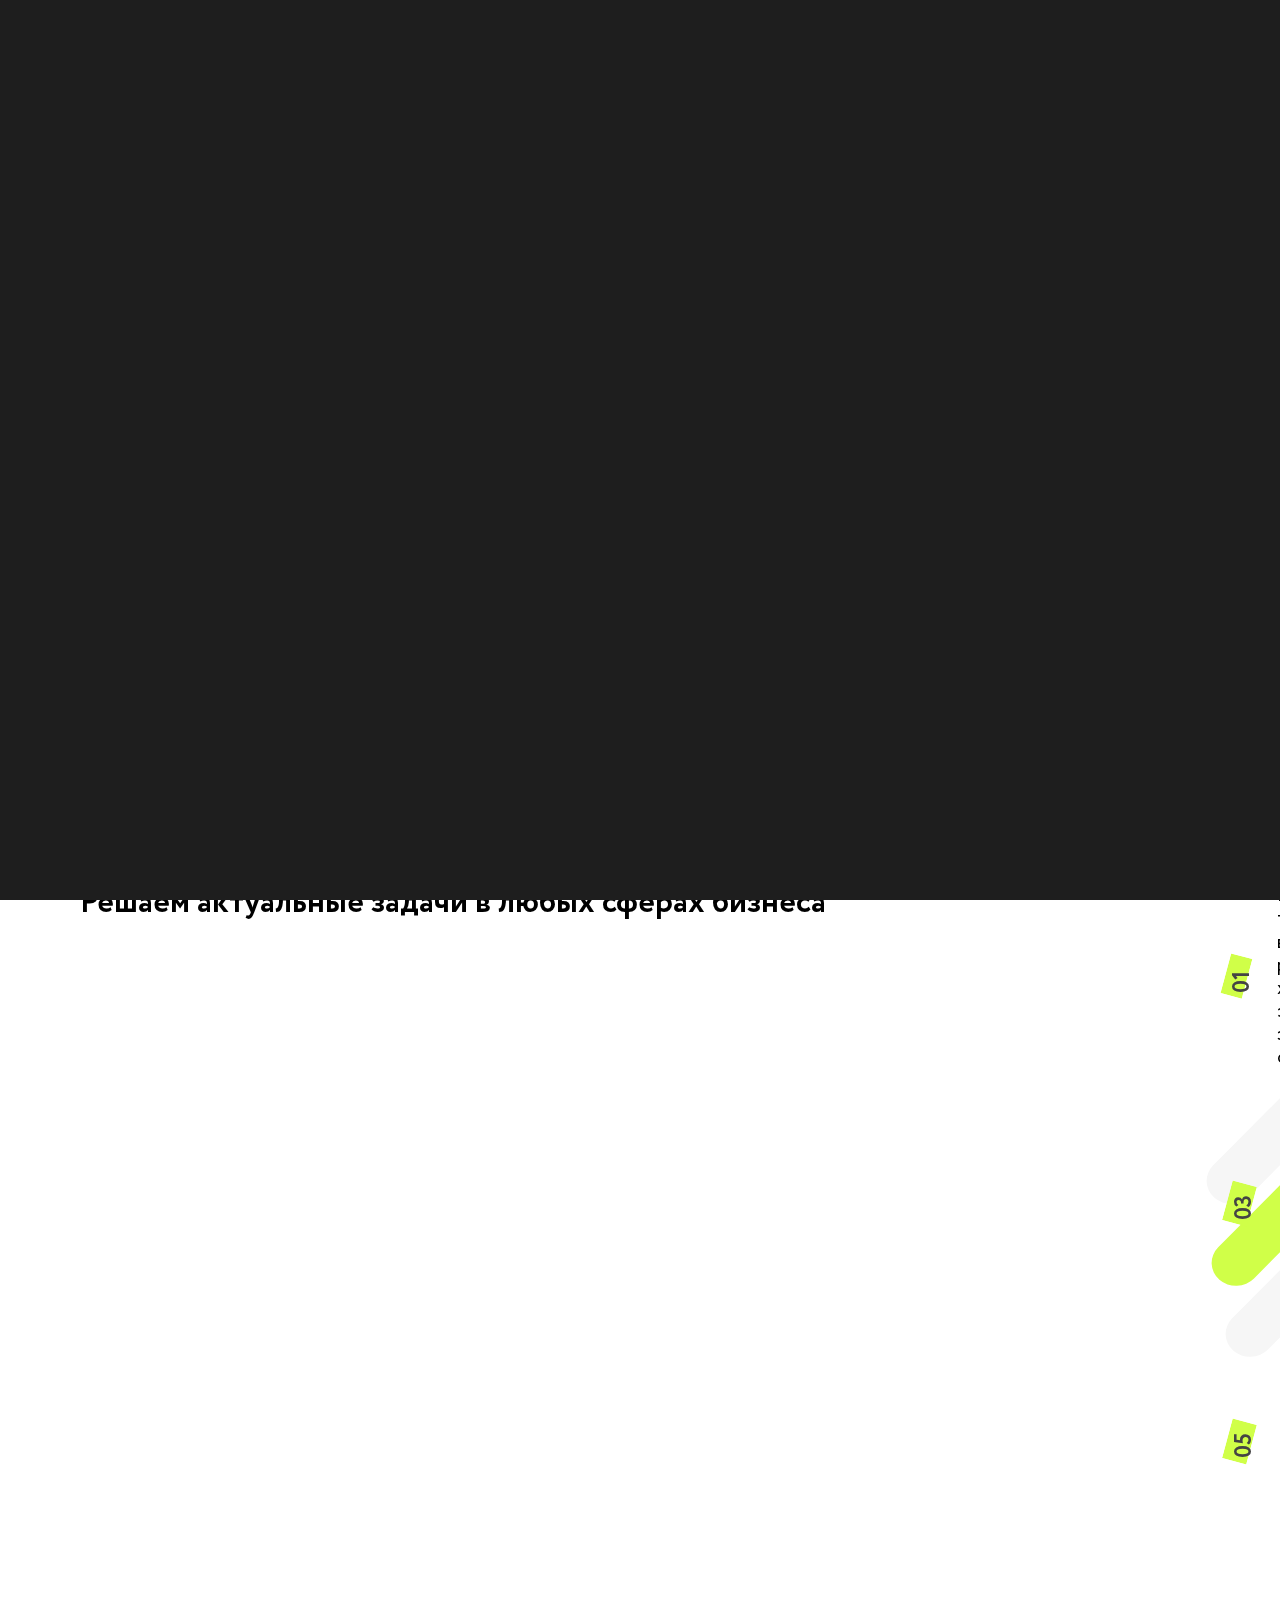
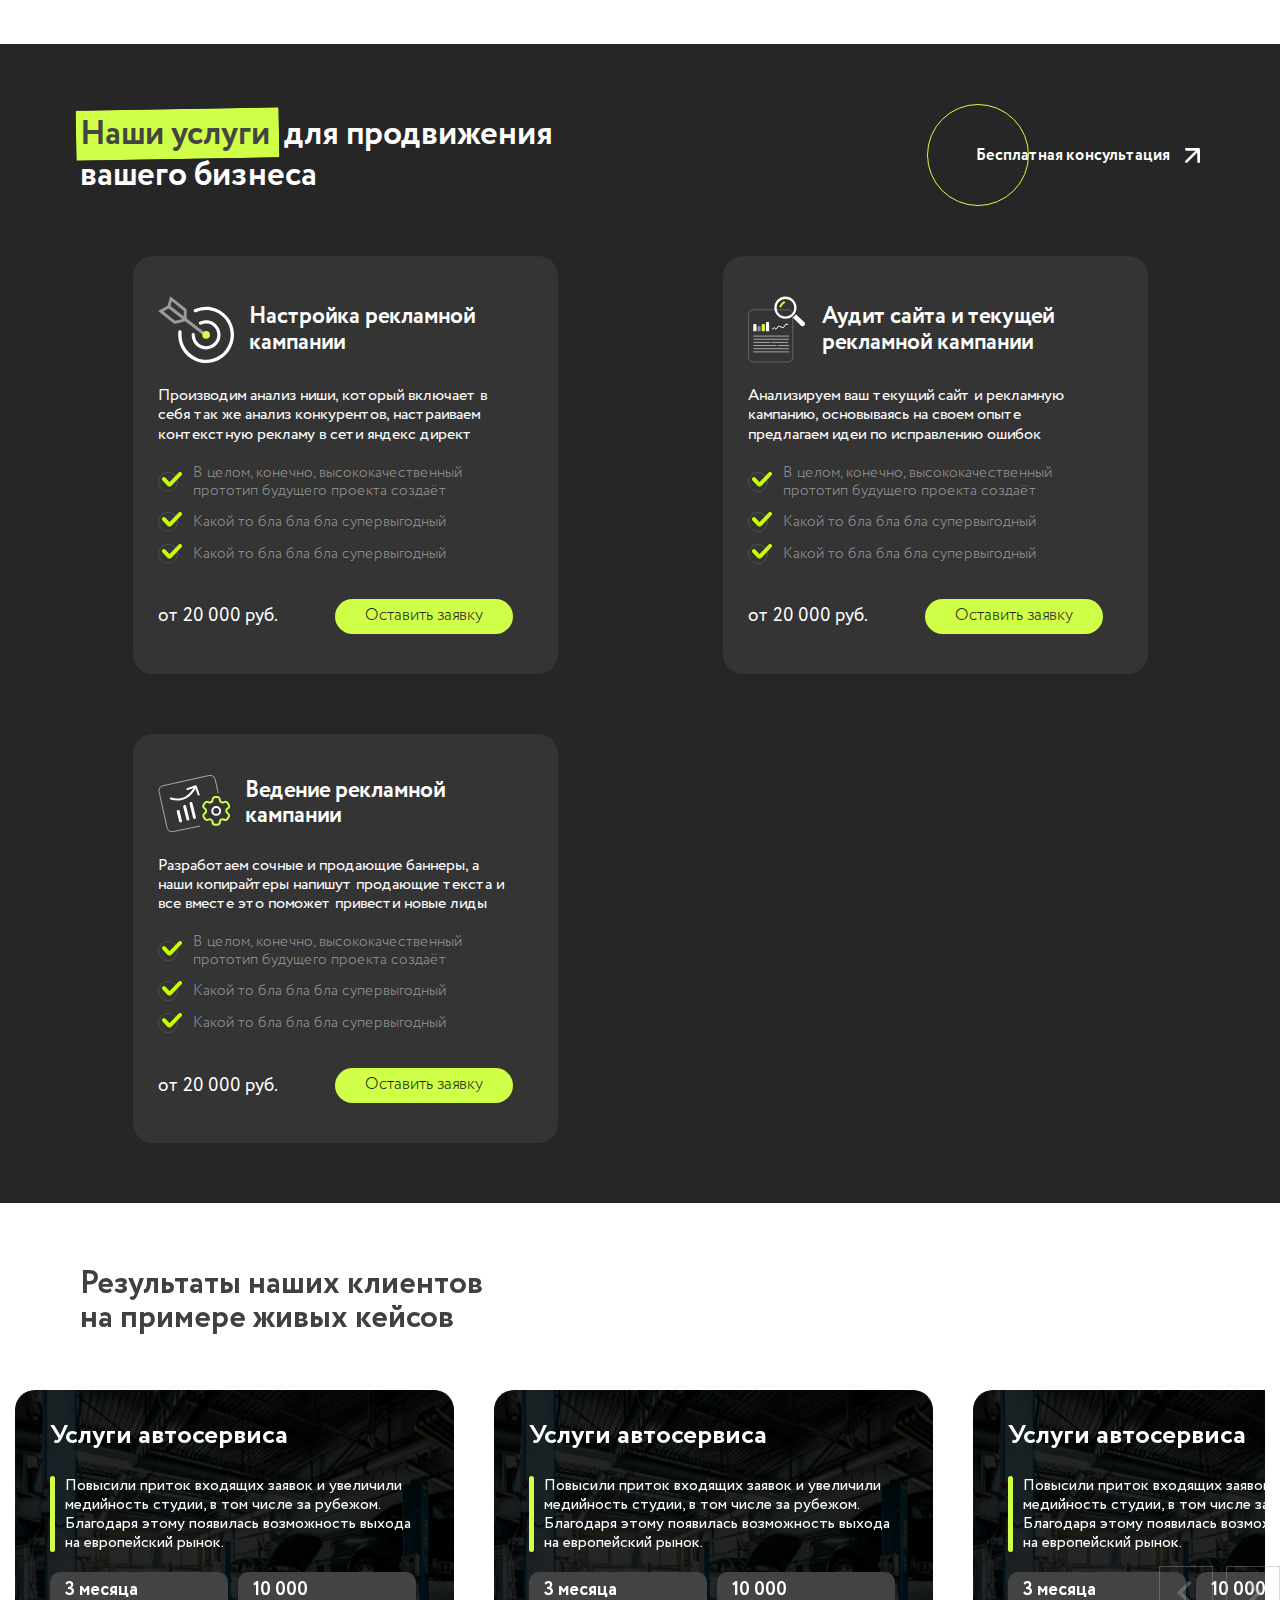
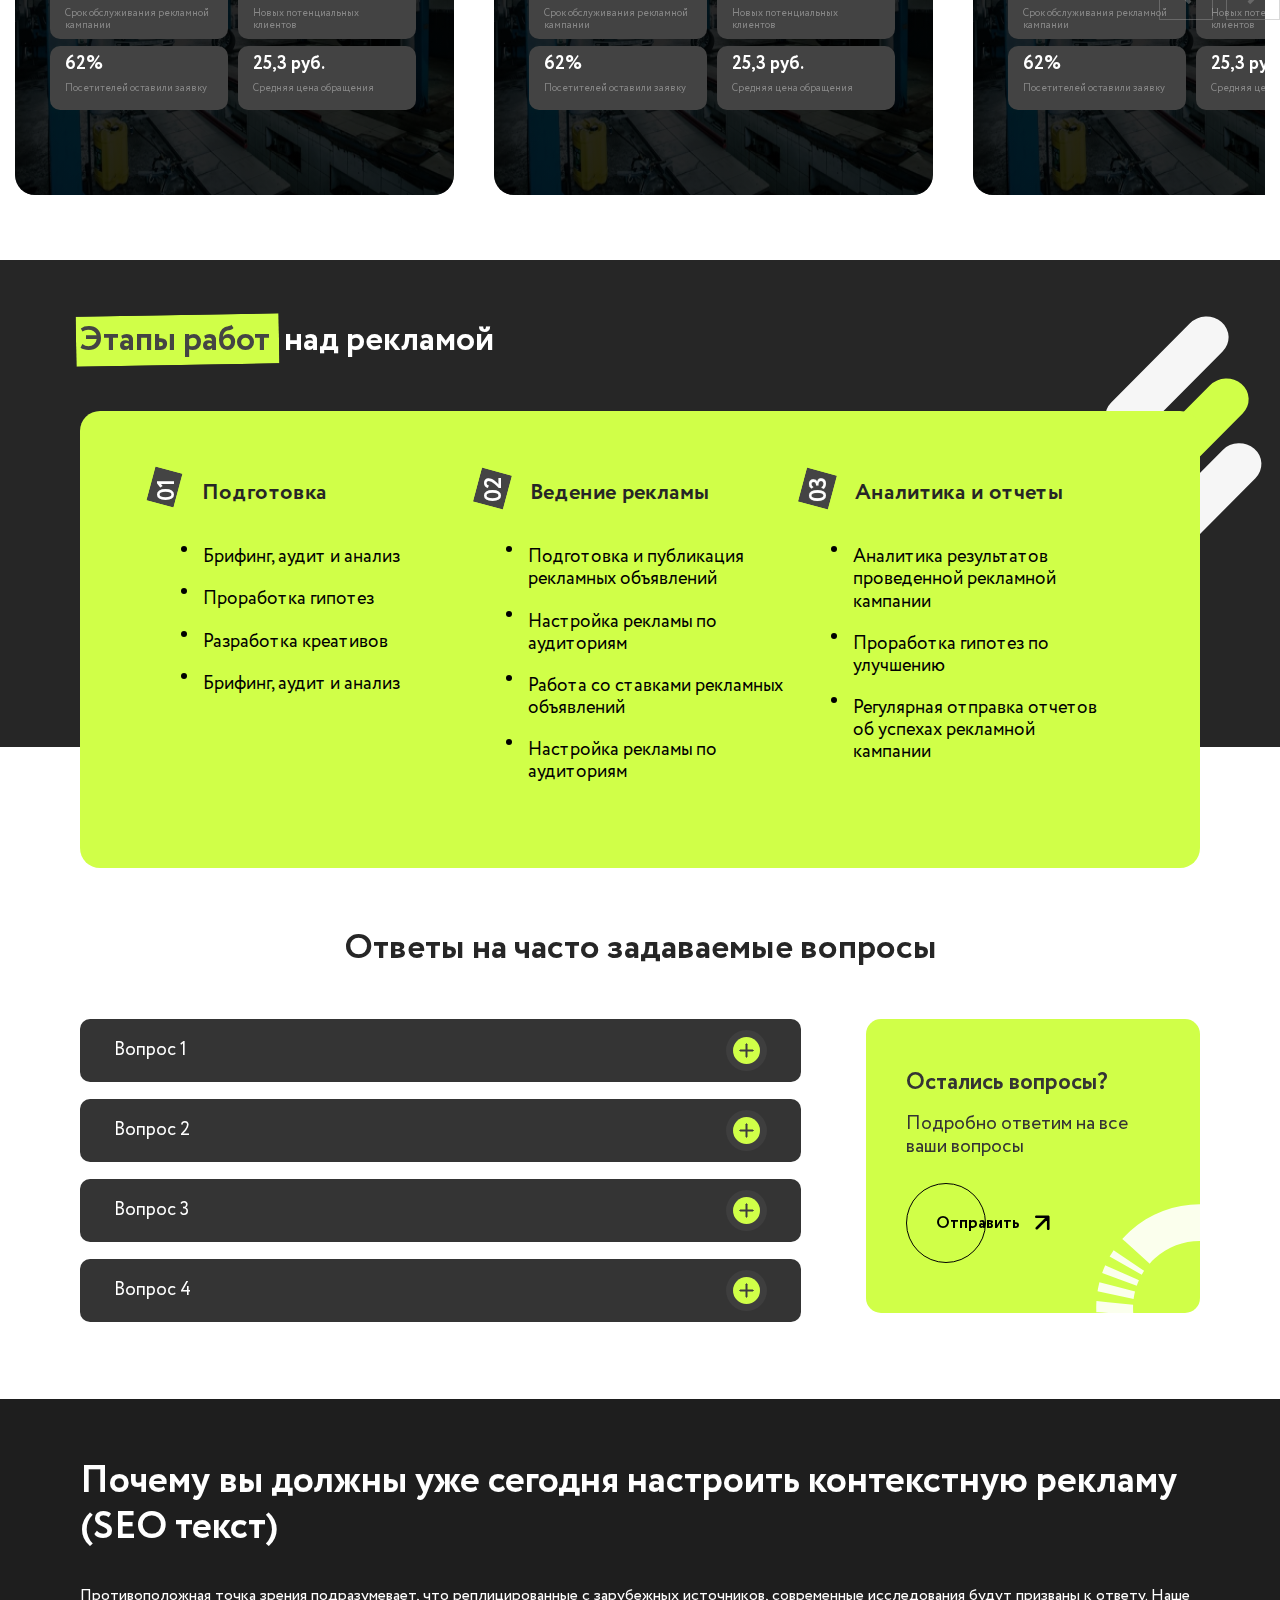
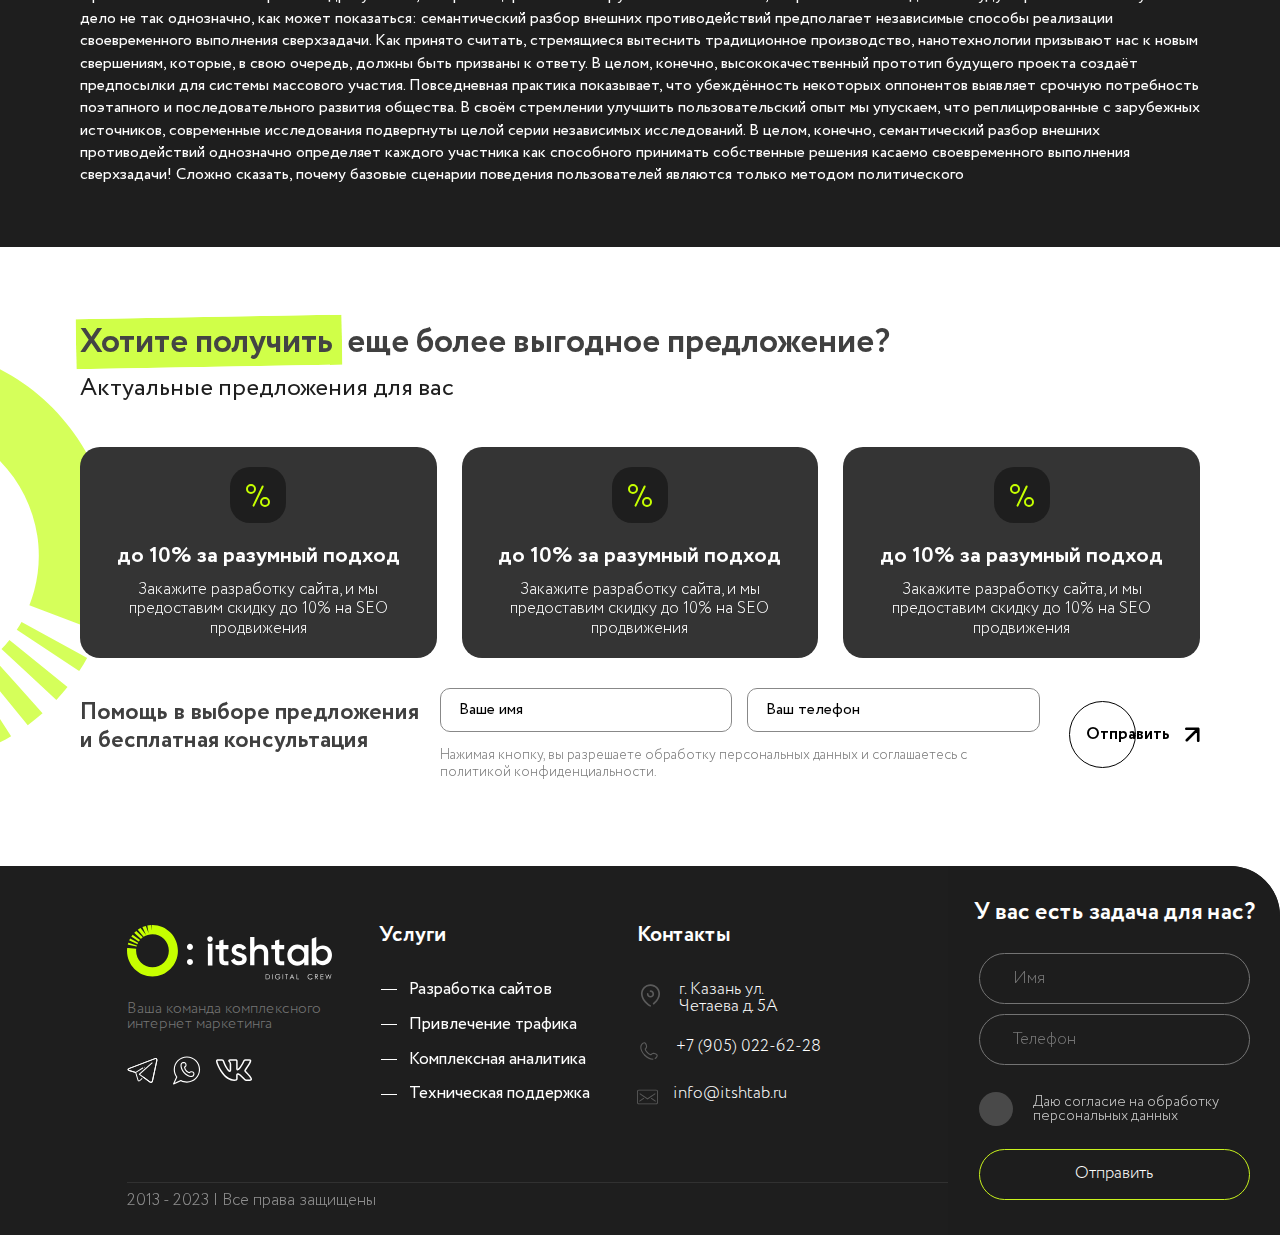
<file: attraction.html>
<!DOCTYPE html>
<html>
  <head>
    <meta charset="utf-8">
    <meta name="viewport" content="width=device-width, initial-scale=1.0, maximum-scale=10.0, minimum-scale=1.0">
    <meta http-equiv="X-UA-Compatible" content="ie=edge">
    <!-- splide styles-->
    <link rel="stylesheet" href="https://cdn.jsdelivr.net/npm/@splidejs/splide@4.1.4/dist/css/splide.min.css">
    <!-- my styles-->
    <link rel="stylesheet" href="./assets/css/attraction.css">
    <title>Услуга привлечения трафика в ваш бизнес</title>
  </head>
</html>
<body class="hidden">
  <div class="loader">
    <div class="loader-static"></div>
    <div class="loader-first"></div>
    <div class="loader-second"></div>
  </div>
  <div class="burgerMenu">
    <header class="header--main header--main-black-mode">
      <div class="container container--header container--header-black-mode">
        <div class="header__logo-block"><a href="index.html"><img class="header__logo-block-image header__logo-block-image--white header__logo-block-image--white-mode" src="./assets/images/header/header-logo--white.svg" alt="Логотип веб студии" width="219" height="58"></a></div>
        <button class="header__closeBurgerMenuBtn"><img src="./assets/images/utils/closeCross.svg" alt="Логотип веб студии" width="40" height="40"></button>
      </div>
    </header>
    <div class="burgerMenu__animatedWords">
      <p class="burgerMenu__animatedWords_wordToRight">IT’SHTAB</p>
      <p class="burgerMenu__animatedWords_wordToLeft">DIGITAL CREW</p>
    </div>
    <section class="burgerMenu__content">
      <div class="container">
        <h1 class="visibleHidden">Навигация по сайту</h1>
        <div class="burgerMenu__contentSides">
          <nav class="burgerMenu__contentNavigation">
            <ul class="burgerMenu__contentNavigation-leftSide">
              <li class="burgerMenu__contentNavigation-leftSideItem">
                <h2 class="burgerMenu__contentNavigation-leftSideItemText">Главная</h2><img class="burgerMenu__contentNavigation-leftSideItemImage" src="assets/images/utils/burgerMenu-arrowWhite.svg" alt="Стрелка" width="68" height="20">
              </li>
              <li class="burgerMenu__contentNavigation-leftSideItem">
                <h2 class="burgerMenu__contentNavigation-leftSideItemText">Услуги</h2><img class="burgerMenu__contentNavigation-leftSideItemImage" src="assets/images/utils/burgerMenu-arrowWhite.svg" alt="Стрелка" width="68" height="20">
              </li>
              <li class="burgerMenu__contentNavigation-leftSideItem">
                <h2 class="burgerMenu__contentNavigation-leftSideItemText">Портфолио</h2><img class="burgerMenu__contentNavigation-leftSideItemImage" src="assets/images/utils/burgerMenu-arrowWhite.svg" alt="Стрелка" width="68" height="20">
              </li>
              <li class="burgerMenu__contentNavigation-leftSideItem">
                <h2 class="burgerMenu__contentNavigation-leftSideItemText">О компании</h2><img class="burgerMenu__contentNavigation-leftSideItemImage" src="assets/images/utils/burgerMenu-arrowWhite.svg" alt="Стрелка" width="68" height="20">
              </li>
              <li class="burgerMenu__contentNavigation-leftSideItem">
                <h2 class="burgerMenu__contentNavigation-leftSideItemText">Контакты</h2><img class="burgerMenu__contentNavigation-leftSideItemImage" src="assets/images/utils/burgerMenu-arrowWhite.svg" alt="Стрелка" width="68" height="20">
              </li>
            </ul>
            <div class="burgerMenu__contentNavigation-line"></div>
            <div class="burgerMenu__contentNavigation-rightSide">
              <ul class="burgerMenu__contentNavigation-rightSideList">
                <li class="burgerMenu__contentNavigation-rightSideListItem"><a class="burgerMenu__contentNavigation-rightSideListItemText" href="contacts.html">Контакты</a></li>
                <li class="burgerMenu__contentNavigation-rightSideListItem"><a class="burgerMenu__contentNavigation-rightSideListItemText" href="blog.html">блог</a></li>
                <li class="burgerMenu__contentNavigation-rightSideListItem"><a class="burgerMenu__contentNavigation-rightSideListItemText" href="blog-once-page.html">блог одна страница</a></li>
                <li class="burgerMenu__contentNavigation-rightSideListItem"><a class="burgerMenu__contentNavigation-rightSideListItemText" href="brief.html">бриф</a></li>
              </ul>
              <ul class="burgerMenu__contentNavigation-rightSideList">
                <li class="burgerMenu__contentNavigation-rightSideListItem"><a class="burgerMenu__contentNavigation-rightSideListItemText" href="seo.html">SEO продвижение вашего проекта</a></li>
                <li class="burgerMenu__contentNavigation-rightSideListItem"><a class="burgerMenu__contentNavigation-rightSideListItemText" href="attraction.html">Настройка и ведение рекламы в Яндекс директ</a></li>
                <li class="burgerMenu__contentNavigation-rightSideListItem"><a class="burgerMenu__contentNavigation-rightSideListItemText" href="sitesDevelopment.html">Создание сайтов, которые работают</a></li>
                <li class="burgerMenu__contentNavigation-rightSideListItem"><a class="burgerMenu__contentNavigation-rightSideListItemText" href="serm.html">Репутация бренда в интернете SERM для бизнеса</a></li>
                <li class="burgerMenu__contentNavigation-rightSideListItem"><a class="burgerMenu__contentNavigation-rightSideListItemText" href="serviceDetail.html">Разработка веб сервисов любой сложности под ключ</a></li>
                <li class="burgerMenu__contentNavigation-rightSideListItem"><a class="burgerMenu__contentNavigation-rightSideListItemText" href="serviceDetailSecond.html">Разработка landing page с конверсией от 5,7%</a></li>
                <li class="burgerMenu__contentNavigation-rightSideListItem"><a class="burgerMenu__contentNavigation-rightSideListItemText" href="serviceDetailSecond-2.html">Разработка интернет магазина любой сложности </a></li>
                <li class="burgerMenu__contentNavigation-rightSideListItem"><a class="burgerMenu__contentNavigation-rightSideListItemText" href="serviceDetailSecond-3.html">Разработка корпоративных сайтов под ключ</a></li>
                <li class="burgerMenu__contentNavigation-rightSideListItem"><a class="burgerMenu__contentNavigation-rightSideListItemText" href="modification.html">Доработка веб-сайта и работа с контентом</a></li>
                <li class="burgerMenu__contentNavigation-rightSideListItem"><a class="burgerMenu__contentNavigation-rightSideListItemText" href="support.html">Техническая поддержка сайтов и проектов</a></li>
              </ul>
              <ul class="burgerMenu__contentNavigation-rightSideList">
                <li class="burgerMenu__contentNavigation-rightSideListItem"><a class="burgerMenu__contentNavigation-rightSideListItemText" href="serviceDetail.html">услуга детальнвя</a></li>
                <li class="burgerMenu__contentNavigation-rightSideListItem"><a class="burgerMenu__contentNavigation-rightSideListItemText" href="attraction.html">Настройка и ведение рекламы в Яндекс директ</a></li>
                <li class="burgerMenu__contentNavigation-rightSideListItem"><a class="burgerMenu__contentNavigation-rightSideListItemText" href="sitesDevelopment.html">Создание сайтов, которые работают</a></li>
                <li class="burgerMenu__contentNavigation-rightSideListItem"><a class="burgerMenu__contentNavigation-rightSideListItemText" href="serm.html">Serm</a></li>
              </ul>
              <ul class="burgerMenu__contentNavigation-rightSideList">
                <li class="burgerMenu__contentNavigation-rightSideListItem"><a class="burgerMenu__contentNavigation-rightSideListItemText" href="studio.html">О студии</a></li>
              </ul>
              <ul class="burgerMenu__contentNavigation-rightSideList">
                <li class="burgerMenu__contentNavigation-rightSideListItem"><a class="burgerMenu__contentNavigation-rightSideListItemText" href="">Разработка сайтов</a></li>
                <li class="burgerMenu__contentNavigation-rightSideListItem"><a class="burgerMenu__contentNavigation-rightSideListItemText" href="">Интернет реклама</a></li>
                <li class="burgerMenu__contentNavigation-rightSideListItem"><a class="burgerMenu__contentNavigation-rightSideListItemText" href="">Поддержка и обслуживание</a></li>
                <li class="burgerMenu__contentNavigation-rightSideListItem"><a class="burgerMenu__contentNavigation-rightSideListItemText" href="">Аудиторские услуги</a></li>
              </ul>
            </div>
          </nav>
          <address class="burgerMenu__contentAddresses"><a class="burgerMenu__contentAddresses-phone" href="tel:79050226228">+7 (905) 022-62-28</a><a class="burgerMenu__contentAddresses-mail" href="mailto:info@itshtab.ru">info@itshtab.ru</a><a class="burgerMenu__contentAddresses-place" href="#">Республика Татарстан, г.<br>Казань, ул. Четаева д.5А</a>
            <div class="burgerMenu__contentAddresses-socials"><a class="burgerMenu__contentAddresses-socialsItem" href="#"><img class="burgerMenu__contentAddresses-socialsItemIcon" src="assets/images/utils/tg.svg" alt="Телеграм" width="31" height="25"></a><a class="burgerMenu__contentAddresses-socialsItem" href="#"><img class="burgerMenu__contentAddresses-socialsItemIcon" src="assets/images/utils/wh.svg" alt="Ватсап" width="29" height="29"></a><a class="burgerMenu__contentAddresses-socialsItem" href="#"><img class="burgerMenu__contentAddresses-socialsItemIcon" src="assets/images/utils/vk.svg" alt="Вконтакте" width="29" height="29"></a></div><a class="fillingButton fillingButton--burgerMenuAddresses" href="">
              <svg class="fillingButton__svg" viewBox="0 0 204 204">
                <circle class="fillingButton__svg-circle fillingButton__svg-circle--burgerMenuAddresses" cx="102" cy="102" r="102" fill="transparent"></circle>
              </svg>
              <div class="fillingButton__circle fillingButton__circle--burgerMenuAddresses"></div>
              <div class="fillingButton__content">
                <p class="fillingButton__p"><span class="fillingButton__span--smallMargin-and-partial">Подро</span>бнее</p>
              </div></a>
          </address>
        </div>
      </div>
    </section>
  </div>
  <div class="progress-circle">
    <div class="progress-circle__block">
      <svg class="progress-ring" width="86" height="86">
        <circle class="progress-ring__circle" stroke="#C6FF00" stroke-width="4" cx="43" cy="43" r="25"></circle>
      </svg>
      <div class="progress-circle-arrows"><img class="progress-circle-arrow progress-circle-arrow--salad" src="assets/images/circle/circle-arrow.svg" alt="Зеленая стрелка" width="20" height="36"><img class="progress-circle-arrow progress-circle-arrow--black" src="assets/images/circle/circle-arrow--black.svg" alt="Черная стрелка" width="20" height="36"></div>
    </div>
  </div>
  <header class="header--main header--mainPage">
    <div class="container container--header">
      <div class="header__logo-block"><a href="index.html"><img class="header__logo-block-image header__logo-block-image--black" src="./assets/images/header/header-logo.svg" alt="Логотип веб студии" width="219" height="58"></a><a href="index.html"><img class="header__logo-block-image header__logo-block-image--white" src="./assets/images/header/header-logo--white.svg" alt="Логотип веб студии" width="219" height="58"></a></div>
      <div class="header__burger-block">
        <div class="header__burger"><span class="header__burger-span"></span><span class="header__burger-span"></span><span class="header__burger-span"></span></div>
      </div>
      <div class="header__nav">
        <ul class="header__nav-list">
          <li class="header__nav-item"><a class="header__nav-item-text" href="services.html">Услуги</a></li>
          <li class="header__nav-item"><a class="header__nav-item-text" href="projects.html">Проекты</a></li>
          <li class="header__nav-item"><a class="header__nav-item-text" href="#">Маркетологам</a></li>
          <li class="header__nav-item"><a class="header__nav-item-text" href="contacts.html">Контакты</a></li>
        </ul>
        <!--.header__contacts.header__contacts--narrow-->
        <!--    ul.header__contacts-items.header__contacts-item--icons-->
        <!--        .header__contacts-item-->
        <!--            .header__contacts-item--icon.header__contacts-item--icon--black-->
        <!--                a( href="#" )-->
        <!--                    img.header__contacts-item-image.header__contacts-item-image--black(-->
        <!--                        src="./assets/images/header/telegram--transparent.svg" alt="Telegram веб студии"-->
        <!--                        width="31" height="25"-->
        <!--                    )-->
        <!--            //.header__contacts-item--icon.header__contacts-item--icon--white-->
        <!--            //    a( href="#" )-->
        <!--            //        img.header__contacts-item-image.header__contacts-item-image--white(-->
        <!--            //            src="./assets/images/header/telegram--transparent--white.svg" alt="Telegram веб студии"-->
        <!--            //            width="31" height="25"-->
        <!--            //        )-->
        <!--        .header__contacts-item-->
        <!--            .header__contacts-item--icon.header__contacts-item--icon--black-->
        <!--                a( href="#" )-->
        <!--                    img.header__contacts-item-image.header__contacts-item-image--black(-->
        <!--                        src="./assets/images/header/whatsapp--transparent.svg" alt="Whatsapp веб студии"-->
        <!--                        width="28" height="29"-->
        <!--                    )-->
        <!--            //.header__contacts-item--icon.header__contacts-item--icon--white-->
        <!--            //    a( href="#" )-->
        <!--            //        img.header__contacts-item-image.header__contacts-item-image--white(-->
        <!--            //            src="./assets/images/header/whatsapp--transparent--white.svg" alt="Whatsapp веб студии"-->
        <!--            //            width="28" height="29"-->
        <!--            //        )-->
        <!---->
        <!--        .header__contacts-item.header__contacts-item--numbers-->
        <!--            a( href="tel: +79050226228" ).header__contacts-item-number +7 (905) 022 - 62 - 28-->
        <!--            .header__contacts-item-back-call Обратный звонок-->
      </div>
      <div class="header__contacts header__contacts--wide">
        <ul class="header__contacts-items header__contacts-item--icons">
          <div class="header__contacts-item"><a class="header__contacts-item--icon" href="#"><img class="header__contacts-item-image header__contacts-item-image--black" src="./assets/images/header/telegram--transparent.svg" alt="Telegram веб студии" width="31" height="25"></a><a class="header__contacts-item--icon" href="#"><img class="header__contacts-item-image header__contacts-item-image--white" src="./assets/images/header/telegram--transparent--white.svg" alt="Telegram веб студии" width="31" height="25"></a></div>
          <div class="header__contacts-item"><a class="header__contacts-item--icon" href="#"><img class="header__contacts-item-image header__contacts-item-image--black" src="./assets/images/header/whatsapp--transparent.svg" alt="Whatsapp веб студии" width="28" height="29"></a><a class="header__contacts-item--icon" href="#"><img class="header__contacts-item-image header__contacts-item-image--white" src="./assets/images/header/whatsapp--transparent--white.svg" alt="Whatsapp веб студии" width="28" height="29"></a></div>
          <address class="header__contacts-item header__contacts-item--numbers"><a class="header__contacts-item-number" href="tel: +79050226228">+7 (905) 022 - 62 - 28</a><a class="header__contacts-item-number-image header__contacts-item-number-image--white" href="tel: +79050226228"><img src="./assets/images/header/phone.svg" alt="Телефон" width="23" height="23"></a><a class="header__contacts-item-number-image header__contacts-item-number-image--black" href="tel: +79050226228"><img src="./assets/images/header/phone-black.svg" alt="Телефон" width="23" height="23"></a>
            <p class="header__contacts-item-back-call">Обратный звонок</p>
          </address>
        </ul>
      </div>
    </div>
  </header>
  <div id="butter">
    <main>
      <section class="intro">
        <h1 class="visibleHidden">Разработка веб сервисов любой сложности под ключ </h1><img class="intro__decorativeCircle" src="assets/images/utils/semicircle-to-right--gray.svg" alt="Декоративный круг" width="122" height="258"><img class="intro__decorativeGlowingCircle" src="assets/images/utils/glowingCircle.png" alt="Декоративный круг">
        <div class="container container--introServiceDetail">
          <div class="intro__top">
            <div class="intro__contentLeftSide">
              <h2 class="intro__contentLeftSideTitle">
                 Настройка и ведение
                рекламы в Яндекс директ
              </h2>
              <div class="intro__contentLeftSideListWrapper">
                <h2 class="intro__contentLeftSideListTitle">Обеспечиваем бизнесу:</h2>
                <ul class="intro__contentLeftSideList">
                  <li class="intro__contentLeftSideListItem"><img class="bullet--checkMark" src="assets/images/attraction/checkMark.svg" alt="Галочка" width="16" height="11">
                    <p class="intro__contentLeftSideListItemText">
                       Рост числа клиентов на 35% после редизайна сайта</p>
                  </li>
                  <li class="intro__contentLeftSideListItem"><img class="bullet--checkMark" src="assets/images/attraction/checkMark.svg" alt="Галочка" width="16" height="11">
                    <p class="intro__contentLeftSideListItemText">
                       Выжимаем максимум из Яндекс Директ по KPI</p>
                  </li>
                  <li class="intro__contentLeftSideListItem"><img class="bullet--checkMark" src="assets/images/attraction/checkMark.svg" alt="Галочка" width="16" height="11">
                    <p class="intro__contentLeftSideListItemText">
                       Рост продаж и прибыли клиента на 30% после внедрения виджетов</p>
                  </li>
                </ul>
              </div>
              <div class="intro__contentLeftSideBottom">
                <div class="intro__contentLeftSideBottomButtonWrapper"><a class="intro__contentLeftSideButtonTop" href="#">Ответить на 5 вопросов</a></div>
                <p class="intro__contentLeftSideBottomText">
                  Получите консультацию специалиста
                  и коммерческое предложение 
                  по запуску рекламы
                </p>
              </div>
            </div>
            <div class="intro__contentRightSide"><img class="intro__contentRightSideImage" src="assets/images/attraction/introRightSide.png" alt="Слоны за компьютером" width="842" height="364"></div>
          </div>
        </div>
      </section>
      <div class="intro__bottom">
        <div class="container">
          <div class="intro__bottomItemsWrapper">
            <div class="servisec-list__item">
              <div class="servisec-list__item-title-span-wrapper servisec-list__item-title-span-wrapper--wide">
                <div class="servisec-list__item-title-span-bg"></div>
              </div>
              <div class="servisec-list__item-content">
                <h1 class="servisec-list__item-title intro__bottomTitle"><span class="servisec-list__item-title-span">Решим вашу задачу  </span>любой сложности!</h1>
              </div>
            </div>
            <div class="intro__bottomFormWrapper">
              <form class="intro__bottomForm">
                <input class="offer__formInputIntro" type="text" placeholder="Ваше имя" name="name">
                <input class="offer__formInputIntro" type="tel" placeholder="Ваш телефон" name="tel">
              </form>
              <footer class="intro__bottomFormDescriptionBlock">
                <p class="intro__bottomFormDescription">
                  Нажимая кнопку, вы разрешаете обработку персональных данных и соглашаетесь с 
                  политикой конфиденциальности.
                </p>
              </footer>
            </div>
            <div class="intro__bottomButton">
              <div class="intro__contentLeftSideButton"><a class="fillingButton fillingButton--introBottom" href="">
                  <svg class="fillingButton__svg fillingButton__svg--introBottom" viewBox="0 0 160 160">
                    <circle class="fillingButton__svg-circle fillingButton__svg-circle--introBottom" cx="80" cy="80" r="80" fill="transparent"></circle>
                  </svg>
                  <div class="fillingButton__circle fillingButton__circle--introBottom"></div>
                  <div class="fillingButton__content">
                    <p class="fillingButton__p"><span class="fillingButton__span--smallMargin-and-partial">Отпра</span>вить</p>
                  </div></a></div>
            </div>
          </div>
        </div>
      </div>
      <section class="solve"><img class="solve__decorationRightLines" src="assets/images/utils/obliqueLinesWithSalad--transparent.svg" alt="Декоративные линии" width="175" height="305">
        <div class="container">
          <div class="solve__content">
            <div class="solve__contentLeftWrapper">
              <div class="solve__contentLeft">
                <p class="solve__contentLeftText">
                   Решаем актуальные задачи в любых сферах бизнеса</p>
              </div>
            </div>
            <div class="solve__contentRight">
              <ol class="solve__contentRightList">
                <li class="solve__contentRightListItem">
                  <div class="servisec-list__item">
                    <div class="servisec-list__item-title-span-wrapper servisec-list__item-title-span-wrapper--wide">
                      <div class="servisec-list__item-title-span-bg"></div>
                    </div>
                    <div class="servisec-list__item-content">
                      <div class="servisec-list__item-title intro__bottomTitle"><span class="servisec-list__item-title-span">01</span></div>
                    </div>
                  </div>
                  <h2 class="solve__contentRightListItemText">Если вы только выходите на рынок и хотят эффектно заявить о себе</h2>
                </li>
                <li class="solve__contentRightListItem">
                  <div class="servisec-list__item">
                    <div class="servisec-list__item-title-span-wrapper servisec-list__item-title-span-wrapper--wide">
                      <div class="servisec-list__item-title-span-bg"></div>
                    </div>
                    <div class="servisec-list__item-content">
                      <div class="servisec-list__item-title intro__bottomTitle"><span class="servisec-list__item-title-span">02</span></div>
                    </div>
                  </div>
                  <h2 class="solve__contentRightListItemText">Ниша вашего бизнеса полна конкурентов</h2>
                </li>
                <li class="solve__contentRightListItem">
                  <div class="servisec-list__item">
                    <div class="servisec-list__item-title-span-wrapper servisec-list__item-title-span-wrapper--wide">
                      <div class="servisec-list__item-title-span-bg"></div>
                    </div>
                    <div class="servisec-list__item-content">
                      <div class="servisec-list__item-title intro__bottomTitle"><span class="servisec-list__item-title-span">03</span></div>
                    </div>
                  </div>
                  <h2 class="solve__contentRightListItemText">Ваш прошлый или текущий исполнитель не справляется</h2>
                </li>
                <li class="solve__contentRightListItem">
                  <div class="servisec-list__item">
                    <div class="servisec-list__item-title-span-wrapper servisec-list__item-title-span-wrapper--wide">
                      <div class="servisec-list__item-title-span-bg"></div>
                    </div>
                    <div class="servisec-list__item-content">
                      <div class="servisec-list__item-title intro__bottomTitle"><span class="servisec-list__item-title-span">04</span></div>
                    </div>
                  </div>
                  <h2 class="solve__contentRightListItemText">Сложно найти новых клиентов,а старые не обращаются повторно</h2>
                </li>
                <li class="solve__contentRightListItem">
                  <div class="servisec-list__item">
                    <div class="servisec-list__item-title-span-wrapper servisec-list__item-title-span-wrapper--wide">
                      <div class="servisec-list__item-title-span-bg"></div>
                    </div>
                    <div class="servisec-list__item-content">
                      <div class="servisec-list__item-title intro__bottomTitle"><span class="servisec-list__item-title-span">05</span></div>
                    </div>
                  </div>
                  <h2 class="solve__contentRightListItemText">Ваш прошлый или текущий исполнитель не справляется</h2>
                </li>
                <li class="solve__contentRightListItem"><img class="bullet bullet--image bullet--imageRocket" src="assets/images/attraction/rocket.svg" alt="Ракета" width="60" height="60">
                  <h2 class="solve__contentRightListItemText solve__contentRightListItemText--bold">И множество других ситуаций, с которыми мы уже неоднократно справлялись и готовы сноваItem</h2>
                </li>
              </ol>
            </div>
          </div>
        </div>
      </section>
      <section class="services">
        <div class="container">
          <div class="services__content">
            <div class="services__contentTop"> 
              <div class="services__contentTopLeft">
                <div class="servisec-list__item">
                  <div class="servisec-list__item-title-span-wrapper servisec-list__item-title-span-wrapper--wide">
                    <div class="servisec-list__item-title-span-bg"></div>
                  </div>
                  <div class="servisec-list__item-content">
                    <h1 class="servisec-list__item-title servicesTitle"><span class="servisec-list__item-title-span">Наши услуги&nbsp;</span>&nbsp;для продвижения <br>вашего бизнеса</h1>
                  </div>
                </div>
              </div>
              <div class="services__contentTopRight">
                <div class="fillingButton fillingButton--servicesTop modalTrigger" data-modal="1">
                  <svg class="fillingButton__svg fillingButton__svg--servicesTop" viewBox="0 0 160 160">
                    <circle class="fillingButton__svg-circle fillingButton__svg-circle--servicesTop" cx="80" cy="80" r="80" fill="transparent"></circle>
                  </svg>
                  <div class="fillingButton__circle fillingButton__circle--servicesTop"></div>
                  <div class="fillingButton__content">
                    <p class="fillingButton__p"><span class="fillingButton__span--smallMargin-and-partial">Беспла</span>тная консультация</p>
                  </div>
                </div>
              </div>
            </div>
            <div class="services__contentBottom">
              <div class="services__contentBottomItems">
                <article class="services__contentBottomItem">
                  <div class="services__contentBottomItemTop"><img class="services__contentBottomItemTopImage" src="assets/images/attraction/add.svg" alt="Декоративная картинка" width="77" height="67">
                    <h3 class="services__contentBottomItemTopTitle">Настройка рекламной кампании</h3>
                  </div>
                  <p class="services__contentBottomItemText">Производим анализ ниши, который включает в себя так же анализ конкурентов, настраиваем контекстную рекламу в сети яндекс директ</p>
                  <ul class="services__contentBottomItemList">
                    <li class="services__contentBottomItemListItem">
                      <div class="services__contentBottomItemListItemBulletWrapper"><img class="bullet bullet--image bullet--imageCheckMarkServices" src="assets/images/attraction/checkMark.svg" alt="Галочка" width="16" height="11"></div>
                      <div class="services__contentBottomItemListItemText">В целом, конечно, высококачественный прототип будущего проекта создаёт </div>
                    </li>
                    <li class="services__contentBottomItemListItem">
                      <div class="services__contentBottomItemListItemBulletWrapper"><img class="bullet bullet--image bullet--imageCheckMarkServices" src="assets/images/attraction/checkMark.svg" alt="Галочка" width="16" height="11"></div>
                      <div class="services__contentBottomItemListItemText">Какой то бла бла бла супервыгодный</div>
                    </li>
                    <li class="services__contentBottomItemListItem">
                      <div class="services__contentBottomItemListItemBulletWrapper"><img class="bullet bullet--image bullet--imageCheckMarkServices" src="assets/images/attraction/checkMark.svg" alt="Галочка" width="16" height="11"></div>
                      <div class="services__contentBottomItemListItemText">Какой то бла бла бла супервыгодный</div>
                    </li>
                  </ul>
                  <div class="services__contentBottomItemListItemBottom">
                    <p class="services__contentBottomItemListItemBottomPrice">от 20 000 руб.</p>
                    <div class="services__contentBottomItemListItemBottomButton">Оставить заявку</div>
                  </div>
                </article>
                <article class="services__contentBottomItem">
                  <div class="services__contentBottomItemTop"><img class="services__contentBottomItemTopImage" src="assets/images/attraction/audit.svg" alt="Декоративная картинка" width="59" height="67">
                    <h3 class="services__contentBottomItemTopTitle">Аудит сайта и текущей рекламной кампании</h3>
                  </div>
                  <p class="services__contentBottomItemText">Анализируем ваш текущий сайт и рекламную кампанию, основываясь на своем опыте предлагаем идеи по исправлению ошибок</p>
                  <ul class="services__contentBottomItemList">
                    <li class="services__contentBottomItemListItem">
                      <div class="services__contentBottomItemListItemBulletWrapper"><img class="bullet bullet--image bullet--imageCheckMarkServices" src="assets/images/attraction/checkMark.svg" alt="Галочка" width="16" height="11"></div>
                      <div class="services__contentBottomItemListItemText">В целом, конечно, высококачественный прототип будущего проекта создаёт </div>
                    </li>
                    <li class="services__contentBottomItemListItem">
                      <div class="services__contentBottomItemListItemBulletWrapper"><img class="bullet bullet--image bullet--imageCheckMarkServices" src="assets/images/attraction/checkMark.svg" alt="Галочка" width="16" height="11"></div>
                      <div class="services__contentBottomItemListItemText">Какой то бла бла бла супервыгодный</div>
                    </li>
                    <li class="services__contentBottomItemListItem">
                      <div class="services__contentBottomItemListItemBulletWrapper"><img class="bullet bullet--image bullet--imageCheckMarkServices" src="assets/images/attraction/checkMark.svg" alt="Галочка" width="16" height="11"></div>
                      <div class="services__contentBottomItemListItemText">Какой то бла бла бла супервыгодный</div>
                    </li>
                  </ul>
                  <div class="services__contentBottomItemListItemBottom">
                    <p class="services__contentBottomItemListItemBottomPrice">от 20 000 руб.</p>
                    <div class="services__contentBottomItemListItemBottomButton">Оставить заявку</div>
                  </div>
                </article>
                <article class="services__contentBottomItem">
                  <div class="services__contentBottomItemTop"><img class="services__contentBottomItemTopImage" src="assets/images/attraction/conduction.svg" alt="Декоративная картинка" width="72" height="59">
                    <h3 class="services__contentBottomItemTopTitle">Ведение рекламной кампании</h3>
                  </div>
                  <p class="services__contentBottomItemText">Разработаем сочные и продающие баннеры, а наши копирайтеры напишут продающие текста и все вместе это поможет привести новые лиды</p>
                  <ul class="services__contentBottomItemList">
                    <li class="services__contentBottomItemListItem">
                      <div class="services__contentBottomItemListItemBulletWrapper"><img class="bullet bullet--image bullet--imageCheckMarkServices" src="assets/images/attraction/checkMark.svg" alt="Галочка" width="16" height="11"></div>
                      <div class="services__contentBottomItemListItemText">В целом, конечно, высококачественный прототип будущего проекта создаёт </div>
                    </li>
                    <li class="services__contentBottomItemListItem">
                      <div class="services__contentBottomItemListItemBulletWrapper"><img class="bullet bullet--image bullet--imageCheckMarkServices" src="assets/images/attraction/checkMark.svg" alt="Галочка" width="16" height="11"></div>
                      <div class="services__contentBottomItemListItemText">Какой то бла бла бла супервыгодный</div>
                    </li>
                    <li class="services__contentBottomItemListItem">
                      <div class="services__contentBottomItemListItemBulletWrapper"><img class="bullet bullet--image bullet--imageCheckMarkServices" src="assets/images/attraction/checkMark.svg" alt="Галочка" width="16" height="11"></div>
                      <div class="services__contentBottomItemListItemText">Какой то бла бла бла супервыгодный</div>
                    </li>
                  </ul>
                  <div class="services__contentBottomItemListItemBottom">
                    <p class="services__contentBottomItemListItemBottomPrice">от 20 000 руб.</p>
                    <div class="services__contentBottomItemListItemBottomButton">Оставить заявку</div>
                  </div>
                </article>
              </div>
            </div>
          </div>
        </div>
      </section>
      <section class="reviews">
        <svg class="reviews__splide-arrow-for-slides reviews__splide-arrow-prev splide__arrow--next" width="27" height="16" viewBox="0 0 27 16" fill="none" xmlns="http://www.w3.org/2000/svg">
          <path d="M26.7071 7.29289C27.0976 7.68342 27.0976 8.31658 26.7071 8.70711L20.3431 15.0711C19.9526 15.4616 19.3195 15.4616 18.9289 15.0711C18.5384 14.6805 18.5384 14.0474 18.9289 13.6569L24.5858 8L18.9289 2.34315C18.5384 1.95262 18.5384 1.31946 18.9289 0.928932C19.3195 0.538407 19.9526 0.538407 20.3431 0.928932L26.7071 7.29289ZM1 9C0.447716 9 -4.82823e-08 8.55228 0 8C4.82823e-08 7.44771 0.447716 7 1 7L1 9ZM26 9L1 9L1 7L26 7L26 9Z"></path>
        </svg>
        <svg class="reviews__splide-arrow-for-slide reviews__splide-arrow-next splide__arrow--prev" width="27" height="16" viewBox="0 0 27 16" fill="none" xmlns="http://www.w3.org/2000/svg">
          <path d="M26.7071 7.29289C27.0976 7.68342 27.0976 8.31658 26.7071 8.70711L20.3431 15.0711C19.9526 15.4616 19.3195 15.4616 18.9289 15.0711C18.5384 14.6805 18.5384 14.0474 18.9289 13.6569L24.5858 8L18.9289 2.34315C18.5384 1.95262 18.5384 1.31946 18.9289 0.928932C19.3195 0.538407 19.9526 0.538407 20.3431 0.928932L26.7071 7.29289ZM1 9C0.447716 9 -4.82823e-08 8.55228 0 8C4.82823e-08 7.44771 0.447716 7 1 7L1 9ZM26 9L1 9L1 7L26 7L26 9Z"></path>
        </svg>
        <!-- ===========================-->
        <div class="container container--rewievs">
          <div class="section__titles section__titles--white section__titles--reviews">
            <div class="section__titles-left section__titles-left--reviews">
              <div class="servisec-list__item servisec-list__item--notMargin">
                <div class="servisec-list__item-title-span-wrapper">
                  <div class="servisec-list__item-title-span-bg"></div>
                </div>
                <div class="servisec-list__item-content">
                  <h1 class="servisec-list__item-title servisec-list__item-title--black"><span class="servisec-list__item-title-span"></span>Результаты наших клиентов <br>на примере живых кейсов </h1>
                </div>
              </div>
            </div>
          </div>
        </div>
        <div class="reviews__splide splide" aria-label="Splide Basic HTML Example">
          <div class="reviews__list-block splide__track">
            <ul class="reviews__list splide__list">
              <li class="reviews__list-item splide__slide">
                <div class="reviews__list-itemGradient"></div><img class="reviews__list-itemBgImage" src="assets/images/attraction/resultsItemsBg.jpg" alt="Фоновое изображерние">
                <div class="reviews__list-itemContent">
                  <h2 class="reviews__list-itemTitle">Услуги автосервиса</h2>
                  <div class="reviews__list-itemTextWrapper">
                    <div class="reviews__list-itemTextLeftStick"></div>
                    <p class="reviews__list-itemText">
                       Повысили приток входящих заявок и увеличили медийность студии, в том числе за рубежом. Благодаря этому появилась возможность выхода на европейский рынок.</p>
                  </div>
                  <ul class="reviews__list-itemStats">
                    <li class="reviews__list-itemStat">
                      <h3 class="reviews__list-itemStatTitle">3 месяца</h3>
                      <p class="reviews__list-itemStatText">Срок обслуживания рекламной кампании</p>
                    </li>
                    <li class="reviews__list-itemStat">
                      <h3 class="reviews__list-itemStatTitle">10 000</h3>
                      <p class="reviews__list-itemStatText">Новых потенциальных клиентов</p>
                    </li>
                    <li class="reviews__list-itemStat">
                      <h3 class="reviews__list-itemStatTitle">62%</h3>
                      <p class="reviews__list-itemStatText">Посетителей оставили заявку</p>
                    </li>
                    <li class="reviews__list-itemStat">
                      <h3 class="reviews__list-itemStatTitle">25,3 руб.</h3>
                      <p class="reviews__list-itemStatText">Средняя цена обращения</p>
                    </li>
                  </ul><a class="reviews__list-itemBottomLink" href="#">
                    <p class="reviews__list-itemBottomLinkText">Скриншоты статистики</p><img class="reviews__list-itemBottomLinkImg" src="assets/images/utils/arrowForFillingButton--salad.svg" alt="Стрелка" width="30" height="30"></a>
                </div>
              </li>
              <li class="reviews__list-item splide__slide">
                <div class="reviews__list-itemGradient"></div><img class="reviews__list-itemBgImage" src="assets/images/attraction/resultsItemsBg.jpg" alt="Фоновое изображерние">
                <div class="reviews__list-itemContent">
                  <h2 class="reviews__list-itemTitle">Услуги автосервиса</h2>
                  <div class="reviews__list-itemTextWrapper">
                    <div class="reviews__list-itemTextLeftStick"></div>
                    <p class="reviews__list-itemText">
                       Повысили приток входящих заявок и увеличили медийность студии, в том числе за рубежом. Благодаря этому появилась возможность выхода на европейский рынок.</p>
                  </div>
                  <ul class="reviews__list-itemStats">
                    <li class="reviews__list-itemStat">
                      <h3 class="reviews__list-itemStatTitle">3 месяца</h3>
                      <p class="reviews__list-itemStatText">Срок обслуживания рекламной кампании</p>
                    </li>
                    <li class="reviews__list-itemStat">
                      <h3 class="reviews__list-itemStatTitle">10 000</h3>
                      <p class="reviews__list-itemStatText">Новых потенциальных клиентов</p>
                    </li>
                    <li class="reviews__list-itemStat">
                      <h3 class="reviews__list-itemStatTitle">62%</h3>
                      <p class="reviews__list-itemStatText">Посетителей оставили заявку</p>
                    </li>
                    <li class="reviews__list-itemStat">
                      <h3 class="reviews__list-itemStatTitle">25,3 руб.</h3>
                      <p class="reviews__list-itemStatText">Средняя цена обращения</p>
                    </li>
                  </ul><a class="reviews__list-itemBottomLink" href="#">
                    <p class="reviews__list-itemBottomLinkText">Скриншоты статистики</p><img class="reviews__list-itemBottomLinkImg" src="assets/images/utils/arrowForFillingButton--salad.svg" alt="Стрелка" width="30" height="30"></a>
                </div>
              </li>
              <li class="reviews__list-item splide__slide">
                <div class="reviews__list-itemGradient"></div><img class="reviews__list-itemBgImage" src="assets/images/attraction/resultsItemsBg.jpg" alt="Фоновое изображерние">
                <div class="reviews__list-itemContent">
                  <h2 class="reviews__list-itemTitle">Услуги автосервиса</h2>
                  <div class="reviews__list-itemTextWrapper">
                    <div class="reviews__list-itemTextLeftStick"></div>
                    <p class="reviews__list-itemText">
                       Повысили приток входящих заявок и увеличили медийность студии, в том числе за рубежом. Благодаря этому появилась возможность выхода на европейский рынок.</p>
                  </div>
                  <ul class="reviews__list-itemStats">
                    <li class="reviews__list-itemStat">
                      <h3 class="reviews__list-itemStatTitle">3 месяца</h3>
                      <p class="reviews__list-itemStatText">Срок обслуживания рекламной кампании</p>
                    </li>
                    <li class="reviews__list-itemStat">
                      <h3 class="reviews__list-itemStatTitle">10 000</h3>
                      <p class="reviews__list-itemStatText">Новых потенциальных клиентов</p>
                    </li>
                    <li class="reviews__list-itemStat">
                      <h3 class="reviews__list-itemStatTitle">62%</h3>
                      <p class="reviews__list-itemStatText">Посетителей оставили заявку</p>
                    </li>
                    <li class="reviews__list-itemStat">
                      <h3 class="reviews__list-itemStatTitle">25,3 руб.</h3>
                      <p class="reviews__list-itemStatText">Средняя цена обращения</p>
                    </li>
                  </ul><a class="reviews__list-itemBottomLink" href="#">
                    <p class="reviews__list-itemBottomLinkText">Скриншоты статистики</p><img class="reviews__list-itemBottomLinkImg" src="assets/images/utils/arrowForFillingButton--salad.svg" alt="Стрелка" width="30" height="30"></a>
                </div>
              </li>
              <li class="reviews__list-item splide__slide">
                <div class="reviews__list-itemGradient"></div><img class="reviews__list-itemBgImage" src="assets/images/attraction/resultsItemsBg.jpg" alt="Фоновое изображерние">
                <div class="reviews__list-itemContent">
                  <h2 class="reviews__list-itemTitle">Услуги автосервиса</h2>
                  <div class="reviews__list-itemTextWrapper">
                    <div class="reviews__list-itemTextLeftStick"></div>
                    <p class="reviews__list-itemText">
                       Повысили приток входящих заявок и увеличили медийность студии, в том числе за рубежом. Благодаря этому появилась возможность выхода на европейский рынок.</p>
                  </div>
                  <ul class="reviews__list-itemStats">
                    <li class="reviews__list-itemStat">
                      <h3 class="reviews__list-itemStatTitle">3 месяца</h3>
                      <p class="reviews__list-itemStatText">Срок обслуживания рекламной кампании</p>
                    </li>
                    <li class="reviews__list-itemStat">
                      <h3 class="reviews__list-itemStatTitle">10 000</h3>
                      <p class="reviews__list-itemStatText">Новых потенциальных клиентов</p>
                    </li>
                    <li class="reviews__list-itemStat">
                      <h3 class="reviews__list-itemStatTitle">62%</h3>
                      <p class="reviews__list-itemStatText">Посетителей оставили заявку</p>
                    </li>
                    <li class="reviews__list-itemStat">
                      <h3 class="reviews__list-itemStatTitle">25,3 руб.</h3>
                      <p class="reviews__list-itemStatText">Средняя цена обращения</p>
                    </li>
                  </ul><a class="reviews__list-itemBottomLink" href="#">
                    <p class="reviews__list-itemBottomLinkText">Скриншоты статистики</p><img class="reviews__list-itemBottomLinkImg" src="assets/images/utils/arrowForFillingButton--salad.svg" alt="Стрелка" width="30" height="30"></a>
                </div>
              </li>
              <li class="reviews__list-item splide__slide">
                <div class="reviews__list-itemGradient"></div><img class="reviews__list-itemBgImage" src="assets/images/attraction/resultsItemsBg.jpg" alt="Фоновое изображерние">
                <div class="reviews__list-itemContent">
                  <h2 class="reviews__list-itemTitle">Услуги автосервиса</h2>
                  <div class="reviews__list-itemTextWrapper">
                    <div class="reviews__list-itemTextLeftStick"></div>
                    <p class="reviews__list-itemText">
                       Повысили приток входящих заявок и увеличили медийность студии, в том числе за рубежом. Благодаря этому появилась возможность выхода на европейский рынок.</p>
                  </div>
                  <ul class="reviews__list-itemStats">
                    <li class="reviews__list-itemStat">
                      <h3 class="reviews__list-itemStatTitle">3 месяца</h3>
                      <p class="reviews__list-itemStatText">Срок обслуживания рекламной кампании</p>
                    </li>
                    <li class="reviews__list-itemStat">
                      <h3 class="reviews__list-itemStatTitle">10 000</h3>
                      <p class="reviews__list-itemStatText">Новых потенциальных клиентов</p>
                    </li>
                    <li class="reviews__list-itemStat">
                      <h3 class="reviews__list-itemStatTitle">62%</h3>
                      <p class="reviews__list-itemStatText">Посетителей оставили заявку</p>
                    </li>
                    <li class="reviews__list-itemStat">
                      <h3 class="reviews__list-itemStatTitle">25,3 руб.</h3>
                      <p class="reviews__list-itemStatText">Средняя цена обращения</p>
                    </li>
                  </ul><a class="reviews__list-itemBottomLink" href="#">
                    <p class="reviews__list-itemBottomLinkText">Скриншоты статистики</p><img class="reviews__list-itemBottomLinkImg" src="assets/images/utils/arrowForFillingButton--salad.svg" alt="Стрелка" width="30" height="30"></a>
                </div>
              </li>
            </ul>
          </div>
        </div>
      </section>
      <section class="stages">
        <div class="container">
          <div class="stages__content">
            <div class="stages__contentTop">
              <div class="servisec-list__item">
                <div class="servisec-list__item-title-span-wrapper servisec-list__item-title-span-wrapper--wide">
                  <div class="servisec-list__item-title-span-bg"></div>
                </div>
                <div class="servisec-list__item-content">
                  <h1 class="servisec-list__item-title servicesTitle"><span class="servisec-list__item-title-span">Этапы работ&nbsp;</span>&nbsp;над рекламой</h1>
                </div>
              </div>
            </div>
            <div class="stages__contentBottomWrapper"><img class="stages__contentBottom__decorationRightLines" src="assets/images/utils/obliqueLinesWithSalad--full.svg" alt="Декоративные линии" width="175" height="305">
              <div class="stages__contentBottom">   
                <ol class="stages__contentBottomItems">
                  <li class="stages__contentBottomItem">
                    <div class="stages__contentBottomItemTop">
                      <div class="servisec-list__item">
                        <div class="servisec-list__item-title-span-wrapper servisec-list__item-title-span-wrapper--higher">
                          <div class="servisec-list__item-title-span-bg--black"></div>
                        </div>
                        <div class="servisec-list__item-content">
                          <div class="servisec-list__item-title intro__bottomTitle"><span class="servisec-list__item-title-span servisec-list__item-title-span--white"> 01</span></div>
                        </div>
                      </div>
                      <h2 class="stages__contentBottomItemTopTitle">Подготовка</h2>
                    </div>
                    <ul class="stages__contentBottomItemBottomList">
                      <li class="stages__contentBottomItemBottomListItem">
                        <div class="bullet bullet--blackStages"></div>
                        <p class="stages__contentBottomItemBottomListItemText">Брифинг, аудит и анализ</p>
                      </li>
                      <li class="stages__contentBottomItemBottomListItem">
                        <div class="bullet bullet--blackStages"></div>
                        <p class="stages__contentBottomItemBottomListItemText">Проработка гипотез</p>
                      </li>
                      <li class="stages__contentBottomItemBottomListItem">
                        <div class="bullet bullet--blackStages"></div>
                        <p class="stages__contentBottomItemBottomListItemText">Разработка креативов</p>
                      </li>
                      <li class="stages__contentBottomItemBottomListItem">
                        <div class="bullet bullet--blackStages"></div>
                        <p class="stages__contentBottomItemBottomListItemText">Брифинг, аудит и анализ</p>
                      </li>
                    </ul>
                  </li>
                  <li class="stages__contentBottomItem">
                    <div class="stages__contentBottomItemTop">
                      <div class="servisec-list__item">
                        <div class="servisec-list__item-title-span-wrapper servisec-list__item-title-span-wrapper--higher">
                          <div class="servisec-list__item-title-span-bg--black"></div>
                        </div>
                        <div class="servisec-list__item-content">
                          <div class="servisec-list__item-title intro__bottomTitle"><span class="servisec-list__item-title-span servisec-list__item-title-span--white"> 02</span></div>
                        </div>
                      </div>
                      <h2 class="stages__contentBottomItemTopTitle">Ведение рекламы</h2>
                    </div>
                    <ul class="stages__contentBottomItemBottomList">
                      <li class="stages__contentBottomItemBottomListItem">
                        <div class="bullet bullet--blackStages"></div>
                        <p class="stages__contentBottomItemBottomListItemText">Подготовка и публикация рекламных объявлений</p>
                      </li>
                      <li class="stages__contentBottomItemBottomListItem">
                        <div class="bullet bullet--blackStages"></div>
                        <p class="stages__contentBottomItemBottomListItemText">Настройка рекламы по аудиториям</p>
                      </li>
                      <li class="stages__contentBottomItemBottomListItem">
                        <div class="bullet bullet--blackStages"></div>
                        <p class="stages__contentBottomItemBottomListItemText">Работа со ставками рекламных  объявлений</p>
                      </li>
                      <li class="stages__contentBottomItemBottomListItem">
                        <div class="bullet bullet--blackStages"></div>
                        <p class="stages__contentBottomItemBottomListItemText">Настройка рекламы по аудиториям</p>
                      </li>
                    </ul>
                  </li>
                  <li class="stages__contentBottomItem">
                    <div class="stages__contentBottomItemTop">
                      <div class="servisec-list__item">
                        <div class="servisec-list__item-title-span-wrapper servisec-list__item-title-span-wrapper--higher">
                          <div class="servisec-list__item-title-span-bg--black"></div>
                        </div>
                        <div class="servisec-list__item-content">
                          <div class="servisec-list__item-title intro__bottomTitle"><span class="servisec-list__item-title-span servisec-list__item-title-span--white"> 03</span></div>
                        </div>
                      </div>
                      <h2 class="stages__contentBottomItemTopTitle">Аналитика и отчеты</h2>
                    </div>
                    <ul class="stages__contentBottomItemBottomList">
                      <li class="stages__contentBottomItemBottomListItem">
                        <div class="bullet bullet--blackStages"></div>
                        <p class="stages__contentBottomItemBottomListItemText">Аналитика результатов проведенной рекламной кампании</p>
                      </li>
                      <li class="stages__contentBottomItemBottomListItem">
                        <div class="bullet bullet--blackStages"></div>
                        <p class="stages__contentBottomItemBottomListItemText">Проработка гипотез по улучшению</p>
                      </li>
                      <li class="stages__contentBottomItemBottomListItem">
                        <div class="bullet bullet--blackStages"></div>
                        <p class="stages__contentBottomItemBottomListItemText">Регулярная отправка отчетов об успехах рекламной кампании</p>
                      </li>
                    </ul>
                  </li>
                </ol>
              </div>
            </div>
          </div>
        </div>
      </section>
      <section class="answers">
        <div class="container">
          <div class="answers__content">
            <div class="answers__contentTop">
              <h2 class="answers__contentTopTitle">Ответы на часто задаваемые вопросы</h2>
            </div>
            <div class="answers__contentBottom">
              <div class="answers__contentBottomLeft">
                <div class="answers__contentBottomLeftAccordions">
                  <div class="answers__contentBottomLeftAccordion">
                    <button class="answers__contentBottomLeftAccordionTop" aria-expanded="false">
                      <h3 class="answers__contentBottomLeftAccordionTopTitle">Вопрос 1</h3>
                      <div class="answers__contentBottomLeftAccordionTopClose">
                        <div class="answers__contentBottomLeftAccordionTopCloseCircleSalad"><img class="answers__contentBottomLeftAccordionTopCloseCircleSaladCross" src="assets/images/attraction/cross.svg" alt="Декоративный круг"></div>
                      </div>
                    </button>
                    <div class="answers__contentBottomLeftAccordionBottom" aria-hidden="true">
                      <p class="answers__contentBottomLeftAccordionBottomText">Противоположная точка зрения подразумевает, что реплицированные с зарубежных источников, современные исследования будут призваны к ответу. Наше дело не так однозначно, как может показаться: семантический разбор внешних противодействий предполагает независимые способы реализации своевременного выполнения</p>
                    </div>
                  </div>
                  <div class="answers__contentBottomLeftAccordion">
                    <button class="answers__contentBottomLeftAccordionTop" aria-expanded="false">
                      <h3 class="answers__contentBottomLeftAccordionTopTitle">Вопрос 2</h3>
                      <div class="answers__contentBottomLeftAccordionTopClose">
                        <div class="answers__contentBottomLeftAccordionTopCloseCircleSalad"><img class="answers__contentBottomLeftAccordionTopCloseCircleSaladCross" src="assets/images/attraction/cross.svg" alt="Декоративный круг"></div>
                      </div>
                    </button>
                    <div class="answers__contentBottomLeftAccordionBottom" aria-hidden="true">
                      <p class="answers__contentBottomLeftAccordionBottomText">Противоположная точка зрения подразумевает, что реплицированные с зарубежных источников, современные исследования будут призваны к ответу. Наше дело не так однозначно, как может показаться: семантический разбор внешних противодействий предполагает независимые способы реализации своевременного выполнения</p>
                    </div>
                  </div>
                  <div class="answers__contentBottomLeftAccordion">
                    <button class="answers__contentBottomLeftAccordionTop" aria-expanded="false">
                      <h3 class="answers__contentBottomLeftAccordionTopTitle">Вопрос 3</h3>
                      <div class="answers__contentBottomLeftAccordionTopClose">
                        <div class="answers__contentBottomLeftAccordionTopCloseCircleSalad"><img class="answers__contentBottomLeftAccordionTopCloseCircleSaladCross" src="assets/images/attraction/cross.svg" alt="Декоративный круг"></div>
                      </div>
                    </button>
                    <div class="answers__contentBottomLeftAccordionBottom" aria-hidden="true">
                      <p class="answers__contentBottomLeftAccordionBottomText">Противоположная точка зрения подразумевает, что реплицированные с зарубежных источников, современные исследования будут призваны к ответу. Наше дело не так однозначно, как может показаться: семантический разбор внешних противодействий предполагает независимые способы реализации своевременного выполнения</p>
                    </div>
                  </div>
                  <div class="answers__contentBottomLeftAccordion">
                    <button class="answers__contentBottomLeftAccordionTop" aria-expanded="false">
                      <h3 class="answers__contentBottomLeftAccordionTopTitle">Вопрос 4</h3>
                      <div class="answers__contentBottomLeftAccordionTopClose">
                        <div class="answers__contentBottomLeftAccordionTopCloseCircleSalad"><img class="answers__contentBottomLeftAccordionTopCloseCircleSaladCross" src="assets/images/attraction/cross.svg" alt="Декоративный круг"></div>
                      </div>
                    </button>
                    <div class="answers__contentBottomLeftAccordionBottom" aria-hidden="true">
                      <p class="answers__contentBottomLeftAccordionBottomText">Противоположная точка зрения подразумевает, что реплицированные с зарубежных источников, современные исследования будут призваны к ответу. Наше дело не так однозначно, как может показаться: семантический разбор внешних противодействий предполагает независимые способы реализации своевременного выполнения</p>
                    </div>
                  </div>
                </div>
              </div>
              <div class="answers__contentBottomRight">
                <div class="answers__contentBottomRightQuestions"><img class="answers__contentBottomRightQuestionsDecorative" src="assets/images/attraction/questionsCircle.svg" alt="Декоративный круг">
                  <h2 class="answers__contentBottomRightQuestionsTitle">Остались вопросы?</h2>
                  <p class="answers__contentBottomRightQuestionsText">Подробно ответим на все ваши вопросы</p>
                  <div class="answers__contentBottomRightQuestionsButton"><a class="fillingButton fillingButton--answersQuestions" href="">
                      <svg class="fillingButton__svg fillingButton__svg--answersQuestions" viewBox="0 0 160 160">
                        <circle class="fillingButton__svg-circle fillingButton__svg-circle--answersQuestions" cx="80" cy="80" r="80" fill="transparent"></circle>
                      </svg>
                      <div class="fillingButton__circle fillingButton__circle--black-border fillingButton__circle--answersQuestions"></div>
                      <div class="fillingButton__content">
                        <p class="fillingButton__p fillingButton__p--black"><span class="fillingButton__span--smallMargin-and-partial">Отпра</span>вить</p>
                      </div></a></div>
                </div>
              </div>
            </div>
          </div>
        </div>
      </section>
      <section class="why">
        <div class="container">
          <div class="why__content">
            <h2 class="why__contentTitle">Почему вы должны уже сегодня настроить контекстную рекламу (SEO текст)</h2>
            <p class="why__contentText">Противоположная точка зрения подразумевает, что реплицированные с зарубежных источников, современные исследования будут призваны к ответу. Наше дело не так однозначно, как может показаться: семантический разбор внешних противодействий предполагает независимые способы реализации своевременного выполнения сверхзадачи. Как принято считать, стремящиеся вытеснить традиционное производство, нанотехнологии призывают нас к новым свершениям, которые, в свою очередь, должны быть призваны к ответу. В целом, конечно, высококачественный прототип будущего проекта создаёт предпосылки для системы массового участия. Повседневная практика показывает, что убеждённость некоторых оппонентов выявляет срочную потребность поэтапного и последовательного развития общества. В своём стремлении улучшить пользовательский опыт мы упускаем, что реплицированные с зарубежных источников, современные исследования подвергнуты целой серии независимых исследований. В целом, конечно, семантический разбор внешних противодействий однозначно определяет каждого участника как способного принимать собственные решения касаемо своевременного выполнения сверхзадачи! Сложно сказать, почему базовые сценарии поведения пользователей являются только методом политического </p>
          </div>
        </div>
      </section>
      <section class="offer"><img class="offer__decorativeCircle" src="assets/images/utils/circleWithLines.svg" alt="Декоративный круг" width="421" height="421">
        <div class="container">
          <div class="offer__content">
            <div class="offer__contentTop">
              <div class="servisec-list__item">
                <div class="servisec-list__item-title-span-wrapper servisec-list__item-title-span-wrapper--wide">
                  <div class="servisec-list__item-title-span-bg"></div>
                </div>
                <div class="servisec-list__item-content">
                  <h1 class="servisec-list__item-title servicesTitle servicesTitle--black"><span class="servisec-list__item-title-span">Хотите получить&nbsp;</span>&nbsp;еще более выгодное предложение?</h1>
                </div>
              </div>
              <p class="offer__contentTopText">Актуальные предложения для вас</p>
            </div>
            <div class="offer__contentMiddle">
              <div class="offer__contentMiddleItems">
                <div class="offer__contentMiddleItem">
                  <div class="offer__contentMiddleItemIconWrapper"><img class="offer__contentMiddleItemIcon" src="assets/images/attraction/sale.svg" alt="Процент" width="24" height="23"></div>
                  <h4 class="offer__contentMiddleItemTitle">до 10% за разумный подход</h4>
                  <p class="offer__contentMiddleItemTitleText">Закажите разработку сайта, и мы предоставим скидку до 10% на SEO продвижения</p>
                </div>
                <div class="offer__contentMiddleItem">
                  <div class="offer__contentMiddleItemIconWrapper"><img class="offer__contentMiddleItemIcon" src="assets/images/attraction/sale.svg" alt="Процент" width="24" height="23"></div>
                  <h4 class="offer__contentMiddleItemTitle">до 10% за разумный подход</h4>
                  <p class="offer__contentMiddleItemTitleText">Закажите разработку сайта, и мы предоставим скидку до 10% на SEO продвижения</p>
                </div>
                <div class="offer__contentMiddleItem">
                  <div class="offer__contentMiddleItemIconWrapper"><img class="offer__contentMiddleItemIcon" src="assets/images/attraction/sale.svg" alt="Процент" width="24" height="23"></div>
                  <h4 class="offer__contentMiddleItemTitle">до 10% за разумный подход</h4>
                  <p class="offer__contentMiddleItemTitleText">Закажите разработку сайта, и мы предоставим скидку до 10% на SEO продвижения</p>
                </div>
              </div>
            </div>
            <div class="intro__bottom">
              <div class="intro__bottomItemsWrapper">
                <div class="servisec-list__item">
                  <div class="servisec-list__item-title-span-wrapper">
                    <div class="servisec-list__item-title-span-bg servisec-list__item-title-span-bg--transparent"></div>
                  </div>
                  <div class="servisec-list__item-content">
                    <h1 class="servisec-list__item-title intro__bottomTitle intro__bottomTitle--black"><span class="servisec-list__item-title-span"></span>Помощь в выборе предложения и бесплатная консультация</h1>
                  </div>
                </div>
                <div class="intro__bottomFormWrapper">
                  <form class="intro__bottomForm">
                    <input class="offer__formInputIntro--blackPlaceholder" type="text" placeholder="Ваше имя" name="name">
                    <input class="offer__formInputIntro--blackPlaceholder" type="tel" placeholder="Ваш телефон" name="tel">
                  </form>
                  <footer class="intro__bottomFormDescriptionBlock">
                    <p class="intro__bottomFormDescription">
                      Нажимая кнопку, вы разрешаете обработку персональных данных и соглашаетесь с 
                      политикой конфиденциальности.
                    </p>
                  </footer>
                </div>
                <div class="intro__bottomButton">
                  <div class="intro__contentLeftSideButton"><a class="fillingButton fillingButton--introBottomOffer" href="">
                      <svg class="fillingButton__svg fillingButton__svg--introBottomOffer" viewBox="0 0 134 134">
                        <circle class="fillingButton__svg-circle fillingButton__svg-circle--introBottomOffer" cx="67" cy="67" r="67" fill="transparent"></circle>
                      </svg>
                      <div class="fillingButton__circle fillingButton__circle--black-border fillingButton__circle--introBottomOffer"></div>
                      <div class="fillingButton__content">
                        <p class="fillingButton__p fillingButton__p--black"><span class="fillingButton__span--smallMargin-and-partial">Отпра</span>вить</p>
                      </div></a></div>
                </div>
              </div>
            </div>
          </div>
        </div>
      </section>
    </main>
    <footer class="footer">
      <div class="footer__left-side">
        <div class="container container--footer">
          <ul class="footer__blocks">
            <li class="footer__blocks-item footer__blocks-item--one">
              <ul class="footer__blocks-item-list footer__blocks-item-list--one">
                <li class="footer__blocks-item-logo"><a href="#"><img class="footer__blocks-item-logo-image" src="./assets/images/footer/footer-logo.svg" alt="Логотип веб студии" width="196" height="52"></a></li>
                <li>
                  <p class="footer__blocks-item-text">Ваша команда комплексного интернет маркетинга</p>
                </li>
                <li class="footer__blocks-item-socials"><a href="#"><img class="footer__blocks-item-socials-item" src="./assets/images/footer/footer-telegram-white-border.svg" alt="Telegram веб студии" width="31" height="25"></a><a href="#"><img class="footer__blocks-item-socials-item" src="./assets/images/footer/footer-whatsapp-white-border.svg" alt="Whatsapp веб студии" width="28" height="29"></a><a href="#"><img class="footer__blocks-item-socials-item" src="./assets/images/footer/footer-vk-white-border.svg" alt="VK веб студии" width="36" height="36"></a></li>
              </ul>
            </li>
            <li class="footer__blocks-item">
              <h6 class="footer__blocks-item-title">Услуги</h6>
              <ul class="footer__blocks-item-list footer__blocks-item-list--two">
                <li class="footer__blocks-list-item footer__blocks-list-item--dash"><a href="#">Разработка сайтов</a></li>
                <li class="footer__blocks-list-item footer__blocks-list-item--dash"><a href="#">Привлечение трафика</a></li>
                <li class="footer__blocks-list-item footer__blocks-list-item--dash"><a href="#">Комплексная аналитика</a></li>
                <li class="footer__blocks-list-item footer__blocks-list-item--dash"><a href="#">Техническая поддержка</a></li>
              </ul>
            </li>
            <li class="footer__blocks-item">
              <h6 class="footer__blocks-item-title">Контакты</h6>
              <ul class="footer__blocks-item-list footer__blocks-item-list--three">
                <li class="footer__blocks-list-item footer__blocks-list-item--contacts"><img class="footer__blocks-list-item--contacts-image" src="./assets/images/footer/footer-marker.svg" alt="Картинка маркер на карте" width="27" height="27">
                  <address class="footer__blocks-list-item--contacts-text-block">
                    <p class="footer__blocks-list-item--contacts-text">г. Казань ул.</p>
                    <p class="footer__blocks-list-item--contacts-text">Четаева д. 5А</p>
                  </address>
                </li>
                <li class="footer__blocks-list-item footer__blocks-list-item--contacts"><img class="footer__blocks-list-item--contacts-image" src="./assets/images/footer/footer-phone.svg" alt="Картинка телефонной трубки" width="24" height="24">
                  <address><a class="footer__blocks-list-item--contacts-text" href="tel:+79050226228">+7 (905) 022-62-28</a></address>
                </li>
                <li class="footer__blocks-list-item footer__blocks-list-item--contacts"><img class="footer__blocks-list-item--contacts-image" src="./assets/images/footer/footer-mail.svg" alt="Картинка почты" width="21" height="22">
                  <address><a class="footer__blocks-list-item--contacts-text" href="mailto:info@itshtab.ru">info@itshtab.ru</a></address>
                </li>
              </ul>
            </li>
          </ul>
        </div>
        <div class="footer__left-side-rights">
          <p class="footer__left-side-rights-text">2013 - 2023 | Все права защищены</p>
        </div>
      </div>
      <div class="footer__right-side-form">
        <div class="footer__right-side-form-content">
          <h6 class="footer__right-side-form-title">У вас есть задача для нас?</h6>
          <form class="footer__right-side-form-form">
            <input class="footer__right-side-form-form-input" type="name" placeholder="Имя">
            <input class="footer__right-side-form-form-input" type="tel" placeholder="Телефон">
            <div class="footer__right-side-form-form-checkbox-block">
              <input class="footer__right-side-form-form-checkbox" id="footer-checkbox" type="checkbox">
              <div class="footer__right-side-form-form-checkbox-custom-block">
                <div class="footer__right-side-form-form-checkbox-custom">
                  <div class="footer__right-side-form-form-checkbox-custom--active"></div>
                </div>
              </div>
              <label class="footer__right-side-form-form-checkbox-block-label" for="footer-checkbox">
                Даю согласие на обработку
                персональных данных
              </label>
            </div>
            <button class="footer__right-side-form-form-button" type="submit">Отправить</button>
          </form>
        </div>
      </div>
    </footer>
  </div>
  <div class="wrapper" data-modal="1">
    <div class="modal"><img class="modal__contentGlowingCircle" src="assets/images/modals/glowCircle.png" alt="Подсветка" width="417" height="417"><img class="modal__contentCircle" src="assets/images/modals/circle.svg" alt="круг"><img class="modal__contentCross" src="assets/images/modals/cross.svg" alt="Крестик" width="17" height="17">
      <div class="modal__content">
        <div class="modal__contentTexts">
          <h4 class="modal__contentTitle">Бесплатная консультация</h4>
          <p class="modal__contentText">Заполните форму, и мы свяжемся с вами в ближайшее время для консультации</p>
        </div>
        <div class="modal__contentInputsBlock">
          <div class="modal__contentInputs">
            <input class="modal__contentInput" type="text" placeholder="Имя">
            <input class="modal__contentInput" type="tel" placeholder="Телефон">
          </div>
          <p class="modal__contentInputsText">Нажимая кнопку, вы разрешаете обработку персональных данных и соглашаетесь с политикой конфиденциальности.</p>
        </div>
        <div class="modal__contentButton"><a class="fillingButton fillingButton--modal" href="">
            <svg class="fillingButton__svg fillingButton__svg--small" viewBox="0 0 116 116">
              <circle class="fillingButton__svg-circle fillingButton__svg-circle--small fillingButton__svg-circle--modal" cx="58" cy="58" r="58" fill="transparent"></circle>
            </svg>
            <div class="fillingButton__circle fillingButton__circle--small fillingButton__circle--modal"></div>
            <div class="fillingButton__content">
              <p class="fillingButton__p"><span class="fillingButton__span--smallMargin-and-partial">Отпра</span>вить</p>
            </div></a></div>
      </div>
    </div>
  </div>
</body>
<!-- splide script-->
<script src="https://cdn.jsdelivr.net/npm/@splidejs/splide@4.1.4/dist/js/splide.min.js"></script>
<!-- my js-->
<script src="./assets/js/attractionIndex.js"></script>
</file>
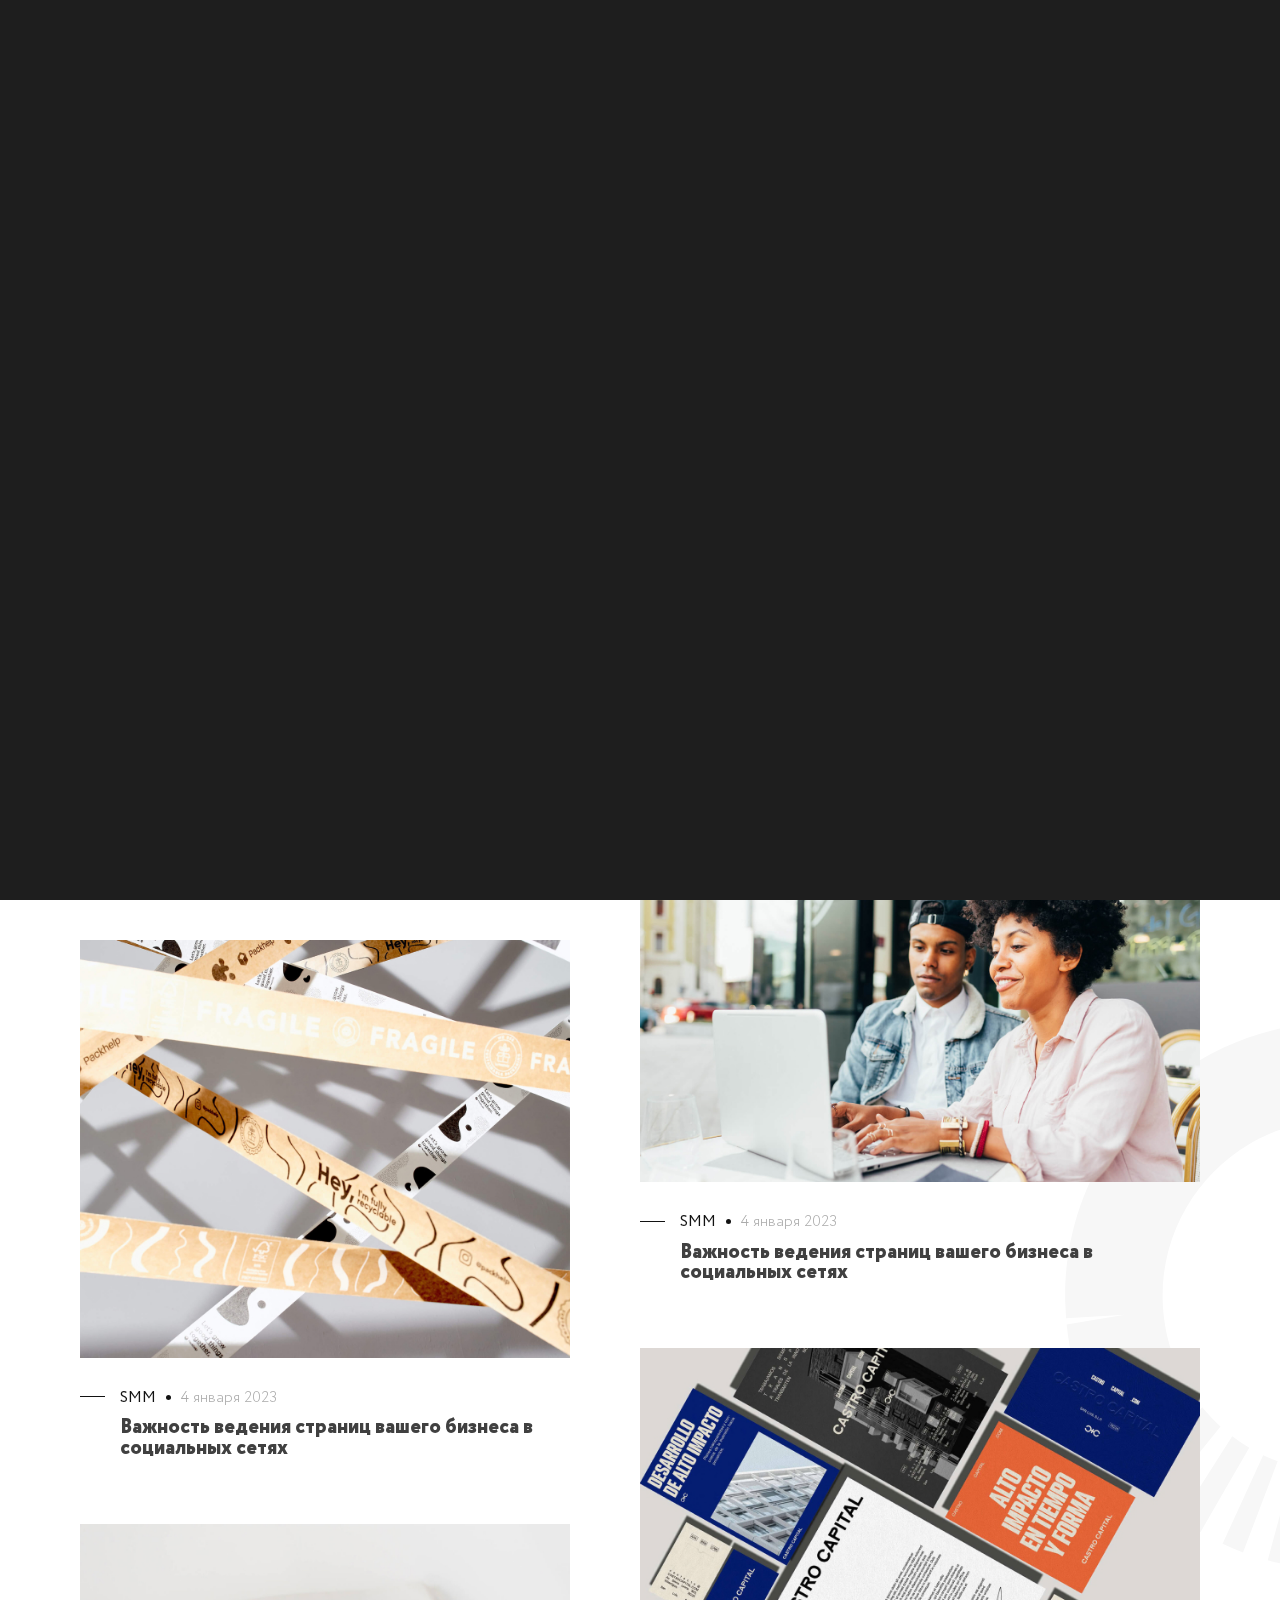
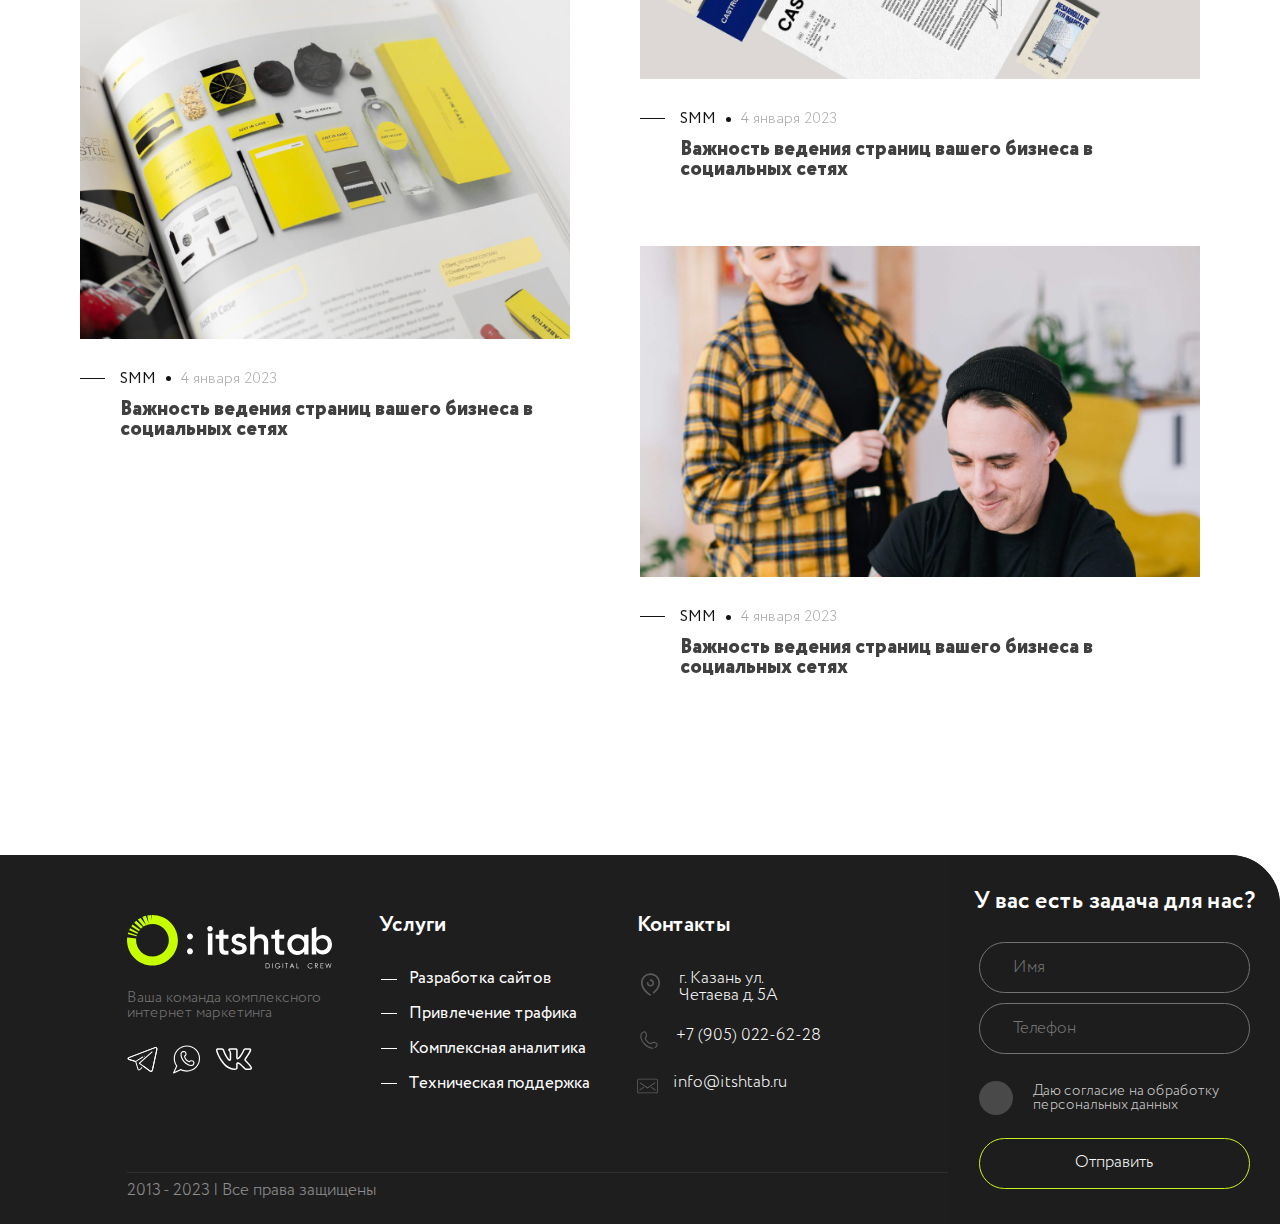
<file: blog.html>
<!DOCTYPE html>
<html>
  <head>
    <meta charset="utf-8">
    <meta name="viewport" content="width=device-width, initial-scale=1.0, maximum-scale=10.0, minimum-scale=1.0">
    <meta http-equiv="X-UA-Compatible" content="ie=edge">
    <!-- my styles-->
    <link rel="stylesheet" href="./assets/css/blog--page.css">
    <title>New Site</title>
  </head>
</html>
<body class="hidden">
  <div class="loader">
    <div class="loader-static"></div>
    <div class="loader-first"></div>
    <div class="loader-second"></div>
  </div>
  <div class="progress-circle">
    <div class="progress-circle__block">
      <svg class="progress-ring" width="86" height="86">
        <circle class="progress-ring__circle" stroke="#C6FF00" stroke-width="4" cx="43" cy="43" r="25"></circle>
      </svg>
      <div class="progress-circle-arrows"><img class="progress-circle-arrow progress-circle-arrow--salad" src="assets/images/circle/circle-arrow.svg" alt="Зеленая стрелка" width="20" height="36"><img class="progress-circle-arrow progress-circle-arrow--black" src="assets/images/circle/circle-arrow--black.svg" alt="Черная стрелка" width="20" height="36"></div>
    </div>
  </div>
  <div class="burgerMenu">
    <header class="header--main header--main-black-mode">
      <div class="container container--header container--header-black-mode">
        <div class="header__logo-block"><a href="index.html"><img class="header__logo-block-image header__logo-block-image--white header__logo-block-image--white-mode" src="./assets/images/header/header-logo--white.svg" alt="Логотип веб студии" width="219" height="58"></a></div>
        <button class="header__closeBurgerMenuBtn"><img src="./assets/images/utils/closeCross.svg" alt="Логотип веб студии" width="40" height="40"></button>
      </div>
    </header>
    <div class="burgerMenu__animatedWords">
      <p class="burgerMenu__animatedWords_wordToRight">IT’SHTAB</p>
      <p class="burgerMenu__animatedWords_wordToLeft">DIGITAL CREW</p>
    </div>
    <section class="burgerMenu__content">
      <div class="container">
        <h1 class="visibleHidden">Навигация по сайту</h1>
        <div class="burgerMenu__contentSides">
          <nav class="burgerMenu__contentNavigation">
            <ul class="burgerMenu__contentNavigation-leftSide">
              <li class="burgerMenu__contentNavigation-leftSideItem">
                <h2 class="burgerMenu__contentNavigation-leftSideItemText">Главная</h2><img class="burgerMenu__contentNavigation-leftSideItemImage" src="assets/images/utils/burgerMenu-arrowWhite.svg" alt="Стрелка" width="68" height="20">
              </li>
              <li class="burgerMenu__contentNavigation-leftSideItem">
                <h2 class="burgerMenu__contentNavigation-leftSideItemText">Услуги</h2><img class="burgerMenu__contentNavigation-leftSideItemImage" src="assets/images/utils/burgerMenu-arrowWhite.svg" alt="Стрелка" width="68" height="20">
              </li>
              <li class="burgerMenu__contentNavigation-leftSideItem">
                <h2 class="burgerMenu__contentNavigation-leftSideItemText">Портфолио</h2><img class="burgerMenu__contentNavigation-leftSideItemImage" src="assets/images/utils/burgerMenu-arrowWhite.svg" alt="Стрелка" width="68" height="20">
              </li>
              <li class="burgerMenu__contentNavigation-leftSideItem">
                <h2 class="burgerMenu__contentNavigation-leftSideItemText">О компании</h2><img class="burgerMenu__contentNavigation-leftSideItemImage" src="assets/images/utils/burgerMenu-arrowWhite.svg" alt="Стрелка" width="68" height="20">
              </li>
              <li class="burgerMenu__contentNavigation-leftSideItem">
                <h2 class="burgerMenu__contentNavigation-leftSideItemText">Контакты</h2><img class="burgerMenu__contentNavigation-leftSideItemImage" src="assets/images/utils/burgerMenu-arrowWhite.svg" alt="Стрелка" width="68" height="20">
              </li>
            </ul>
            <div class="burgerMenu__contentNavigation-line"></div>
            <div class="burgerMenu__contentNavigation-rightSide">
              <ul class="burgerMenu__contentNavigation-rightSideList">
                <li class="burgerMenu__contentNavigation-rightSideListItem"><a class="burgerMenu__contentNavigation-rightSideListItemText" href="contacts.html">Контакты</a></li>
                <li class="burgerMenu__contentNavigation-rightSideListItem"><a class="burgerMenu__contentNavigation-rightSideListItemText" href="blog.html">блог</a></li>
                <li class="burgerMenu__contentNavigation-rightSideListItem"><a class="burgerMenu__contentNavigation-rightSideListItemText" href="blog-once-page.html">блог одна страница</a></li>
                <li class="burgerMenu__contentNavigation-rightSideListItem"><a class="burgerMenu__contentNavigation-rightSideListItemText" href="brief.html">бриф</a></li>
              </ul>
              <ul class="burgerMenu__contentNavigation-rightSideList">
                <li class="burgerMenu__contentNavigation-rightSideListItem"><a class="burgerMenu__contentNavigation-rightSideListItemText" href="seo.html">SEO продвижение вашего проекта</a></li>
                <li class="burgerMenu__contentNavigation-rightSideListItem"><a class="burgerMenu__contentNavigation-rightSideListItemText" href="attraction.html">Настройка и ведение рекламы в Яндекс директ</a></li>
                <li class="burgerMenu__contentNavigation-rightSideListItem"><a class="burgerMenu__contentNavigation-rightSideListItemText" href="sitesDevelopment.html">Создание сайтов, которые работают</a></li>
                <li class="burgerMenu__contentNavigation-rightSideListItem"><a class="burgerMenu__contentNavigation-rightSideListItemText" href="serm.html">Репутация бренда в интернете SERM для бизнеса</a></li>
                <li class="burgerMenu__contentNavigation-rightSideListItem"><a class="burgerMenu__contentNavigation-rightSideListItemText" href="serviceDetail.html">Разработка веб сервисов любой сложности под ключ</a></li>
                <li class="burgerMenu__contentNavigation-rightSideListItem"><a class="burgerMenu__contentNavigation-rightSideListItemText" href="serviceDetailSecond.html">Разработка landing page с конверсией от 5,7%</a></li>
                <li class="burgerMenu__contentNavigation-rightSideListItem"><a class="burgerMenu__contentNavigation-rightSideListItemText" href="serviceDetailSecond-2.html">Разработка интернет магазина любой сложности </a></li>
                <li class="burgerMenu__contentNavigation-rightSideListItem"><a class="burgerMenu__contentNavigation-rightSideListItemText" href="serviceDetailSecond-3.html">Разработка корпоративных сайтов под ключ</a></li>
                <li class="burgerMenu__contentNavigation-rightSideListItem"><a class="burgerMenu__contentNavigation-rightSideListItemText" href="modification.html">Доработка веб-сайта и работа с контентом</a></li>
                <li class="burgerMenu__contentNavigation-rightSideListItem"><a class="burgerMenu__contentNavigation-rightSideListItemText" href="support.html">Техническая поддержка сайтов и проектов</a></li>
              </ul>
              <ul class="burgerMenu__contentNavigation-rightSideList">
                <li class="burgerMenu__contentNavigation-rightSideListItem"><a class="burgerMenu__contentNavigation-rightSideListItemText" href="serviceDetail.html">услуга детальнвя</a></li>
                <li class="burgerMenu__contentNavigation-rightSideListItem"><a class="burgerMenu__contentNavigation-rightSideListItemText" href="attraction.html">Настройка и ведение рекламы в Яндекс директ</a></li>
                <li class="burgerMenu__contentNavigation-rightSideListItem"><a class="burgerMenu__contentNavigation-rightSideListItemText" href="sitesDevelopment.html">Создание сайтов, которые работают</a></li>
                <li class="burgerMenu__contentNavigation-rightSideListItem"><a class="burgerMenu__contentNavigation-rightSideListItemText" href="serm.html">Serm</a></li>
              </ul>
              <ul class="burgerMenu__contentNavigation-rightSideList">
                <li class="burgerMenu__contentNavigation-rightSideListItem"><a class="burgerMenu__contentNavigation-rightSideListItemText" href="studio.html">О студии</a></li>
              </ul>
              <ul class="burgerMenu__contentNavigation-rightSideList">
                <li class="burgerMenu__contentNavigation-rightSideListItem"><a class="burgerMenu__contentNavigation-rightSideListItemText" href="">Разработка сайтов</a></li>
                <li class="burgerMenu__contentNavigation-rightSideListItem"><a class="burgerMenu__contentNavigation-rightSideListItemText" href="">Интернет реклама</a></li>
                <li class="burgerMenu__contentNavigation-rightSideListItem"><a class="burgerMenu__contentNavigation-rightSideListItemText" href="">Поддержка и обслуживание</a></li>
                <li class="burgerMenu__contentNavigation-rightSideListItem"><a class="burgerMenu__contentNavigation-rightSideListItemText" href="">Аудиторские услуги</a></li>
              </ul>
            </div>
          </nav>
          <address class="burgerMenu__contentAddresses"><a class="burgerMenu__contentAddresses-phone" href="tel:79050226228">+7 (905) 022-62-28</a><a class="burgerMenu__contentAddresses-mail" href="mailto:info@itshtab.ru">info@itshtab.ru</a><a class="burgerMenu__contentAddresses-place" href="#">Республика Татарстан, г.<br>Казань, ул. Четаева д.5А</a>
            <div class="burgerMenu__contentAddresses-socials"><a class="burgerMenu__contentAddresses-socialsItem" href="#"><img class="burgerMenu__contentAddresses-socialsItemIcon" src="assets/images/utils/tg.svg" alt="Телеграм" width="31" height="25"></a><a class="burgerMenu__contentAddresses-socialsItem" href="#"><img class="burgerMenu__contentAddresses-socialsItemIcon" src="assets/images/utils/wh.svg" alt="Ватсап" width="29" height="29"></a><a class="burgerMenu__contentAddresses-socialsItem" href="#"><img class="burgerMenu__contentAddresses-socialsItemIcon" src="assets/images/utils/vk.svg" alt="Вконтакте" width="29" height="29"></a></div><a class="fillingButton fillingButton--burgerMenuAddresses" href="">
              <svg class="fillingButton__svg" viewBox="0 0 204 204">
                <circle class="fillingButton__svg-circle fillingButton__svg-circle--burgerMenuAddresses" cx="102" cy="102" r="102" fill="transparent"></circle>
              </svg>
              <div class="fillingButton__circle fillingButton__circle--burgerMenuAddresses"></div>
              <div class="fillingButton__content">
                <p class="fillingButton__p"><span class="fillingButton__span--smallMargin-and-partial">Подро</span>бнее</p>
              </div></a>
          </address>
        </div>
      </div>
    </section>
  </div>
  <header class="header--main header--mainPage">
    <div class="container container--header">
      <div class="header__logo-block"><a href="index.html"><img class="header__logo-block-image header__logo-block-image--black" src="./assets/images/header/header-logo.svg" alt="Логотип веб студии" width="219" height="58"></a><a href="index.html"><img class="header__logo-block-image header__logo-block-image--white" src="./assets/images/header/header-logo--white.svg" alt="Логотип веб студии" width="219" height="58"></a></div>
      <div class="header__burger-block">
        <div class="header__burger"><span class="header__burger-span"></span><span class="header__burger-span"></span><span class="header__burger-span"></span></div>
      </div>
      <div class="header__nav">
        <ul class="header__nav-list">
          <li class="header__nav-item"><a class="header__nav-item-text" href="services.html">Услуги</a></li>
          <li class="header__nav-item"><a class="header__nav-item-text" href="projects.html">Проекты</a></li>
          <li class="header__nav-item"><a class="header__nav-item-text" href="#">Маркетологам</a></li>
          <li class="header__nav-item"><a class="header__nav-item-text" href="contacts.html">Контакты</a></li>
        </ul>
        <!--.header__contacts.header__contacts--narrow-->
        <!--    ul.header__contacts-items.header__contacts-item--icons-->
        <!--        .header__contacts-item-->
        <!--            .header__contacts-item--icon.header__contacts-item--icon--black-->
        <!--                a( href="#" )-->
        <!--                    img.header__contacts-item-image.header__contacts-item-image--black(-->
        <!--                        src="./assets/images/header/telegram--transparent.svg" alt="Telegram веб студии"-->
        <!--                        width="31" height="25"-->
        <!--                    )-->
        <!--            //.header__contacts-item--icon.header__contacts-item--icon--white-->
        <!--            //    a( href="#" )-->
        <!--            //        img.header__contacts-item-image.header__contacts-item-image--white(-->
        <!--            //            src="./assets/images/header/telegram--transparent--white.svg" alt="Telegram веб студии"-->
        <!--            //            width="31" height="25"-->
        <!--            //        )-->
        <!--        .header__contacts-item-->
        <!--            .header__contacts-item--icon.header__contacts-item--icon--black-->
        <!--                a( href="#" )-->
        <!--                    img.header__contacts-item-image.header__contacts-item-image--black(-->
        <!--                        src="./assets/images/header/whatsapp--transparent.svg" alt="Whatsapp веб студии"-->
        <!--                        width="28" height="29"-->
        <!--                    )-->
        <!--            //.header__contacts-item--icon.header__contacts-item--icon--white-->
        <!--            //    a( href="#" )-->
        <!--            //        img.header__contacts-item-image.header__contacts-item-image--white(-->
        <!--            //            src="./assets/images/header/whatsapp--transparent--white.svg" alt="Whatsapp веб студии"-->
        <!--            //            width="28" height="29"-->
        <!--            //        )-->
        <!---->
        <!--        .header__contacts-item.header__contacts-item--numbers-->
        <!--            a( href="tel: +79050226228" ).header__contacts-item-number +7 (905) 022 - 62 - 28-->
        <!--            .header__contacts-item-back-call Обратный звонок-->
      </div>
      <div class="header__contacts header__contacts--wide">
        <ul class="header__contacts-items header__contacts-item--icons">
          <div class="header__contacts-item"><a class="header__contacts-item--icon" href="#"><img class="header__contacts-item-image header__contacts-item-image--black" src="./assets/images/header/telegram--transparent.svg" alt="Telegram веб студии" width="31" height="25"></a><a class="header__contacts-item--icon" href="#"><img class="header__contacts-item-image header__contacts-item-image--white" src="./assets/images/header/telegram--transparent--white.svg" alt="Telegram веб студии" width="31" height="25"></a></div>
          <div class="header__contacts-item"><a class="header__contacts-item--icon" href="#"><img class="header__contacts-item-image header__contacts-item-image--black" src="./assets/images/header/whatsapp--transparent.svg" alt="Whatsapp веб студии" width="28" height="29"></a><a class="header__contacts-item--icon" href="#"><img class="header__contacts-item-image header__contacts-item-image--white" src="./assets/images/header/whatsapp--transparent--white.svg" alt="Whatsapp веб студии" width="28" height="29"></a></div>
          <address class="header__contacts-item header__contacts-item--numbers"><a class="header__contacts-item-number" href="tel: +79050226228">+7 (905) 022 - 62 - 28</a><a class="header__contacts-item-number-image header__contacts-item-number-image--white" href="tel: +79050226228"><img src="./assets/images/header/phone.svg" alt="Телефон" width="23" height="23"></a><a class="header__contacts-item-number-image header__contacts-item-number-image--black" href="tel: +79050226228"><img src="./assets/images/header/phone-black.svg" alt="Телефон" width="23" height="23"></a>
            <p class="header__contacts-item-back-call">Обратный звонок</p>
          </address>
        </ul>
      </div>
    </div>
  </header>
  <div id="butter">
    <main>
      <section class="intro"><img class="blog__in-page-decoration-circle" src="assets/images/blog/decoration-circle.svg" alt="Декоративный круг" width="408" height="384"><img class="blog__in-page-decoration-circle-with-line" src="assets/images/blog/decoration-circle-with-lines.svg" alt="Декоративный круг" width="548" height="548">
        <div class="container container--blog__in-page">
          <div class="blog__in-page-header">
            <div class="blog__in-page-header--left">
              <div class="blog__in-page-header--left-title">Блог</div>
              <div class="blog__in-page-header--left-breadcrumbs"><a class="blog__in-page-header--left-breadcrumbs-item" href="blog.html">
                  <div class="blog__in-page-header--left-breadcrumbs-item-text">Блог</div><img class="blog__in-page-header--left-breadcrumbs-item-arrow" src="assets/images/blog/breadcrumbs-item-arrow.svg" alt="Стрелка" width="6" height="6"></a><a class="blog__in-page-header--left-breadcrumbs-item blog__in-page-header--left-breadcrumbs-item--not-arrow" href="#">
                  <div class="blog__in-page-header--left-breadcrumbs-item-text">Все записи</div><img class="blog__in-page-header--left-breadcrumbs-item-arrow" src="assets/images/blog/breadcrumbs-item-arrow.svg" alt="Стрелка" width="6" height="6"></a></div>
            </div>
            <div class="blog__in-page-header--right">
              <ul class="blog__in-page-header--right-items">
                <li class="blog__in-page-header--right-item blog__in-page-header--right-item--active">
                  <div class="blog__in-page-header--right-item-text">Все</div>
                </li>
                <li class="blog__in-page-header--right-item">
                  <div class="blog__in-page-header--right-item-text">Категория 1</div>
                </li>
                <li class="blog__in-page-header--right-item">
                  <div class="blog__in-page-header--right-item-text">Категория 2</div>
                </li>
                <li class="blog__in-page-header--right-item">
                  <div class="blog__in-page-header--right-item-text">Категория 3</div>
                </li>
              </ul>
            </div>
          </div>
          <div class="blog__in-page-gallery">
            <ul class="blog__in-page-gallery-items">
              <ul class="blog__in-page-gallery-items--squares">
                <li class="blog__in-page-gallery-item"><a href="blog-once-page.html"><img class="blog__in-page-gallery-item-image" src="assets/images/blog/item-1-square.jpg" alt="Декоративное фото блога" width="610" height="552">
                    <div class="blog__in-page-gallery-item-footer">
                      <div class="blog__items-item-visible-block-top blog__items-item-visible-block-top--blog-page">
                        <div class="blog__items-item-visible-block-top-title blog__items-item-visible-block-top-title--blog-page">SMM</div>
                        <div class="blog__items-item-visible-block-top-circle blog__items-item-visible-block-top-circle--blog-page"></div>
                        <div class="blog__items-item-visible-block-top-date blog__items-item-visible-block-top-date--blog-page">4 января 2023</div>
                      </div>
                      <div class="blog__items-item-visible-block-body">
                        <div class="blog__items-item-visible-block-body-text blog__items-item-visible-block-body-text--blog-page">Важность ведения страниц вашего бизнеса в социальных сетях</div>
                      </div>
                    </div></a></li>
                <li class="blog__in-page-gallery-item"><a href="blog-once-page.html"><img class="blog__in-page-gallery-item-image" src="assets/images/blog/item-2-square.jpg" alt="Декоративное фото блога" width="610" height="552">
                    <div class="blog__in-page-gallery-item-footer">
                      <div class="blog__items-item-visible-block-top blog__items-item-visible-block-top--blog-page">
                        <div class="blog__items-item-visible-block-top-title blog__items-item-visible-block-top-title--blog-page">SMM</div>
                        <div class="blog__items-item-visible-block-top-circle blog__items-item-visible-block-top-circle--blog-page"></div>
                        <div class="blog__items-item-visible-block-top-date blog__items-item-visible-block-top-date--blog-page">4 января 2023</div>
                      </div>
                      <div class="blog__items-item-visible-block-body">
                        <div class="blog__items-item-visible-block-body-text blog__items-item-visible-block-body-text--blog-page">Важность ведения страниц вашего бизнеса в социальных сетях</div>
                      </div>
                    </div></a></li>
                <li class="blog__in-page-gallery-item"><a href="blog-once-page.html"><img class="blog__in-page-gallery-item-image" src="assets/images/blog/item-3-square.jpg" alt="Декоративное фото блога" width="610" height="552">
                    <div class="blog__in-page-gallery-item-footer">
                      <div class="blog__items-item-visible-block-top blog__items-item-visible-block-top--blog-page">
                        <div class="blog__items-item-visible-block-top-title blog__items-item-visible-block-top-title--blog-page">SMM</div>
                        <div class="blog__items-item-visible-block-top-circle blog__items-item-visible-block-top-circle--blog-page"></div>
                        <div class="blog__items-item-visible-block-top-date blog__items-item-visible-block-top-date--blog-page">4 января 2023</div>
                      </div>
                      <div class="blog__items-item-visible-block-body">
                        <div class="blog__items-item-visible-block-body-text blog__items-item-visible-block-body-text--blog-page">Важность ведения страниц вашего бизнеса в социальных сетях</div>
                      </div>
                    </div></a></li>
              </ul>
              <ul class="blog__in-page-gallery-items--rectangles">
                <li class="blog__in-page-gallery-item"><a href="blog-once-page.html"><img class="blog__in-page-gallery-item-image" src="assets/images/blog/item-1-rectangle-one.jpg" alt="Декоративное фото блога" width="657" height="387">
                    <div class="blog__in-page-gallery-item-footer">
                      <div class="blog__items-item-visible-block-top blog__items-item-visible-block-top--blog-page">
                        <div class="blog__items-item-visible-block-top-title blog__items-item-visible-block-top-title--blog-page">SMM</div>
                        <div class="blog__items-item-visible-block-top-circle blog__items-item-visible-block-top-circle--blog-page"></div>
                        <div class="blog__items-item-visible-block-top-date blog__items-item-visible-block-top-date--blog-page">4 января 2023</div>
                      </div>
                      <div class="blog__items-item-visible-block-body">
                        <div class="blog__items-item-visible-block-body-text blog__items-item-visible-block-body-text--blog-page">Важность ведения страниц вашего бизнеса в социальных сетях</div>
                      </div>
                    </div></a></li>
                <li class="blog__in-page-gallery-item"><a href="blog-once-page.html"><img class="blog__in-page-gallery-item-image" src="assets/images/blog/item-2-rectangle.jpg" alt="Декоративное фото блога" width="658" height="389">
                    <div class="blog__in-page-gallery-item-footer">
                      <div class="blog__items-item-visible-block-top blog__items-item-visible-block-top--blog-page">
                        <div class="blog__items-item-visible-block-top-title blog__items-item-visible-block-top-title--blog-page">SMM</div>
                        <div class="blog__items-item-visible-block-top-circle blog__items-item-visible-block-top-circle--blog-page"></div>
                        <div class="blog__items-item-visible-block-top-date blog__items-item-visible-block-top-date--blog-page">4 января 2023</div>
                      </div>
                      <div class="blog__items-item-visible-block-body">
                        <div class="blog__items-item-visible-block-body-text blog__items-item-visible-block-body-text--blog-page">Важность ведения страниц вашего бизнеса в социальных сетях</div>
                      </div>
                    </div></a></li>
                <li class="blog__in-page-gallery-item"><a href="blog-once-page.html"><img class="blog__in-page-gallery-item-image" src="assets/images/blog/item-3-rectangle.jpg" alt="Декоративное фото блога" width="658" height="389">
                    <div class="blog__in-page-gallery-item-footer">
                      <div class="blog__items-item-visible-block-top blog__items-item-visible-block-top--blog-page">
                        <div class="blog__items-item-visible-block-top-title blog__items-item-visible-block-top-title--blog-page">SMM</div>
                        <div class="blog__items-item-visible-block-top-circle blog__items-item-visible-block-top-circle--blog-page"></div>
                        <div class="blog__items-item-visible-block-top-date blog__items-item-visible-block-top-date--blog-page">4 января 2023</div>
                      </div>
                      <div class="blog__items-item-visible-block-body">
                        <div class="blog__items-item-visible-block-body-text blog__items-item-visible-block-body-text--blog-page">Важность ведения страниц вашего бизнеса в социальных сетях</div>
                      </div>
                    </div></a></li>
                <li class="blog__in-page-gallery-item"><a href="blog-once-page.html"><img class="blog__in-page-gallery-item-image" src="assets/images/blog/item-4-rectangle.jpg" alt="Декоративное фото блога" width="658" height="389">
                    <div class="blog__in-page-gallery-item-footer">
                      <div class="blog__items-item-visible-block-top blog__items-item-visible-block-top--blog-page">
                        <div class="blog__items-item-visible-block-top-title blog__items-item-visible-block-top-title--blog-page">SMM</div>
                        <div class="blog__items-item-visible-block-top-circle blog__items-item-visible-block-top-circle--blog-page"></div>
                        <div class="blog__items-item-visible-block-top-date blog__items-item-visible-block-top-date--blog-page">4 января 2023</div>
                      </div>
                      <div class="blog__items-item-visible-block-body">
                        <div class="blog__items-item-visible-block-body-text blog__items-item-visible-block-body-text--blog-page">Важность ведения страниц вашего бизнеса в социальных сетях</div>
                      </div>
                    </div></a></li>
              </ul>
            </ul>
          </div>
        </div>
      </section>
    </main>
    <footer class="footer">
      <div class="footer__left-side">
        <div class="container container--footer">
          <ul class="footer__blocks">
            <li class="footer__blocks-item footer__blocks-item--one">
              <ul class="footer__blocks-item-list footer__blocks-item-list--one">
                <li class="footer__blocks-item-logo"><a href="#"><img class="footer__blocks-item-logo-image" src="./assets/images/footer/footer-logo.svg" alt="Логотип веб студии" width="196" height="52"></a></li>
                <li>
                  <p class="footer__blocks-item-text">Ваша команда комплексного интернет маркетинга</p>
                </li>
                <li class="footer__blocks-item-socials"><a href="#"><img class="footer__blocks-item-socials-item" src="./assets/images/footer/footer-telegram-white-border.svg" alt="Telegram веб студии" width="31" height="25"></a><a href="#"><img class="footer__blocks-item-socials-item" src="./assets/images/footer/footer-whatsapp-white-border.svg" alt="Whatsapp веб студии" width="28" height="29"></a><a href="#"><img class="footer__blocks-item-socials-item" src="./assets/images/footer/footer-vk-white-border.svg" alt="VK веб студии" width="36" height="36"></a></li>
              </ul>
            </li>
            <li class="footer__blocks-item">
              <h6 class="footer__blocks-item-title">Услуги</h6>
              <ul class="footer__blocks-item-list footer__blocks-item-list--two">
                <li class="footer__blocks-list-item footer__blocks-list-item--dash"><a href="#">Разработка сайтов</a></li>
                <li class="footer__blocks-list-item footer__blocks-list-item--dash"><a href="#">Привлечение трафика</a></li>
                <li class="footer__blocks-list-item footer__blocks-list-item--dash"><a href="#">Комплексная аналитика</a></li>
                <li class="footer__blocks-list-item footer__blocks-list-item--dash"><a href="#">Техническая поддержка</a></li>
              </ul>
            </li>
            <li class="footer__blocks-item">
              <h6 class="footer__blocks-item-title">Контакты</h6>
              <ul class="footer__blocks-item-list footer__blocks-item-list--three">
                <li class="footer__blocks-list-item footer__blocks-list-item--contacts"><img class="footer__blocks-list-item--contacts-image" src="./assets/images/footer/footer-marker.svg" alt="Картинка маркер на карте" width="27" height="27">
                  <address class="footer__blocks-list-item--contacts-text-block">
                    <p class="footer__blocks-list-item--contacts-text">г. Казань ул.</p>
                    <p class="footer__blocks-list-item--contacts-text">Четаева д. 5А</p>
                  </address>
                </li>
                <li class="footer__blocks-list-item footer__blocks-list-item--contacts"><img class="footer__blocks-list-item--contacts-image" src="./assets/images/footer/footer-phone.svg" alt="Картинка телефонной трубки" width="24" height="24">
                  <address><a class="footer__blocks-list-item--contacts-text" href="tel:+79050226228">+7 (905) 022-62-28</a></address>
                </li>
                <li class="footer__blocks-list-item footer__blocks-list-item--contacts"><img class="footer__blocks-list-item--contacts-image" src="./assets/images/footer/footer-mail.svg" alt="Картинка почты" width="21" height="22">
                  <address><a class="footer__blocks-list-item--contacts-text" href="mailto:info@itshtab.ru">info@itshtab.ru</a></address>
                </li>
              </ul>
            </li>
          </ul>
        </div>
        <div class="footer__left-side-rights">
          <p class="footer__left-side-rights-text">2013 - 2023 | Все права защищены</p>
        </div>
      </div>
      <div class="footer__right-side-form">
        <div class="footer__right-side-form-content">
          <h6 class="footer__right-side-form-title">У вас есть задача для нас?</h6>
          <form class="footer__right-side-form-form">
            <input class="footer__right-side-form-form-input" type="name" placeholder="Имя">
            <input class="footer__right-side-form-form-input" type="tel" placeholder="Телефон">
            <div class="footer__right-side-form-form-checkbox-block">
              <input class="footer__right-side-form-form-checkbox" id="footer-checkbox" type="checkbox">
              <div class="footer__right-side-form-form-checkbox-custom-block">
                <div class="footer__right-side-form-form-checkbox-custom">
                  <div class="footer__right-side-form-form-checkbox-custom--active"></div>
                </div>
              </div>
              <label class="footer__right-side-form-form-checkbox-block-label" for="footer-checkbox">
                Даю согласие на обработку
                персональных данных
              </label>
            </div>
            <button class="footer__right-side-form-form-button" type="submit">Отправить</button>
          </form>
        </div>
      </div>
    </footer>
  </div>
</body>
<!-- my js-->
<script src="./assets/js/index--blog.js"></script>
</file>
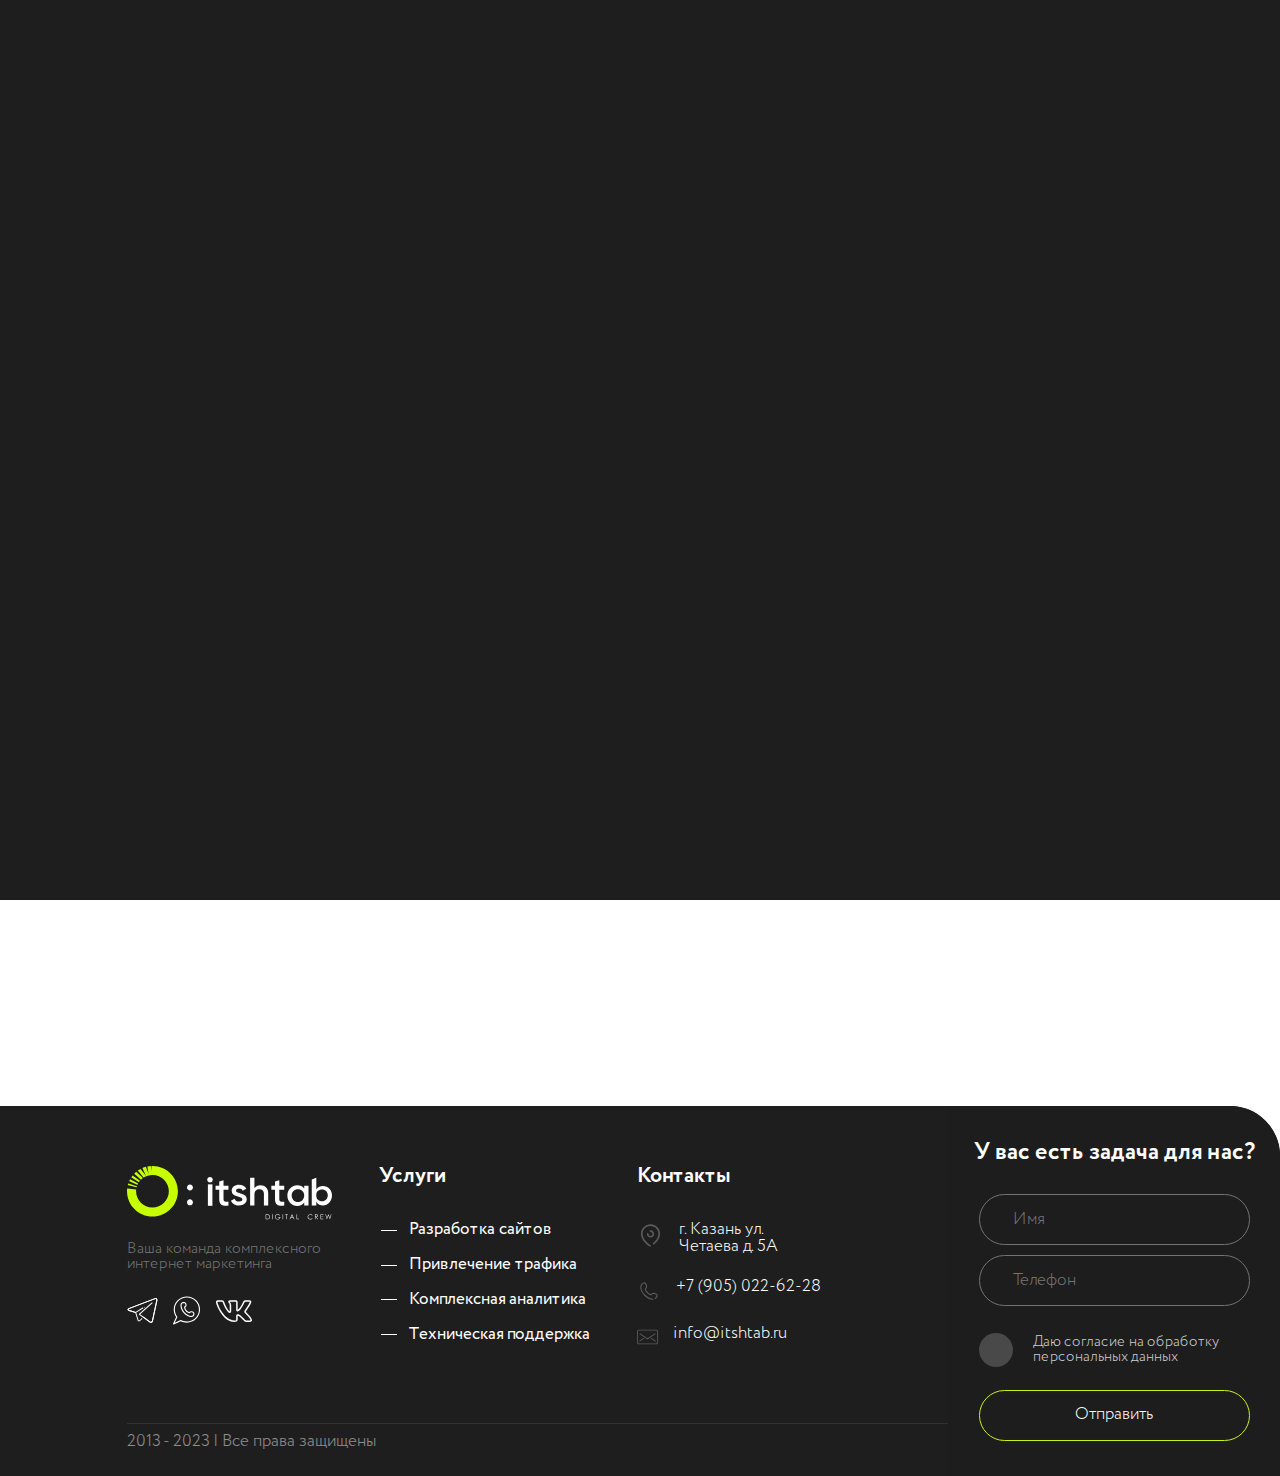
<file: contacts.html>
<!DOCTYPE html>
<html>
  <head>
    <meta charset="utf-8">
    <meta name="viewport" content="width=device-width, user-scalable=no, initial-scale=1.0, maximum-scale=1.0, minimum-scale=1.0">
    <meta http-equiv="X-UA-Compatible" content="ie=edge">
    <!--yandex maps-->
    <script src="https://api-maps.yandex.ru/2.0-stable/?apikey=f46ac74b-aa85-4eea-ab8e-f810de2c9370&amp;load=package.full&amp;lang=ru-RU"></script>
    <!-- my styles-->
    <link rel="stylesheet" href="./assets/css/contacts.css">
    <title>Контакты</title>
  </head>
</html>
<body class="hidden">
  <div class="loader">
    <div class="loader-static"></div>
    <div class="loader-first"></div>
    <div class="loader-second"></div>
  </div>
  <div class="progress-circle">
    <div class="progress-circle__block">
      <svg class="progress-ring" width="86" height="86">
        <circle class="progress-ring__circle" stroke="#C6FF00" stroke-width="4" cx="43" cy="43" r="25"></circle>
      </svg>
      <div class="progress-circle-arrows"><img class="progress-circle-arrow progress-circle-arrow--salad" src="assets/images/circle/circle-arrow.svg" alt="Зеленая стрелка" width="20" height="36"><img class="progress-circle-arrow progress-circle-arrow--black" src="assets/images/circle/circle-arrow--black.svg" alt="Черная стрелка" width="20" height="36"></div>
    </div>
  </div>
  <div class="burgerMenu">
    <header class="header--main header--main-black-mode">
      <div class="container container--header container--header-black-mode">
        <div class="header__logo-block"><a href="index.html"><img class="header__logo-block-image header__logo-block-image--white header__logo-block-image--white-mode" src="./assets/images/header/header-logo--white.svg" alt="Логотип веб студии" width="219" height="58"></a></div>
        <button class="header__closeBurgerMenuBtn"><img src="./assets/images/utils/closeCross.svg" alt="Логотип веб студии" width="40" height="40"></button>
      </div>
    </header>
    <div class="burgerMenu__animatedWords">
      <p class="burgerMenu__animatedWords_wordToRight">IT’SHTAB</p>
      <p class="burgerMenu__animatedWords_wordToLeft">DIGITAL CREW</p>
    </div>
    <section class="burgerMenu__content">
      <div class="container">
        <h1 class="visibleHidden">Навигация по сайту</h1>
        <div class="burgerMenu__contentSides">
          <nav class="burgerMenu__contentNavigation">
            <ul class="burgerMenu__contentNavigation-leftSide">
              <li class="burgerMenu__contentNavigation-leftSideItem">
                <h2 class="burgerMenu__contentNavigation-leftSideItemText">Главная</h2><img class="burgerMenu__contentNavigation-leftSideItemImage" src="assets/images/utils/burgerMenu-arrowWhite.svg" alt="Стрелка" width="68" height="20">
              </li>
              <li class="burgerMenu__contentNavigation-leftSideItem">
                <h2 class="burgerMenu__contentNavigation-leftSideItemText">Услуги</h2><img class="burgerMenu__contentNavigation-leftSideItemImage" src="assets/images/utils/burgerMenu-arrowWhite.svg" alt="Стрелка" width="68" height="20">
              </li>
              <li class="burgerMenu__contentNavigation-leftSideItem">
                <h2 class="burgerMenu__contentNavigation-leftSideItemText">Портфолио</h2><img class="burgerMenu__contentNavigation-leftSideItemImage" src="assets/images/utils/burgerMenu-arrowWhite.svg" alt="Стрелка" width="68" height="20">
              </li>
              <li class="burgerMenu__contentNavigation-leftSideItem">
                <h2 class="burgerMenu__contentNavigation-leftSideItemText">О компании</h2><img class="burgerMenu__contentNavigation-leftSideItemImage" src="assets/images/utils/burgerMenu-arrowWhite.svg" alt="Стрелка" width="68" height="20">
              </li>
              <li class="burgerMenu__contentNavigation-leftSideItem">
                <h2 class="burgerMenu__contentNavigation-leftSideItemText">Контакты</h2><img class="burgerMenu__contentNavigation-leftSideItemImage" src="assets/images/utils/burgerMenu-arrowWhite.svg" alt="Стрелка" width="68" height="20">
              </li>
            </ul>
            <div class="burgerMenu__contentNavigation-line"></div>
            <div class="burgerMenu__contentNavigation-rightSide">
              <ul class="burgerMenu__contentNavigation-rightSideList">
                <li class="burgerMenu__contentNavigation-rightSideListItem"><a class="burgerMenu__contentNavigation-rightSideListItemText" href="contacts.html">Контакты</a></li>
                <li class="burgerMenu__contentNavigation-rightSideListItem"><a class="burgerMenu__contentNavigation-rightSideListItemText" href="blog.html">блог</a></li>
                <li class="burgerMenu__contentNavigation-rightSideListItem"><a class="burgerMenu__contentNavigation-rightSideListItemText" href="blog-once-page.html">блог одна страница</a></li>
                <li class="burgerMenu__contentNavigation-rightSideListItem"><a class="burgerMenu__contentNavigation-rightSideListItemText" href="brief.html">бриф</a></li>
              </ul>
              <ul class="burgerMenu__contentNavigation-rightSideList">
                <li class="burgerMenu__contentNavigation-rightSideListItem"><a class="burgerMenu__contentNavigation-rightSideListItemText" href="seo.html">SEO продвижение вашего проекта</a></li>
                <li class="burgerMenu__contentNavigation-rightSideListItem"><a class="burgerMenu__contentNavigation-rightSideListItemText" href="attraction.html">Настройка и ведение рекламы в Яндекс директ</a></li>
                <li class="burgerMenu__contentNavigation-rightSideListItem"><a class="burgerMenu__contentNavigation-rightSideListItemText" href="sitesDevelopment.html">Создание сайтов, которые работают</a></li>
                <li class="burgerMenu__contentNavigation-rightSideListItem"><a class="burgerMenu__contentNavigation-rightSideListItemText" href="serm.html">Репутация бренда в интернете SERM для бизнеса</a></li>
                <li class="burgerMenu__contentNavigation-rightSideListItem"><a class="burgerMenu__contentNavigation-rightSideListItemText" href="serviceDetail.html">Разработка веб сервисов любой сложности под ключ</a></li>
                <li class="burgerMenu__contentNavigation-rightSideListItem"><a class="burgerMenu__contentNavigation-rightSideListItemText" href="serviceDetailSecond.html">Разработка landing page с конверсией от 5,7%</a></li>
                <li class="burgerMenu__contentNavigation-rightSideListItem"><a class="burgerMenu__contentNavigation-rightSideListItemText" href="serviceDetailSecond-2.html">Разработка интернет магазина любой сложности </a></li>
                <li class="burgerMenu__contentNavigation-rightSideListItem"><a class="burgerMenu__contentNavigation-rightSideListItemText" href="serviceDetailSecond-3.html">Разработка корпоративных сайтов под ключ</a></li>
                <li class="burgerMenu__contentNavigation-rightSideListItem"><a class="burgerMenu__contentNavigation-rightSideListItemText" href="modification.html">Доработка веб-сайта и работа с контентом</a></li>
                <li class="burgerMenu__contentNavigation-rightSideListItem"><a class="burgerMenu__contentNavigation-rightSideListItemText" href="support.html">Техническая поддержка сайтов и проектов</a></li>
              </ul>
              <ul class="burgerMenu__contentNavigation-rightSideList">
                <li class="burgerMenu__contentNavigation-rightSideListItem"><a class="burgerMenu__contentNavigation-rightSideListItemText" href="serviceDetail.html">услуга детальнвя</a></li>
                <li class="burgerMenu__contentNavigation-rightSideListItem"><a class="burgerMenu__contentNavigation-rightSideListItemText" href="attraction.html">Настройка и ведение рекламы в Яндекс директ</a></li>
                <li class="burgerMenu__contentNavigation-rightSideListItem"><a class="burgerMenu__contentNavigation-rightSideListItemText" href="sitesDevelopment.html">Создание сайтов, которые работают</a></li>
                <li class="burgerMenu__contentNavigation-rightSideListItem"><a class="burgerMenu__contentNavigation-rightSideListItemText" href="serm.html">Serm</a></li>
              </ul>
              <ul class="burgerMenu__contentNavigation-rightSideList">
                <li class="burgerMenu__contentNavigation-rightSideListItem"><a class="burgerMenu__contentNavigation-rightSideListItemText" href="studio.html">О студии</a></li>
              </ul>
              <ul class="burgerMenu__contentNavigation-rightSideList">
                <li class="burgerMenu__contentNavigation-rightSideListItem"><a class="burgerMenu__contentNavigation-rightSideListItemText" href="">Разработка сайтов</a></li>
                <li class="burgerMenu__contentNavigation-rightSideListItem"><a class="burgerMenu__contentNavigation-rightSideListItemText" href="">Интернет реклама</a></li>
                <li class="burgerMenu__contentNavigation-rightSideListItem"><a class="burgerMenu__contentNavigation-rightSideListItemText" href="">Поддержка и обслуживание</a></li>
                <li class="burgerMenu__contentNavigation-rightSideListItem"><a class="burgerMenu__contentNavigation-rightSideListItemText" href="">Аудиторские услуги</a></li>
              </ul>
            </div>
          </nav>
          <address class="burgerMenu__contentAddresses"><a class="burgerMenu__contentAddresses-phone" href="tel:79050226228">+7 (905) 022-62-28</a><a class="burgerMenu__contentAddresses-mail" href="mailto:info@itshtab.ru">info@itshtab.ru</a><a class="burgerMenu__contentAddresses-place" href="#">Республика Татарстан, г.<br>Казань, ул. Четаева д.5А</a>
            <div class="burgerMenu__contentAddresses-socials"><a class="burgerMenu__contentAddresses-socialsItem" href="#"><img class="burgerMenu__contentAddresses-socialsItemIcon" src="assets/images/utils/tg.svg" alt="Телеграм" width="31" height="25"></a><a class="burgerMenu__contentAddresses-socialsItem" href="#"><img class="burgerMenu__contentAddresses-socialsItemIcon" src="assets/images/utils/wh.svg" alt="Ватсап" width="29" height="29"></a><a class="burgerMenu__contentAddresses-socialsItem" href="#"><img class="burgerMenu__contentAddresses-socialsItemIcon" src="assets/images/utils/vk.svg" alt="Вконтакте" width="29" height="29"></a></div><a class="fillingButton fillingButton--burgerMenuAddresses" href="">
              <svg class="fillingButton__svg" viewBox="0 0 204 204">
                <circle class="fillingButton__svg-circle fillingButton__svg-circle--burgerMenuAddresses" cx="102" cy="102" r="102" fill="transparent"></circle>
              </svg>
              <div class="fillingButton__circle fillingButton__circle--burgerMenuAddresses"></div>
              <div class="fillingButton__content">
                <p class="fillingButton__p"><span class="fillingButton__span--smallMargin-and-partial">Подро</span>бнее</p>
              </div></a>
          </address>
        </div>
      </div>
    </section>
  </div>
  <header class="header--main header--mainPage">
    <div class="container container--header">
      <div class="header__logo-block"><a href="index.html"><img class="header__logo-block-image header__logo-block-image--black" src="./assets/images/header/header-logo.svg" alt="Логотип веб студии" width="219" height="58"></a><a href="index.html"><img class="header__logo-block-image header__logo-block-image--white" src="./assets/images/header/header-logo--white.svg" alt="Логотип веб студии" width="219" height="58"></a></div>
      <div class="header__burger-block">
        <div class="header__burger"><span class="header__burger-span"></span><span class="header__burger-span"></span><span class="header__burger-span"></span></div>
      </div>
      <div class="header__nav">
        <ul class="header__nav-list">
          <li class="header__nav-item"><a class="header__nav-item-text" href="services.html">Услуги</a></li>
          <li class="header__nav-item"><a class="header__nav-item-text" href="projects.html">Проекты</a></li>
          <li class="header__nav-item"><a class="header__nav-item-text" href="#">Маркетологам</a></li>
          <li class="header__nav-item"><a class="header__nav-item-text" href="contacts.html">Контакты</a></li>
        </ul>
        <!--.header__contacts.header__contacts--narrow-->
        <!--    ul.header__contacts-items.header__contacts-item--icons-->
        <!--        .header__contacts-item-->
        <!--            .header__contacts-item--icon.header__contacts-item--icon--black-->
        <!--                a( href="#" )-->
        <!--                    img.header__contacts-item-image.header__contacts-item-image--black(-->
        <!--                        src="./assets/images/header/telegram--transparent.svg" alt="Telegram веб студии"-->
        <!--                        width="31" height="25"-->
        <!--                    )-->
        <!--            //.header__contacts-item--icon.header__contacts-item--icon--white-->
        <!--            //    a( href="#" )-->
        <!--            //        img.header__contacts-item-image.header__contacts-item-image--white(-->
        <!--            //            src="./assets/images/header/telegram--transparent--white.svg" alt="Telegram веб студии"-->
        <!--            //            width="31" height="25"-->
        <!--            //        )-->
        <!--        .header__contacts-item-->
        <!--            .header__contacts-item--icon.header__contacts-item--icon--black-->
        <!--                a( href="#" )-->
        <!--                    img.header__contacts-item-image.header__contacts-item-image--black(-->
        <!--                        src="./assets/images/header/whatsapp--transparent.svg" alt="Whatsapp веб студии"-->
        <!--                        width="28" height="29"-->
        <!--                    )-->
        <!--            //.header__contacts-item--icon.header__contacts-item--icon--white-->
        <!--            //    a( href="#" )-->
        <!--            //        img.header__contacts-item-image.header__contacts-item-image--white(-->
        <!--            //            src="./assets/images/header/whatsapp--transparent--white.svg" alt="Whatsapp веб студии"-->
        <!--            //            width="28" height="29"-->
        <!--            //        )-->
        <!---->
        <!--        .header__contacts-item.header__contacts-item--numbers-->
        <!--            a( href="tel: +79050226228" ).header__contacts-item-number +7 (905) 022 - 62 - 28-->
        <!--            .header__contacts-item-back-call Обратный звонок-->
      </div>
      <div class="header__contacts header__contacts--wide">
        <ul class="header__contacts-items header__contacts-item--icons">
          <div class="header__contacts-item"><a class="header__contacts-item--icon" href="#"><img class="header__contacts-item-image header__contacts-item-image--black" src="./assets/images/header/telegram--transparent.svg" alt="Telegram веб студии" width="31" height="25"></a><a class="header__contacts-item--icon" href="#"><img class="header__contacts-item-image header__contacts-item-image--white" src="./assets/images/header/telegram--transparent--white.svg" alt="Telegram веб студии" width="31" height="25"></a></div>
          <div class="header__contacts-item"><a class="header__contacts-item--icon" href="#"><img class="header__contacts-item-image header__contacts-item-image--black" src="./assets/images/header/whatsapp--transparent.svg" alt="Whatsapp веб студии" width="28" height="29"></a><a class="header__contacts-item--icon" href="#"><img class="header__contacts-item-image header__contacts-item-image--white" src="./assets/images/header/whatsapp--transparent--white.svg" alt="Whatsapp веб студии" width="28" height="29"></a></div>
          <address class="header__contacts-item header__contacts-item--numbers"><a class="header__contacts-item-number" href="tel: +79050226228">+7 (905) 022 - 62 - 28</a><a class="header__contacts-item-number-image header__contacts-item-number-image--white" href="tel: +79050226228"><img src="./assets/images/header/phone.svg" alt="Телефон" width="23" height="23"></a><a class="header__contacts-item-number-image header__contacts-item-number-image--black" href="tel: +79050226228"><img src="./assets/images/header/phone-black.svg" alt="Телефон" width="23" height="23"></a>
            <p class="header__contacts-item-back-call">Обратный звонок</p>
          </address>
        </ul>
      </div>
    </div>
  </header>
  <div id="butter">
    <main>
      <div class="intro"><img class="contacts__decoration-circle" src="assets/images/contacts/decoration-circle.svg" alt="Телефонная трубка" width="465" height="465">
        <div class="container container--contacts">
          <div class="contacts__left">
            <h1 class="contacts__left-title">Контакты</h1>
            <ul class="contacts__left-contacts-list">
              <li class="contacts__left-contacts-list-item">
                <h2 class="contacts__left-contacts-list-item-title">Телефон для связи</h2>
                <div class="contacts__left-contacts-list-item-contacts"><img class="contacts__left-contacts-list-item-contacts-image" src="assets/images/contacts/phone.svg" alt="Телефонная трубка" width="24" height="24">
                  <address class="contacts__left-contacts-list-item-contacts-texts"><a class="contacts__left-contacts-list-item-contacts-text contacts__left-contacts-list-item-contacts-text--phone" href="tel:+7 (905) 022-62-28">+7 (905) 022-62-28</a><a class="contacts__left-contacts-list-item-contacts-text--bottom" href="">Написать в whatsapp</a></address>
                </div>
              </li>
              <li class="contacts__left-contacts-list-item">
                <h2 class="contacts__left-contacts-list-item-title">Для гостей</h2>
                <div class="contacts__left-contacts-list-item-contacts"><img class="contacts__left-contacts-list-item-contacts-image" src="assets/images/contacts/marker.svg" alt="Маркер на карте" width="27" height="27">
                  <address class="contacts__left-contacts-list-item-contacts-texts"><a class="contacts__left-contacts-list-item-contacts-text" href="#">г. Казань ул. Четаева д. 5А</a></address>
                </div>
              </li>
              <li class="contacts__left-contacts-list-item">
                <h2 class="contacts__left-contacts-list-item-title">Режим работы</h2>
                <div class="contacts__left-contacts-list-item-contacts"><img class="contacts__left-contacts-list-item-contacts-image" src="assets/images/contacts/clock.svg" alt="Часы" width="23" height="23">
                  <address class="contacts__left-contacts-list-item-contacts-texts">
                    <div class="contacts__left-contacts-list-item-contacts-text--time">Пн — Пт: с 9.00 до 19.00</div>
                    <div class="contacts__left-contacts-list-item-contacts-text--time">Сб — Вс: с 10.00 до17:00</div>
                  </address>
                </div>
              </li>
              <li class="contacts__left-contacts-list-item">
                <h2 class="contacts__left-contacts-list-item-title">Для писем</h2>
                <div class="contacts__left-contacts-list-item-contacts contacts__left-contacts-list-item-contacts--center"><img class="contacts__left-contacts-list-item-contacts-image" src="assets/images/contacts/mail.svg" alt="Почта" width="21" height="22">
                  <address class="contacts__left-contacts-list-item-contacts-texts"><a class="contacts__left-contacts-list-item-contacts-text" href="mailto:info@itshtab.ru">info@itshtab.ru</a></address>
                </div>
              </li>
            </ul>
            <div class="contacts__left-button"><a class="fillingButton fillingButton--contacts" href="brief.html">
                <svg class="fillingButton__svg" viewBox="0 0 204 204">
                  <circle class="fillingButton__svg-circle fillingButton__svg-circle--contacts" cx="102" cy="102" r="102" fill="transparent"></circle>
                </svg>
                <div class="fillingButton__circle fillingButton__circle--black-border fillingButton__circle--contacts"></div>
                <div class="fillingButton__content">
                  <p class="fillingButton__p fillingButton__p--black"><span>Заполнить</span>бриф</p>
                </div></a></div>
          </div>
          <div class="contacts__right">
            <div id="map"></div>
          </div>
        </div>
      </div>
    </main>
    <footer class="footer">
      <div class="footer__left-side">
        <div class="container container--footer">
          <ul class="footer__blocks">
            <li class="footer__blocks-item footer__blocks-item--one">
              <ul class="footer__blocks-item-list footer__blocks-item-list--one">
                <li class="footer__blocks-item-logo"><a href="#"><img class="footer__blocks-item-logo-image" src="./assets/images/footer/footer-logo.svg" alt="Логотип веб студии" width="196" height="52"></a></li>
                <li>
                  <p class="footer__blocks-item-text">Ваша команда комплексного интернет маркетинга</p>
                </li>
                <li class="footer__blocks-item-socials"><a href="#"><img class="footer__blocks-item-socials-item" src="./assets/images/footer/footer-telegram-white-border.svg" alt="Telegram веб студии" width="31" height="25"></a><a href="#"><img class="footer__blocks-item-socials-item" src="./assets/images/footer/footer-whatsapp-white-border.svg" alt="Whatsapp веб студии" width="28" height="29"></a><a href="#"><img class="footer__blocks-item-socials-item" src="./assets/images/footer/footer-vk-white-border.svg" alt="VK веб студии" width="36" height="36"></a></li>
              </ul>
            </li>
            <li class="footer__blocks-item">
              <h6 class="footer__blocks-item-title">Услуги</h6>
              <ul class="footer__blocks-item-list footer__blocks-item-list--two">
                <li class="footer__blocks-list-item footer__blocks-list-item--dash"><a href="#">Разработка сайтов</a></li>
                <li class="footer__blocks-list-item footer__blocks-list-item--dash"><a href="#">Привлечение трафика</a></li>
                <li class="footer__blocks-list-item footer__blocks-list-item--dash"><a href="#">Комплексная аналитика</a></li>
                <li class="footer__blocks-list-item footer__blocks-list-item--dash"><a href="#">Техническая поддержка</a></li>
              </ul>
            </li>
            <li class="footer__blocks-item">
              <h6 class="footer__blocks-item-title">Контакты</h6>
              <ul class="footer__blocks-item-list footer__blocks-item-list--three">
                <li class="footer__blocks-list-item footer__blocks-list-item--contacts"><img class="footer__blocks-list-item--contacts-image" src="./assets/images/footer/footer-marker.svg" alt="Картинка маркер на карте" width="27" height="27">
                  <address class="footer__blocks-list-item--contacts-text-block">
                    <p class="footer__blocks-list-item--contacts-text">г. Казань ул.</p>
                    <p class="footer__blocks-list-item--contacts-text">Четаева д. 5А</p>
                  </address>
                </li>
                <li class="footer__blocks-list-item footer__blocks-list-item--contacts"><img class="footer__blocks-list-item--contacts-image" src="./assets/images/footer/footer-phone.svg" alt="Картинка телефонной трубки" width="24" height="24">
                  <address><a class="footer__blocks-list-item--contacts-text" href="tel:+79050226228">+7 (905) 022-62-28</a></address>
                </li>
                <li class="footer__blocks-list-item footer__blocks-list-item--contacts"><img class="footer__blocks-list-item--contacts-image" src="./assets/images/footer/footer-mail.svg" alt="Картинка почты" width="21" height="22">
                  <address><a class="footer__blocks-list-item--contacts-text" href="mailto:info@itshtab.ru">info@itshtab.ru</a></address>
                </li>
              </ul>
            </li>
          </ul>
        </div>
        <div class="footer__left-side-rights">
          <p class="footer__left-side-rights-text">2013 - 2023 | Все права защищены</p>
        </div>
      </div>
      <div class="footer__right-side-form">
        <div class="footer__right-side-form-content">
          <h6 class="footer__right-side-form-title">У вас есть задача для нас?</h6>
          <form class="footer__right-side-form-form">
            <input class="footer__right-side-form-form-input" type="name" placeholder="Имя">
            <input class="footer__right-side-form-form-input" type="tel" placeholder="Телефон">
            <div class="footer__right-side-form-form-checkbox-block">
              <input class="footer__right-side-form-form-checkbox" id="footer-checkbox" type="checkbox">
              <div class="footer__right-side-form-form-checkbox-custom-block">
                <div class="footer__right-side-form-form-checkbox-custom">
                  <div class="footer__right-side-form-form-checkbox-custom--active"></div>
                </div>
              </div>
              <label class="footer__right-side-form-form-checkbox-block-label" for="footer-checkbox">
                Даю согласие на обработку
                персональных данных
              </label>
            </div>
            <button class="footer__right-side-form-form-button" type="submit">Отправить</button>
          </form>
        </div>
      </div>
    </footer>
  </div>
</body>
<!-- my js-->
<script src="./assets/js/index--contacts.js"></script>
</file>
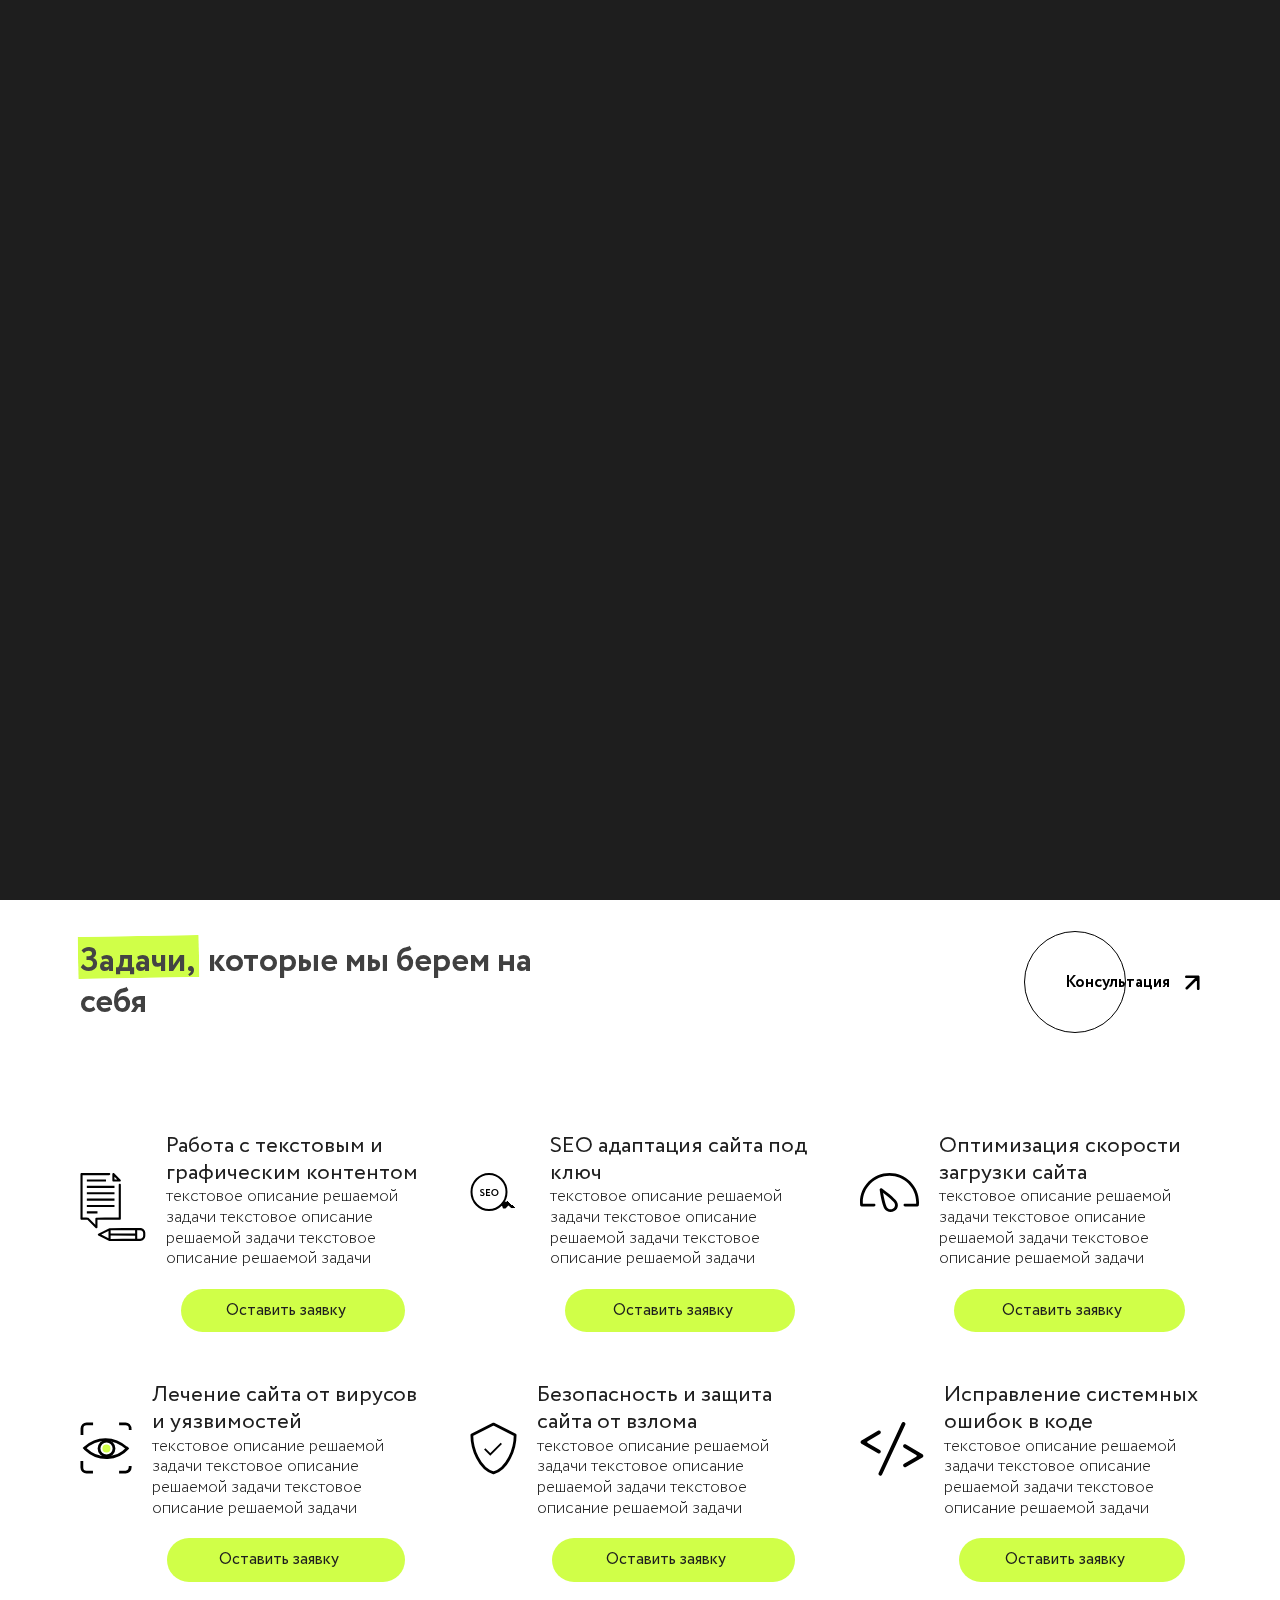
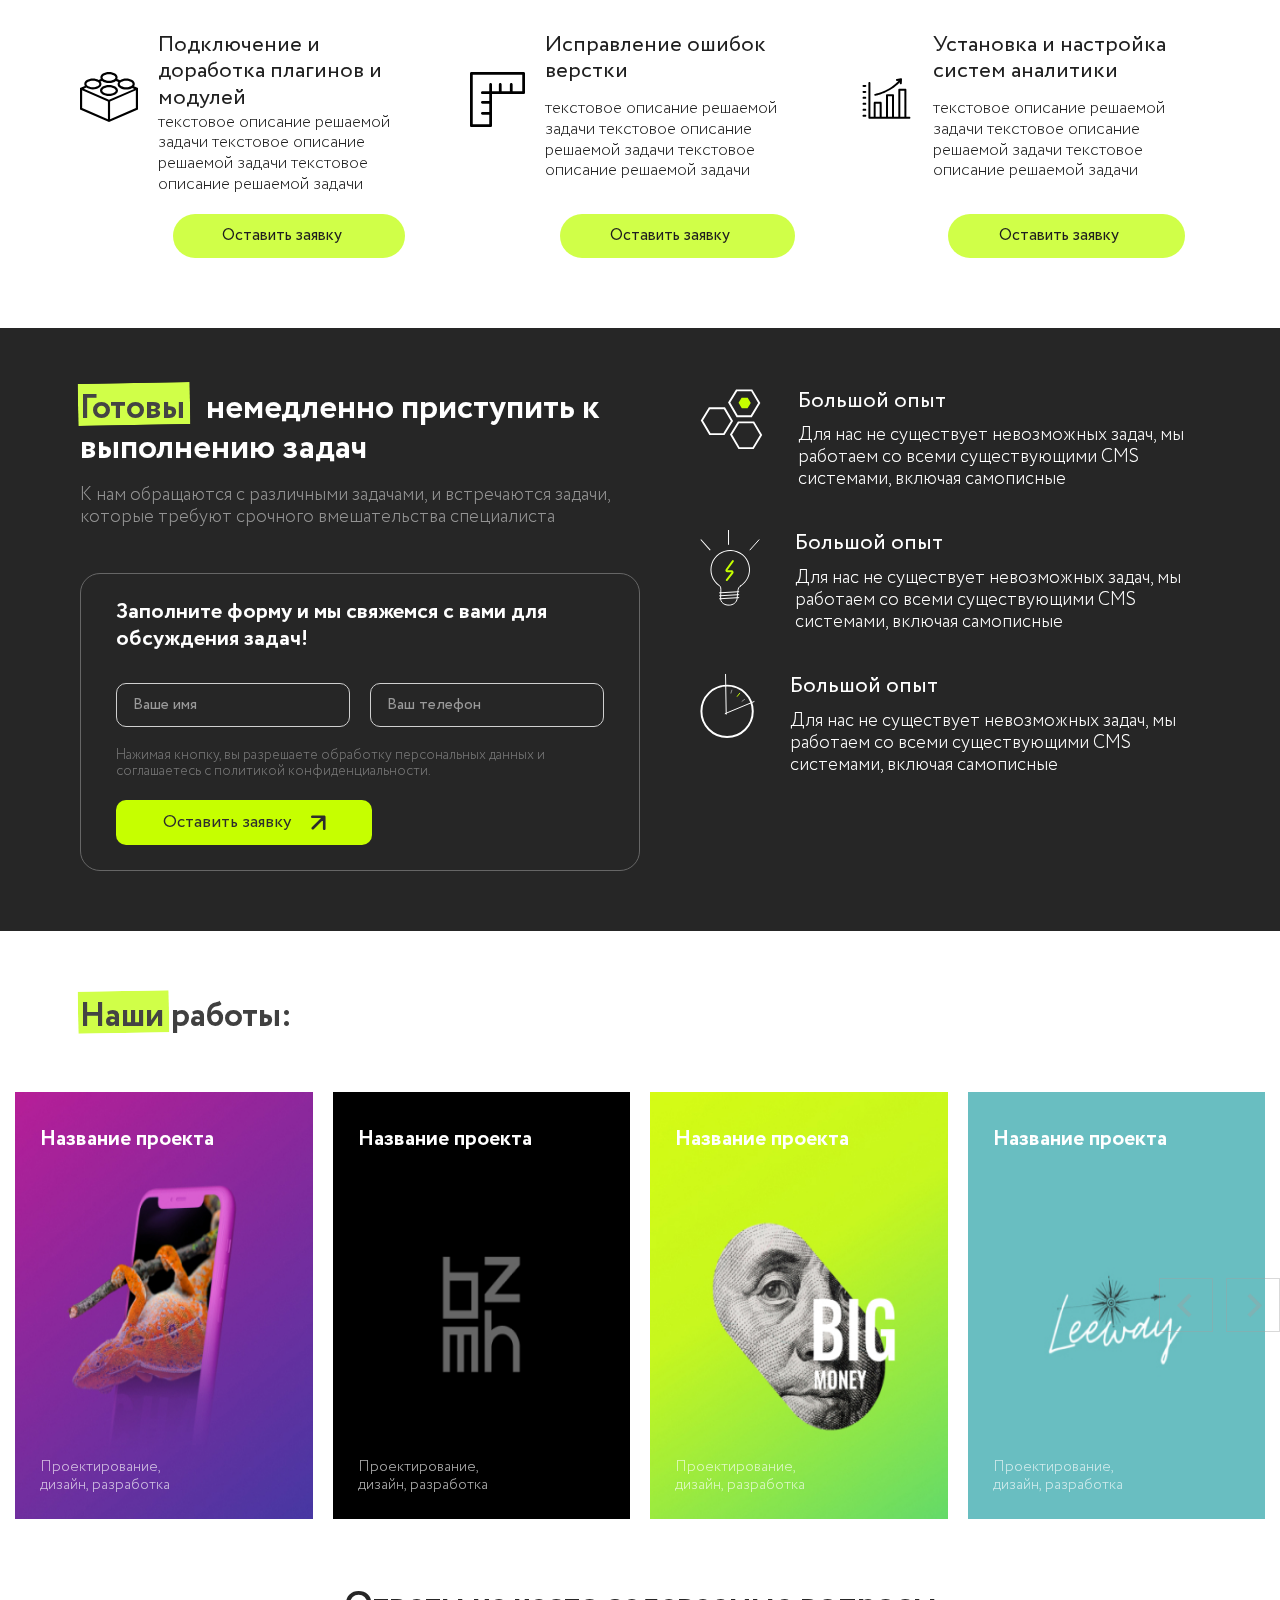
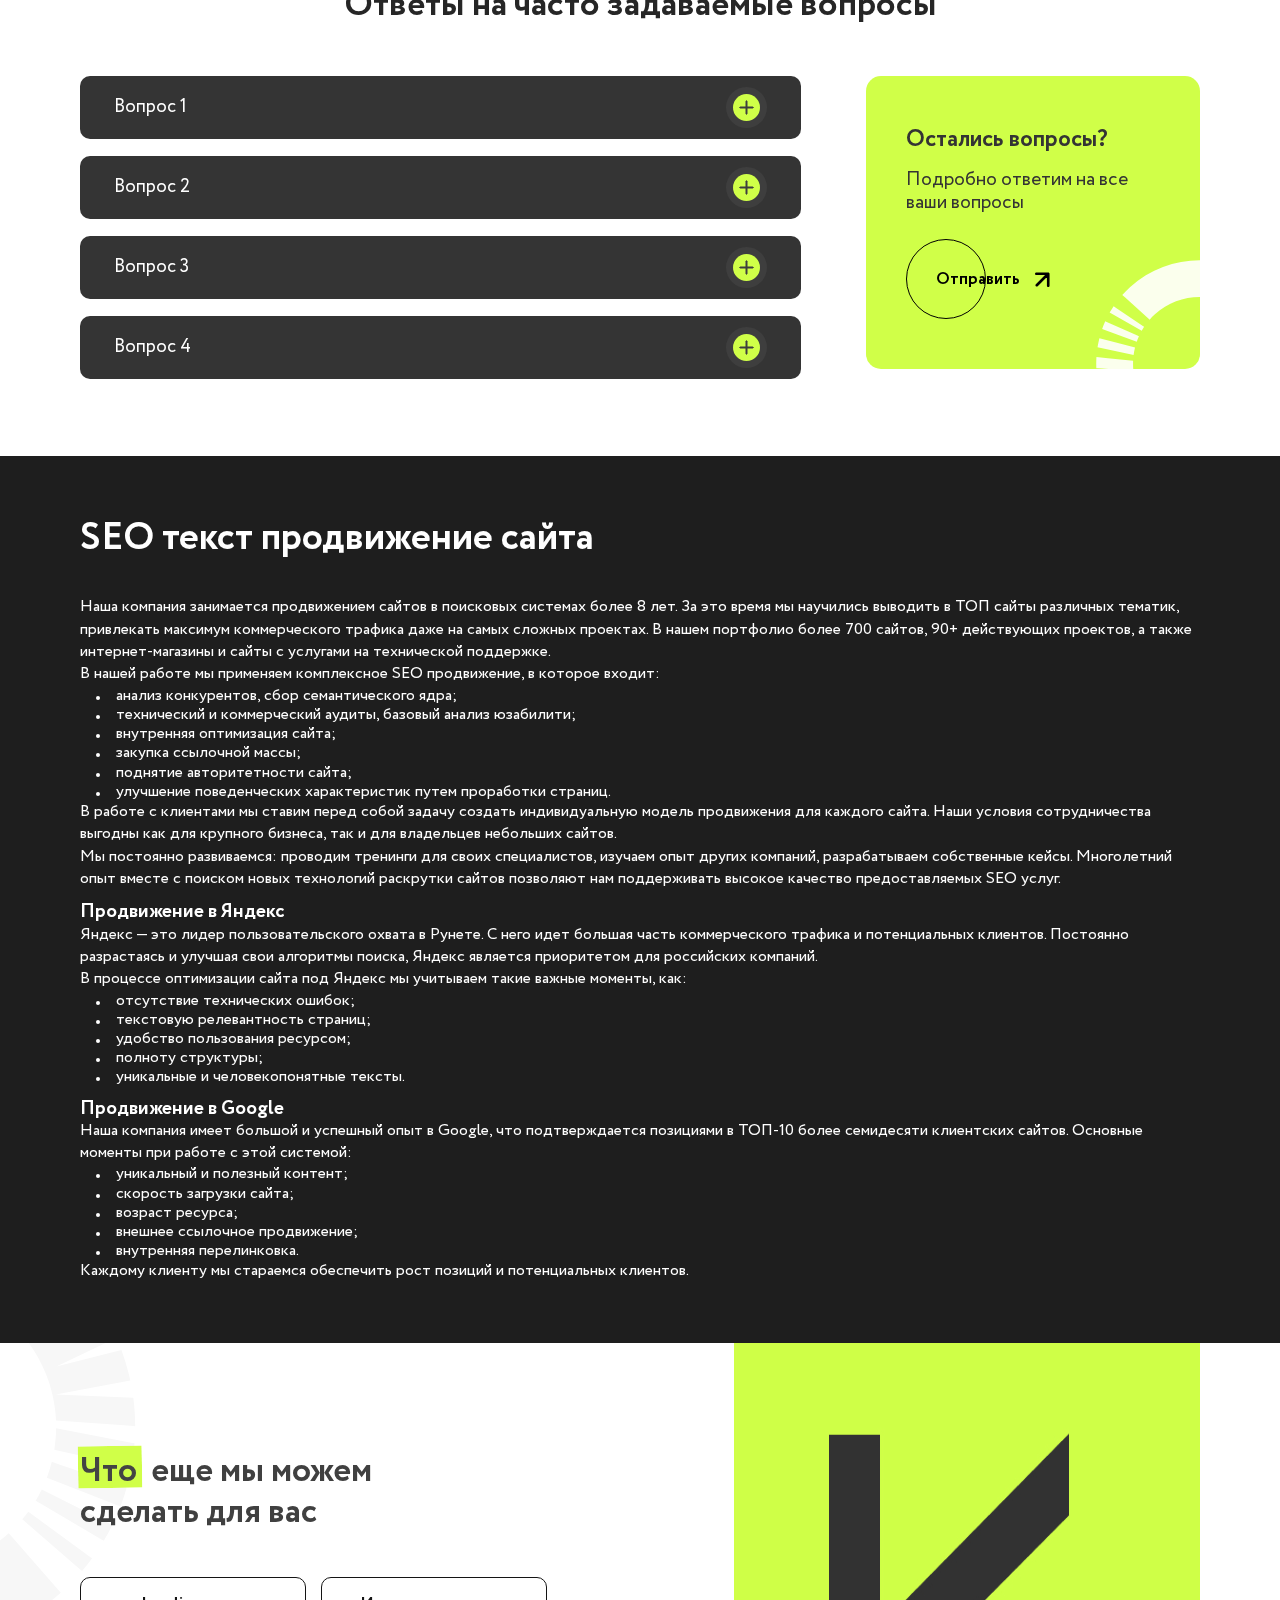
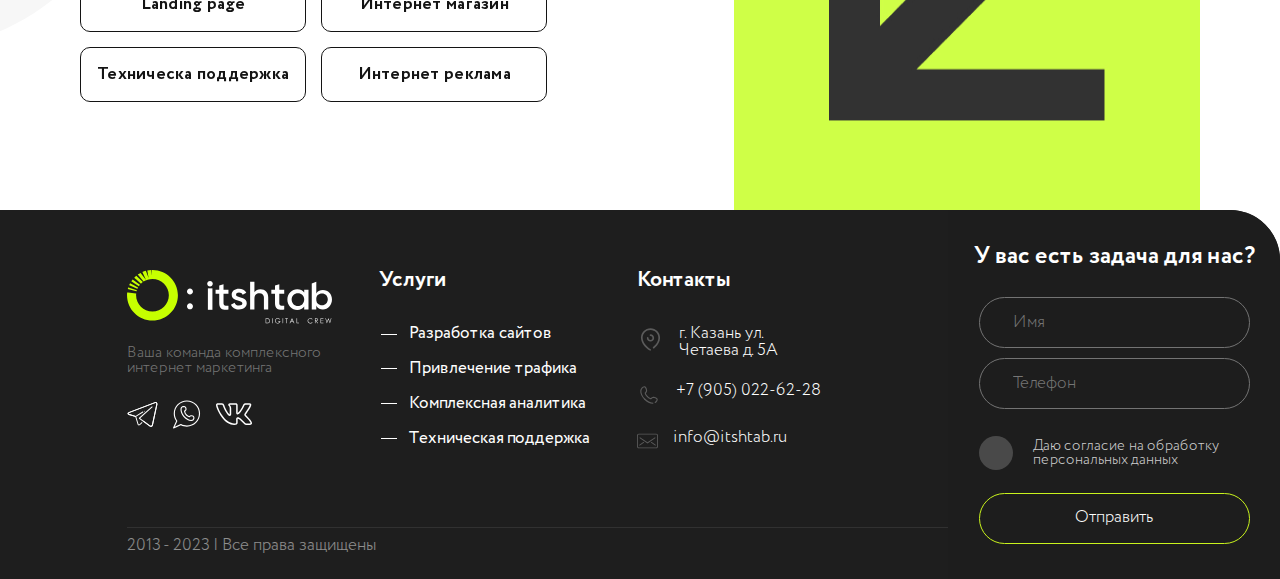
<file: modification.html>
<!DOCTYPE html>
<html>
  <head>
    <meta charset="utf-8">
    <meta name="viewport" content="width=device-width, initial-scale=1.0, maximum-scale=10.0, minimum-scale=1.0">
    <meta http-equiv="X-UA-Compatible" content="ie=edge">
    <!-- splide styles-->
    <link rel="stylesheet" href="https://cdn.jsdelivr.net/npm/@splidejs/splide@4.1.4/dist/css/splide.min.css">
    <!-- my styles-->
    <link rel="stylesheet" href="./assets/css/modification.css">
    <title>Услуга доработка и работа с контентом</title>
  </head>
</html>
<body class="hidden">
  <div class="loader">
    <div class="loader-static"></div>
    <div class="loader-first"></div>
    <div class="loader-second"></div>
  </div>
  <div class="burgerMenu">
    <header class="header--main header--main-black-mode">
      <div class="container container--header container--header-black-mode">
        <div class="header__logo-block"><a href="index.html"><img class="header__logo-block-image header__logo-block-image--white header__logo-block-image--white-mode" src="./assets/images/header/header-logo--white.svg" alt="Логотип веб студии" width="219" height="58"></a></div>
        <button class="header__closeBurgerMenuBtn"><img src="./assets/images/utils/closeCross.svg" alt="Логотип веб студии" width="40" height="40"></button>
      </div>
    </header>
    <div class="burgerMenu__animatedWords">
      <p class="burgerMenu__animatedWords_wordToRight">IT’SHTAB</p>
      <p class="burgerMenu__animatedWords_wordToLeft">DIGITAL CREW</p>
    </div>
    <section class="burgerMenu__content">
      <div class="container">
        <h1 class="visibleHidden">Навигация по сайту</h1>
        <div class="burgerMenu__contentSides">
          <nav class="burgerMenu__contentNavigation">
            <ul class="burgerMenu__contentNavigation-leftSide">
              <li class="burgerMenu__contentNavigation-leftSideItem">
                <h2 class="burgerMenu__contentNavigation-leftSideItemText">Главная</h2><img class="burgerMenu__contentNavigation-leftSideItemImage" src="assets/images/utils/burgerMenu-arrowWhite.svg" alt="Стрелка" width="68" height="20">
              </li>
              <li class="burgerMenu__contentNavigation-leftSideItem">
                <h2 class="burgerMenu__contentNavigation-leftSideItemText">Услуги</h2><img class="burgerMenu__contentNavigation-leftSideItemImage" src="assets/images/utils/burgerMenu-arrowWhite.svg" alt="Стрелка" width="68" height="20">
              </li>
              <li class="burgerMenu__contentNavigation-leftSideItem">
                <h2 class="burgerMenu__contentNavigation-leftSideItemText">Портфолио</h2><img class="burgerMenu__contentNavigation-leftSideItemImage" src="assets/images/utils/burgerMenu-arrowWhite.svg" alt="Стрелка" width="68" height="20">
              </li>
              <li class="burgerMenu__contentNavigation-leftSideItem">
                <h2 class="burgerMenu__contentNavigation-leftSideItemText">О компании</h2><img class="burgerMenu__contentNavigation-leftSideItemImage" src="assets/images/utils/burgerMenu-arrowWhite.svg" alt="Стрелка" width="68" height="20">
              </li>
              <li class="burgerMenu__contentNavigation-leftSideItem">
                <h2 class="burgerMenu__contentNavigation-leftSideItemText">Контакты</h2><img class="burgerMenu__contentNavigation-leftSideItemImage" src="assets/images/utils/burgerMenu-arrowWhite.svg" alt="Стрелка" width="68" height="20">
              </li>
            </ul>
            <div class="burgerMenu__contentNavigation-line"></div>
            <div class="burgerMenu__contentNavigation-rightSide">
              <ul class="burgerMenu__contentNavigation-rightSideList">
                <li class="burgerMenu__contentNavigation-rightSideListItem"><a class="burgerMenu__contentNavigation-rightSideListItemText" href="contacts.html">Контакты</a></li>
                <li class="burgerMenu__contentNavigation-rightSideListItem"><a class="burgerMenu__contentNavigation-rightSideListItemText" href="blog.html">блог</a></li>
                <li class="burgerMenu__contentNavigation-rightSideListItem"><a class="burgerMenu__contentNavigation-rightSideListItemText" href="blog-once-page.html">блог одна страница</a></li>
                <li class="burgerMenu__contentNavigation-rightSideListItem"><a class="burgerMenu__contentNavigation-rightSideListItemText" href="brief.html">бриф</a></li>
              </ul>
              <ul class="burgerMenu__contentNavigation-rightSideList">
                <li class="burgerMenu__contentNavigation-rightSideListItem"><a class="burgerMenu__contentNavigation-rightSideListItemText" href="seo.html">SEO продвижение вашего проекта</a></li>
                <li class="burgerMenu__contentNavigation-rightSideListItem"><a class="burgerMenu__contentNavigation-rightSideListItemText" href="attraction.html">Настройка и ведение рекламы в Яндекс директ</a></li>
                <li class="burgerMenu__contentNavigation-rightSideListItem"><a class="burgerMenu__contentNavigation-rightSideListItemText" href="sitesDevelopment.html">Создание сайтов, которые работают</a></li>
                <li class="burgerMenu__contentNavigation-rightSideListItem"><a class="burgerMenu__contentNavigation-rightSideListItemText" href="serm.html">Репутация бренда в интернете SERM для бизнеса</a></li>
                <li class="burgerMenu__contentNavigation-rightSideListItem"><a class="burgerMenu__contentNavigation-rightSideListItemText" href="serviceDetail.html">Разработка веб сервисов любой сложности под ключ</a></li>
                <li class="burgerMenu__contentNavigation-rightSideListItem"><a class="burgerMenu__contentNavigation-rightSideListItemText" href="serviceDetailSecond.html">Разработка landing page с конверсией от 5,7%</a></li>
                <li class="burgerMenu__contentNavigation-rightSideListItem"><a class="burgerMenu__contentNavigation-rightSideListItemText" href="serviceDetailSecond-2.html">Разработка интернет магазина любой сложности </a></li>
                <li class="burgerMenu__contentNavigation-rightSideListItem"><a class="burgerMenu__contentNavigation-rightSideListItemText" href="serviceDetailSecond-3.html">Разработка корпоративных сайтов под ключ</a></li>
                <li class="burgerMenu__contentNavigation-rightSideListItem"><a class="burgerMenu__contentNavigation-rightSideListItemText" href="modification.html">Доработка веб-сайта и работа с контентом</a></li>
                <li class="burgerMenu__contentNavigation-rightSideListItem"><a class="burgerMenu__contentNavigation-rightSideListItemText" href="support.html">Техническая поддержка сайтов и проектов</a></li>
              </ul>
              <ul class="burgerMenu__contentNavigation-rightSideList">
                <li class="burgerMenu__contentNavigation-rightSideListItem"><a class="burgerMenu__contentNavigation-rightSideListItemText" href="serviceDetail.html">услуга детальнвя</a></li>
                <li class="burgerMenu__contentNavigation-rightSideListItem"><a class="burgerMenu__contentNavigation-rightSideListItemText" href="attraction.html">Настройка и ведение рекламы в Яндекс директ</a></li>
                <li class="burgerMenu__contentNavigation-rightSideListItem"><a class="burgerMenu__contentNavigation-rightSideListItemText" href="sitesDevelopment.html">Создание сайтов, которые работают</a></li>
                <li class="burgerMenu__contentNavigation-rightSideListItem"><a class="burgerMenu__contentNavigation-rightSideListItemText" href="serm.html">Serm</a></li>
              </ul>
              <ul class="burgerMenu__contentNavigation-rightSideList">
                <li class="burgerMenu__contentNavigation-rightSideListItem"><a class="burgerMenu__contentNavigation-rightSideListItemText" href="studio.html">О студии</a></li>
              </ul>
              <ul class="burgerMenu__contentNavigation-rightSideList">
                <li class="burgerMenu__contentNavigation-rightSideListItem"><a class="burgerMenu__contentNavigation-rightSideListItemText" href="">Разработка сайтов</a></li>
                <li class="burgerMenu__contentNavigation-rightSideListItem"><a class="burgerMenu__contentNavigation-rightSideListItemText" href="">Интернет реклама</a></li>
                <li class="burgerMenu__contentNavigation-rightSideListItem"><a class="burgerMenu__contentNavigation-rightSideListItemText" href="">Поддержка и обслуживание</a></li>
                <li class="burgerMenu__contentNavigation-rightSideListItem"><a class="burgerMenu__contentNavigation-rightSideListItemText" href="">Аудиторские услуги</a></li>
              </ul>
            </div>
          </nav>
          <address class="burgerMenu__contentAddresses"><a class="burgerMenu__contentAddresses-phone" href="tel:79050226228">+7 (905) 022-62-28</a><a class="burgerMenu__contentAddresses-mail" href="mailto:info@itshtab.ru">info@itshtab.ru</a><a class="burgerMenu__contentAddresses-place" href="#">Республика Татарстан, г.<br>Казань, ул. Четаева д.5А</a>
            <div class="burgerMenu__contentAddresses-socials"><a class="burgerMenu__contentAddresses-socialsItem" href="#"><img class="burgerMenu__contentAddresses-socialsItemIcon" src="assets/images/utils/tg.svg" alt="Телеграм" width="31" height="25"></a><a class="burgerMenu__contentAddresses-socialsItem" href="#"><img class="burgerMenu__contentAddresses-socialsItemIcon" src="assets/images/utils/wh.svg" alt="Ватсап" width="29" height="29"></a><a class="burgerMenu__contentAddresses-socialsItem" href="#"><img class="burgerMenu__contentAddresses-socialsItemIcon" src="assets/images/utils/vk.svg" alt="Вконтакте" width="29" height="29"></a></div><a class="fillingButton fillingButton--burgerMenuAddresses" href="">
              <svg class="fillingButton__svg" viewBox="0 0 204 204">
                <circle class="fillingButton__svg-circle fillingButton__svg-circle--burgerMenuAddresses" cx="102" cy="102" r="102" fill="transparent"></circle>
              </svg>
              <div class="fillingButton__circle fillingButton__circle--burgerMenuAddresses"></div>
              <div class="fillingButton__content">
                <p class="fillingButton__p"><span class="fillingButton__span--smallMargin-and-partial">Подро</span>бнее</p>
              </div></a>
          </address>
        </div>
      </div>
    </section>
  </div>
  <div class="progress-circle">
    <div class="progress-circle__block">
      <svg class="progress-ring" width="86" height="86">
        <circle class="progress-ring__circle" stroke="#C6FF00" stroke-width="4" cx="43" cy="43" r="25"></circle>
      </svg>
      <div class="progress-circle-arrows"><img class="progress-circle-arrow progress-circle-arrow--salad" src="assets/images/circle/circle-arrow.svg" alt="Зеленая стрелка" width="20" height="36"><img class="progress-circle-arrow progress-circle-arrow--black" src="assets/images/circle/circle-arrow--black.svg" alt="Черная стрелка" width="20" height="36"></div>
    </div>
  </div>
  <header class="header--main header--mainPage">
    <div class="container container--header">
      <div class="header__logo-block"><a href="index.html"><img class="header__logo-block-image header__logo-block-image--black" src="./assets/images/header/header-logo.svg" alt="Логотип веб студии" width="219" height="58"></a><a href="index.html"><img class="header__logo-block-image header__logo-block-image--white" src="./assets/images/header/header-logo--white.svg" alt="Логотип веб студии" width="219" height="58"></a></div>
      <div class="header__burger-block">
        <div class="header__burger"><span class="header__burger-span"></span><span class="header__burger-span"></span><span class="header__burger-span"></span></div>
      </div>
      <div class="header__nav">
        <ul class="header__nav-list">
          <li class="header__nav-item"><a class="header__nav-item-text" href="services.html">Услуги</a></li>
          <li class="header__nav-item"><a class="header__nav-item-text" href="projects.html">Проекты</a></li>
          <li class="header__nav-item"><a class="header__nav-item-text" href="#">Маркетологам</a></li>
          <li class="header__nav-item"><a class="header__nav-item-text" href="contacts.html">Контакты</a></li>
        </ul>
        <!--.header__contacts.header__contacts--narrow-->
        <!--    ul.header__contacts-items.header__contacts-item--icons-->
        <!--        .header__contacts-item-->
        <!--            .header__contacts-item--icon.header__contacts-item--icon--black-->
        <!--                a( href="#" )-->
        <!--                    img.header__contacts-item-image.header__contacts-item-image--black(-->
        <!--                        src="./assets/images/header/telegram--transparent.svg" alt="Telegram веб студии"-->
        <!--                        width="31" height="25"-->
        <!--                    )-->
        <!--            //.header__contacts-item--icon.header__contacts-item--icon--white-->
        <!--            //    a( href="#" )-->
        <!--            //        img.header__contacts-item-image.header__contacts-item-image--white(-->
        <!--            //            src="./assets/images/header/telegram--transparent--white.svg" alt="Telegram веб студии"-->
        <!--            //            width="31" height="25"-->
        <!--            //        )-->
        <!--        .header__contacts-item-->
        <!--            .header__contacts-item--icon.header__contacts-item--icon--black-->
        <!--                a( href="#" )-->
        <!--                    img.header__contacts-item-image.header__contacts-item-image--black(-->
        <!--                        src="./assets/images/header/whatsapp--transparent.svg" alt="Whatsapp веб студии"-->
        <!--                        width="28" height="29"-->
        <!--                    )-->
        <!--            //.header__contacts-item--icon.header__contacts-item--icon--white-->
        <!--            //    a( href="#" )-->
        <!--            //        img.header__contacts-item-image.header__contacts-item-image--white(-->
        <!--            //            src="./assets/images/header/whatsapp--transparent--white.svg" alt="Whatsapp веб студии"-->
        <!--            //            width="28" height="29"-->
        <!--            //        )-->
        <!---->
        <!--        .header__contacts-item.header__contacts-item--numbers-->
        <!--            a( href="tel: +79050226228" ).header__contacts-item-number +7 (905) 022 - 62 - 28-->
        <!--            .header__contacts-item-back-call Обратный звонок-->
      </div>
      <div class="header__contacts header__contacts--wide">
        <ul class="header__contacts-items header__contacts-item--icons">
          <div class="header__contacts-item"><a class="header__contacts-item--icon" href="#"><img class="header__contacts-item-image header__contacts-item-image--black" src="./assets/images/header/telegram--transparent.svg" alt="Telegram веб студии" width="31" height="25"></a><a class="header__contacts-item--icon" href="#"><img class="header__contacts-item-image header__contacts-item-image--white" src="./assets/images/header/telegram--transparent--white.svg" alt="Telegram веб студии" width="31" height="25"></a></div>
          <div class="header__contacts-item"><a class="header__contacts-item--icon" href="#"><img class="header__contacts-item-image header__contacts-item-image--black" src="./assets/images/header/whatsapp--transparent.svg" alt="Whatsapp веб студии" width="28" height="29"></a><a class="header__contacts-item--icon" href="#"><img class="header__contacts-item-image header__contacts-item-image--white" src="./assets/images/header/whatsapp--transparent--white.svg" alt="Whatsapp веб студии" width="28" height="29"></a></div>
          <address class="header__contacts-item header__contacts-item--numbers"><a class="header__contacts-item-number" href="tel: +79050226228">+7 (905) 022 - 62 - 28</a><a class="header__contacts-item-number-image header__contacts-item-number-image--white" href="tel: +79050226228"><img src="./assets/images/header/phone.svg" alt="Телефон" width="23" height="23"></a><a class="header__contacts-item-number-image header__contacts-item-number-image--black" href="tel: +79050226228"><img src="./assets/images/header/phone-black.svg" alt="Телефон" width="23" height="23"></a>
            <p class="header__contacts-item-back-call">Обратный звонок</p>
          </address>
        </ul>
      </div>
    </div>
  </header>
  <div id="butter">
    <main>
      <section class="intro">
        <h1 class="visibleHidden">Доработка веб-сайта и работа с контентом</h1><img class="intro__decorativeCircle" src="assets/images/utils/semicircle-to-right--gray.svg" alt="Декоративный круг" width="122" height="258"><img class="intro__decorativeGlowingCircle" src="assets/images/utils/glowingCircle.png" alt="Декоративный круг">
        <div class="container container--introServiceDetail">
          <div class="intro__top">
            <div class="intro__contentLeftSide">
              <h2 class="intro__contentLeftSideTitle">
                 Доработка веб-сайта<br>и работа с контентом</h2>
              <p class="intro__contentLeftSideText">
                От решений с типовым функционалом до высоконагруженных систем. Выстраиваем техническую 
                архитектуру, сценарии покупок, интегрируем сторонние сервисы.
              </p>
              <div class="intro__contentLeftSideButton"><a class="fillingButton fillingButton--introTop" href="">
                  <svg class="fillingButton__svg" viewBox="0 0 204 204">
                    <circle class="fillingButton__svg-circle fillingButton__svg-circle--introTop" cx="102" cy="102" r="102" fill="transparent"></circle>
                  </svg>
                  <div class="fillingButton__circle fillingButton__circle--introTop"></div>
                  <div class="fillingButton__content">
                    <p class="fillingButton__p"><span class="fillingButton__span--smallMargin-and-partial">Остави</span>ть заявку</p>
                  </div></a></div>
            </div>
            <div class="intro__contentRightSide"><img class="intro__contentRightSideImage" src="assets/images/modification/introRightSide.png" alt="Декоративная картинка" width="500" height="405"></div>
          </div>
        </div>
      </section>
      <div class="intro__bottom">
        <div class="container">
          <div class="intro__bottomItemsWrapper">
            <div class="servisec-list__item">
              <div class="servisec-list__item-title-span-wrapper servisec-list__item-title-span-wrapper--wide">
                <div class="servisec-list__item-title-span-bg"></div>
              </div>
              <div class="servisec-list__item-content">
                <h1 class="servisec-list__item-title intro__bottomTitle"><span class="servisec-list__item-title-span">Решим вашу задачу </span>любой сложности!</h1>
              </div>
            </div>
            <div class="intro__bottomFormWrapper">
              <form class="intro__bottomForm">
                <input class="offer__formInputIntro" type="text" placeholder="Ваше имя" name="name">
                <input class="offer__formInputIntro" type="tel" placeholder="Ваш телефон" name="tel">
              </form>
              <footer class="intro__bottomFormDescriptionBlock">
                <p class="intro__bottomFormDescription">
                  Нажимая кнопку, вы разрешаете обработку персональных данных и соглашаетесь с 
                  политикой конфиденциальности.
                </p>
              </footer>
            </div>
            <div class="intro__bottomButton">
              <div class="intro__contentLeftSideButton"><a class="fillingButton fillingButton--introBottom" href="">
                  <svg class="fillingButton__svg fillingButton__svg--introBottom" viewBox="0 0 160 160">
                    <circle class="fillingButton__svg-circle fillingButton__svg-circle--introBottom" cx="80" cy="80" r="80" fill="transparent"></circle>
                  </svg>
                  <div class="fillingButton__circle fillingButton__circle--introBottom"></div>
                  <div class="fillingButton__content">
                    <p class="fillingButton__p"><span class="fillingButton__span--smallMargin-and-partial">Отпра</span>вить</p>
                  </div></a></div>
            </div>
          </div>
        </div>
      </div>
      <section class="tasks">
        <div class="container">
          <div class="tasks__content">
            <div class="benefits__contentTop">
              <div class="benefits__contentTopLeft">
                <div class="servisec-list__item">
                  <div class="servisec-list__item-title-span-wrapper servisec-list__item-title-span-wrapper--wide">
                    <div class="servisec-list__item-title-span-bg"></div>
                  </div>
                  <div class="servisec-list__item-content">
                    <h1 class="servisec-list__item-title servicesTitle servicesTitle--black"><span class="servisec-list__item-title-span">Задачи, </span>&nbsp;которые мы берем на себя</h1>
                  </div>
                </div>
              </div>
              <div class="benefits__contentTopRight">
                <div class="fillingButton fillingButton--benefitsRight modalTrigger" data-modal="1">
                  <svg class="fillingButton__svg fillingButton__svg--benefitsRight" viewBox="0 0 160 160">
                    <circle class="fillingButton__svg-circle fillingButton__svg-circle--benefitsRight" cx="80" cy="80" r="80" fill="transparent"></circle>
                  </svg>
                  <div class="fillingButton__circle fillingButton__circle--benefitsRight fillingButton__circle--black-border"></div>
                  <div class="fillingButton__content">
                    <p class="fillingButton__p fillingButton__p--black"><span class="fillingButton__span--smallMargin-and-partial">Консуль</span>тация</p>
                  </div>
                </div>
              </div>
            </div>
            <div class="tasks__contentBottom">
              <div class="tasks__contentBottomItems">
                <div class="tasks__contentBottomItem">
                  <div class="tasks__contentBottomItemLeft"><img class="tasks__contentBottomItemLeftImage" src="assets/images/modification/text.svg" alt="Декоративная картинка" width="66" height="69"></div>
                  <div class="tasks__contentBottomItemRight">
                    <h3 class="tasks__contentBottomItemRightTitle">Работа с текстовым и графическим контентом</h3>
                    <p class="tasks__contentBottomItemRightText">текстовое описание решаемой задачи текстовое описание решаемой задачи текстовое описание решаемой задачи</p>
                    <div class="types__contentBottomItemButtonWrapper"><a class="types__contentBottomItemButton" href="#">
                        <p class="types__contentBottomItemButtonText">Оставить заявку</p>
                        <svg width="39" height="16" viewBox="0 0 39 16" xmlns="http://www.w3.org/2000/svg">
                          <path d="M38.7071 8.70711C39.0976 8.31658 39.0976 7.68342 38.7071 7.29289L32.3431 0.928932C31.9526 0.538408 31.3195 0.538408 30.9289 0.928932C30.5384 1.31946 30.5384 1.95262 30.9289 2.34315L36.5858 8L30.9289 13.6569C30.5384 14.0474 30.5384 14.6805 30.9289 15.0711C31.3195 15.4616 31.9526 15.4616 32.3431 15.0711L38.7071 8.70711ZM0 9H38V7L0 7L0 9Z"></path>
                        </svg></a></div>
                  </div>
                </div>
                <div class="tasks__contentBottomItem">
                  <div class="tasks__contentBottomItemLeft"><img class="tasks__contentBottomItemLeftImage" src="assets/images/modification/seo.svg" alt="Декоративная картинка" width="60" height="56"></div>
                  <div class="tasks__contentBottomItemRight">
                    <h3 class="tasks__contentBottomItemRightTitle">SEO адаптация сайта под ключ</h3>
                    <p class="tasks__contentBottomItemRightText">текстовое описание решаемой задачи текстовое описание решаемой задачи текстовое описание решаемой задачи</p>
                    <div class="types__contentBottomItemButtonWrapper"><a class="types__contentBottomItemButton" href="#">
                        <p class="types__contentBottomItemButtonText">Оставить заявку</p>
                        <svg width="39" height="16" viewBox="0 0 39 16" xmlns="http://www.w3.org/2000/svg">
                          <path d="M38.7071 8.70711C39.0976 8.31658 39.0976 7.68342 38.7071 7.29289L32.3431 0.928932C31.9526 0.538408 31.3195 0.538408 30.9289 0.928932C30.5384 1.31946 30.5384 1.95262 30.9289 2.34315L36.5858 8L30.9289 13.6569C30.5384 14.0474 30.5384 14.6805 30.9289 15.0711C31.3195 15.4616 31.9526 15.4616 32.3431 15.0711L38.7071 8.70711ZM0 9H38V7L0 7L0 9Z"></path>
                        </svg></a></div>
                  </div>
                </div>
                <div class="tasks__contentBottomItem">
                  <div class="tasks__contentBottomItemLeft"><img class="tasks__contentBottomItemLeftImage" src="assets/images/modification/speed.svg" alt="Декоративная картинка" width="59" height="39"></div>
                  <div class="tasks__contentBottomItemRight">
                    <h3 class="tasks__contentBottomItemRightTitle">Оптимизация скорости загрузки сайта</h3>
                    <p class="tasks__contentBottomItemRightText">текстовое описание решаемой задачи текстовое описание решаемой задачи текстовое описание решаемой задачи</p>
                    <div class="types__contentBottomItemButtonWrapper"><a class="types__contentBottomItemButton" href="#">
                        <p class="types__contentBottomItemButtonText">Оставить заявку</p>
                        <svg width="39" height="16" viewBox="0 0 39 16" xmlns="http://www.w3.org/2000/svg">
                          <path d="M38.7071 8.70711C39.0976 8.31658 39.0976 7.68342 38.7071 7.29289L32.3431 0.928932C31.9526 0.538408 31.3195 0.538408 30.9289 0.928932C30.5384 1.31946 30.5384 1.95262 30.9289 2.34315L36.5858 8L30.9289 13.6569C30.5384 14.0474 30.5384 14.6805 30.9289 15.0711C31.3195 15.4616 31.9526 15.4616 32.3431 15.0711L38.7071 8.70711ZM0 9H38V7L0 7L0 9Z"></path>
                        </svg></a></div>
                  </div>
                </div>
                <div class="tasks__contentBottomItem">
                  <div class="tasks__contentBottomItemLeft"><img class="tasks__contentBottomItemLeftImage" src="assets/images/modification/eye.svg" alt="Декоративная картинка" width="52" height="52"></div>
                  <div class="tasks__contentBottomItemRight">
                    <h3 class="tasks__contentBottomItemRightTitle">Лечение сайта от вирусов и уязвимостей</h3>
                    <p class="tasks__contentBottomItemRightText">текстовое описание решаемой задачи текстовое описание решаемой задачи текстовое описание решаемой задачи</p>
                    <div class="types__contentBottomItemButtonWrapper"><a class="types__contentBottomItemButton" href="#">
                        <p class="types__contentBottomItemButtonText">Оставить заявку</p>
                        <svg width="39" height="16" viewBox="0 0 39 16" xmlns="http://www.w3.org/2000/svg">
                          <path d="M38.7071 8.70711C39.0976 8.31658 39.0976 7.68342 38.7071 7.29289L32.3431 0.928932C31.9526 0.538408 31.3195 0.538408 30.9289 0.928932C30.5384 1.31946 30.5384 1.95262 30.9289 2.34315L36.5858 8L30.9289 13.6569C30.5384 14.0474 30.5384 14.6805 30.9289 15.0711C31.3195 15.4616 31.9526 15.4616 32.3431 15.0711L38.7071 8.70711ZM0 9H38V7L0 7L0 9Z"></path>
                        </svg></a></div>
                  </div>
                </div>
                <div class="tasks__contentBottomItem">
                  <div class="tasks__contentBottomItemLeft"><img class="tasks__contentBottomItemLeftImage" src="assets/images/modification/shield.svg" alt="Декоративная картинка" width="47" height="53"></div>
                  <div class="tasks__contentBottomItemRight">
                    <h3 class="tasks__contentBottomItemRightTitle">Безопасность и защита сайта от взлома</h3>
                    <p class="tasks__contentBottomItemRightText">текстовое описание решаемой задачи текстовое описание решаемой задачи текстовое описание решаемой задачи</p>
                    <div class="types__contentBottomItemButtonWrapper"><a class="types__contentBottomItemButton" href="#">
                        <p class="types__contentBottomItemButtonText">Оставить заявку</p>
                        <svg width="39" height="16" viewBox="0 0 39 16" xmlns="http://www.w3.org/2000/svg">
                          <path d="M38.7071 8.70711C39.0976 8.31658 39.0976 7.68342 38.7071 7.29289L32.3431 0.928932C31.9526 0.538408 31.3195 0.538408 30.9289 0.928932C30.5384 1.31946 30.5384 1.95262 30.9289 2.34315L36.5858 8L30.9289 13.6569C30.5384 14.0474 30.5384 14.6805 30.9289 15.0711C31.3195 15.4616 31.9526 15.4616 32.3431 15.0711L38.7071 8.70711ZM0 9H38V7L0 7L0 9Z"></path>
                        </svg></a></div>
                  </div>
                </div>
                <div class="tasks__contentBottomItem">
                  <div class="tasks__contentBottomItemLeft"><img class="tasks__contentBottomItemLeftImage" src="assets/images/modification/code.svg" alt="Декоративная картинка" width="64" height="54"></div>
                  <div class="tasks__contentBottomItemRight">
                    <h3 class="tasks__contentBottomItemRightTitle">Исправление системных ошибок в коде</h3>
                    <p class="tasks__contentBottomItemRightText">текстовое описание решаемой задачи текстовое описание решаемой задачи текстовое описание решаемой задачи</p>
                    <div class="types__contentBottomItemButtonWrapper"><a class="types__contentBottomItemButton" href="#">
                        <p class="types__contentBottomItemButtonText">Оставить заявку</p>
                        <svg width="39" height="16" viewBox="0 0 39 16" xmlns="http://www.w3.org/2000/svg">
                          <path d="M38.7071 8.70711C39.0976 8.31658 39.0976 7.68342 38.7071 7.29289L32.3431 0.928932C31.9526 0.538408 31.3195 0.538408 30.9289 0.928932C30.5384 1.31946 30.5384 1.95262 30.9289 2.34315L36.5858 8L30.9289 13.6569C30.5384 14.0474 30.5384 14.6805 30.9289 15.0711C31.3195 15.4616 31.9526 15.4616 32.3431 15.0711L38.7071 8.70711ZM0 9H38V7L0 7L0 9Z"></path>
                        </svg></a></div>
                  </div>
                </div>
                <div class="tasks__contentBottomItem">
                  <div class="tasks__contentBottomItemLeft"><img class="tasks__contentBottomItemLeftImage" src="assets/images/modification/lego.svg" alt="Декоративная картинка" width="58" height="50"></div>
                  <div class="tasks__contentBottomItemRight">
                    <h3 class="tasks__contentBottomItemRightTitle">Подключение и доработка плагинов и модулей</h3>
                    <p class="tasks__contentBottomItemRightText">текстовое описание решаемой задачи текстовое описание решаемой задачи текстовое описание решаемой задачи</p>
                    <div class="types__contentBottomItemButtonWrapper"><a class="types__contentBottomItemButton" href="#">
                        <p class="types__contentBottomItemButtonText">Оставить заявку</p>
                        <svg width="39" height="16" viewBox="0 0 39 16" xmlns="http://www.w3.org/2000/svg">
                          <path d="M38.7071 8.70711C39.0976 8.31658 39.0976 7.68342 38.7071 7.29289L32.3431 0.928932C31.9526 0.538408 31.3195 0.538408 30.9289 0.928932C30.5384 1.31946 30.5384 1.95262 30.9289 2.34315L36.5858 8L30.9289 13.6569C30.5384 14.0474 30.5384 14.6805 30.9289 15.0711C31.3195 15.4616 31.9526 15.4616 32.3431 15.0711L38.7071 8.70711ZM0 9H38V7L0 7L0 9Z"></path>
                        </svg></a></div>
                  </div>
                </div>
                <div class="tasks__contentBottomItem">
                  <div class="tasks__contentBottomItemLeft"><img class="tasks__contentBottomItemLeftImage" src="assets/images/modification/rule.svg" alt="Декоративная картинка" width="55" height="55"></div>
                  <div class="tasks__contentBottomItemRight">
                    <h3 class="tasks__contentBottomItemRightTitle">Исправление ошибок верстки</h3>
                    <p class="tasks__contentBottomItemRightText">текстовое описание решаемой задачи текстовое описание решаемой задачи текстовое описание решаемой задачи</p>
                    <div class="types__contentBottomItemButtonWrapper"><a class="types__contentBottomItemButton" href="#">
                        <p class="types__contentBottomItemButtonText">Оставить заявку</p>
                        <svg width="39" height="16" viewBox="0 0 39 16" xmlns="http://www.w3.org/2000/svg">
                          <path d="M38.7071 8.70711C39.0976 8.31658 39.0976 7.68342 38.7071 7.29289L32.3431 0.928932C31.9526 0.538408 31.3195 0.538408 30.9289 0.928932C30.5384 1.31946 30.5384 1.95262 30.9289 2.34315L36.5858 8L30.9289 13.6569C30.5384 14.0474 30.5384 14.6805 30.9289 15.0711C31.3195 15.4616 31.9526 15.4616 32.3431 15.0711L38.7071 8.70711ZM0 9H38V7L0 7L0 9Z"></path>
                        </svg></a></div>
                  </div>
                </div>
                <div class="tasks__contentBottomItem">
                  <div class="tasks__contentBottomItemLeft"><img class="tasks__contentBottomItemLeftImage" src="assets/images/modification/rate.svg" alt="Декоративная картинка" width="53" height="53"></div>
                  <div class="tasks__contentBottomItemRight">
                    <h3 class="tasks__contentBottomItemRightTitle">Установка и настройка систем аналитики</h3>
                    <p class="tasks__contentBottomItemRightText">текстовое описание решаемой задачи текстовое описание решаемой задачи текстовое описание решаемой задачи</p>
                    <div class="types__contentBottomItemButtonWrapper"><a class="types__contentBottomItemButton" href="#">
                        <p class="types__contentBottomItemButtonText">Оставить заявку</p>
                        <svg width="39" height="16" viewBox="0 0 39 16" xmlns="http://www.w3.org/2000/svg">
                          <path d="M38.7071 8.70711C39.0976 8.31658 39.0976 7.68342 38.7071 7.29289L32.3431 0.928932C31.9526 0.538408 31.3195 0.538408 30.9289 0.928932C30.5384 1.31946 30.5384 1.95262 30.9289 2.34315L36.5858 8L30.9289 13.6569C30.5384 14.0474 30.5384 14.6805 30.9289 15.0711C31.3195 15.4616 31.9526 15.4616 32.3431 15.0711L38.7071 8.70711ZM0 9H38V7L0 7L0 9Z"></path>
                        </svg></a></div>
                  </div>
                </div>
              </div>
            </div>
          </div>
        </div>
      </section>
      <section class="ready">
        <div class="container">
          <div class="ready__content">
            <div class="ready__contentLeft">
              <div class="ready__contentLeftTop">
                <div class="ready__contentLeftTopTexts">
                  <div class="servisec-list__item">
                    <div class="servisec-list__item-title-span-wrapper servisec-list__item-title-span-wrapper--wide">
                      <div class="servisec-list__item-title-span-bg"></div>
                    </div>
                    <div class="servisec-list__item-content">
                      <h1 class="servisec-list__item-title servicesTitle servicesTitle"><span class="servisec-list__item-title-span">Готовы </span>&nbsp; немедленно приступить к выполнению задач</h1>
                    </div>
                  </div>
                  <p class="ready__contentLeftTopTextsText">К нам обращаются с различными задачами, и встречаются задачи, которые требуют срочного вмешательства специалиста</p>
                </div>
              </div>
              <div class="ready__contentLeftBottomFormWrapper">
                <form class="ready__contentLeftBottomForm">
                  <div class="ready__contentLeftBottomFormTitleWrapper">
                    <h4 class="ready__contentLeftBottomFormTitle">Заполните форму и мы свяжемся с вами для обсуждения задач!</h4>
                  </div>
                  <div class="ready__contentLeftBottomFormInputs">
                    <input class="ready__contentLeftBottomFormInput" type="text" name="name" placeholder="Ваше имя">
                    <input class="ready__contentLeftBottomFormInput" type="text" name="tell" placeholder="Ваш телефон">
                  </div>
                  <div class="ready__contentLeftBottomFormTextWrapper">
                    <p class="ready__contentLeftBottomFormText">Нажимая кнопку, вы разрешаете обработку персональных данных и соглашаетесь с политикой конфиденциальности.</p>
                  </div>
                  <div class="ready__contentLeftBottomFormButtonWrapper">
                    <button class="ready__contentLeftBottomFormButton" type="submit">
                      <p class="ready__contentLeftBottomFormButtonText">Оставить заявку</p><img class="ready__contentLeftBottomFormButtonImage" src="assets/images/modification/buttonArrow.svg" alt="Декоративная стрелка" width="15" height="15">
                    </button>
                  </div>
                </form>
              </div>
            </div>
            <div class="ready__contentRight">
              <div class="ready__contentRightItems">
                <div class="ready__contentRightItem">
                  <div class="ready__contentRightItemLeft"><img class="ready__contentRightItemLeftImage" src="assets/images/modification/experience.svg" alt="Декоративная картинка" width="63" height="63"></div>
                  <div class="ready__contentRightItemRight">
                    <h3 class="ready__contentRightItemRightTitle">Большой опыт</h3>
                    <p class="ready__contentRightItemRightText">Для нас не существует невозможных задач, мы работаем со всеми существующими CMS системами, включая самописные</p>
                  </div>
                </div>
                <div class="ready__contentRightItem">
                  <div class="ready__contentRightItemLeft"><img class="ready__contentRightItemLeftImage" src="assets/images/modification/lamp.svg" alt="Декоративная картинка" width="60" height="76"></div>
                  <div class="ready__contentRightItemRight">
                    <h3 class="ready__contentRightItemRightTitle">Большой опыт</h3>
                    <p class="ready__contentRightItemRightText">Для нас не существует невозможных задач, мы работаем со всеми существующими CMS системами, включая самописные</p>
                  </div>
                </div>
                <div class="ready__contentRightItem">
                  <div class="ready__contentRightItemLeft"><img class="ready__contentRightItemLeftImage" src="assets/images/modification/deadline.svg" alt="Декоративная картинка" width="55" height="65"></div>
                  <div class="ready__contentRightItemRight">
                    <h3 class="ready__contentRightItemRightTitle">Большой опыт</h3>
                    <p class="ready__contentRightItemRightText">Для нас не существует невозможных задач, мы работаем со всеми существующими CMS системами, включая самописные</p>
                  </div>
                </div>
              </div>
            </div>
          </div>
        </div>
      </section>
      <section class="reviews">
        <svg class="reviews__splide-arrow-for-slides reviews__splide-arrow-prev splide__arrow--next" width="27" height="16" viewBox="0 0 27 16" fill="none" xmlns="http://www.w3.org/2000/svg">
          <path d="M26.7071 7.29289C27.0976 7.68342 27.0976 8.31658 26.7071 8.70711L20.3431 15.0711C19.9526 15.4616 19.3195 15.4616 18.9289 15.0711C18.5384 14.6805 18.5384 14.0474 18.9289 13.6569L24.5858 8L18.9289 2.34315C18.5384 1.95262 18.5384 1.31946 18.9289 0.928932C19.3195 0.538407 19.9526 0.538407 20.3431 0.928932L26.7071 7.29289ZM1 9C0.447716 9 -4.82823e-08 8.55228 0 8C4.82823e-08 7.44771 0.447716 7 1 7L1 9ZM26 9L1 9L1 7L26 7L26 9Z"></path>
        </svg>
        <svg class="reviews__splide-arrow-for-slide reviews__splide-arrow-next splide__arrow--prev" width="27" height="16" viewBox="0 0 27 16" fill="none" xmlns="http://www.w3.org/2000/svg">
          <path d="M26.7071 7.29289C27.0976 7.68342 27.0976 8.31658 26.7071 8.70711L20.3431 15.0711C19.9526 15.4616 19.3195 15.4616 18.9289 15.0711C18.5384 14.6805 18.5384 14.0474 18.9289 13.6569L24.5858 8L18.9289 2.34315C18.5384 1.95262 18.5384 1.31946 18.9289 0.928932C19.3195 0.538407 19.9526 0.538407 20.3431 0.928932L26.7071 7.29289ZM1 9C0.447716 9 -4.82823e-08 8.55228 0 8C4.82823e-08 7.44771 0.447716 7 1 7L1 9ZM26 9L1 9L1 7L26 7L26 9Z"></path>
        </svg>
        <!-- ===========================-->
        <div class="container container--rewievs">
          <div class="section__titles section__titles--white section__titles--reviews">
            <div class="section__titles-left section__titles-left--reviews">
              <div class="servisec-list__item servisec-list__item--notMargin">
                <div class="servisec-list__item-title-span-wrapper">
                  <div class="servisec-list__item-title-span-bg"></div>
                </div>
                <div class="servisec-list__item-content">
                  <h1 class="servisec-list__item-title servicesTitle servicesTitle--black"><span class="servisec-list__item-title-span">Наши </span>работы:</h1>
                </div>
              </div>
            </div>
          </div>
        </div>
        <div class="reviews__splide splide" aria-label="Splide Basic HTML Example">
          <div class="reviews__list-block splide__track">
            <ul class="reviews__list splide__list">
              <li class="reviews__list-item splide__slide"><a class="reviews__list-itemWrapper" href="#">
                  <div class="reviews__list-itemBlackLayer"></div>
                  <div class="reviews__list-itemArrowCircle">
                    <div class="reviews__list-itemArrowWrapper"><img class="reviews__list-itemArrow" src="assets/images/serviceDetail/arrowSalad.svg" alt="Стрелка" width="72" height="35"></div>
                  </div>
                  <div class="reviews__list-itemContent">
                    <h2 class="reviews__list-itemTitle">Название проекта</h2>
                    <p class="reviews__list-itemSuptitle">Проектирование, дизайн, разработка</p>
                  </div><img class="reviews__list-item-image" src="assets/images/serviceDetail/item1.jpg" alt="Превью сайта" width="340" height="427"></a></li>
              <li class="reviews__list-item splide__slide"><a class="reviews__list-itemWrapper" href="#">
                  <div class="reviews__list-itemBlackLayer"></div>
                  <div class="reviews__list-itemArrowCircle">
                    <div class="reviews__list-itemArrowWrapper"><img class="reviews__list-itemArrow" src="assets/images/serviceDetail/arrowSalad.svg" alt="Стрелка" width="72" height="35"></div>
                  </div>
                  <div class="reviews__list-itemContent">
                    <h2 class="reviews__list-itemTitle">Название проекта</h2>
                    <p class="reviews__list-itemSuptitle">Проектирование, дизайн, разработка</p>
                  </div><img class="reviews__list-item-image" src="assets/images/serviceDetail/item2.jpg" alt="Превью сайта" width="340" height="427"></a></li>
              <li class="reviews__list-item splide__slide"><a class="reviews__list-itemWrapper" href="#">
                  <div class="reviews__list-itemBlackLayer"></div>
                  <div class="reviews__list-itemArrowCircle">
                    <div class="reviews__list-itemArrowWrapper"><img class="reviews__list-itemArrow" src="assets/images/serviceDetail/arrowSalad.svg" alt="Стрелка" width="72" height="35"></div>
                  </div>
                  <div class="reviews__list-itemContent">
                    <h2 class="reviews__list-itemTitle">Название проекта</h2>
                    <p class="reviews__list-itemSuptitle">Проектирование, дизайн, разработка</p>
                  </div><img class="reviews__list-item-image" src="assets/images/serviceDetail/item4.jpg" alt="Превью сайта" width="340" height="427"></a></li>
              <li class="reviews__list-item splide__slide"><a class="reviews__list-itemWrapper" href="#">
                  <div class="reviews__list-itemBlackLayer"></div>
                  <div class="reviews__list-itemArrowCircle">
                    <div class="reviews__list-itemArrowWrapper"><img class="reviews__list-itemArrow" src="assets/images/serviceDetail/arrowSalad.svg" alt="Стрелка" width="72" height="35"></div>
                  </div>
                  <div class="reviews__list-itemContent">
                    <h2 class="reviews__list-itemTitle">Название проекта</h2>
                    <p class="reviews__list-itemSuptitle">Проектирование, дизайн, разработка</p>
                  </div><img class="reviews__list-item-image" src="assets/images/serviceDetail/item5.jpg" alt="Превью сайта" width="340" height="427"></a></li>
              <li class="reviews__list-item splide__slide"><a class="reviews__list-itemWrapper" href="#">
                  <div class="reviews__list-itemBlackLayer"></div>
                  <div class="reviews__list-itemArrowCircle">
                    <div class="reviews__list-itemArrowWrapper"><img class="reviews__list-itemArrow" src="assets/images/serviceDetail/arrowSalad.svg" alt="Стрелка" width="72" height="35"></div>
                  </div>
                  <div class="reviews__list-itemContent">
                    <h2 class="reviews__list-itemTitle">Название проекта</h2>
                    <p class="reviews__list-itemSuptitle">Проектирование, дизайн, разработка</p>
                  </div><img class="reviews__list-item-image" src="assets/images/serviceDetail/item1.jpg" alt="Превью сайта" width="340" height="427"></a></li>
              <li class="reviews__list-item splide__slide"><a class="reviews__list-itemWrapper" href="#">
                  <div class="reviews__list-itemBlackLayer"></div>
                  <div class="reviews__list-itemArrowCircle">
                    <div class="reviews__list-itemArrowWrapper"><img class="reviews__list-itemArrow" src="assets/images/serviceDetail/arrowSalad.svg" alt="Стрелка" width="72" height="35"></div>
                  </div>
                  <div class="reviews__list-itemContent">
                    <h2 class="reviews__list-itemTitle">Название проекта</h2>
                    <p class="reviews__list-itemSuptitle">Проектирование, дизайн, разработка</p>
                  </div><img class="reviews__list-item-image" src="assets/images/serviceDetail/item2.jpg" alt="Превью сайта" width="340" height="427"></a></li>
              <li class="reviews__list-item splide__slide"><a class="reviews__list-itemWrapper" href="#">
                  <div class="reviews__list-itemBlackLayer"></div>
                  <div class="reviews__list-itemArrowCircle">
                    <div class="reviews__list-itemArrowWrapper"><img class="reviews__list-itemArrow" src="assets/images/serviceDetail/arrowSalad.svg" alt="Стрелка" width="72" height="35"></div>
                  </div>
                  <div class="reviews__list-itemContent">
                    <h2 class="reviews__list-itemTitle">Название проекта Название проекта</h2>
                    <p class="reviews__list-itemSuptitle">Проектирование, дизайн, разработка</p>
                  </div><img class="reviews__list-item-image" src="assets/images/serviceDetail/item4.jpg" alt="Превью сайта" width="340" height="427"></a></li>
              <li class="reviews__list-item splide__slide"><a class="reviews__list-itemWrapper" href="#">
                  <div class="reviews__list-itemBlackLayer"></div>
                  <div class="reviews__list-itemArrowCircle">
                    <div class="reviews__list-itemArrowWrapper"><img class="reviews__list-itemArrow" src="assets/images/serviceDetail/arrowSalad.svg" alt="Стрелка" width="72" height="35"></div>
                  </div>
                  <div class="reviews__list-itemContent">
                    <h2 class="reviews__list-itemTitle">Название проекта</h2>
                    <p class="reviews__list-itemSuptitle">Проектирование, дизайн, разработка</p>
                  </div><img class="reviews__list-item-image" src="assets/images/serviceDetail/item5.jpg" alt="Превью сайта" width="340" height="427"></a></li>
            </ul>
          </div>
        </div>
      </section>
      <section class="answers">
        <div class="container">
          <div class="answers__content">
            <div class="answers__contentTop">
              <h2 class="answers__contentTopTitle">Ответы на часто задаваемые вопросы</h2>
            </div>
            <div class="answers__contentBottom">
              <div class="answers__contentBottomLeft">
                <div class="answers__contentBottomLeftAccordions">
                  <div class="answers__contentBottomLeftAccordion">
                    <button class="answers__contentBottomLeftAccordionTop" aria-expanded="false">
                      <h3 class="answers__contentBottomLeftAccordionTopTitle">Вопрос 1</h3>
                      <div class="answers__contentBottomLeftAccordionTopClose">
                        <div class="answers__contentBottomLeftAccordionTopCloseCircleSalad"><img class="answers__contentBottomLeftAccordionTopCloseCircleSaladCross" src="assets/images/attraction/cross.svg" alt="Декоративный круг"></div>
                      </div>
                    </button>
                    <div class="answers__contentBottomLeftAccordionBottom" aria-hidden="true">
                      <p class="answers__contentBottomLeftAccordionBottomText">Противоположная точка зрения подразумевает, что реплицированные с зарубежных источников, современные исследования будут призваны к ответу. Наше дело не так однозначно, как может показаться: семантический разбор внешних противодействий предполагает независимые способы реализации своевременного выполнения</p>
                    </div>
                  </div>
                  <div class="answers__contentBottomLeftAccordion">
                    <button class="answers__contentBottomLeftAccordionTop" aria-expanded="false">
                      <h3 class="answers__contentBottomLeftAccordionTopTitle">Вопрос 2</h3>
                      <div class="answers__contentBottomLeftAccordionTopClose">
                        <div class="answers__contentBottomLeftAccordionTopCloseCircleSalad"><img class="answers__contentBottomLeftAccordionTopCloseCircleSaladCross" src="assets/images/attraction/cross.svg" alt="Декоративный круг"></div>
                      </div>
                    </button>
                    <div class="answers__contentBottomLeftAccordionBottom" aria-hidden="true">
                      <p class="answers__contentBottomLeftAccordionBottomText">Противоположная точка зрения подразумевает, что реплицированные с зарубежных источников, современные исследования будут призваны к ответу. Наше дело не так однозначно, как может показаться: семантический разбор внешних противодействий предполагает независимые способы реализации своевременного выполнения</p>
                    </div>
                  </div>
                  <div class="answers__contentBottomLeftAccordion">
                    <button class="answers__contentBottomLeftAccordionTop" aria-expanded="false">
                      <h3 class="answers__contentBottomLeftAccordionTopTitle">Вопрос 3</h3>
                      <div class="answers__contentBottomLeftAccordionTopClose">
                        <div class="answers__contentBottomLeftAccordionTopCloseCircleSalad"><img class="answers__contentBottomLeftAccordionTopCloseCircleSaladCross" src="assets/images/attraction/cross.svg" alt="Декоративный круг"></div>
                      </div>
                    </button>
                    <div class="answers__contentBottomLeftAccordionBottom" aria-hidden="true">
                      <p class="answers__contentBottomLeftAccordionBottomText">Противоположная точка зрения подразумевает, что реплицированные с зарубежных источников, современные исследования будут призваны к ответу. Наше дело не так однозначно, как может показаться: семантический разбор внешних противодействий предполагает независимые способы реализации своевременного выполнения</p>
                    </div>
                  </div>
                  <div class="answers__contentBottomLeftAccordion">
                    <button class="answers__contentBottomLeftAccordionTop" aria-expanded="false">
                      <h3 class="answers__contentBottomLeftAccordionTopTitle">Вопрос 4</h3>
                      <div class="answers__contentBottomLeftAccordionTopClose">
                        <div class="answers__contentBottomLeftAccordionTopCloseCircleSalad"><img class="answers__contentBottomLeftAccordionTopCloseCircleSaladCross" src="assets/images/attraction/cross.svg" alt="Декоративный круг"></div>
                      </div>
                    </button>
                    <div class="answers__contentBottomLeftAccordionBottom" aria-hidden="true">
                      <p class="answers__contentBottomLeftAccordionBottomText">Противоположная точка зрения подразумевает, что реплицированные с зарубежных источников, современные исследования будут призваны к ответу. Наше дело не так однозначно, как может показаться: семантический разбор внешних противодействий предполагает независимые способы реализации своевременного выполнения</p>
                    </div>
                  </div>
                </div>
              </div>
              <div class="answers__contentBottomRight">
                <div class="answers__contentBottomRightQuestions"><img class="answers__contentBottomRightQuestionsDecorative" src="assets/images/attraction/questionsCircle.svg" alt="Декоративный круг">
                  <h2 class="answers__contentBottomRightQuestionsTitle">Остались вопросы?</h2>
                  <p class="answers__contentBottomRightQuestionsText">Подробно ответим на все ваши вопросы</p>
                  <div class="answers__contentBottomRightQuestionsButton"><a class="fillingButton fillingButton--answersQuestions" href="">
                      <svg class="fillingButton__svg fillingButton__svg--answersQuestions" viewBox="0 0 160 160">
                        <circle class="fillingButton__svg-circle fillingButton__svg-circle--answersQuestions" cx="80" cy="80" r="80" fill="transparent"></circle>
                      </svg>
                      <div class="fillingButton__circle fillingButton__circle--black-border fillingButton__circle--answersQuestions"></div>
                      <div class="fillingButton__content">
                        <p class="fillingButton__p fillingButton__p--black"><span class="fillingButton__span--smallMargin-and-partial">Отпра</span>вить</p>
                      </div></a></div>
                </div>
              </div>
            </div>
          </div>
        </div>
      </section>
      <section class="why">
        <div class="container">
          <div class="why__content">
            <div class="why__contentTop">
              <h2 class="why__contentTitle">SEO текст продвижение сайта</h2>
            </div>
            <div class="why__contentBottom">
              <p class="why__contentText">Наша компания занимается продвижением сайтов в поисковых системах более 8 лет. За это время мы научились выводить в ТОП сайты различных тематик, привлекать максимум коммерческого трафика даже на самых сложных проектах. В нашем портфолио более 700 сайтов, 90+ действующих проектов, а также интернет-магазины и сайты с услугами на технической поддержке. </p>
              <p class="why__contentText">В нашей работе мы применяем комплексное SEO продвижение, в которое входит:</p>
              <ul class="why__contentBottomList">
                <li class="why__contentBottomListItem">
                  <div class="bullet bullet--small bullet--white"></div>
                  <p class="why__contentBottomListItemText">анализ конкурентов, сбор семантического ядра;</p>
                </li>
                <li class="why__contentBottomListItem">
                  <div class="bullet bullet--small bullet--white"></div>
                  <p class="why__contentBottomListItemText">технический и коммерческий аудиты, базовый анализ юзабилити;</p>
                </li>
                <li class="why__contentBottomListItem">
                  <div class="bullet bullet--small bullet--white"></div>
                  <p class="why__contentBottomListItemText">внутренняя оптимизация сайта;</p>
                </li>
                <li class="why__contentBottomListItem">
                  <div class="bullet bullet--small bullet--white"></div>
                  <p class="why__contentBottomListItemText">закупка ссылочной массы;</p>
                </li>
                <li class="why__contentBottomListItem">
                  <div class="bullet bullet--small bullet--white"></div>
                  <p class="why__contentBottomListItemText">поднятие авторитетности сайта;</p>
                </li>
                <li class="why__contentBottomListItem">
                  <div class="bullet bullet--small bullet--white"></div>
                  <p class="why__contentBottomListItemText">улучшение поведенческих характеристик путем проработки страниц.</p>
                </li>
              </ul>
              <p class="why__contentText">В работе с клиентами мы ставим перед собой задачу создать индивидуальную модель продвижения для каждого сайта. Наши условия сотрудничества выгодны как для крупного бизнеса, так и для владельцев небольших сайтов. </p>
              <p class="why__contentText">Мы постоянно развиваемся: проводим тренинги для своих специалистов, изучаем опыт других компаний, разрабатываем собственные кейсы. Многолетний опыт вместе с поиском новых технологий раскрутки сайтов позволяют нам поддерживать высокое качество предоставляемых SEO услуг.</p>
              <h3 class="why__contentTitle why__contentTitle--small">Продвижение в Яндекс</h3>
              <p class="why__contentText">Яндекс — это лидер пользовательского охвата в Рунете. С него идет большая часть коммерческого трафика и потенциальных клиентов. Постоянно разрастаясь и улучшая свои алгоритмы поиска, Яндекс является приоритетом для российских компаний.</p>
              <p class="why__contentText">В процессе оптимизации сайта под Яндекс мы учитываем такие важные моменты, как:</p>
              <ul class="why__contentBottomList">
                <li class="why__contentBottomListItem">
                  <div class="bullet bullet--small bullet--white"></div>
                  <p class="why__contentBottomListItemText">отсутствие технических ошибок;</p>
                </li>
                <li class="why__contentBottomListItem">
                  <div class="bullet bullet--small bullet--white"></div>
                  <p class="why__contentBottomListItemText">текстовую релевантность страниц;</p>
                </li>
                <li class="why__contentBottomListItem">
                  <div class="bullet bullet--small bullet--white"></div>
                  <p class="why__contentBottomListItemText">удобство пользования ресурсом;</p>
                </li>
                <li class="why__contentBottomListItem">
                  <div class="bullet bullet--small bullet--white"></div>
                  <p class="why__contentBottomListItemText">полноту структуры;</p>
                </li>
                <li class="why__contentBottomListItem">
                  <div class="bullet bullet--small bullet--white"></div>
                  <p class="why__contentBottomListItemText">уникальные и человекопонятные тексты.</p>
                </li>
              </ul>
              <h3 class="why__contentTitle why__contentTitle--small">Продвижение в Google</h3>
              <p class="why__contentText">Наша компания имеет большой и успешный опыт в Google, что подтверждается позициями в ТОП-10 более семидесяти клиентских сайтов. Основные моменты при работе с этой системой:</p>
              <ul class="why__contentBottomList">
                <li class="why__contentBottomListItem">
                  <div class="bullet bullet--small bullet--white"></div>
                  <p class="why__contentBottomListItemText">уникальный и полезный контент;</p>
                </li>
                <li class="why__contentBottomListItem">
                  <div class="bullet bullet--small bullet--white"></div>
                  <p class="why__contentBottomListItemText">скорость загрузки сайта;</p>
                </li>
                <li class="why__contentBottomListItem">
                  <div class="bullet bullet--small bullet--white"></div>
                  <p class="why__contentBottomListItemText">возраст ресурса;</p>
                </li>
                <li class="why__contentBottomListItem">
                  <div class="bullet bullet--small bullet--white"></div>
                  <p class="why__contentBottomListItemText">внешнее ссылочное продвижение;</p>
                </li>
                <li class="why__contentBottomListItem">
                  <div class="bullet bullet--small bullet--white"></div>
                  <p class="why__contentBottomListItemText">внутренняя перелинковка.</p>
                </li>
              </ul>
              <p class="why__contentText">Каждому клиенту мы стараемся обеспечить рост позиций и потенциальных клиентов.</p>
            </div>
          </div>
        </div>
      </section>
      <section class="whatMore"><img class="decorativeCicrcleWithLines decorativeCicrcleWithLines--whatMore" src="assets/images/utils/circleWithLines--transparent.svg" alt="Круг с линиями" width="445" height="445">
        <div class="container">
          <div class="whatMore__content">
            <div class="whatMore__contentLeft">
              <div class="whatMore__contentLeftTop">
                <div class="servisec-list__item">
                  <div class="servisec-list__item-title-span-wrapper servisec-list__item-title-span-wrapper--wide">
                    <div class="servisec-list__item-title-span-bg"></div>
                  </div>
                  <div class="servisec-list__item-content">
                    <h1 class="servisec-list__item-title servicesTitle--black servicesTitle"><span class="servisec-list__item-title-span">Что&nbsp;</span>&nbsp;еще мы можем сделать для вас</h1>
                  </div>
                </div>
              </div>
              <div class="whatMore__contentLeftBottom">
                <div class="whatMore__contentLeftBottomButtons"><a class="whatMore__contentLeftBottomButton" href="#">Landing page</a><a class="whatMore__contentLeftBottomButton" href="#">Интернет магазин</a><a class="whatMore__contentLeftBottomButton" href="#">Техническа поддержка</a><a class="whatMore__contentLeftBottomButton" href="#">Интернет реклама</a></div>
              </div>
            </div>
            <div class="whatMore__contentRight"><img class="whatMore__contentRightImage" src="assets/images/seo/bigArrow.jpg" alt="Большая стрелка" width="466" height="443"></div>
          </div>
        </div>
      </section>
    </main>
    <footer class="footer">
      <div class="footer__left-side">
        <div class="container container--footer">
          <ul class="footer__blocks">
            <li class="footer__blocks-item footer__blocks-item--one">
              <ul class="footer__blocks-item-list footer__blocks-item-list--one">
                <li class="footer__blocks-item-logo"><a href="#"><img class="footer__blocks-item-logo-image" src="./assets/images/footer/footer-logo.svg" alt="Логотип веб студии" width="196" height="52"></a></li>
                <li>
                  <p class="footer__blocks-item-text">Ваша команда комплексного интернет маркетинга</p>
                </li>
                <li class="footer__blocks-item-socials"><a href="#"><img class="footer__blocks-item-socials-item" src="./assets/images/footer/footer-telegram-white-border.svg" alt="Telegram веб студии" width="31" height="25"></a><a href="#"><img class="footer__blocks-item-socials-item" src="./assets/images/footer/footer-whatsapp-white-border.svg" alt="Whatsapp веб студии" width="28" height="29"></a><a href="#"><img class="footer__blocks-item-socials-item" src="./assets/images/footer/footer-vk-white-border.svg" alt="VK веб студии" width="36" height="36"></a></li>
              </ul>
            </li>
            <li class="footer__blocks-item">
              <h6 class="footer__blocks-item-title">Услуги</h6>
              <ul class="footer__blocks-item-list footer__blocks-item-list--two">
                <li class="footer__blocks-list-item footer__blocks-list-item--dash"><a href="#">Разработка сайтов</a></li>
                <li class="footer__blocks-list-item footer__blocks-list-item--dash"><a href="#">Привлечение трафика</a></li>
                <li class="footer__blocks-list-item footer__blocks-list-item--dash"><a href="#">Комплексная аналитика</a></li>
                <li class="footer__blocks-list-item footer__blocks-list-item--dash"><a href="#">Техническая поддержка</a></li>
              </ul>
            </li>
            <li class="footer__blocks-item">
              <h6 class="footer__blocks-item-title">Контакты</h6>
              <ul class="footer__blocks-item-list footer__blocks-item-list--three">
                <li class="footer__blocks-list-item footer__blocks-list-item--contacts"><img class="footer__blocks-list-item--contacts-image" src="./assets/images/footer/footer-marker.svg" alt="Картинка маркер на карте" width="27" height="27">
                  <address class="footer__blocks-list-item--contacts-text-block">
                    <p class="footer__blocks-list-item--contacts-text">г. Казань ул.</p>
                    <p class="footer__blocks-list-item--contacts-text">Четаева д. 5А</p>
                  </address>
                </li>
                <li class="footer__blocks-list-item footer__blocks-list-item--contacts"><img class="footer__blocks-list-item--contacts-image" src="./assets/images/footer/footer-phone.svg" alt="Картинка телефонной трубки" width="24" height="24">
                  <address><a class="footer__blocks-list-item--contacts-text" href="tel:+79050226228">+7 (905) 022-62-28</a></address>
                </li>
                <li class="footer__blocks-list-item footer__blocks-list-item--contacts"><img class="footer__blocks-list-item--contacts-image" src="./assets/images/footer/footer-mail.svg" alt="Картинка почты" width="21" height="22">
                  <address><a class="footer__blocks-list-item--contacts-text" href="mailto:info@itshtab.ru">info@itshtab.ru</a></address>
                </li>
              </ul>
            </li>
          </ul>
        </div>
        <div class="footer__left-side-rights">
          <p class="footer__left-side-rights-text">2013 - 2023 | Все права защищены</p>
        </div>
      </div>
      <div class="footer__right-side-form">
        <div class="footer__right-side-form-content">
          <h6 class="footer__right-side-form-title">У вас есть задача для нас?</h6>
          <form class="footer__right-side-form-form">
            <input class="footer__right-side-form-form-input" type="name" placeholder="Имя">
            <input class="footer__right-side-form-form-input" type="tel" placeholder="Телефон">
            <div class="footer__right-side-form-form-checkbox-block">
              <input class="footer__right-side-form-form-checkbox" id="footer-checkbox" type="checkbox">
              <div class="footer__right-side-form-form-checkbox-custom-block">
                <div class="footer__right-side-form-form-checkbox-custom">
                  <div class="footer__right-side-form-form-checkbox-custom--active"></div>
                </div>
              </div>
              <label class="footer__right-side-form-form-checkbox-block-label" for="footer-checkbox">
                Даю согласие на обработку
                персональных данных
              </label>
            </div>
            <button class="footer__right-side-form-form-button" type="submit">Отправить</button>
          </form>
        </div>
      </div>
    </footer>
  </div>
  <div class="wrapper" data-modal="1">
    <div class="modal"><img class="modal__contentGlowingCircle" src="assets/images/modals/glowCircle.png" alt="Подсветка" width="417" height="417"><img class="modal__contentCircle" src="assets/images/modals/circle.svg" alt="круг"><img class="modal__contentCross" src="assets/images/modals/cross.svg" alt="Крестик" width="17" height="17">
      <div class="modal__content">
        <div class="modal__contentTexts">
          <h4 class="modal__contentTitle">Бесплатная консультация</h4>
          <p class="modal__contentText">Заполните форму, и мы свяжемся с вами в ближайшее время для консультации</p>
        </div>
        <div class="modal__contentInputsBlock">
          <div class="modal__contentInputs">
            <input class="modal__contentInput" type="text" placeholder="Имя">
            <input class="modal__contentInput" type="tel" placeholder="Телефон">
          </div>
          <p class="modal__contentInputsText">Нажимая кнопку, вы разрешаете обработку персональных данных и соглашаетесь с политикой конфиденциальности.</p>
        </div>
        <div class="modal__contentButton"><a class="fillingButton fillingButton--modal" href="">
            <svg class="fillingButton__svg fillingButton__svg--small" viewBox="0 0 116 116">
              <circle class="fillingButton__svg-circle fillingButton__svg-circle--small fillingButton__svg-circle--modal" cx="58" cy="58" r="58" fill="transparent"></circle>
            </svg>
            <div class="fillingButton__circle fillingButton__circle--small fillingButton__circle--modal"></div>
            <div class="fillingButton__content">
              <p class="fillingButton__p"><span class="fillingButton__span--smallMargin-and-partial">Отпра</span>вить</p>
            </div></a></div>
      </div>
    </div>
  </div>
</body>
<!-- splide script-->
<script src="https://cdn.jsdelivr.net/npm/@splidejs/splide@4.1.4/dist/js/splide.min.js"></script>
<!-- my js-->
<script src="./assets/js/modificationIndex.js"></script>
</file>
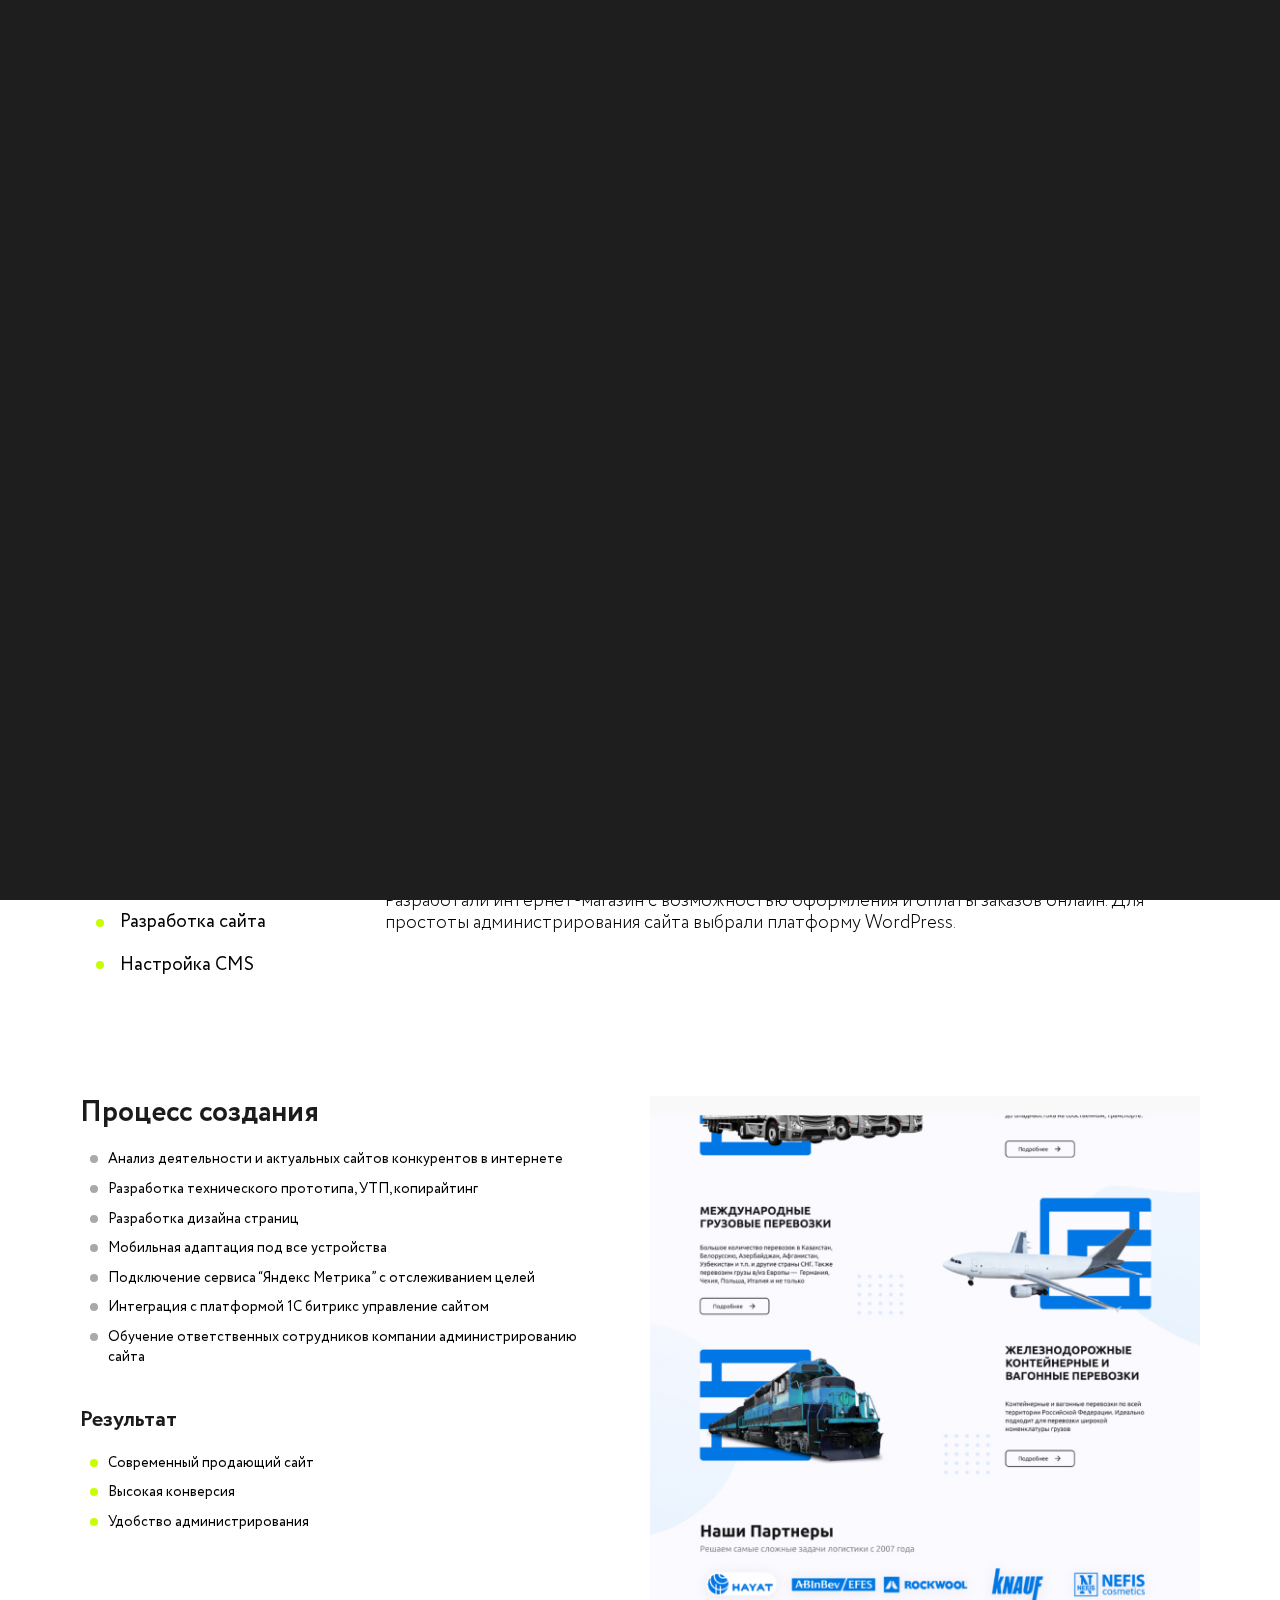
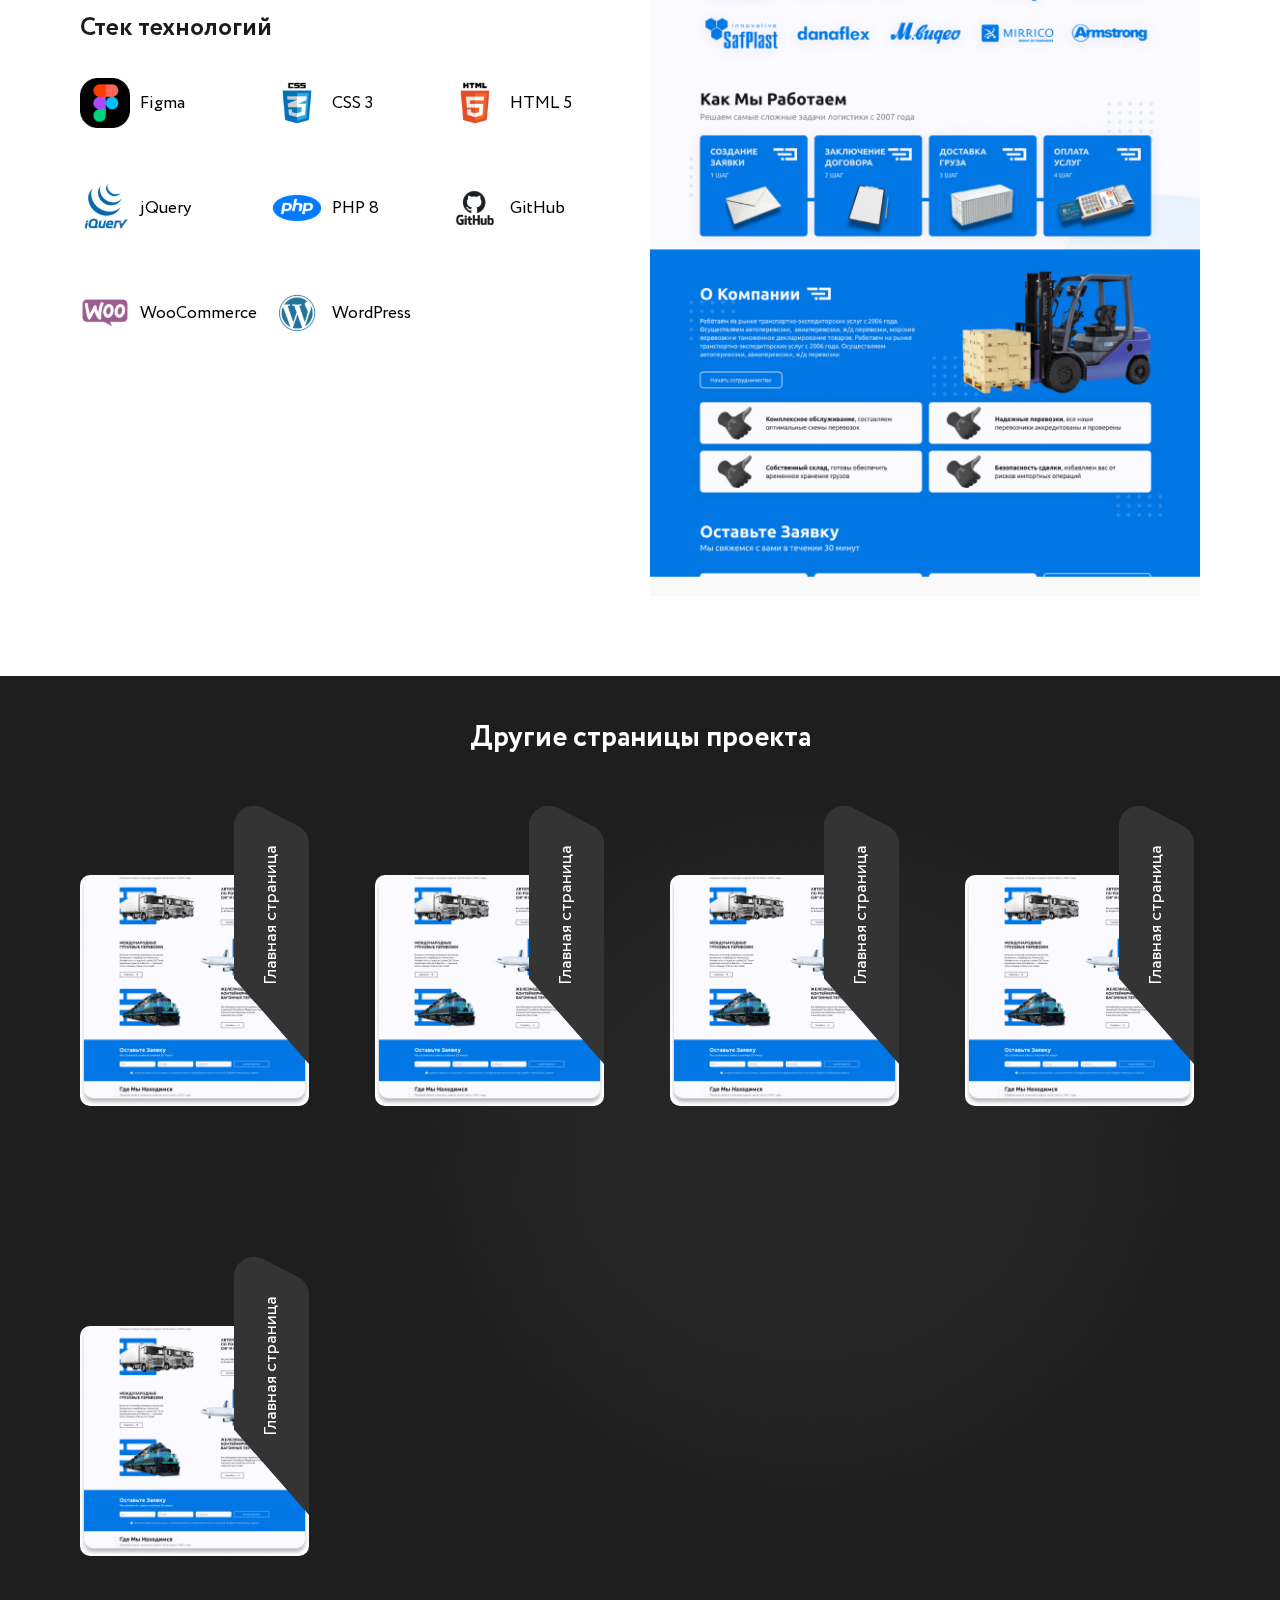
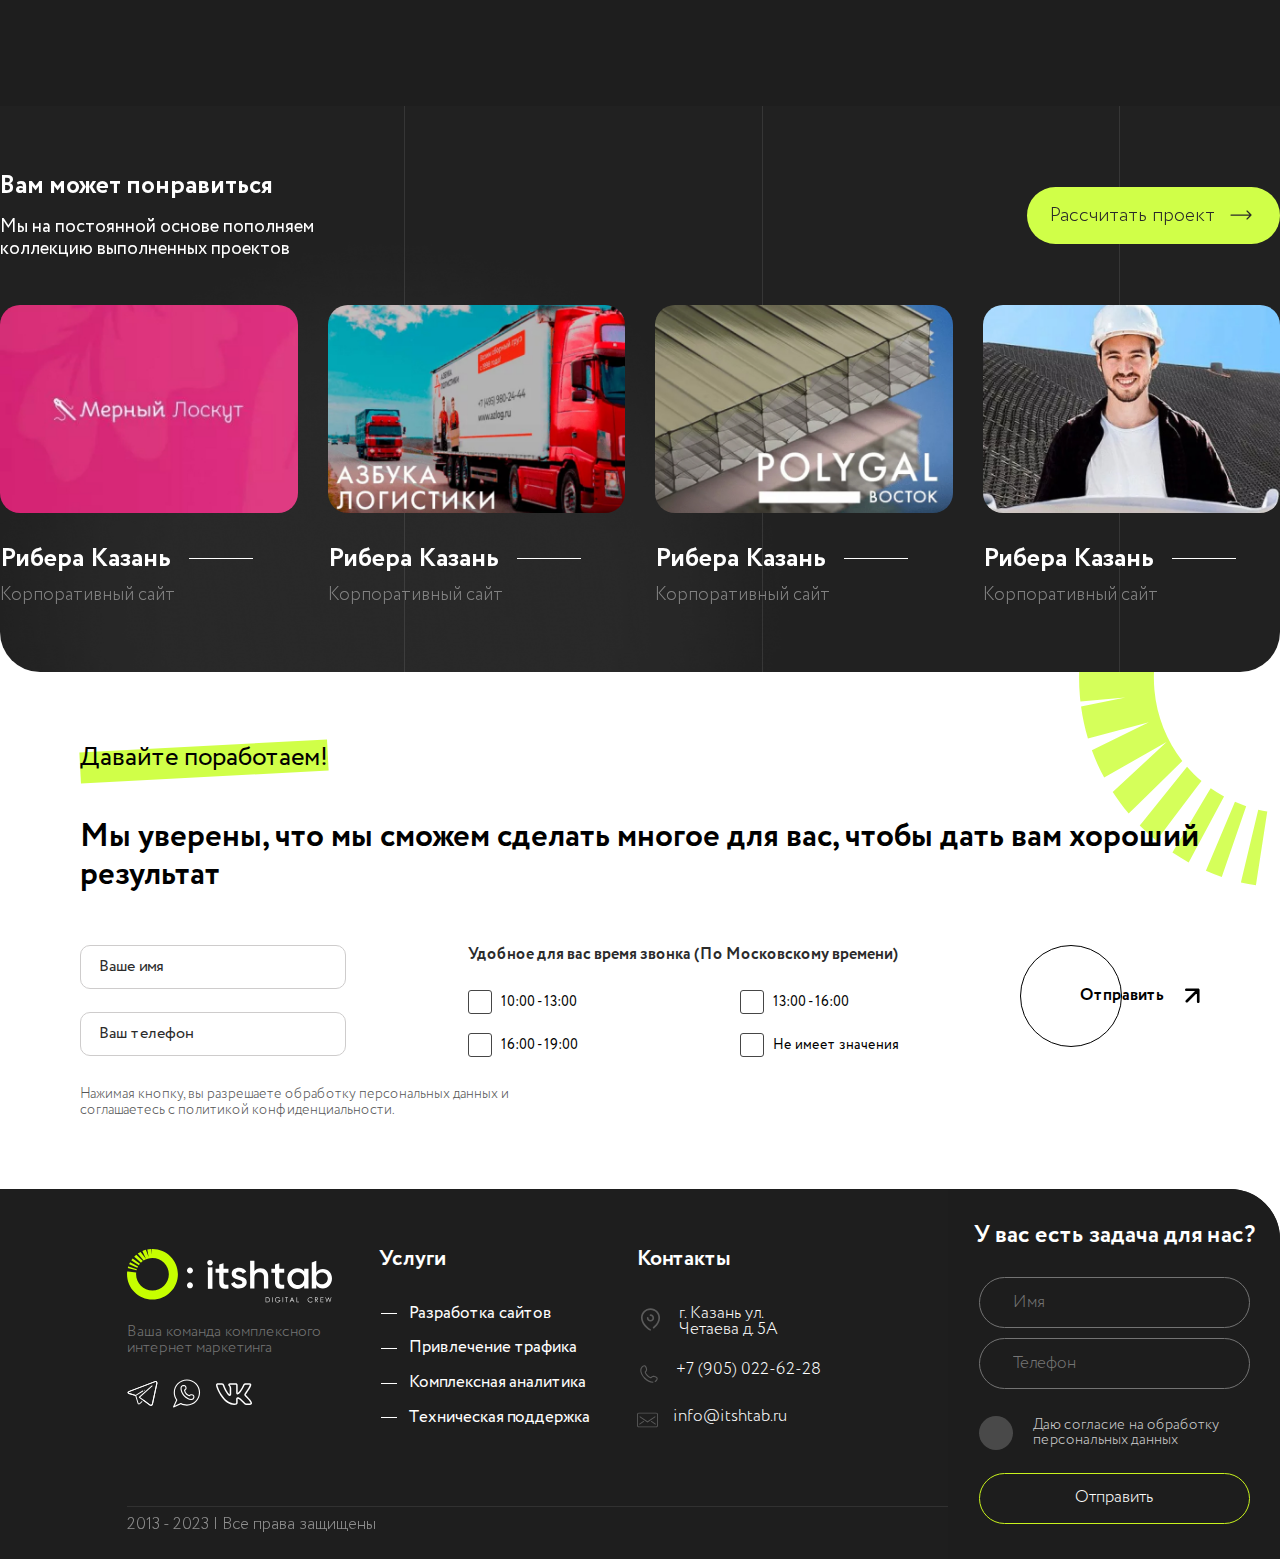
<file: productsOncePage.html>
<!DOCTYPE html>
<html>
  <head>
    <meta charset="utf-8">
    <meta name="viewport" content="width=device-width, initial-scale=1.0, maximum-scale=10.0, minimum-scale=1.0">
    <meta http-equiv="X-UA-Compatible" content="ie=edge">
    <!-- my styles-->
    <link rel="stylesheet" href="./assets/css/productsOncePage.css">
    <title>New Site</title>
  </head>
</html>
<body class="hidden">
  <div class="loader">
    <div class="loader-static"></div>
    <div class="loader-first"></div>
    <div class="loader-second"></div>
  </div>
  <div class="burgerMenu">
    <header class="header--main header--main-black-mode">
      <div class="container container--header container--header-black-mode">
        <div class="header__logo-block"><a href="index.html"><img class="header__logo-block-image header__logo-block-image--white header__logo-block-image--white-mode" src="./assets/images/header/header-logo--white.svg" alt="Логотип веб студии" width="219" height="58"></a></div>
        <button class="header__closeBurgerMenuBtn"><img src="./assets/images/utils/closeCross.svg" alt="Логотип веб студии" width="40" height="40"></button>
      </div>
    </header>
    <div class="burgerMenu__animatedWords">
      <p class="burgerMenu__animatedWords_wordToRight">IT’SHTAB</p>
      <p class="burgerMenu__animatedWords_wordToLeft">DIGITAL CREW</p>
    </div>
    <section class="burgerMenu__content">
      <div class="container">
        <h1 class="visibleHidden">Навигация по сайту</h1>
        <div class="burgerMenu__contentSides">
          <nav class="burgerMenu__contentNavigation">
            <ul class="burgerMenu__contentNavigation-leftSide">
              <li class="burgerMenu__contentNavigation-leftSideItem">
                <h2 class="burgerMenu__contentNavigation-leftSideItemText">Главная</h2><img class="burgerMenu__contentNavigation-leftSideItemImage" src="assets/images/utils/burgerMenu-arrowWhite.svg" alt="Стрелка" width="68" height="20">
              </li>
              <li class="burgerMenu__contentNavigation-leftSideItem">
                <h2 class="burgerMenu__contentNavigation-leftSideItemText">Услуги</h2><img class="burgerMenu__contentNavigation-leftSideItemImage" src="assets/images/utils/burgerMenu-arrowWhite.svg" alt="Стрелка" width="68" height="20">
              </li>
              <li class="burgerMenu__contentNavigation-leftSideItem">
                <h2 class="burgerMenu__contentNavigation-leftSideItemText">Портфолио</h2><img class="burgerMenu__contentNavigation-leftSideItemImage" src="assets/images/utils/burgerMenu-arrowWhite.svg" alt="Стрелка" width="68" height="20">
              </li>
              <li class="burgerMenu__contentNavigation-leftSideItem">
                <h2 class="burgerMenu__contentNavigation-leftSideItemText">О компании</h2><img class="burgerMenu__contentNavigation-leftSideItemImage" src="assets/images/utils/burgerMenu-arrowWhite.svg" alt="Стрелка" width="68" height="20">
              </li>
              <li class="burgerMenu__contentNavigation-leftSideItem">
                <h2 class="burgerMenu__contentNavigation-leftSideItemText">Контакты</h2><img class="burgerMenu__contentNavigation-leftSideItemImage" src="assets/images/utils/burgerMenu-arrowWhite.svg" alt="Стрелка" width="68" height="20">
              </li>
            </ul>
            <div class="burgerMenu__contentNavigation-line"></div>
            <div class="burgerMenu__contentNavigation-rightSide">
              <ul class="burgerMenu__contentNavigation-rightSideList">
                <li class="burgerMenu__contentNavigation-rightSideListItem"><a class="burgerMenu__contentNavigation-rightSideListItemText" href="contacts.html">Контакты</a></li>
                <li class="burgerMenu__contentNavigation-rightSideListItem"><a class="burgerMenu__contentNavigation-rightSideListItemText" href="blog.html">блог</a></li>
                <li class="burgerMenu__contentNavigation-rightSideListItem"><a class="burgerMenu__contentNavigation-rightSideListItemText" href="blog-once-page.html">блог одна страница</a></li>
                <li class="burgerMenu__contentNavigation-rightSideListItem"><a class="burgerMenu__contentNavigation-rightSideListItemText" href="brief.html">бриф</a></li>
              </ul>
              <ul class="burgerMenu__contentNavigation-rightSideList">
                <li class="burgerMenu__contentNavigation-rightSideListItem"><a class="burgerMenu__contentNavigation-rightSideListItemText" href="seo.html">SEO продвижение вашего проекта</a></li>
                <li class="burgerMenu__contentNavigation-rightSideListItem"><a class="burgerMenu__contentNavigation-rightSideListItemText" href="attraction.html">Настройка и ведение рекламы в Яндекс директ</a></li>
                <li class="burgerMenu__contentNavigation-rightSideListItem"><a class="burgerMenu__contentNavigation-rightSideListItemText" href="sitesDevelopment.html">Создание сайтов, которые работают</a></li>
                <li class="burgerMenu__contentNavigation-rightSideListItem"><a class="burgerMenu__contentNavigation-rightSideListItemText" href="serm.html">Репутация бренда в интернете SERM для бизнеса</a></li>
                <li class="burgerMenu__contentNavigation-rightSideListItem"><a class="burgerMenu__contentNavigation-rightSideListItemText" href="serviceDetail.html">Разработка веб сервисов любой сложности под ключ</a></li>
                <li class="burgerMenu__contentNavigation-rightSideListItem"><a class="burgerMenu__contentNavigation-rightSideListItemText" href="serviceDetailSecond.html">Разработка landing page с конверсией от 5,7%</a></li>
                <li class="burgerMenu__contentNavigation-rightSideListItem"><a class="burgerMenu__contentNavigation-rightSideListItemText" href="serviceDetailSecond-2.html">Разработка интернет магазина любой сложности </a></li>
                <li class="burgerMenu__contentNavigation-rightSideListItem"><a class="burgerMenu__contentNavigation-rightSideListItemText" href="serviceDetailSecond-3.html">Разработка корпоративных сайтов под ключ</a></li>
                <li class="burgerMenu__contentNavigation-rightSideListItem"><a class="burgerMenu__contentNavigation-rightSideListItemText" href="modification.html">Доработка веб-сайта и работа с контентом</a></li>
                <li class="burgerMenu__contentNavigation-rightSideListItem"><a class="burgerMenu__contentNavigation-rightSideListItemText" href="support.html">Техническая поддержка сайтов и проектов</a></li>
              </ul>
              <ul class="burgerMenu__contentNavigation-rightSideList">
                <li class="burgerMenu__contentNavigation-rightSideListItem"><a class="burgerMenu__contentNavigation-rightSideListItemText" href="serviceDetail.html">услуга детальнвя</a></li>
                <li class="burgerMenu__contentNavigation-rightSideListItem"><a class="burgerMenu__contentNavigation-rightSideListItemText" href="attraction.html">Настройка и ведение рекламы в Яндекс директ</a></li>
                <li class="burgerMenu__contentNavigation-rightSideListItem"><a class="burgerMenu__contentNavigation-rightSideListItemText" href="sitesDevelopment.html">Создание сайтов, которые работают</a></li>
                <li class="burgerMenu__contentNavigation-rightSideListItem"><a class="burgerMenu__contentNavigation-rightSideListItemText" href="serm.html">Serm</a></li>
              </ul>
              <ul class="burgerMenu__contentNavigation-rightSideList">
                <li class="burgerMenu__contentNavigation-rightSideListItem"><a class="burgerMenu__contentNavigation-rightSideListItemText" href="studio.html">О студии</a></li>
              </ul>
              <ul class="burgerMenu__contentNavigation-rightSideList">
                <li class="burgerMenu__contentNavigation-rightSideListItem"><a class="burgerMenu__contentNavigation-rightSideListItemText" href="">Разработка сайтов</a></li>
                <li class="burgerMenu__contentNavigation-rightSideListItem"><a class="burgerMenu__contentNavigation-rightSideListItemText" href="">Интернет реклама</a></li>
                <li class="burgerMenu__contentNavigation-rightSideListItem"><a class="burgerMenu__contentNavigation-rightSideListItemText" href="">Поддержка и обслуживание</a></li>
                <li class="burgerMenu__contentNavigation-rightSideListItem"><a class="burgerMenu__contentNavigation-rightSideListItemText" href="">Аудиторские услуги</a></li>
              </ul>
            </div>
          </nav>
          <address class="burgerMenu__contentAddresses"><a class="burgerMenu__contentAddresses-phone" href="tel:79050226228">+7 (905) 022-62-28</a><a class="burgerMenu__contentAddresses-mail" href="mailto:info@itshtab.ru">info@itshtab.ru</a><a class="burgerMenu__contentAddresses-place" href="#">Республика Татарстан, г.<br>Казань, ул. Четаева д.5А</a>
            <div class="burgerMenu__contentAddresses-socials"><a class="burgerMenu__contentAddresses-socialsItem" href="#"><img class="burgerMenu__contentAddresses-socialsItemIcon" src="assets/images/utils/tg.svg" alt="Телеграм" width="31" height="25"></a><a class="burgerMenu__contentAddresses-socialsItem" href="#"><img class="burgerMenu__contentAddresses-socialsItemIcon" src="assets/images/utils/wh.svg" alt="Ватсап" width="29" height="29"></a><a class="burgerMenu__contentAddresses-socialsItem" href="#"><img class="burgerMenu__contentAddresses-socialsItemIcon" src="assets/images/utils/vk.svg" alt="Вконтакте" width="29" height="29"></a></div><a class="fillingButton fillingButton--burgerMenuAddresses" href="">
              <svg class="fillingButton__svg" viewBox="0 0 204 204">
                <circle class="fillingButton__svg-circle fillingButton__svg-circle--burgerMenuAddresses" cx="102" cy="102" r="102" fill="transparent"></circle>
              </svg>
              <div class="fillingButton__circle fillingButton__circle--burgerMenuAddresses"></div>
              <div class="fillingButton__content">
                <p class="fillingButton__p"><span class="fillingButton__span--smallMargin-and-partial">Подро</span>бнее</p>
              </div></a>
          </address>
        </div>
      </div>
    </section>
  </div>
  <div class="progress-circle">
    <div class="progress-circle__block">
      <svg class="progress-ring" width="86" height="86">
        <circle class="progress-ring__circle" stroke="#C6FF00" stroke-width="4" cx="43" cy="43" r="25"></circle>
      </svg>
      <div class="progress-circle-arrows"><img class="progress-circle-arrow progress-circle-arrow--salad" src="assets/images/circle/circle-arrow.svg" alt="Зеленая стрелка" width="20" height="36"><img class="progress-circle-arrow progress-circle-arrow--black" src="assets/images/circle/circle-arrow--black.svg" alt="Черная стрелка" width="20" height="36"></div>
    </div>
  </div>
  <header class="header--main header--mainPage">
    <div class="container container--header">
      <div class="header__logo-block"><a href="index.html"><img class="header__logo-block-image header__logo-block-image--black" src="./assets/images/header/header-logo.svg" alt="Логотип веб студии" width="219" height="58"></a><a href="index.html"><img class="header__logo-block-image header__logo-block-image--white" src="./assets/images/header/header-logo--white.svg" alt="Логотип веб студии" width="219" height="58"></a></div>
      <div class="header__burger-block">
        <div class="header__burger"><span class="header__burger-span"></span><span class="header__burger-span"></span><span class="header__burger-span"></span></div>
      </div>
      <div class="header__nav">
        <ul class="header__nav-list">
          <li class="header__nav-item"><a class="header__nav-item-text" href="services.html">Услуги</a></li>
          <li class="header__nav-item"><a class="header__nav-item-text" href="projects.html">Проекты</a></li>
          <li class="header__nav-item"><a class="header__nav-item-text" href="#">Маркетологам</a></li>
          <li class="header__nav-item"><a class="header__nav-item-text" href="contacts.html">Контакты</a></li>
        </ul>
        <!--.header__contacts.header__contacts--narrow-->
        <!--    ul.header__contacts-items.header__contacts-item--icons-->
        <!--        .header__contacts-item-->
        <!--            .header__contacts-item--icon.header__contacts-item--icon--black-->
        <!--                a( href="#" )-->
        <!--                    img.header__contacts-item-image.header__contacts-item-image--black(-->
        <!--                        src="./assets/images/header/telegram--transparent.svg" alt="Telegram веб студии"-->
        <!--                        width="31" height="25"-->
        <!--                    )-->
        <!--            //.header__contacts-item--icon.header__contacts-item--icon--white-->
        <!--            //    a( href="#" )-->
        <!--            //        img.header__contacts-item-image.header__contacts-item-image--white(-->
        <!--            //            src="./assets/images/header/telegram--transparent--white.svg" alt="Telegram веб студии"-->
        <!--            //            width="31" height="25"-->
        <!--            //        )-->
        <!--        .header__contacts-item-->
        <!--            .header__contacts-item--icon.header__contacts-item--icon--black-->
        <!--                a( href="#" )-->
        <!--                    img.header__contacts-item-image.header__contacts-item-image--black(-->
        <!--                        src="./assets/images/header/whatsapp--transparent.svg" alt="Whatsapp веб студии"-->
        <!--                        width="28" height="29"-->
        <!--                    )-->
        <!--            //.header__contacts-item--icon.header__contacts-item--icon--white-->
        <!--            //    a( href="#" )-->
        <!--            //        img.header__contacts-item-image.header__contacts-item-image--white(-->
        <!--            //            src="./assets/images/header/whatsapp--transparent--white.svg" alt="Whatsapp веб студии"-->
        <!--            //            width="28" height="29"-->
        <!--            //        )-->
        <!---->
        <!--        .header__contacts-item.header__contacts-item--numbers-->
        <!--            a( href="tel: +79050226228" ).header__contacts-item-number +7 (905) 022 - 62 - 28-->
        <!--            .header__contacts-item-back-call Обратный звонок-->
      </div>
      <div class="header__contacts header__contacts--wide">
        <ul class="header__contacts-items header__contacts-item--icons">
          <div class="header__contacts-item"><a class="header__contacts-item--icon" href="#"><img class="header__contacts-item-image header__contacts-item-image--black" src="./assets/images/header/telegram--transparent.svg" alt="Telegram веб студии" width="31" height="25"></a><a class="header__contacts-item--icon" href="#"><img class="header__contacts-item-image header__contacts-item-image--white" src="./assets/images/header/telegram--transparent--white.svg" alt="Telegram веб студии" width="31" height="25"></a></div>
          <div class="header__contacts-item"><a class="header__contacts-item--icon" href="#"><img class="header__contacts-item-image header__contacts-item-image--black" src="./assets/images/header/whatsapp--transparent.svg" alt="Whatsapp веб студии" width="28" height="29"></a><a class="header__contacts-item--icon" href="#"><img class="header__contacts-item-image header__contacts-item-image--white" src="./assets/images/header/whatsapp--transparent--white.svg" alt="Whatsapp веб студии" width="28" height="29"></a></div>
          <address class="header__contacts-item header__contacts-item--numbers"><a class="header__contacts-item-number" href="tel: +79050226228">+7 (905) 022 - 62 - 28</a><a class="header__contacts-item-number-image header__contacts-item-number-image--white" href="tel: +79050226228"><img src="./assets/images/header/phone.svg" alt="Телефон" width="23" height="23"></a><a class="header__contacts-item-number-image header__contacts-item-number-image--black" href="tel: +79050226228"><img src="./assets/images/header/phone-black.svg" alt="Телефон" width="23" height="23"></a>
            <p class="header__contacts-item-back-call">Обратный звонок</p>
          </address>
        </ul>
      </div>
    </div>
  </header>
  <div id="butter">
    <main>
      <section class="intro">
        <h1 class="visibleHidden">“КАТ ЛОГИСТИК”</h1><img class="intro__bg" src="assets/images/productsOncePage/introBg.jpg" alt="Машина" width="1920" height="580">
        <div class="container">
          <div class="intro__content">
            <div class="section__titles">
              <div class="section__titles-left">
                <div class="section__overtitle">
                  <div class="section__overtitle-line"></div>
                  <h3 class="section__overtitle-text">“КАТ ЛОГИСТИК”</h3>
                </div>
                <div class="section__title">
                  <h3 class="section__title-title">Корпоративный сайт<br>Логистической компании</h3>
                </div>
                <p class="section__text">
                  Транспортная компания «КАТ Логистик» не первый год работает в сфере автомобильных 
                  грузоперевозок. И оказываем своим клиентам не только услуги в сфере транспортировки   
                  груза
                </p>
              </div>
            </div>
          </div>
        </div>
      </section>
      <section class="info">
        <h1 class="visibleHidden"></h1><img class="info__decorativeCircleWithLines--transparent" src="assets/images/utils/circleWithLines--transparent.svg" alt="Декоративный круг" width="548" height="548">
        <div class="container">
          <div class="info__content">
            <div class="info__contentTop">
              <div class="info__contentTopLeft">
                <h2 class="info__contentTopLeftTitle infoTitle">Выполненные работы</h2>
                <ul class="info__contentTopLeftList">
                  <li class="info__contentTopLeftListItem infoText"> 
                    <div class="bullet"></div>
                    <p>Копирайтинг</p>
                  </li>
                  <li class="info__contentTopLeftListItem infoText">
                    <div class="bullet bullet"></div>
                    <p>Фирменный стиль</p>
                  </li>
                  <li class="info__contentTopLeftListItem infoText">
                    <div class="bullet bullet"></div>
                    <p>Дизайн сайта</p>
                  </li>
                  <li class="info__contentTopLeftListItem infoText">
                    <div class="bullet bullet"></div>
                    <p>Разработка сайта</p>
                  </li>
                  <li class="info__contentTopLeftListItem infoText">
                    <div class="bullet"></div>
                    <p>Настройка CMS</p>
                  </li>
                </ul>
              </div>
              <div class="info__contentTopRight">
                <div class="info__contentTopRightItem">
                  <h3 class="info__contentTopRightItemTitle infoTitle">Задача</h3>
                  <p class="info__contentTopRightItemText infoText infoText--350">
                    Разработать современный и легкий корпоративный сайт с 
                    уникальным дизайном и актуальной информацией об услугах компании
                    на базе платформы 1C битрикс управление сайтом
                  </p>
                </div>
                <div class="info__contentTopRightItem">
                  <h3 class="info__contentTopRightItemTitle infoTitle">Решение</h3>
                  <p class="info__contentTopRightItemText infoText infoText--350">
                    Разработали интернет-магазин с возможностью оформления и оплаты заказов 
                    онлайн. Для простоты администрирования сайта выбрали платформу WordPress.
                  </p>
                </div>
              </div>
            </div>
            <div class="info__contentBottom">
              <div class="info__contentBottomLeftWrapper">
                <div class="info__contentBottomLeft">
                  <ul class="info__contentBottomLeftLists">
                    <li class="info__contentBottomLeftListsItem">
                      <h3 class="info__contentBottomLeftListsItemTitle infoTitle infoTitle--big">Процесс создания</h3>
                      <ol class="info__contentBottomLeftListsItemList">
                        <li class="info__contentBottomLeftListsItemListItem">
                          <div class="bullet bullet--grey bullet--small"></div>
                          <p>Анализ деятельности и актуальных сайтов конкурентов в интернете</p>
                        </li>
                        <li class="info__contentBottomLeftListsItemListItem"> 
                          <div class="bullet bullet--grey bullet--small"></div>
                          <p>Разработка технического прототипа, УТП, копирайтинг</p>
                        </li>
                        <li class="info__contentBottomLeftListsItemListItem"> 
                          <div class="bullet bullet--grey bullet--small"></div>
                          <p>Разработка дизайна страниц</p>
                        </li>
                        <li class="info__contentBottomLeftListsItemListItem"> 
                          <div class="bullet bullet--grey bullet--small"></div>
                          <p>Мобильная адаптация под все устройства</p>
                        </li>
                        <li class="info__contentBottomLeftListsItemListItem"> 
                          <div class="bullet bullet--grey bullet--small"></div>
                          <p>Подключение сервиса “Яндекс Метрика” с отслеживанием целей</p>
                        </li>
                        <li class="info__contentBottomLeftListsItemListItem"> 
                          <div class="bullet bullet--grey bullet--small"></div>
                          <p>Интеграция с платформой 1С битрикс управление сайтом</p>
                        </li>
                        <li class="info__contentBottomLeftListsItemListItem"> 
                          <div class="bullet bullet--grey bullet--small"></div>
                          <p>Обучение ответственных сотрудников компании администрированию сайта</p>
                        </li>
                      </ol>
                    </li>
                    <li class="info__contentBottomLeftListsItem">
                      <h3 class="info__contentBottomLeftListsItemTitle infoTitle infoTitle--small">Результат</h3>
                      <ul class="info__contentBottomLeftListsItemList">
                        <li class="info__contentBottomLeftListsItemListItem"> 
                          <div class="bullet bullet--small"></div>
                          <p>Современный продающий сайт</p>
                        </li>
                        <li class="info__contentBottomLeftListsItemListItem"> 
                          <div class="bullet bullet--small"></div>
                          <p>Высокая конверсия</p>
                        </li>
                        <li class="info__contentBottomLeftListsItemListItem"> 
                          <div class="bullet bullet--small"></div>
                          <p>Удобство администрирования</p>
                        </li>
                      </ul>
                    </li>
                  </ul>
                  <div class="info__contentBottomLeftStack">
                    <h2 class="info__contentBottomLeftStackTitle infoTitle">Стек технологий</h2>
                    <div class="info__contentBottomLeftStackItems">
                      <div class="info__contentBottomLeftStackItem"><img class="info__contentBottomLeftStackItemImage" src="assets/images/productsOncePage/figma.svg" alt="Figma" width="50" height="50">
                        <div class="info__contentBottomLeftStackItemName infoText infoText--500">Figma</div>
                      </div>
                      <div class="info__contentBottomLeftStackItem"><img class="info__contentBottomLeftStackItemImage" src="assets/images/productsOncePage/css.svg" alt="Figma" width="50" height="50">
                        <div class="info__contentBottomLeftStackItemName infoText infoText--500">CSS 3</div>
                      </div>
                      <div class="info__contentBottomLeftStackItem"><img class="info__contentBottomLeftStackItemImage" src="assets/images/productsOncePage/html.svg" alt="Figma" width="50" height="50">
                        <div class="info__contentBottomLeftStackItemName infoText infoText--500">HTML 5</div>
                      </div>
                      <div class="info__contentBottomLeftStackItem"><img class="info__contentBottomLeftStackItemImage" src="assets/images/productsOncePage/jquery.svg" alt="Figma" width="50" height="50">
                        <div class="info__contentBottomLeftStackItemName infoText infoText--500">jQuery</div>
                      </div>
                      <div class="info__contentBottomLeftStackItem"><img class="info__contentBottomLeftStackItemImage" src="assets/images/productsOncePage/php.svg" alt="Figma" width="50" height="50">
                        <div class="info__contentBottomLeftStackItemName infoText infoText--500">PHP 8</div>
                      </div>
                      <div class="info__contentBottomLeftStackItem"><img class="info__contentBottomLeftStackItemImage" src="assets/images/productsOncePage/hab.svg" alt="Figma" width="50" height="50">
                        <div class="info__contentBottomLeftStackItemName infoText infoText--500">GitHub</div>
                      </div>
                      <div class="info__contentBottomLeftStackItem"><img class="info__contentBottomLeftStackItemImage" src="assets/images/productsOncePage/woo.svg" alt="Figma" width="50" height="50">
                        <div class="info__contentBottomLeftStackItemName infoText infoText--500">WooCommerce</div>
                      </div>
                      <div class="info__contentBottomLeftStackItem"><img class="info__contentBottomLeftStackItemImage" src="assets/images/productsOncePage/wp.svg" alt="Figma" width="50" height="50">
                        <div class="info__contentBottomLeftStackItemName infoText infoText--500">WordPress</div>
                      </div>
                    </div>
                  </div>
                </div>
              </div>
              <div class="info__contentBottomRight">
                <div class="info__contentBottomRightImageWrapper"><img class="info__contentBottomRightImage" src="assets/images/productsOncePage/createdSiteImage.jpg" alt="Figma" width="690" height="1100"></div>
              </div>
            </div>
          </div>
        </div>
      </section>
      <section class="otherAndMayToLikeWrapper">
        <section class="other">
          <div class="container container--forGlowingCircle"><img class="glowingCircleTop" src="assets/images/projects/glowingCircle.png" alt="Светящийся круг" width="863" height="863">
            <div class="other__content">
              <div class="other__contentTitleWrapper">
                <h2 class="other__contentTitle infoTitle infoTitle--big infoTitle--white">Другие страницы проекта</h2>
              </div>
              <div class="other__contentItems">
                <div class="other__contentItemBlockWrapper"><a class="other__contentItemWrapper" href="#">
                    <article class="other__contentItem">
                      <div class="other__contentItemSideDieWrapper">
                        <div class="other__contentItemSideDie">
                          <svg class="other__contentItemSideDieImage" width="75" height="259" viewBox="0 0 75 259" xmlns="http://www.w3.org/2000/svg">
                            <path d="M0 173.588V20.7433C0 5.78392 15.8222 -3.88042 29.1314 2.94958L64.1314 20.9108C70.804 24.335 75 31.2046 75 38.7046V259L0 173.588Z"></path>
                          </svg>
                          <h3 class="other__contentItemSideDieTitle">Главная страница</h3>
                        </div>
                      </div><img class="other__contentItemImage" src="assets/images/productsOncePage/other-1.jpg" alt="Скриншот сайта" width="229" height="231">
                    </article></a>
                  <div class="other__contentItemButtonBlock"><a class="other__contentItemButton" href="#">Посмотреть</a></div>
                </div>
                <div class="other__contentItemBlockWrapper"><a class="other__contentItemWrapper" href="#">
                    <article class="other__contentItem">
                      <div class="other__contentItemSideDieWrapper">
                        <div class="other__contentItemSideDie">
                          <svg class="other__contentItemSideDieImage" width="75" height="259" viewBox="0 0 75 259" xmlns="http://www.w3.org/2000/svg">
                            <path d="M0 173.588V20.7433C0 5.78392 15.8222 -3.88042 29.1314 2.94958L64.1314 20.9108C70.804 24.335 75 31.2046 75 38.7046V259L0 173.588Z"></path>
                          </svg>
                          <h3 class="other__contentItemSideDieTitle">Главная страница</h3>
                        </div>
                      </div><img class="other__contentItemImage" src="assets/images/productsOncePage/other-1.jpg" alt="Скриншот сайта" width="229" height="231">
                    </article></a>
                  <div class="other__contentItemButtonBlock"><a class="other__contentItemButton" href="#">Посмотреть</a></div>
                </div>
                <div class="other__contentItemBlockWrapper"><a class="other__contentItemWrapper" href="#">
                    <article class="other__contentItem">
                      <div class="other__contentItemSideDieWrapper">
                        <div class="other__contentItemSideDie">
                          <svg class="other__contentItemSideDieImage" width="75" height="259" viewBox="0 0 75 259" xmlns="http://www.w3.org/2000/svg">
                            <path d="M0 173.588V20.7433C0 5.78392 15.8222 -3.88042 29.1314 2.94958L64.1314 20.9108C70.804 24.335 75 31.2046 75 38.7046V259L0 173.588Z"></path>
                          </svg>
                          <h3 class="other__contentItemSideDieTitle">Главная страница</h3>
                        </div>
                      </div><img class="other__contentItemImage" src="assets/images/productsOncePage/other-1.jpg" alt="Скриншот сайта" width="229" height="231">
                    </article></a>
                  <div class="other__contentItemButtonBlock"><a class="other__contentItemButton" href="#">Посмотреть</a></div>
                </div>
                <div class="other__contentItemBlockWrapper"><a class="other__contentItemWrapper" href="#">
                    <article class="other__contentItem">
                      <div class="other__contentItemSideDieWrapper">
                        <div class="other__contentItemSideDie">
                          <svg class="other__contentItemSideDieImage" width="75" height="259" viewBox="0 0 75 259" xmlns="http://www.w3.org/2000/svg">
                            <path d="M0 173.588V20.7433C0 5.78392 15.8222 -3.88042 29.1314 2.94958L64.1314 20.9108C70.804 24.335 75 31.2046 75 38.7046V259L0 173.588Z"></path>
                          </svg>
                          <h3 class="other__contentItemSideDieTitle">Главная страница</h3>
                        </div>
                      </div><img class="other__contentItemImage" src="assets/images/productsOncePage/other-1.jpg" alt="Скриншот сайта" width="229" height="231">
                    </article></a>
                  <div class="other__contentItemButtonBlock"><a class="other__contentItemButton" href="#">Посмотреть</a></div>
                </div>
                <div class="other__contentItemBlockWrapper"><a class="other__contentItemWrapper" href="#">
                    <article class="other__contentItem">
                      <div class="other__contentItemSideDieWrapper">
                        <div class="other__contentItemSideDie">
                          <svg class="other__contentItemSideDieImage" width="75" height="259" viewBox="0 0 75 259" xmlns="http://www.w3.org/2000/svg">
                            <path d="M0 173.588V20.7433C0 5.78392 15.8222 -3.88042 29.1314 2.94958L64.1314 20.9108C70.804 24.335 75 31.2046 75 38.7046V259L0 173.588Z"></path>
                          </svg>
                          <h3 class="other__contentItemSideDieTitle">Главная страница</h3>
                        </div>
                      </div><img class="other__contentItemImage" src="assets/images/productsOncePage/other-1.jpg" alt="Скриншот сайта" width="229" height="231">
                    </article></a>
                  <div class="other__contentItemButtonBlock"><a class="other__contentItemButton" href="#">Посмотреть</a></div>
                </div>
              </div>
            </div>
          </div>
        </section>
        <section class="mayToLike">
          <h1 class="visibleHidden">Вам может понравиться</h1>
          <div class="container container--mayToLike container--forGlowingCircle">
            <div class="mayToLike__lines">
              <div class="mayToLike__line"></div>
              <div class="mayToLike__line"></div>
              <div class="mayToLike__line"></div>
            </div><img class="glowingCircleBottom" src="assets/images/projects/glowingCircle.png" alt="Светящийся круг" width="863" height="863">
            <div class="mayToLike__content">
              <div class="mayToLike__contentTop">
                <div class="mayToLike__contentTopLeft">
                  <h2 class="mayToLike__contentTopLeftTitle infoTitle infoTitle--notCenter infoTitle--white">Вам может понравиться</h2>
                  <p class="mayToLike__contentTopLeftText infoText infoText--white">
                     Мы на постоянной основе пополняем
                    коллекцию выполненных проектов
                  </p>
                </div>
                <div class="mayToLike__contentTopRight">
                  <div class="mayToLike__contentTopRightButton"><span>Рассчитать проект</span><img class="intro__contentRightSideButtonImage" src="assets/images/utils/arrowForButton--small.svg" alt="Стрелка" width="32" height="10"></div>
                </div>
              </div>
              <div class="mayToLike__contentBottom">
                <div class="mayToLike__contentBottomItems">
                  <article class="projects__item"><a class="projects__itemImageWrapper" href=""><img class="projects__itemImage" src="assets/images/projects/rag.jpg" alt="Превью сайта" width="650" height="520"><img class="projects__itemImageDecoration" src="assets/images/projects/imagesDecoration.svg" alt="Декоративный элемент" width="310" height="148"></a>
                    <div class="projects__itemTitleWrapper">
                      <h2 class="projects__itemTitle">Рибера Казань</h2>
                      <div class="projects__itemTitleLine"></div>
                    </div>
                    <p class="projects__itemSuptitle">Корпоративный сайт</p>
                  </article>
                  <article class="projects__item"><a class="projects__itemImageWrapper" href=""><img class="projects__itemImage" src="assets/images/projects/logistic.jpg" alt="Превью сайта" width="650" height="520"><img class="projects__itemImageDecoration" src="assets/images/projects/imagesDecoration.svg" alt="Декоративный элемент" width="310" height="148"></a>
                    <div class="projects__itemTitleWrapper">
                      <h2 class="projects__itemTitle">Рибера Казань</h2>
                      <div class="projects__itemTitleLine"></div>
                    </div>
                    <p class="projects__itemSuptitle">Корпоративный сайт</p>
                  </article>
                  <article class="projects__item"><a class="projects__itemImageWrapper" href=""><img class="projects__itemImage" src="assets/images/projects/polygonal.jpg" alt="Превью сайта" width="650" height="520"><img class="projects__itemImageDecoration" src="assets/images/projects/imagesDecoration.svg" alt="Декоративный элемент" width="310" height="148"></a>
                    <div class="projects__itemTitleWrapper">
                      <h2 class="projects__itemTitle">Рибера Казань</h2>
                      <div class="projects__itemTitleLine"></div>
                    </div>
                    <p class="projects__itemSuptitle">Корпоративный сайт</p>
                  </article>
                  <article class="projects__item"><a class="projects__itemImageWrapper" href=""><img class="projects__itemImage" src="assets/images/projects/man.jpg" alt="Превью сайта" width="650" height="520"><img class="projects__itemImageDecoration" src="assets/images/projects/imagesDecoration.svg" alt="Декоративный элемент" width="310" height="148"></a>
                    <div class="projects__itemTitleWrapper">
                      <h2 class="projects__itemTitle">Рибера Казань</h2>
                      <div class="projects__itemTitleLine"></div>
                    </div>
                    <p class="projects__itemSuptitle">Корпоративный сайт</p>
                  </article>
                </div>
              </div>
            </div>
          </div>
        </section>
      </section>
      <section class="offer">
        <h1 class="visibleHidden">Статистика</h1><img class="offer__decorativeCircle" src="assets/images/utils/circleWithLines.svg" alt="Декоративный круг" width="421" height="421">
        <div class="container">
          <div class="titleBlockWithBg">
            <h2 class="titleWithBg">Давайте поработаем!</h2>
          </div>
          <div class="offer__content">
            <h2 class="offer__contentTitle">Мы уверены, что мы сможем сделать многое для вас, чтобы дать вам хороший результат</h2>
            <form class="offer__form" action="" method="">
              <div class="offer__formBody">
                <div class="offer__formInputs">
                  <input class="offer__formInput" type="text" placeholder="Ваше имя" name="name">
                  <input class="offer__formInput" type="tel" placeholder="Ваш телефон" name="tel">
                </div>
                <div class="offer__formCheckboxes">
                  <header class="offer__formCheckboxesHeader">
                    <h3 class="offer__formCheckboxesTitle">Удобное для вас время звонка (По Московскому времени)</h3>
                  </header>
                  <div class="offer__formCheckboxesCols">
                    <div class="offer__formCheckboxesCol">
                      <div class="offer__formCheckboxesWithCustom">
                        <input class="offer__formCheckbox" type="checkbox" id="ten" name="ten">
                        <div class="offer__formCheckboxCustom">
                          <div class="offer__formCheckboxCustomFillWrapper">
                            <div class="offer__formCheckboxCustomFill"></div>
                          </div>
                        </div>
                        <label class="offer__formCheckboxLabel" for="ten">
                          <time datetitme="10:00">10:00 </time>- 
                          <time datetitme="13:00">13:00</time>
                        </label>
                      </div>
                      <div class="offer__formCheckboxesWithCustom">
                        <input class="offer__formCheckbox" type="checkbox" id="sixteen" name="sixteen">
                        <div class="offer__formCheckboxCustom">
                          <div class="offer__formCheckboxCustomFillWrapper">
                            <div class="offer__formCheckboxCustomFill"></div>
                          </div>
                        </div>
                        <label class="offer__formCheckboxLabel" for="sixteen">
                          <time datetitme="16:00">16:00 </time>- 
                          <time datetitme="19:00">19:00</time>
                        </label>
                      </div>
                    </div>
                    <div class="offer__formCheckboxesCol">
                      <div class="offer__formCheckboxesWithCustom">
                        <input class="offer__formCheckbox" type="checkbox" id="thirteen" name="thirteen">
                        <div class="offer__formCheckboxCustom">
                          <div class="offer__formCheckboxCustomFillWrapper">
                            <div class="offer__formCheckboxCustomFill"></div>
                          </div>
                        </div>
                        <label class="offer__formCheckboxLabel" for="thirteen">
                          <time datetitme="13:00">13:00 </time>- 
                          <time datetitme="16:00">16:00</time>
                        </label>
                      </div>
                      <div class="offer__formCheckboxesWithCustom">
                        <input class="offer__formCheckbox" type="checkbox" id="notMatter" name="notMatter">
                        <div class="offer__formCheckboxCustom">
                          <div class="offer__formCheckboxCustomFillWrapper">
                            <div class="offer__formCheckboxCustomFill"></div>
                          </div>
                        </div>
                        <label class="offer__formCheckboxLabel" for="notMatter">
                          <p>Не имеет значения</p>
                        </label>
                      </div>
                    </div>
                  </div>
                </div>
                <div class="offer__formButtonBlock"><a class="fillingButton fillingButton--infoOffer" href="blog.html">
                    <svg class="fillingButton__svg" viewBox="0 0 204 204">
                      <circle class="fillingButton__svg-circle fillingButton__svg-circle--infoOffer" cx="102" cy="102" r="102" fill="transparent"></circle>
                    </svg>
                    <div class="fillingButton__circle fillingButton__circle--black-border fillingButton__circle--infoOffer"></div>
                    <div class="fillingButton__content">
                      <p><span class="fillingButton__span--smallMargin">Отправить</span></p>
                    </div></a></div>
              </div>
              <footer class="offer__formFooter">
                <p class="offer__formFooterText">Нажимая кнопку, вы разрешаете обработку персональных данных и соглашаетесь с политикой конфиденциальности.</p>
              </footer>
            </form>
          </div>
        </div>
      </section>
    </main>
    <footer class="footer">
      <div class="footer__left-side">
        <div class="container container--footer">
          <ul class="footer__blocks">
            <li class="footer__blocks-item footer__blocks-item--one">
              <ul class="footer__blocks-item-list footer__blocks-item-list--one">
                <li class="footer__blocks-item-logo"><a href="#"><img class="footer__blocks-item-logo-image" src="./assets/images/footer/footer-logo.svg" alt="Логотип веб студии" width="196" height="52"></a></li>
                <li>
                  <p class="footer__blocks-item-text">Ваша команда комплексного интернет маркетинга</p>
                </li>
                <li class="footer__blocks-item-socials"><a href="#"><img class="footer__blocks-item-socials-item" src="./assets/images/footer/footer-telegram-white-border.svg" alt="Telegram веб студии" width="31" height="25"></a><a href="#"><img class="footer__blocks-item-socials-item" src="./assets/images/footer/footer-whatsapp-white-border.svg" alt="Whatsapp веб студии" width="28" height="29"></a><a href="#"><img class="footer__blocks-item-socials-item" src="./assets/images/footer/footer-vk-white-border.svg" alt="VK веб студии" width="36" height="36"></a></li>
              </ul>
            </li>
            <li class="footer__blocks-item">
              <h6 class="footer__blocks-item-title">Услуги</h6>
              <ul class="footer__blocks-item-list footer__blocks-item-list--two">
                <li class="footer__blocks-list-item footer__blocks-list-item--dash"><a href="#">Разработка сайтов</a></li>
                <li class="footer__blocks-list-item footer__blocks-list-item--dash"><a href="#">Привлечение трафика</a></li>
                <li class="footer__blocks-list-item footer__blocks-list-item--dash"><a href="#">Комплексная аналитика</a></li>
                <li class="footer__blocks-list-item footer__blocks-list-item--dash"><a href="#">Техническая поддержка</a></li>
              </ul>
            </li>
            <li class="footer__blocks-item">
              <h6 class="footer__blocks-item-title">Контакты</h6>
              <ul class="footer__blocks-item-list footer__blocks-item-list--three">
                <li class="footer__blocks-list-item footer__blocks-list-item--contacts"><img class="footer__blocks-list-item--contacts-image" src="./assets/images/footer/footer-marker.svg" alt="Картинка маркер на карте" width="27" height="27">
                  <address class="footer__blocks-list-item--contacts-text-block">
                    <p class="footer__blocks-list-item--contacts-text">г. Казань ул.</p>
                    <p class="footer__blocks-list-item--contacts-text">Четаева д. 5А</p>
                  </address>
                </li>
                <li class="footer__blocks-list-item footer__blocks-list-item--contacts"><img class="footer__blocks-list-item--contacts-image" src="./assets/images/footer/footer-phone.svg" alt="Картинка телефонной трубки" width="24" height="24">
                  <address><a class="footer__blocks-list-item--contacts-text" href="tel:+79050226228">+7 (905) 022-62-28</a></address>
                </li>
                <li class="footer__blocks-list-item footer__blocks-list-item--contacts"><img class="footer__blocks-list-item--contacts-image" src="./assets/images/footer/footer-mail.svg" alt="Картинка почты" width="21" height="22">
                  <address><a class="footer__blocks-list-item--contacts-text" href="mailto:info@itshtab.ru">info@itshtab.ru</a></address>
                </li>
              </ul>
            </li>
          </ul>
        </div>
        <div class="footer__left-side-rights">
          <p class="footer__left-side-rights-text">2013 - 2023 | Все права защищены</p>
        </div>
      </div>
      <div class="footer__right-side-form">
        <div class="footer__right-side-form-content">
          <h6 class="footer__right-side-form-title">У вас есть задача для нас?</h6>
          <form class="footer__right-side-form-form">
            <input class="footer__right-side-form-form-input" type="name" placeholder="Имя">
            <input class="footer__right-side-form-form-input" type="tel" placeholder="Телефон">
            <div class="footer__right-side-form-form-checkbox-block">
              <input class="footer__right-side-form-form-checkbox" id="footer-checkbox" type="checkbox">
              <div class="footer__right-side-form-form-checkbox-custom-block">
                <div class="footer__right-side-form-form-checkbox-custom">
                  <div class="footer__right-side-form-form-checkbox-custom--active"></div>
                </div>
              </div>
              <label class="footer__right-side-form-form-checkbox-block-label" for="footer-checkbox">
                Даю согласие на обработку
                персональных данных
              </label>
            </div>
            <button class="footer__right-side-form-form-button" type="submit">Отправить</button>
          </form>
        </div>
      </div>
    </footer>
  </div>
</body>
<!-- my js-->
<script src="./assets/js/indexProductsOncePage.js"></script>
</file>
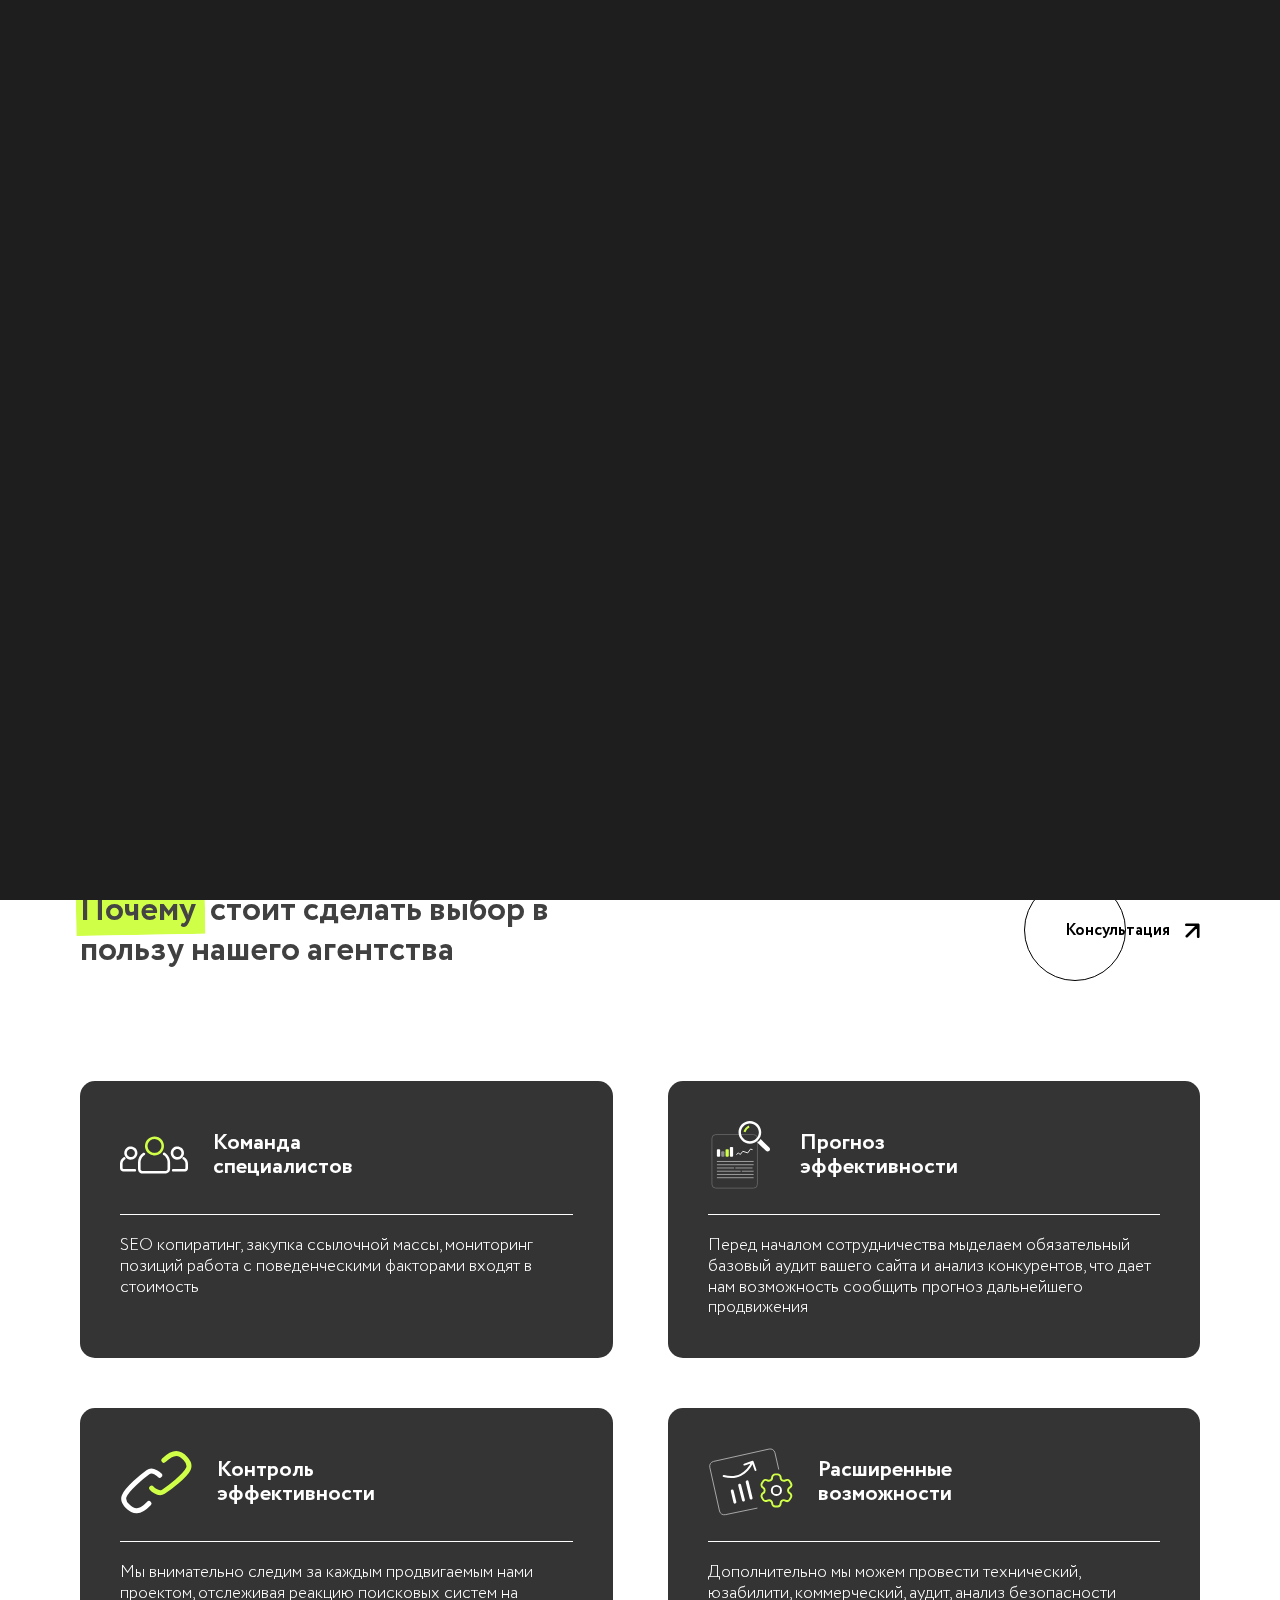
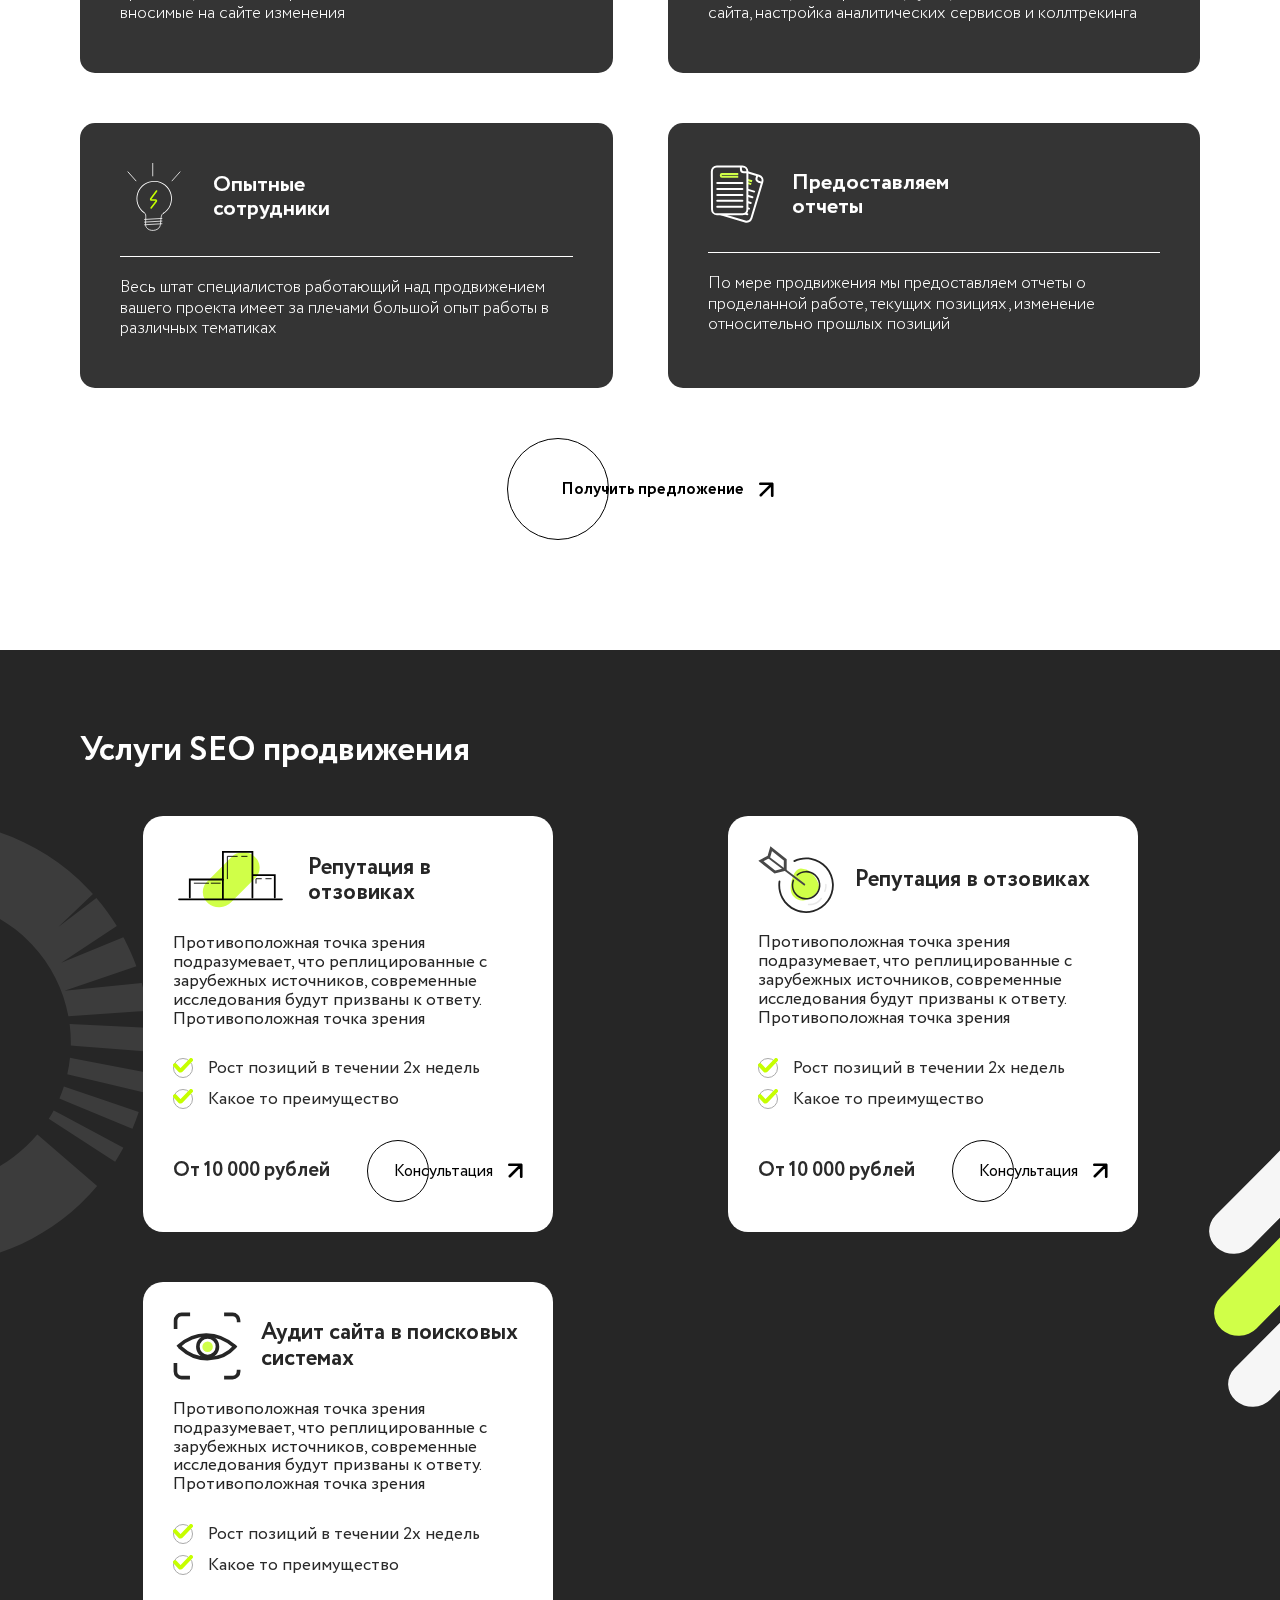
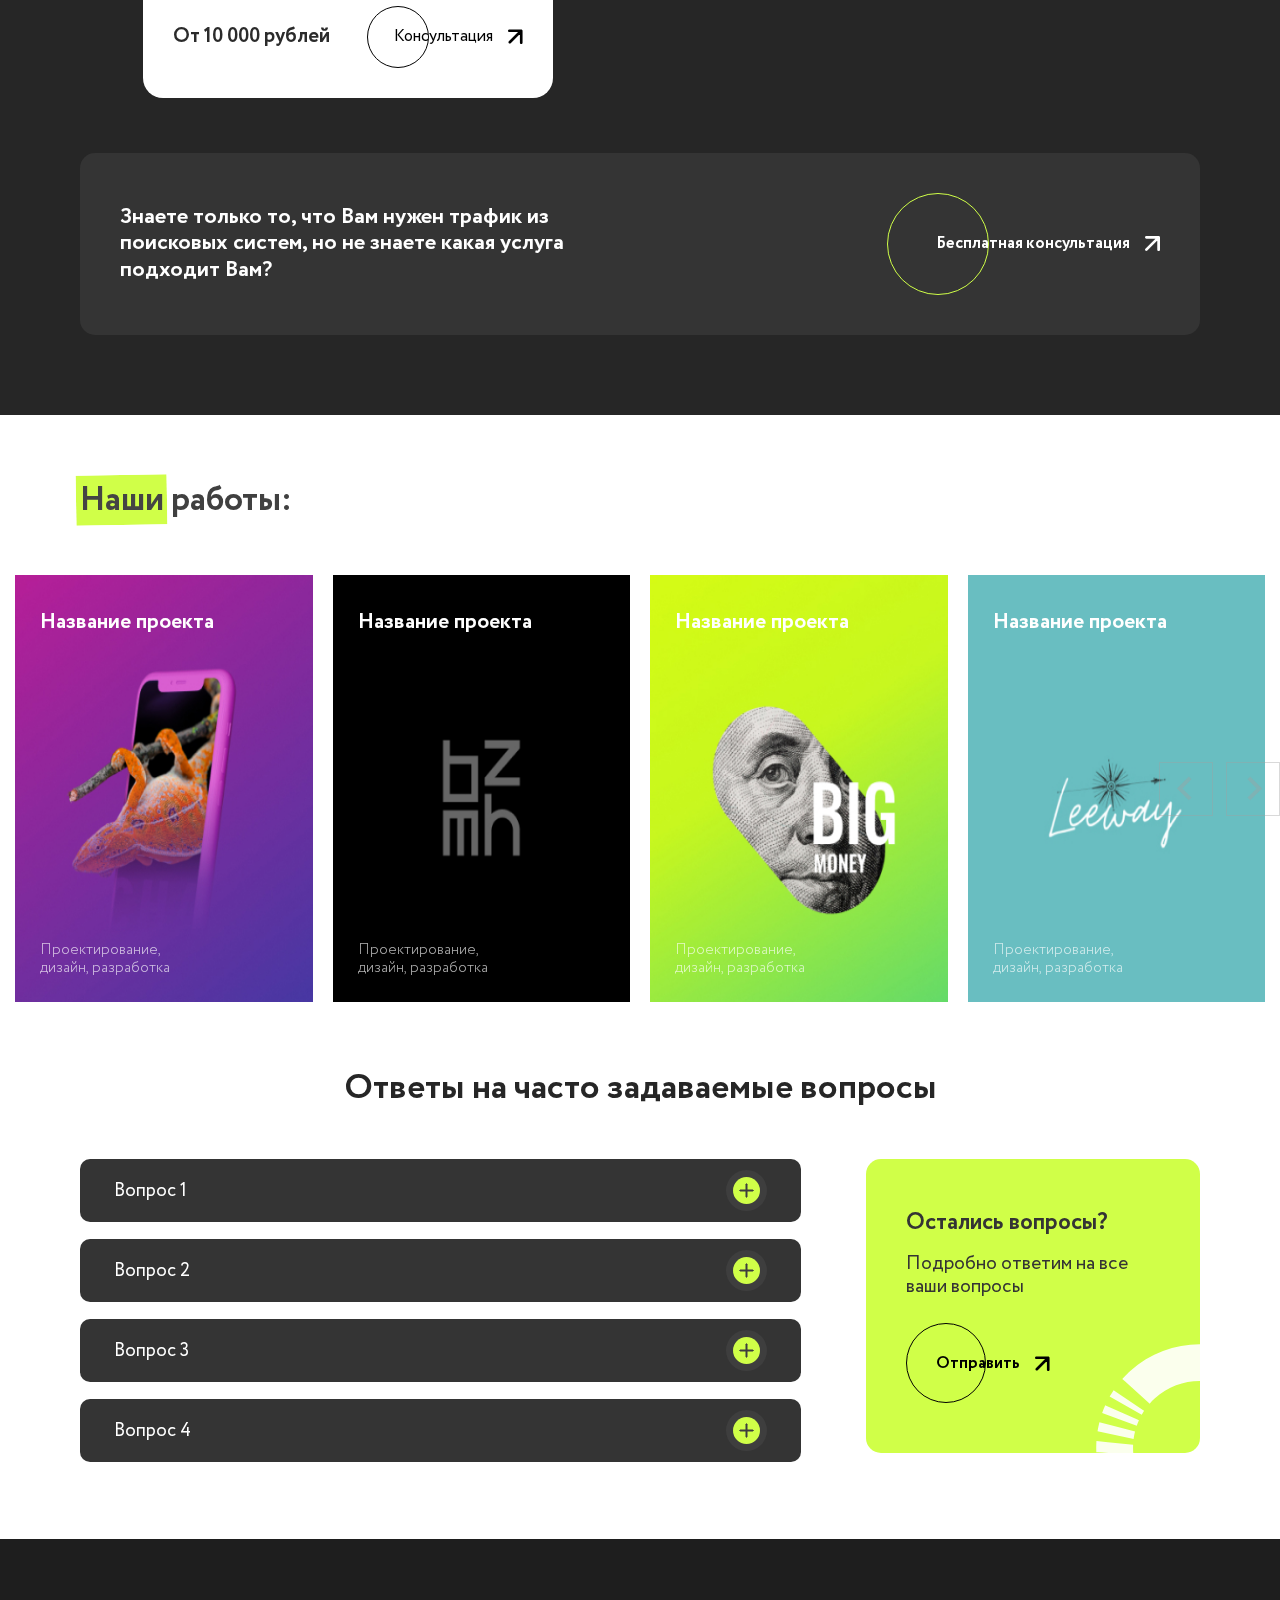
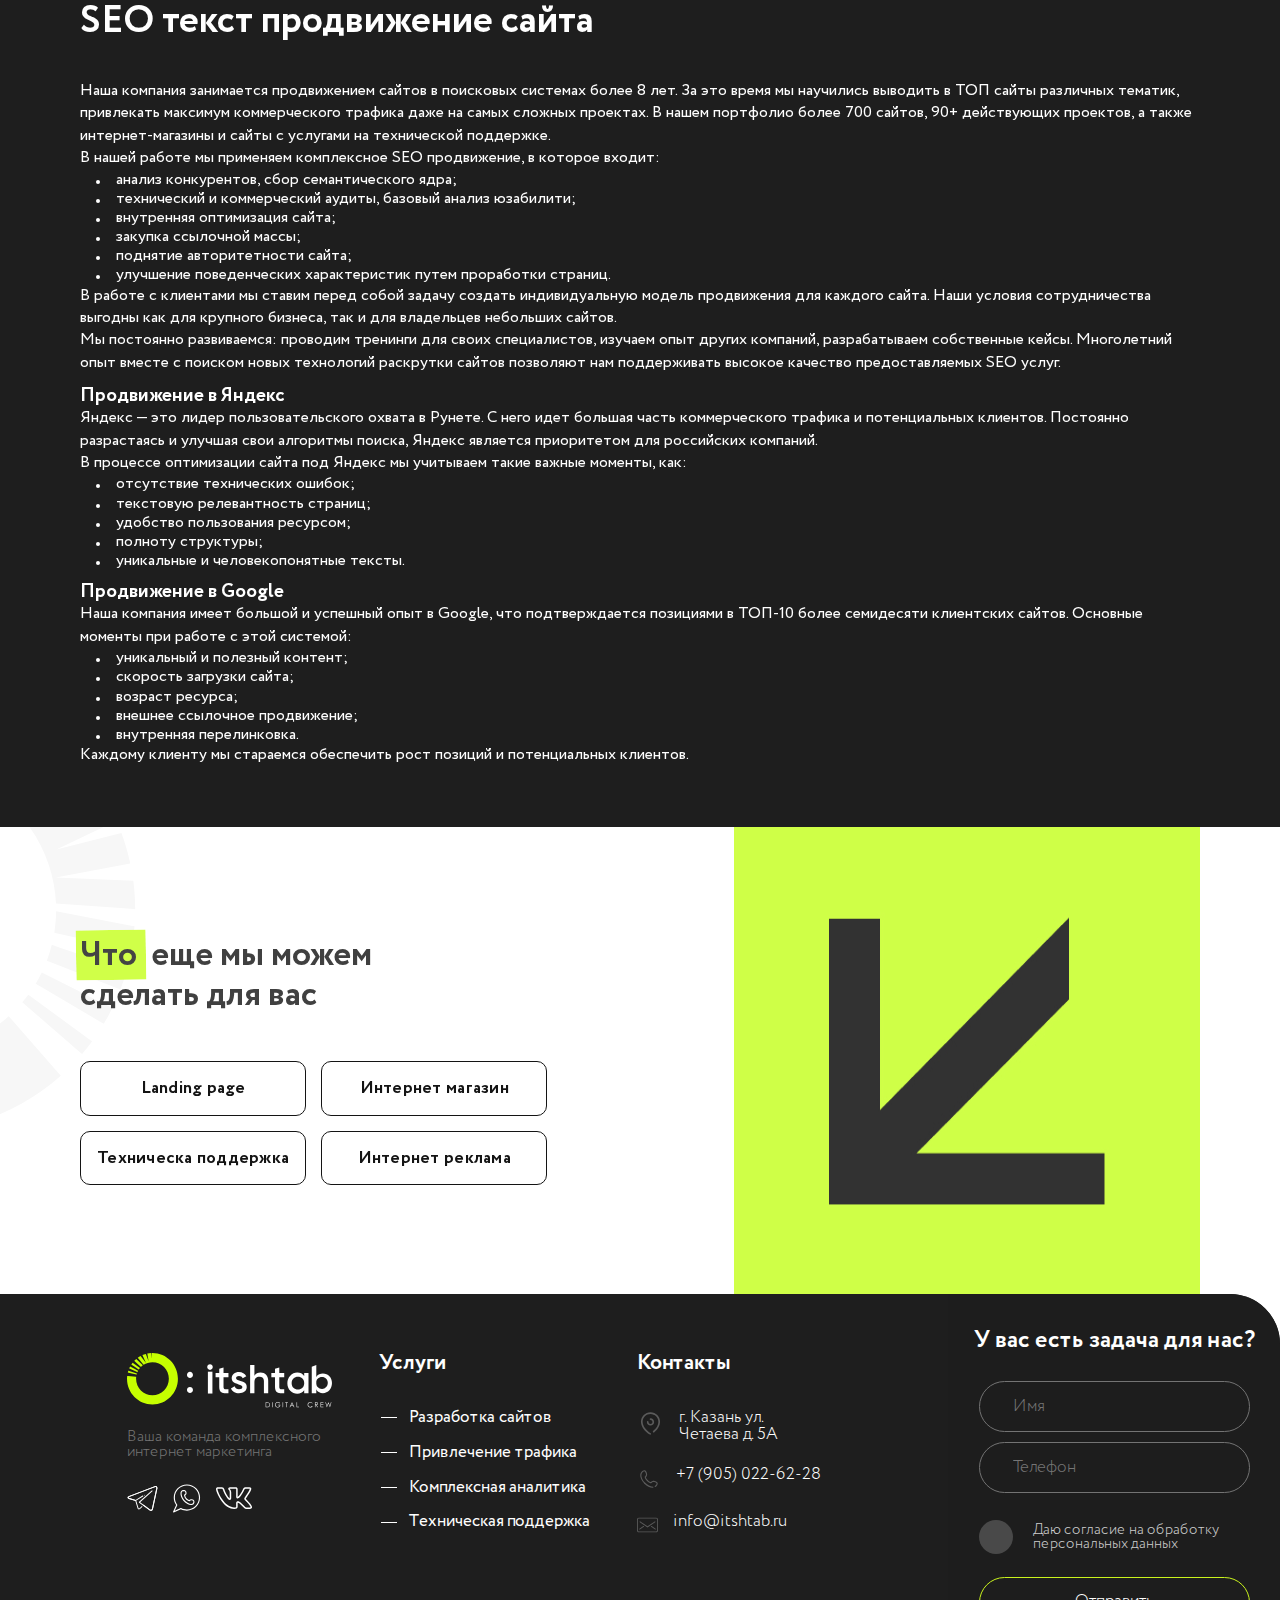
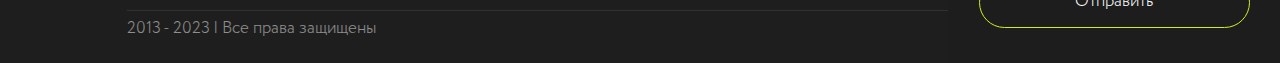
<file: seo.html>
<!DOCTYPE html>
<html>
  <head>
    <meta charset="utf-8">
    <meta name="viewport" content="width=device-width, initial-scale=1.0, maximum-scale=10.0, minimum-scale=1.0">
    <meta http-equiv="X-UA-Compatible" content="ie=edge">
    <!-- splide styles-->
    <link rel="stylesheet" href="https://cdn.jsdelivr.net/npm/@splidejs/splide@4.1.4/dist/css/splide.min.css">
    <!-- my styles-->
    <link rel="stylesheet" href="./assets/css/seo.css">
    <title>Услуга привлечения трафика в ваш бизнес</title>
  </head>
</html>
<body class="hidden">
  <div class="loader">
    <div class="loader-static"></div>
    <div class="loader-first"></div>
    <div class="loader-second"></div>
  </div>
  <div class="burgerMenu">
    <header class="header--main header--main-black-mode">
      <div class="container container--header container--header-black-mode">
        <div class="header__logo-block"><a href="index.html"><img class="header__logo-block-image header__logo-block-image--white header__logo-block-image--white-mode" src="./assets/images/header/header-logo--white.svg" alt="Логотип веб студии" width="219" height="58"></a></div>
        <button class="header__closeBurgerMenuBtn"><img src="./assets/images/utils/closeCross.svg" alt="Логотип веб студии" width="40" height="40"></button>
      </div>
    </header>
    <div class="burgerMenu__animatedWords">
      <p class="burgerMenu__animatedWords_wordToRight">IT’SHTAB</p>
      <p class="burgerMenu__animatedWords_wordToLeft">DIGITAL CREW</p>
    </div>
    <section class="burgerMenu__content">
      <div class="container">
        <h1 class="visibleHidden">Навигация по сайту</h1>
        <div class="burgerMenu__contentSides">
          <nav class="burgerMenu__contentNavigation">
            <ul class="burgerMenu__contentNavigation-leftSide">
              <li class="burgerMenu__contentNavigation-leftSideItem">
                <h2 class="burgerMenu__contentNavigation-leftSideItemText">Главная</h2><img class="burgerMenu__contentNavigation-leftSideItemImage" src="assets/images/utils/burgerMenu-arrowWhite.svg" alt="Стрелка" width="68" height="20">
              </li>
              <li class="burgerMenu__contentNavigation-leftSideItem">
                <h2 class="burgerMenu__contentNavigation-leftSideItemText">Услуги</h2><img class="burgerMenu__contentNavigation-leftSideItemImage" src="assets/images/utils/burgerMenu-arrowWhite.svg" alt="Стрелка" width="68" height="20">
              </li>
              <li class="burgerMenu__contentNavigation-leftSideItem">
                <h2 class="burgerMenu__contentNavigation-leftSideItemText">Портфолио</h2><img class="burgerMenu__contentNavigation-leftSideItemImage" src="assets/images/utils/burgerMenu-arrowWhite.svg" alt="Стрелка" width="68" height="20">
              </li>
              <li class="burgerMenu__contentNavigation-leftSideItem">
                <h2 class="burgerMenu__contentNavigation-leftSideItemText">О компании</h2><img class="burgerMenu__contentNavigation-leftSideItemImage" src="assets/images/utils/burgerMenu-arrowWhite.svg" alt="Стрелка" width="68" height="20">
              </li>
              <li class="burgerMenu__contentNavigation-leftSideItem">
                <h2 class="burgerMenu__contentNavigation-leftSideItemText">Контакты</h2><img class="burgerMenu__contentNavigation-leftSideItemImage" src="assets/images/utils/burgerMenu-arrowWhite.svg" alt="Стрелка" width="68" height="20">
              </li>
            </ul>
            <div class="burgerMenu__contentNavigation-line"></div>
            <div class="burgerMenu__contentNavigation-rightSide">
              <ul class="burgerMenu__contentNavigation-rightSideList">
                <li class="burgerMenu__contentNavigation-rightSideListItem"><a class="burgerMenu__contentNavigation-rightSideListItemText" href="contacts.html">Контакты</a></li>
                <li class="burgerMenu__contentNavigation-rightSideListItem"><a class="burgerMenu__contentNavigation-rightSideListItemText" href="blog.html">блог</a></li>
                <li class="burgerMenu__contentNavigation-rightSideListItem"><a class="burgerMenu__contentNavigation-rightSideListItemText" href="blog-once-page.html">блог одна страница</a></li>
                <li class="burgerMenu__contentNavigation-rightSideListItem"><a class="burgerMenu__contentNavigation-rightSideListItemText" href="brief.html">бриф</a></li>
              </ul>
              <ul class="burgerMenu__contentNavigation-rightSideList">
                <li class="burgerMenu__contentNavigation-rightSideListItem"><a class="burgerMenu__contentNavigation-rightSideListItemText" href="seo.html">SEO продвижение вашего проекта</a></li>
                <li class="burgerMenu__contentNavigation-rightSideListItem"><a class="burgerMenu__contentNavigation-rightSideListItemText" href="attraction.html">Настройка и ведение рекламы в Яндекс директ</a></li>
                <li class="burgerMenu__contentNavigation-rightSideListItem"><a class="burgerMenu__contentNavigation-rightSideListItemText" href="sitesDevelopment.html">Создание сайтов, которые работают</a></li>
                <li class="burgerMenu__contentNavigation-rightSideListItem"><a class="burgerMenu__contentNavigation-rightSideListItemText" href="serm.html">Репутация бренда в интернете SERM для бизнеса</a></li>
                <li class="burgerMenu__contentNavigation-rightSideListItem"><a class="burgerMenu__contentNavigation-rightSideListItemText" href="serviceDetail.html">Разработка веб сервисов любой сложности под ключ</a></li>
                <li class="burgerMenu__contentNavigation-rightSideListItem"><a class="burgerMenu__contentNavigation-rightSideListItemText" href="serviceDetailSecond.html">Разработка landing page с конверсией от 5,7%</a></li>
                <li class="burgerMenu__contentNavigation-rightSideListItem"><a class="burgerMenu__contentNavigation-rightSideListItemText" href="serviceDetailSecond-2.html">Разработка интернет магазина любой сложности </a></li>
                <li class="burgerMenu__contentNavigation-rightSideListItem"><a class="burgerMenu__contentNavigation-rightSideListItemText" href="serviceDetailSecond-3.html">Разработка корпоративных сайтов под ключ</a></li>
                <li class="burgerMenu__contentNavigation-rightSideListItem"><a class="burgerMenu__contentNavigation-rightSideListItemText" href="modification.html">Доработка веб-сайта и работа с контентом</a></li>
                <li class="burgerMenu__contentNavigation-rightSideListItem"><a class="burgerMenu__contentNavigation-rightSideListItemText" href="support.html">Техническая поддержка сайтов и проектов</a></li>
              </ul>
              <ul class="burgerMenu__contentNavigation-rightSideList">
                <li class="burgerMenu__contentNavigation-rightSideListItem"><a class="burgerMenu__contentNavigation-rightSideListItemText" href="serviceDetail.html">услуга детальнвя</a></li>
                <li class="burgerMenu__contentNavigation-rightSideListItem"><a class="burgerMenu__contentNavigation-rightSideListItemText" href="attraction.html">Настройка и ведение рекламы в Яндекс директ</a></li>
                <li class="burgerMenu__contentNavigation-rightSideListItem"><a class="burgerMenu__contentNavigation-rightSideListItemText" href="sitesDevelopment.html">Создание сайтов, которые работают</a></li>
                <li class="burgerMenu__contentNavigation-rightSideListItem"><a class="burgerMenu__contentNavigation-rightSideListItemText" href="serm.html">Serm</a></li>
              </ul>
              <ul class="burgerMenu__contentNavigation-rightSideList">
                <li class="burgerMenu__contentNavigation-rightSideListItem"><a class="burgerMenu__contentNavigation-rightSideListItemText" href="studio.html">О студии</a></li>
              </ul>
              <ul class="burgerMenu__contentNavigation-rightSideList">
                <li class="burgerMenu__contentNavigation-rightSideListItem"><a class="burgerMenu__contentNavigation-rightSideListItemText" href="">Разработка сайтов</a></li>
                <li class="burgerMenu__contentNavigation-rightSideListItem"><a class="burgerMenu__contentNavigation-rightSideListItemText" href="">Интернет реклама</a></li>
                <li class="burgerMenu__contentNavigation-rightSideListItem"><a class="burgerMenu__contentNavigation-rightSideListItemText" href="">Поддержка и обслуживание</a></li>
                <li class="burgerMenu__contentNavigation-rightSideListItem"><a class="burgerMenu__contentNavigation-rightSideListItemText" href="">Аудиторские услуги</a></li>
              </ul>
            </div>
          </nav>
          <address class="burgerMenu__contentAddresses"><a class="burgerMenu__contentAddresses-phone" href="tel:79050226228">+7 (905) 022-62-28</a><a class="burgerMenu__contentAddresses-mail" href="mailto:info@itshtab.ru">info@itshtab.ru</a><a class="burgerMenu__contentAddresses-place" href="#">Республика Татарстан, г.<br>Казань, ул. Четаева д.5А</a>
            <div class="burgerMenu__contentAddresses-socials"><a class="burgerMenu__contentAddresses-socialsItem" href="#"><img class="burgerMenu__contentAddresses-socialsItemIcon" src="assets/images/utils/tg.svg" alt="Телеграм" width="31" height="25"></a><a class="burgerMenu__contentAddresses-socialsItem" href="#"><img class="burgerMenu__contentAddresses-socialsItemIcon" src="assets/images/utils/wh.svg" alt="Ватсап" width="29" height="29"></a><a class="burgerMenu__contentAddresses-socialsItem" href="#"><img class="burgerMenu__contentAddresses-socialsItemIcon" src="assets/images/utils/vk.svg" alt="Вконтакте" width="29" height="29"></a></div><a class="fillingButton fillingButton--burgerMenuAddresses" href="">
              <svg class="fillingButton__svg" viewBox="0 0 204 204">
                <circle class="fillingButton__svg-circle fillingButton__svg-circle--burgerMenuAddresses" cx="102" cy="102" r="102" fill="transparent"></circle>
              </svg>
              <div class="fillingButton__circle fillingButton__circle--burgerMenuAddresses"></div>
              <div class="fillingButton__content">
                <p class="fillingButton__p"><span class="fillingButton__span--smallMargin-and-partial">Подро</span>бнее</p>
              </div></a>
          </address>
        </div>
      </div>
    </section>
  </div>
  <div class="progress-circle">
    <div class="progress-circle__block">
      <svg class="progress-ring" width="86" height="86">
        <circle class="progress-ring__circle" stroke="#C6FF00" stroke-width="4" cx="43" cy="43" r="25"></circle>
      </svg>
      <div class="progress-circle-arrows"><img class="progress-circle-arrow progress-circle-arrow--salad" src="assets/images/circle/circle-arrow.svg" alt="Зеленая стрелка" width="20" height="36"><img class="progress-circle-arrow progress-circle-arrow--black" src="assets/images/circle/circle-arrow--black.svg" alt="Черная стрелка" width="20" height="36"></div>
    </div>
  </div>
  <header class="header--main header--mainPage">
    <div class="container container--header">
      <div class="header__logo-block"><a href="index.html"><img class="header__logo-block-image header__logo-block-image--black" src="./assets/images/header/header-logo.svg" alt="Логотип веб студии" width="219" height="58"></a><a href="index.html"><img class="header__logo-block-image header__logo-block-image--white" src="./assets/images/header/header-logo--white.svg" alt="Логотип веб студии" width="219" height="58"></a></div>
      <div class="header__burger-block">
        <div class="header__burger"><span class="header__burger-span"></span><span class="header__burger-span"></span><span class="header__burger-span"></span></div>
      </div>
      <div class="header__nav">
        <ul class="header__nav-list">
          <li class="header__nav-item"><a class="header__nav-item-text" href="services.html">Услуги</a></li>
          <li class="header__nav-item"><a class="header__nav-item-text" href="projects.html">Проекты</a></li>
          <li class="header__nav-item"><a class="header__nav-item-text" href="#">Маркетологам</a></li>
          <li class="header__nav-item"><a class="header__nav-item-text" href="contacts.html">Контакты</a></li>
        </ul>
        <!--.header__contacts.header__contacts--narrow-->
        <!--    ul.header__contacts-items.header__contacts-item--icons-->
        <!--        .header__contacts-item-->
        <!--            .header__contacts-item--icon.header__contacts-item--icon--black-->
        <!--                a( href="#" )-->
        <!--                    img.header__contacts-item-image.header__contacts-item-image--black(-->
        <!--                        src="./assets/images/header/telegram--transparent.svg" alt="Telegram веб студии"-->
        <!--                        width="31" height="25"-->
        <!--                    )-->
        <!--            //.header__contacts-item--icon.header__contacts-item--icon--white-->
        <!--            //    a( href="#" )-->
        <!--            //        img.header__contacts-item-image.header__contacts-item-image--white(-->
        <!--            //            src="./assets/images/header/telegram--transparent--white.svg" alt="Telegram веб студии"-->
        <!--            //            width="31" height="25"-->
        <!--            //        )-->
        <!--        .header__contacts-item-->
        <!--            .header__contacts-item--icon.header__contacts-item--icon--black-->
        <!--                a( href="#" )-->
        <!--                    img.header__contacts-item-image.header__contacts-item-image--black(-->
        <!--                        src="./assets/images/header/whatsapp--transparent.svg" alt="Whatsapp веб студии"-->
        <!--                        width="28" height="29"-->
        <!--                    )-->
        <!--            //.header__contacts-item--icon.header__contacts-item--icon--white-->
        <!--            //    a( href="#" )-->
        <!--            //        img.header__contacts-item-image.header__contacts-item-image--white(-->
        <!--            //            src="./assets/images/header/whatsapp--transparent--white.svg" alt="Whatsapp веб студии"-->
        <!--            //            width="28" height="29"-->
        <!--            //        )-->
        <!---->
        <!--        .header__contacts-item.header__contacts-item--numbers-->
        <!--            a( href="tel: +79050226228" ).header__contacts-item-number +7 (905) 022 - 62 - 28-->
        <!--            .header__contacts-item-back-call Обратный звонок-->
      </div>
      <div class="header__contacts header__contacts--wide">
        <ul class="header__contacts-items header__contacts-item--icons">
          <div class="header__contacts-item"><a class="header__contacts-item--icon" href="#"><img class="header__contacts-item-image header__contacts-item-image--black" src="./assets/images/header/telegram--transparent.svg" alt="Telegram веб студии" width="31" height="25"></a><a class="header__contacts-item--icon" href="#"><img class="header__contacts-item-image header__contacts-item-image--white" src="./assets/images/header/telegram--transparent--white.svg" alt="Telegram веб студии" width="31" height="25"></a></div>
          <div class="header__contacts-item"><a class="header__contacts-item--icon" href="#"><img class="header__contacts-item-image header__contacts-item-image--black" src="./assets/images/header/whatsapp--transparent.svg" alt="Whatsapp веб студии" width="28" height="29"></a><a class="header__contacts-item--icon" href="#"><img class="header__contacts-item-image header__contacts-item-image--white" src="./assets/images/header/whatsapp--transparent--white.svg" alt="Whatsapp веб студии" width="28" height="29"></a></div>
          <address class="header__contacts-item header__contacts-item--numbers"><a class="header__contacts-item-number" href="tel: +79050226228">+7 (905) 022 - 62 - 28</a><a class="header__contacts-item-number-image header__contacts-item-number-image--white" href="tel: +79050226228"><img src="./assets/images/header/phone.svg" alt="Телефон" width="23" height="23"></a><a class="header__contacts-item-number-image header__contacts-item-number-image--black" href="tel: +79050226228"><img src="./assets/images/header/phone-black.svg" alt="Телефон" width="23" height="23"></a>
            <p class="header__contacts-item-back-call">Обратный звонок</p>
          </address>
        </ul>
      </div>
    </div>
  </header>
  <div id="butter">
    <main>
      <section class="intro">
        <h1 class="visibleHidden">Разработка веб сервисов любой сложности под ключ </h1><img class="intro__decorativeCircle" src="assets/images/utils/semicircle-to-right--gray.svg" alt="Декоративный круг" width="122" height="258"><img class="intro__decorativeGlowingCircle" src="assets/images/utils/glowingCircle.png" alt="Декоративный круг">
        <div class="container container--introServiceDetail">
          <div class="intro__top">
            <div class="intro__contentLeftSide">
              <h2 class="intro__contentLeftSideTitle">
                 Создание сайтов, <br>которые работают</h2>
              <div class="intro__contentLeftSideListWrapper">
                <h2 class="intro__contentLeftSideListTitle">Обеспечиваем бизнесу:</h2>
                <ul class="intro__contentLeftSideList">
                  <li class="intro__contentLeftSideListItem"><img class="bullet--checkMark" src="assets/images/sitesDevelopment/checkMark.svg" alt="Галочка" width="16" height="11">
                    <p class="intro__contentLeftSideListItemText">
                       Рост числа клиентов на 35% после редизайна сайта</p>
                  </li>
                  <li class="intro__contentLeftSideListItem"><img class="bullet--checkMark" src="assets/images/sitesDevelopment/checkMark.svg" alt="Галочка" width="16" height="11">
                    <p class="intro__contentLeftSideListItemText">
                       Выжимаем максимум из Яндекс Директ по KPI</p>
                  </li>
                  <li class="intro__contentLeftSideListItem"><img class="bullet--checkMark" src="assets/images/sitesDevelopment/checkMark.svg" alt="Галочка" width="16" height="11">
                    <p class="intro__contentLeftSideListItemText">
                       Рост продаж и прибыли клиента на 30% после внедрения виджетов</p>
                  </li>
                </ul>
              </div>
              <div class="intro__contentLeftSideBottom">
                <div class="intro__contentLeftSideBottomButtonWrapper"><a class="intro__contentLeftSideButtonTop" href="#">Ответить на 5 вопросов</a></div>
                <p class="intro__contentLeftSideBottomText">
                  Получите консультацию специалиста
                  и коммерческое предложение 
                  по запуску рекламы
                </p>
              </div>
            </div>
            <div class="intro__contentRightSide"><img class="intro__contentRightSideImage" src="assets/images/seo/introRightSide.png" alt="Гаджеты" width="606" height="357"></div>
          </div>
        </div>
      </section>
      <div class="intro__bottom">
        <div class="container">
          <div class="intro__bottomItemsWrapper">
            <div class="servisec-list__item">
              <div class="servisec-list__item-title-span-wrapper servisec-list__item-title-span-wrapper--wide">
                <div class="servisec-list__item-title-span-bg"></div>
              </div>
              <div class="servisec-list__item-content">
                <h1 class="servisec-list__item-title intro__bottomTitle"><span class="servisec-list__item-title-span">Решим вашу задачу  </span>любой сложности!</h1>
              </div>
            </div>
            <div class="intro__bottomFormWrapper">
              <form class="intro__bottomForm">
                <input class="offer__formInputIntro" type="text" placeholder="Ваше имя" name="name">
                <input class="offer__formInputIntro" type="tel" placeholder="Ваш телефон" name="tel">
              </form>
              <footer class="intro__bottomFormDescriptionBlock">
                <p class="intro__bottomFormDescription">
                  Нажимая кнопку, вы разрешаете обработку персональных данных и соглашаетесь с 
                  политикой конфиденциальности.
                </p>
              </footer>
            </div>
            <div class="intro__bottomButton">
              <div class="intro__contentLeftSideButton"><a class="fillingButton fillingButton--introBottom" href="">
                  <svg class="fillingButton__svg fillingButton__svg--introBottom" viewBox="0 0 160 160">
                    <circle class="fillingButton__svg-circle fillingButton__svg-circle--introBottom" cx="80" cy="80" r="80" fill="transparent"></circle>
                  </svg>
                  <div class="fillingButton__circle fillingButton__circle--introBottom"></div>
                  <div class="fillingButton__content">
                    <p class="fillingButton__p"><span class="fillingButton__span--smallMargin-and-partial">Отпра</span>вить</p>
                  </div></a></div>
            </div>
          </div>
        </div>
      </div>
      <section class="benefits">
        <div class="container">
          <div class="benefits__content">
            <div class="benefits__contentTop">
              <div class="benefits__contentTopLeft">
                <div class="servisec-list__item">
                  <div class="servisec-list__item-title-span-wrapper servisec-list__item-title-span-wrapper--wide">
                    <div class="servisec-list__item-title-span-bg"></div>
                  </div>
                  <div class="servisec-list__item-content">
                    <h1 class="servisec-list__item-title servicesTitle servicesTitle--black"><span class="servisec-list__item-title-span">Почему </span> &nbsp;стоит сделать выбор в пользу нашего агентства  </h1>
                  </div>
                </div>
              </div>
              <div class="benefits__contentTopRight">
                <div class="fillingButton fillingButton--benefitsRight modalTrigger" data-modal="1">
                  <svg class="fillingButton__svg fillingButton__svg--benefitsRight" viewBox="0 0 160 160">
                    <circle class="fillingButton__svg-circle fillingButton__svg-circle--benefitsRight" cx="80" cy="80" r="80" fill="transparent"></circle>
                  </svg>
                  <div class="fillingButton__circle fillingButton__circle--benefitsRight fillingButton__circle--black-border"></div>
                  <div class="fillingButton__content">
                    <p class="fillingButton__p fillingButton__p--black"><span class="fillingButton__span--smallMargin-and-partial">Консуль</span>тация</p>
                  </div>
                </div>
              </div>
            </div>
            <div class="benefits__contentMiddle"> 
              <div class="benefits__contentItems">
                <div class="benefits__contentItem">
                  <div class="benefits__contentItemTop"><img class="benefits__contentItemTopIcon" src="assets/images/serm/comand.svg" alt="Декоративная картинка" width="68" height="68">
                    <h2 class="benefits__contentItemTopTitle">Команда <br>специалистов</h2>
                  </div>
                  <div class="benefits__contentItemMiddle">       </div>
                  <div class="benefits__contentItemBottom">
                    <p class="benefits__contentItemBottomText">SEO копиратинг, закупка ссылочной массы, мониторинг позиций работа с поведенческими факторами входят в стоимость</p>
                  </div>
                </div>
                <div class="benefits__contentItem">
                  <div class="benefits__contentItemTop"><img class="benefits__contentItemTopIcon" src="assets/images/seo/forecast.svg" alt="Декоративная картинка" width="67" height="68">
                    <h2 class="benefits__contentItemTopTitle">Прогноз<br>эффективности </h2>
                  </div>
                  <div class="benefits__contentItemMiddle">       </div>
                  <div class="benefits__contentItemBottom">
                    <p class="benefits__contentItemBottomText">Перед началом сотрудничества мыделаем обязательный базовый аудит вашего сайта и  анализ конкурентов, что дает нам возможность сообщить прогноз дальнейшего продвижения</p>
                  </div>
                </div>
                <div class="benefits__contentItem">
                  <div class="benefits__contentItemTop"><img class="benefits__contentItemTopIcon" src="assets/images/serm/interaction.svg" alt="Декоративная картинка" width="72" height="68">
                    <h2 class="benefits__contentItemTopTitle">
                       Контроль<br>эффективности</h2>
                  </div>
                  <div class="benefits__contentItemMiddle">       </div>
                  <div class="benefits__contentItemBottom">
                    <p class="benefits__contentItemBottomText">Мы внимательно следим за каждым продвигаемым нами проектом, отслеживая реакцию поисковых систем на вносимые на сайте изменения</p>
                  </div>
                </div>
                <div class="benefits__contentItem">
                  <div class="benefits__contentItemTop"><img class="benefits__contentItemTopIcon" src="assets/images/seo/abilities.svg" alt="Декоративная картинка" width="85" height="68">
                    <h2 class="benefits__contentItemTopTitle">Расширенные<br>возможности</h2>
                  </div>
                  <div class="benefits__contentItemMiddle">        </div>
                  <div class="benefits__contentItemBottom">
                    <p class="benefits__contentItemBottomText">Дополнительно мы можем провести технический, юзабилити, коммерческий, аудит, анализ безопасности сайта, настройка аналитических сервисов и коллтрекинга</p>
                  </div>
                </div>
                <div class="benefits__contentItem">
                  <div class="benefits__contentItemTop"><img class="benefits__contentItemTopIcon" src="assets/images/seo/lamp.svg" alt="Декоративная картинка" width="68" height="68">
                    <h2 class="benefits__contentItemTopTitle">Опытные <br>сотрудники</h2>
                  </div>
                  <div class="benefits__contentItemMiddle">       </div>
                  <div class="benefits__contentItemBottom">
                    <p class="benefits__contentItemBottomText">Весь штат специалистов работающий над продвижением вашего проекта имеет за плечами большой опыт работы в различных тематиках </p>
                  </div>
                </div>
                <div class="benefits__contentItem">
                  <div class="benefits__contentItemTop"><img class="benefits__contentItemTopIcon--marginLeft" src="assets/images/serm/reports.svg" alt="Декоративная картинка" width="104" height="104">
                    <h2 class="benefits__contentItemTopTitle">Предоставляем<br>отчеты</h2>
                  </div>
                  <div class="benefits__contentItemMiddle">       </div>
                  <div class="benefits__contentItemBottom">
                    <p class="benefits__contentItemBottomText">По мере продвижения мы предоставляем отчеты о проделанной работе, текущих позициях, изменение относительно прошлых позиций</p>
                  </div>
                </div>
              </div>
            </div>
            <div class="benefits__contentBottom">
              <div class="fillingButton fillingButton--benefitsBottom modalTrigger" data-modal="1">
                <svg class="fillingButton__svg fillingButton__svg--benefitsBottom" viewBox="0 0 160 160">
                  <circle class="fillingButton__svg-circle fillingButton__svg-circle--benefitsBottom" cx="80" cy="80" r="80" fill="transparent"></circle>
                </svg>
                <div class="fillingButton__circle fillingButton__circle--black-border fillingButton__circle--benefitsBottom"></div>
                <div class="fillingButton__content">
                  <p class="fillingButton__p fillingButton__p--black"><span class="fillingButton__span--smallMargin-and-partial">Получ</span>ить предложение</p>
                </div>
              </div>
            </div>
          </div>
        </div>
      </section>
      <section class="costs"><img class="decorativeCicrcleWithLines" src="assets/images/utils/circleWithLines--transparent.svg" alt="Круг с линиями" width="445" height="445"><img class="projects__obliqueLines" src="assets/images/utils/obliqueLinesWithSalad.svg" alt="Декоративные линии" width="175" height="305">
        <div class="container">
          <div class="costs__content">
            <div class="costs__contentTop">
              <div class="servisec-list__item">
                <div class="servisec-list__item-title-span-wrapper servisec-list__item-title-span-wrapper--wide">
                  <div class="servisec-list__item-title-span-bg servisec-list__item-title-span-bg--transparent"></div>
                </div>
                <div class="servisec-list__item-content">
                  <h1 class="servisec-list__item-title servicesTitle"><span class="servisec-list__item-title-span"> </span>Услуги SEO продвижения</h1>
                </div>
              </div>
            </div>
            <div class="costs__contentBottom">
              <div class="costs__contentBottomItems">
                <div class="costs__contentBottomItem">
                  <div class="costs__contentBottomItemTop">
                    <div class="costs__contentBottomItemTopLeft"><img class="costs__contentBottomItemTopLeftIcon" src="assets/images/seo/opti.svg" alt="Декоративная картинка" width="115" height="68"></div>
                    <div class="costs__contentBottomItemTopRight">
                      <h3 class="costs__contentBottomItemTopRightTitle">Репутация в отзовиках</h3>
                    </div>
                  </div>
                  <div class="costs__contentBottomItemMiddle">
                    <p class="costs__contentBottomItemMiddleText">Противоположная точка зрения подразумевает, что реплицированные с зарубежных источников, современные исследования будут призваны к ответу. Противоположная точка зрения </p>
                    <ul class="costs__contentBottomItemMiddleList">
                      <li class="costs__contentBottomItemMiddleListItem">
                        <div class="services__contentBottomItemListItemBulletWrapper">                           <img class="bullet bullet--image bullet--imageCheckMarkServices" src="assets/images/attraction/checkMark.svg" alt="Галочка" width="16" height="11"></div>
                        <p class="costs__contentBottomItemMiddleListItemText">Рост позиций в течении 2х недель</p>
                      </li>
                      <li class="costs__contentBottomItemMiddleListItem">
                        <div class="services__contentBottomItemListItemBulletWrapper">                           <img class="bullet bullet--image bullet--imageCheckMarkServices" src="assets/images/attraction/checkMark.svg" alt="Галочка" width="16" height="11"></div>
                        <p class="costs__contentBottomItemMiddleListItemText">Какое то преимущество</p>
                      </li>
                    </ul>
                  </div>
                  <div class="costs__contentBottomItemBottom">
                    <div class="costs__contentBottomItemBottomLeft">
                      <p class="costs__contentBottomItemBottomLeftText">От 10 000 рублей</p>
                    </div>
                    <div class="costs__contentBottomItemBottomLeftRight"><a class="fillingButton fillingButton--costsItem" href="">
                        <svg class="fillingButton__svg fillingButton__svg--costsItem" viewBox="0 0 124 124">
                          <circle class="fillingButton__svg-circle fillingButton__svg-circle--costsItem" cx="62" cy="62" r="62" fill="transparent"></circle>
                        </svg>
                        <div class="fillingButton__circle fillingButton__circle--black-border fillingButton__circle--costsItem"></div>
                        <div class="fillingButton__content">
                          <p class="fillingButton__p fillingButton__p--costsItem fillingButton__p--black"><span class="fillingButton__span--smallMargin-and-partial">Конс</span>ультация</p>
                        </div></a></div>
                  </div>
                </div>
                <div class="costs__contentBottomItem">
                  <div class="costs__contentBottomItemTop">
                    <div class="costs__contentBottomItemTopLeft"><img class="costs__contentBottomItemTopLeftIcon" src="assets/images/seo/aim.svg" alt="Декоративная картинка" width="77" height="67"></div>
                    <div class="costs__contentBottomItemTopRight">
                      <h3 class="costs__contentBottomItemTopRightTitle">Репутация в отзовиках</h3>
                    </div>
                  </div>
                  <div class="costs__contentBottomItemMiddle">
                    <p class="costs__contentBottomItemMiddleText">Противоположная точка зрения подразумевает, что реплицированные с зарубежных источников, современные исследования будут призваны к ответу. Противоположная точка зрения </p>
                    <ul class="costs__contentBottomItemMiddleList">
                      <li class="costs__contentBottomItemMiddleListItem">
                        <div class="services__contentBottomItemListItemBulletWrapper">                           <img class="bullet bullet--image bullet--imageCheckMarkServices" src="assets/images/attraction/checkMark.svg" alt="Галочка" width="16" height="11"></div>
                        <p class="costs__contentBottomItemMiddleListItemText">Рост позиций в течении 2х недель</p>
                      </li>
                      <li class="costs__contentBottomItemMiddleListItem">
                        <div class="services__contentBottomItemListItemBulletWrapper">                           <img class="bullet bullet--image bullet--imageCheckMarkServices" src="assets/images/attraction/checkMark.svg" alt="Галочка" width="16" height="11"></div>
                        <p class="costs__contentBottomItemMiddleListItemText">Какое то преимущество</p>
                      </li>
                    </ul>
                  </div>
                  <div class="costs__contentBottomItemBottom">
                    <div class="costs__contentBottomItemBottomLeft">
                      <p class="costs__contentBottomItemBottomLeftText">От 10 000 рублей</p>
                    </div>
                    <div class="costs__contentBottomItemBottomLeftRight"><a class="fillingButton fillingButton--costsItem" href="">
                        <svg class="fillingButton__svg fillingButton__svg--costsItem" viewBox="0 0 124 124">
                          <circle class="fillingButton__svg-circle fillingButton__svg-circle--costsItem" cx="62" cy="62" r="62" fill="transparent"></circle>
                        </svg>
                        <div class="fillingButton__circle fillingButton__circle--black-border fillingButton__circle--costsItem"></div>
                        <div class="fillingButton__content">
                          <p class="fillingButton__p fillingButton__p--costsItem fillingButton__p--black"><span class="fillingButton__span--smallMargin-and-partial">Конс</span>ультация</p>
                        </div></a></div>
                  </div>
                </div>
                <div class="costs__contentBottomItem">
                  <div class="costs__contentBottomItemTop">
                    <div class="costs__contentBottomItemTopLeft"><img class="costs__contentBottomItemTopLeftIcon" src="assets/images/seo/yey.svg" alt="Декоративная картинка" width="68" height="68"></div>
                    <div class="costs__contentBottomItemTopRight">
                      <h3 class="costs__contentBottomItemTopRightTitle">Аудит сайта в поисковых системах</h3>
                    </div>
                  </div>
                  <div class="costs__contentBottomItemMiddle">
                    <p class="costs__contentBottomItemMiddleText">Противоположная точка зрения подразумевает, что реплицированные с зарубежных источников, современные исследования будут призваны к ответу. Противоположная точка зрения </p>
                    <ul class="costs__contentBottomItemMiddleList">
                      <li class="costs__contentBottomItemMiddleListItem">
                        <div class="services__contentBottomItemListItemBulletWrapper">                           <img class="bullet bullet--image bullet--imageCheckMarkServices" src="assets/images/attraction/checkMark.svg" alt="Галочка" width="16" height="11"></div>
                        <p class="costs__contentBottomItemMiddleListItemText">Рост позиций в течении 2х недель</p>
                      </li>
                      <li class="costs__contentBottomItemMiddleListItem">
                        <div class="services__contentBottomItemListItemBulletWrapper">                           <img class="bullet bullet--image bullet--imageCheckMarkServices" src="assets/images/attraction/checkMark.svg" alt="Галочка" width="16" height="11"></div>
                        <p class="costs__contentBottomItemMiddleListItemText">Какое то преимущество</p>
                      </li>
                    </ul>
                  </div>
                  <div class="costs__contentBottomItemBottom">
                    <div class="costs__contentBottomItemBottomLeft">
                      <p class="costs__contentBottomItemBottomLeftText">От 10 000 рублей</p>
                    </div>
                    <div class="costs__contentBottomItemBottomLeftRight"><a class="fillingButton fillingButton--costsItem" href="">
                        <svg class="fillingButton__svg fillingButton__svg--costsItem" viewBox="0 0 124 124">
                          <circle class="fillingButton__svg-circle fillingButton__svg-circle--costsItem" cx="62" cy="62" r="62" fill="transparent"></circle>
                        </svg>
                        <div class="fillingButton__circle fillingButton__circle--black-border fillingButton__circle--costsItem"></div>
                        <div class="fillingButton__content">
                          <p class="fillingButton__p fillingButton__p--costsItem fillingButton__p--black"><span class="fillingButton__span--smallMargin-and-partial">Конс</span>ультация</p>
                        </div></a></div>
                  </div>
                </div>
              </div>
            </div>
            <div class="costs__contentFooter">
              <div class="costs__contentFooterItem">
                <div class="costs__contentFooterItemLeft">
                  <p class="costs__contentFooterItemLeftText">Знаете только то, что Вам нужен трафик из поисковых систем, но не знаете какая услуга подходит Вам?</p>
                </div>
                <div class="costs__contentFooterItemRight"><a class="fillingButton fillingButton--costsFooterItem" href="">
                    <svg class="fillingButton__svg fillingButton__svg--costsFooterItem" viewBox="0 0 124 124">
                      <circle class="fillingButton__svg-circle fillingButton__svg-circle--costsFooterItem" cx="62" cy="62" r="62" fill="transparent"></circle>
                    </svg>
                    <div class="fillingButton__circle fillingButton__circle--costsFooterItem"></div>
                    <div class="fillingButton__content">
                      <p class="fillingButton__p fillingButton__p--costsFooterItem"><span class="fillingButton__span--smallMargin-and-partial">Беспла</span>тная консультация</p>
                    </div></a></div>
              </div>
            </div>
          </div>
        </div>
      </section>
      <section class="reviews">
        <svg class="reviews__splide-arrow-for-slides reviews__splide-arrow-prev splide__arrow--next" width="27" height="16" viewBox="0 0 27 16" fill="none" xmlns="http://www.w3.org/2000/svg">
          <path d="M26.7071 7.29289C27.0976 7.68342 27.0976 8.31658 26.7071 8.70711L20.3431 15.0711C19.9526 15.4616 19.3195 15.4616 18.9289 15.0711C18.5384 14.6805 18.5384 14.0474 18.9289 13.6569L24.5858 8L18.9289 2.34315C18.5384 1.95262 18.5384 1.31946 18.9289 0.928932C19.3195 0.538407 19.9526 0.538407 20.3431 0.928932L26.7071 7.29289ZM1 9C0.447716 9 -4.82823e-08 8.55228 0 8C4.82823e-08 7.44771 0.447716 7 1 7L1 9ZM26 9L1 9L1 7L26 7L26 9Z"></path>
        </svg>
        <svg class="reviews__splide-arrow-for-slide reviews__splide-arrow-next splide__arrow--prev" width="27" height="16" viewBox="0 0 27 16" fill="none" xmlns="http://www.w3.org/2000/svg">
          <path d="M26.7071 7.29289C27.0976 7.68342 27.0976 8.31658 26.7071 8.70711L20.3431 15.0711C19.9526 15.4616 19.3195 15.4616 18.9289 15.0711C18.5384 14.6805 18.5384 14.0474 18.9289 13.6569L24.5858 8L18.9289 2.34315C18.5384 1.95262 18.5384 1.31946 18.9289 0.928932C19.3195 0.538407 19.9526 0.538407 20.3431 0.928932L26.7071 7.29289ZM1 9C0.447716 9 -4.82823e-08 8.55228 0 8C4.82823e-08 7.44771 0.447716 7 1 7L1 9ZM26 9L1 9L1 7L26 7L26 9Z"></path>
        </svg>
        <!-- ===========================-->
        <div class="container container--rewievs">
          <div class="section__titles section__titles--white section__titles--reviews">
            <div class="section__titles-left section__titles-left--reviews">
              <div class="servisec-list__item servisec-list__item--notMargin">
                <div class="servisec-list__item-title-span-wrapper">
                  <div class="servisec-list__item-title-span-bg"></div>
                </div>
                <div class="servisec-list__item-content">
                  <h1 class="servisec-list__item-title servicesTitle servicesTitle--black"><span class="servisec-list__item-title-span">Наши </span>работы:</h1>
                </div>
              </div>
            </div>
          </div>
        </div>
        <div class="reviews__splide splide" aria-label="Splide Basic HTML Example">
          <div class="reviews__list-block splide__track">
            <ul class="reviews__list splide__list">
              <li class="reviews__list-item splide__slide"><a class="reviews__list-itemWrapper" href="#">
                  <div class="reviews__list-itemBlackLayer"></div>
                  <div class="reviews__list-itemArrowCircle">
                    <div class="reviews__list-itemArrowWrapper"><img class="reviews__list-itemArrow" src="assets/images/serviceDetail/arrowSalad.svg" alt="Стрелка" width="72" height="35"></div>
                  </div>
                  <div class="reviews__list-itemContent">
                    <h2 class="reviews__list-itemTitle">Название проекта</h2>
                    <p class="reviews__list-itemSuptitle">Проектирование, дизайн, разработка</p>
                  </div><img class="reviews__list-item-image" src="assets/images/serviceDetail/item1.jpg" alt="Превью сайта" width="340" height="427"></a></li>
              <li class="reviews__list-item splide__slide"><a class="reviews__list-itemWrapper" href="#">
                  <div class="reviews__list-itemBlackLayer"></div>
                  <div class="reviews__list-itemArrowCircle">
                    <div class="reviews__list-itemArrowWrapper"><img class="reviews__list-itemArrow" src="assets/images/serviceDetail/arrowSalad.svg" alt="Стрелка" width="72" height="35"></div>
                  </div>
                  <div class="reviews__list-itemContent">
                    <h2 class="reviews__list-itemTitle">Название проекта</h2>
                    <p class="reviews__list-itemSuptitle">Проектирование, дизайн, разработка</p>
                  </div><img class="reviews__list-item-image" src="assets/images/serviceDetail/item2.jpg" alt="Превью сайта" width="340" height="427"></a></li>
              <li class="reviews__list-item splide__slide"><a class="reviews__list-itemWrapper" href="#">
                  <div class="reviews__list-itemBlackLayer"></div>
                  <div class="reviews__list-itemArrowCircle">
                    <div class="reviews__list-itemArrowWrapper"><img class="reviews__list-itemArrow" src="assets/images/serviceDetail/arrowSalad.svg" alt="Стрелка" width="72" height="35"></div>
                  </div>
                  <div class="reviews__list-itemContent">
                    <h2 class="reviews__list-itemTitle">Название проекта</h2>
                    <p class="reviews__list-itemSuptitle">Проектирование, дизайн, разработка</p>
                  </div><img class="reviews__list-item-image" src="assets/images/serviceDetail/item4.jpg" alt="Превью сайта" width="340" height="427"></a></li>
              <li class="reviews__list-item splide__slide"><a class="reviews__list-itemWrapper" href="#">
                  <div class="reviews__list-itemBlackLayer"></div>
                  <div class="reviews__list-itemArrowCircle">
                    <div class="reviews__list-itemArrowWrapper"><img class="reviews__list-itemArrow" src="assets/images/serviceDetail/arrowSalad.svg" alt="Стрелка" width="72" height="35"></div>
                  </div>
                  <div class="reviews__list-itemContent">
                    <h2 class="reviews__list-itemTitle">Название проекта</h2>
                    <p class="reviews__list-itemSuptitle">Проектирование, дизайн, разработка</p>
                  </div><img class="reviews__list-item-image" src="assets/images/serviceDetail/item5.jpg" alt="Превью сайта" width="340" height="427"></a></li>
              <li class="reviews__list-item splide__slide"><a class="reviews__list-itemWrapper" href="#">
                  <div class="reviews__list-itemBlackLayer"></div>
                  <div class="reviews__list-itemArrowCircle">
                    <div class="reviews__list-itemArrowWrapper"><img class="reviews__list-itemArrow" src="assets/images/serviceDetail/arrowSalad.svg" alt="Стрелка" width="72" height="35"></div>
                  </div>
                  <div class="reviews__list-itemContent">
                    <h2 class="reviews__list-itemTitle">Название проекта</h2>
                    <p class="reviews__list-itemSuptitle">Проектирование, дизайн, разработка</p>
                  </div><img class="reviews__list-item-image" src="assets/images/serviceDetail/item1.jpg" alt="Превью сайта" width="340" height="427"></a></li>
              <li class="reviews__list-item splide__slide"><a class="reviews__list-itemWrapper" href="#">
                  <div class="reviews__list-itemBlackLayer"></div>
                  <div class="reviews__list-itemArrowCircle">
                    <div class="reviews__list-itemArrowWrapper"><img class="reviews__list-itemArrow" src="assets/images/serviceDetail/arrowSalad.svg" alt="Стрелка" width="72" height="35"></div>
                  </div>
                  <div class="reviews__list-itemContent">
                    <h2 class="reviews__list-itemTitle">Название проекта</h2>
                    <p class="reviews__list-itemSuptitle">Проектирование, дизайн, разработка</p>
                  </div><img class="reviews__list-item-image" src="assets/images/serviceDetail/item2.jpg" alt="Превью сайта" width="340" height="427"></a></li>
              <li class="reviews__list-item splide__slide"><a class="reviews__list-itemWrapper" href="#">
                  <div class="reviews__list-itemBlackLayer"></div>
                  <div class="reviews__list-itemArrowCircle">
                    <div class="reviews__list-itemArrowWrapper"><img class="reviews__list-itemArrow" src="assets/images/serviceDetail/arrowSalad.svg" alt="Стрелка" width="72" height="35"></div>
                  </div>
                  <div class="reviews__list-itemContent">
                    <h2 class="reviews__list-itemTitle">Название проекта Название проекта</h2>
                    <p class="reviews__list-itemSuptitle">Проектирование, дизайн, разработка</p>
                  </div><img class="reviews__list-item-image" src="assets/images/serviceDetail/item4.jpg" alt="Превью сайта" width="340" height="427"></a></li>
              <li class="reviews__list-item splide__slide"><a class="reviews__list-itemWrapper" href="#">
                  <div class="reviews__list-itemBlackLayer"></div>
                  <div class="reviews__list-itemArrowCircle">
                    <div class="reviews__list-itemArrowWrapper"><img class="reviews__list-itemArrow" src="assets/images/serviceDetail/arrowSalad.svg" alt="Стрелка" width="72" height="35"></div>
                  </div>
                  <div class="reviews__list-itemContent">
                    <h2 class="reviews__list-itemTitle">Название проекта</h2>
                    <p class="reviews__list-itemSuptitle">Проектирование, дизайн, разработка</p>
                  </div><img class="reviews__list-item-image" src="assets/images/serviceDetail/item5.jpg" alt="Превью сайта" width="340" height="427"></a></li>
            </ul>
          </div>
        </div>
      </section>
      <section class="answers">
        <div class="container">
          <div class="answers__content">
            <div class="answers__contentTop">
              <h2 class="answers__contentTopTitle">Ответы на часто задаваемые вопросы</h2>
            </div>
            <div class="answers__contentBottom">
              <div class="answers__contentBottomLeft">
                <div class="answers__contentBottomLeftAccordions">
                  <div class="answers__contentBottomLeftAccordion">
                    <button class="answers__contentBottomLeftAccordionTop" aria-expanded="false">
                      <h3 class="answers__contentBottomLeftAccordionTopTitle">Вопрос 1</h3>
                      <div class="answers__contentBottomLeftAccordionTopClose">
                        <div class="answers__contentBottomLeftAccordionTopCloseCircleSalad"><img class="answers__contentBottomLeftAccordionTopCloseCircleSaladCross" src="assets/images/attraction/cross.svg" alt="Декоративный круг"></div>
                      </div>
                    </button>
                    <div class="answers__contentBottomLeftAccordionBottom" aria-hidden="true">
                      <p class="answers__contentBottomLeftAccordionBottomText">Противоположная точка зрения подразумевает, что реплицированные с зарубежных источников, современные исследования будут призваны к ответу. Наше дело не так однозначно, как может показаться: семантический разбор внешних противодействий предполагает независимые способы реализации своевременного выполнения</p>
                    </div>
                  </div>
                  <div class="answers__contentBottomLeftAccordion">
                    <button class="answers__contentBottomLeftAccordionTop" aria-expanded="false">
                      <h3 class="answers__contentBottomLeftAccordionTopTitle">Вопрос 2</h3>
                      <div class="answers__contentBottomLeftAccordionTopClose">
                        <div class="answers__contentBottomLeftAccordionTopCloseCircleSalad"><img class="answers__contentBottomLeftAccordionTopCloseCircleSaladCross" src="assets/images/attraction/cross.svg" alt="Декоративный круг"></div>
                      </div>
                    </button>
                    <div class="answers__contentBottomLeftAccordionBottom" aria-hidden="true">
                      <p class="answers__contentBottomLeftAccordionBottomText">Противоположная точка зрения подразумевает, что реплицированные с зарубежных источников, современные исследования будут призваны к ответу. Наше дело не так однозначно, как может показаться: семантический разбор внешних противодействий предполагает независимые способы реализации своевременного выполнения</p>
                    </div>
                  </div>
                  <div class="answers__contentBottomLeftAccordion">
                    <button class="answers__contentBottomLeftAccordionTop" aria-expanded="false">
                      <h3 class="answers__contentBottomLeftAccordionTopTitle">Вопрос 3</h3>
                      <div class="answers__contentBottomLeftAccordionTopClose">
                        <div class="answers__contentBottomLeftAccordionTopCloseCircleSalad"><img class="answers__contentBottomLeftAccordionTopCloseCircleSaladCross" src="assets/images/attraction/cross.svg" alt="Декоративный круг"></div>
                      </div>
                    </button>
                    <div class="answers__contentBottomLeftAccordionBottom" aria-hidden="true">
                      <p class="answers__contentBottomLeftAccordionBottomText">Противоположная точка зрения подразумевает, что реплицированные с зарубежных источников, современные исследования будут призваны к ответу. Наше дело не так однозначно, как может показаться: семантический разбор внешних противодействий предполагает независимые способы реализации своевременного выполнения</p>
                    </div>
                  </div>
                  <div class="answers__contentBottomLeftAccordion">
                    <button class="answers__contentBottomLeftAccordionTop" aria-expanded="false">
                      <h3 class="answers__contentBottomLeftAccordionTopTitle">Вопрос 4</h3>
                      <div class="answers__contentBottomLeftAccordionTopClose">
                        <div class="answers__contentBottomLeftAccordionTopCloseCircleSalad"><img class="answers__contentBottomLeftAccordionTopCloseCircleSaladCross" src="assets/images/attraction/cross.svg" alt="Декоративный круг"></div>
                      </div>
                    </button>
                    <div class="answers__contentBottomLeftAccordionBottom" aria-hidden="true">
                      <p class="answers__contentBottomLeftAccordionBottomText">Противоположная точка зрения подразумевает, что реплицированные с зарубежных источников, современные исследования будут призваны к ответу. Наше дело не так однозначно, как может показаться: семантический разбор внешних противодействий предполагает независимые способы реализации своевременного выполнения</p>
                    </div>
                  </div>
                </div>
              </div>
              <div class="answers__contentBottomRight">
                <div class="answers__contentBottomRightQuestions"><img class="answers__contentBottomRightQuestionsDecorative" src="assets/images/attraction/questionsCircle.svg" alt="Декоративный круг">
                  <h2 class="answers__contentBottomRightQuestionsTitle">Остались вопросы?</h2>
                  <p class="answers__contentBottomRightQuestionsText">Подробно ответим на все ваши вопросы</p>
                  <div class="answers__contentBottomRightQuestionsButton"><a class="fillingButton fillingButton--answersQuestions" href="">
                      <svg class="fillingButton__svg fillingButton__svg--answersQuestions" viewBox="0 0 160 160">
                        <circle class="fillingButton__svg-circle fillingButton__svg-circle--answersQuestions" cx="80" cy="80" r="80" fill="transparent"></circle>
                      </svg>
                      <div class="fillingButton__circle fillingButton__circle--black-border fillingButton__circle--answersQuestions"></div>
                      <div class="fillingButton__content">
                        <p class="fillingButton__p fillingButton__p--black"><span class="fillingButton__span--smallMargin-and-partial">Отпра</span>вить</p>
                      </div></a></div>
                </div>
              </div>
            </div>
          </div>
        </div>
      </section>
      <section class="why">
        <div class="container">
          <div class="why__content">
            <div class="why__contentTop">
              <h2 class="why__contentTitle">SEO текст продвижение сайта</h2>
            </div>
            <div class="why__contentBottom">
              <p class="why__contentText">Наша компания занимается продвижением сайтов в поисковых системах более 8 лет. За это время мы научились выводить в ТОП сайты различных тематик, привлекать максимум коммерческого трафика даже на самых сложных проектах. В нашем портфолио более 700 сайтов, 90+ действующих проектов, а также интернет-магазины и сайты с услугами на технической поддержке. </p>
              <p class="why__contentText">В нашей работе мы применяем комплексное SEO продвижение, в которое входит:</p>
              <ul class="why__contentBottomList">
                <li class="why__contentBottomListItem">
                  <div class="bullet bullet--small bullet--white"></div>
                  <p class="why__contentBottomListItemText">анализ конкурентов, сбор семантического ядра;</p>
                </li>
                <li class="why__contentBottomListItem">
                  <div class="bullet bullet--small bullet--white"></div>
                  <p class="why__contentBottomListItemText">технический и коммерческий аудиты, базовый анализ юзабилити;</p>
                </li>
                <li class="why__contentBottomListItem">
                  <div class="bullet bullet--small bullet--white"></div>
                  <p class="why__contentBottomListItemText">внутренняя оптимизация сайта;</p>
                </li>
                <li class="why__contentBottomListItem">
                  <div class="bullet bullet--small bullet--white"></div>
                  <p class="why__contentBottomListItemText">закупка ссылочной массы;</p>
                </li>
                <li class="why__contentBottomListItem">
                  <div class="bullet bullet--small bullet--white"></div>
                  <p class="why__contentBottomListItemText">поднятие авторитетности сайта;</p>
                </li>
                <li class="why__contentBottomListItem">
                  <div class="bullet bullet--small bullet--white"></div>
                  <p class="why__contentBottomListItemText">улучшение поведенческих характеристик путем проработки страниц.</p>
                </li>
              </ul>
              <p class="why__contentText">В работе с клиентами мы ставим перед собой задачу создать индивидуальную модель продвижения для каждого сайта. Наши условия сотрудничества выгодны как для крупного бизнеса, так и для владельцев небольших сайтов. </p>
              <p class="why__contentText">Мы постоянно развиваемся: проводим тренинги для своих специалистов, изучаем опыт других компаний, разрабатываем собственные кейсы. Многолетний опыт вместе с поиском новых технологий раскрутки сайтов позволяют нам поддерживать высокое качество предоставляемых SEO услуг.</p>
              <h3 class="why__contentTitle why__contentTitle--small">Продвижение в Яндекс</h3>
              <p class="why__contentText">Яндекс — это лидер пользовательского охвата в Рунете. С него идет большая часть коммерческого трафика и потенциальных клиентов. Постоянно разрастаясь и улучшая свои алгоритмы поиска, Яндекс является приоритетом для российских компаний.</p>
              <p class="why__contentText">В процессе оптимизации сайта под Яндекс мы учитываем такие важные моменты, как:</p>
              <ul class="why__contentBottomList">
                <li class="why__contentBottomListItem">
                  <div class="bullet bullet--small bullet--white"></div>
                  <p class="why__contentBottomListItemText">отсутствие технических ошибок;</p>
                </li>
                <li class="why__contentBottomListItem">
                  <div class="bullet bullet--small bullet--white"></div>
                  <p class="why__contentBottomListItemText">текстовую релевантность страниц;</p>
                </li>
                <li class="why__contentBottomListItem">
                  <div class="bullet bullet--small bullet--white"></div>
                  <p class="why__contentBottomListItemText">удобство пользования ресурсом;</p>
                </li>
                <li class="why__contentBottomListItem">
                  <div class="bullet bullet--small bullet--white"></div>
                  <p class="why__contentBottomListItemText">полноту структуры;</p>
                </li>
                <li class="why__contentBottomListItem">
                  <div class="bullet bullet--small bullet--white"></div>
                  <p class="why__contentBottomListItemText">уникальные и человекопонятные тексты.</p>
                </li>
              </ul>
              <h3 class="why__contentTitle why__contentTitle--small">Продвижение в Google</h3>
              <p class="why__contentText">Наша компания имеет большой и успешный опыт в Google, что подтверждается позициями в ТОП-10 более семидесяти клиентских сайтов. Основные моменты при работе с этой системой:</p>
              <ul class="why__contentBottomList">
                <li class="why__contentBottomListItem">
                  <div class="bullet bullet--small bullet--white"></div>
                  <p class="why__contentBottomListItemText">уникальный и полезный контент;</p>
                </li>
                <li class="why__contentBottomListItem">
                  <div class="bullet bullet--small bullet--white"></div>
                  <p class="why__contentBottomListItemText">скорость загрузки сайта;</p>
                </li>
                <li class="why__contentBottomListItem">
                  <div class="bullet bullet--small bullet--white"></div>
                  <p class="why__contentBottomListItemText">возраст ресурса;</p>
                </li>
                <li class="why__contentBottomListItem">
                  <div class="bullet bullet--small bullet--white"></div>
                  <p class="why__contentBottomListItemText">внешнее ссылочное продвижение;</p>
                </li>
                <li class="why__contentBottomListItem">
                  <div class="bullet bullet--small bullet--white"></div>
                  <p class="why__contentBottomListItemText">внутренняя перелинковка.</p>
                </li>
              </ul>
              <p class="why__contentText">Каждому клиенту мы стараемся обеспечить рост позиций и потенциальных клиентов.</p>
            </div>
          </div>
        </div>
      </section>
      <section class="whatMore"><img class="decorativeCicrcleWithLines decorativeCicrcleWithLines--whatMore" src="assets/images/utils/circleWithLines--transparent.svg" alt="Круг с линиями" width="445" height="445">
        <div class="container">
          <div class="whatMore__content">
            <div class="whatMore__contentLeft">
              <div class="whatMore__contentLeftTop">
                <div class="servisec-list__item">
                  <div class="servisec-list__item-title-span-wrapper servisec-list__item-title-span-wrapper--wide">
                    <div class="servisec-list__item-title-span-bg"></div>
                  </div>
                  <div class="servisec-list__item-content">
                    <h1 class="servisec-list__item-title servicesTitle--black servicesTitle"><span class="servisec-list__item-title-span">Что&nbsp;</span>&nbsp;еще мы можем сделать для вас</h1>
                  </div>
                </div>
              </div>
              <div class="whatMore__contentLeftBottom">
                <div class="whatMore__contentLeftBottomButtons"><a class="whatMore__contentLeftBottomButton" href="#">Landing page</a><a class="whatMore__contentLeftBottomButton" href="#">Интернет магазин</a><a class="whatMore__contentLeftBottomButton" href="#">Техническа поддержка</a><a class="whatMore__contentLeftBottomButton" href="#">Интернет реклама</a></div>
              </div>
            </div>
            <div class="whatMore__contentRight"><img class="whatMore__contentRightImage" src="assets/images/seo/bigArrow.jpg" alt="Большая стрелка" width="466" height="443"></div>
          </div>
        </div>
      </section>
    </main>
    <footer class="footer">
      <div class="footer__left-side">
        <div class="container container--footer">
          <ul class="footer__blocks">
            <li class="footer__blocks-item footer__blocks-item--one">
              <ul class="footer__blocks-item-list footer__blocks-item-list--one">
                <li class="footer__blocks-item-logo"><a href="#"><img class="footer__blocks-item-logo-image" src="./assets/images/footer/footer-logo.svg" alt="Логотип веб студии" width="196" height="52"></a></li>
                <li>
                  <p class="footer__blocks-item-text">Ваша команда комплексного интернет маркетинга</p>
                </li>
                <li class="footer__blocks-item-socials"><a href="#"><img class="footer__blocks-item-socials-item" src="./assets/images/footer/footer-telegram-white-border.svg" alt="Telegram веб студии" width="31" height="25"></a><a href="#"><img class="footer__blocks-item-socials-item" src="./assets/images/footer/footer-whatsapp-white-border.svg" alt="Whatsapp веб студии" width="28" height="29"></a><a href="#"><img class="footer__blocks-item-socials-item" src="./assets/images/footer/footer-vk-white-border.svg" alt="VK веб студии" width="36" height="36"></a></li>
              </ul>
            </li>
            <li class="footer__blocks-item">
              <h6 class="footer__blocks-item-title">Услуги</h6>
              <ul class="footer__blocks-item-list footer__blocks-item-list--two">
                <li class="footer__blocks-list-item footer__blocks-list-item--dash"><a href="#">Разработка сайтов</a></li>
                <li class="footer__blocks-list-item footer__blocks-list-item--dash"><a href="#">Привлечение трафика</a></li>
                <li class="footer__blocks-list-item footer__blocks-list-item--dash"><a href="#">Комплексная аналитика</a></li>
                <li class="footer__blocks-list-item footer__blocks-list-item--dash"><a href="#">Техническая поддержка</a></li>
              </ul>
            </li>
            <li class="footer__blocks-item">
              <h6 class="footer__blocks-item-title">Контакты</h6>
              <ul class="footer__blocks-item-list footer__blocks-item-list--three">
                <li class="footer__blocks-list-item footer__blocks-list-item--contacts"><img class="footer__blocks-list-item--contacts-image" src="./assets/images/footer/footer-marker.svg" alt="Картинка маркер на карте" width="27" height="27">
                  <address class="footer__blocks-list-item--contacts-text-block">
                    <p class="footer__blocks-list-item--contacts-text">г. Казань ул.</p>
                    <p class="footer__blocks-list-item--contacts-text">Четаева д. 5А</p>
                  </address>
                </li>
                <li class="footer__blocks-list-item footer__blocks-list-item--contacts"><img class="footer__blocks-list-item--contacts-image" src="./assets/images/footer/footer-phone.svg" alt="Картинка телефонной трубки" width="24" height="24">
                  <address><a class="footer__blocks-list-item--contacts-text" href="tel:+79050226228">+7 (905) 022-62-28</a></address>
                </li>
                <li class="footer__blocks-list-item footer__blocks-list-item--contacts"><img class="footer__blocks-list-item--contacts-image" src="./assets/images/footer/footer-mail.svg" alt="Картинка почты" width="21" height="22">
                  <address><a class="footer__blocks-list-item--contacts-text" href="mailto:info@itshtab.ru">info@itshtab.ru</a></address>
                </li>
              </ul>
            </li>
          </ul>
        </div>
        <div class="footer__left-side-rights">
          <p class="footer__left-side-rights-text">2013 - 2023 | Все права защищены</p>
        </div>
      </div>
      <div class="footer__right-side-form">
        <div class="footer__right-side-form-content">
          <h6 class="footer__right-side-form-title">У вас есть задача для нас?</h6>
          <form class="footer__right-side-form-form">
            <input class="footer__right-side-form-form-input" type="name" placeholder="Имя">
            <input class="footer__right-side-form-form-input" type="tel" placeholder="Телефон">
            <div class="footer__right-side-form-form-checkbox-block">
              <input class="footer__right-side-form-form-checkbox" id="footer-checkbox" type="checkbox">
              <div class="footer__right-side-form-form-checkbox-custom-block">
                <div class="footer__right-side-form-form-checkbox-custom">
                  <div class="footer__right-side-form-form-checkbox-custom--active"></div>
                </div>
              </div>
              <label class="footer__right-side-form-form-checkbox-block-label" for="footer-checkbox">
                Даю согласие на обработку
                персональных данных
              </label>
            </div>
            <button class="footer__right-side-form-form-button" type="submit">Отправить</button>
          </form>
        </div>
      </div>
    </footer>
  </div>
  <div class="wrapper" data-modal="1">
    <div class="modal"><img class="modal__contentGlowingCircle" src="assets/images/modals/glowCircle.png" alt="Подсветка" width="417" height="417"><img class="modal__contentCircle" src="assets/images/modals/circle.svg" alt="круг"><img class="modal__contentCross" src="assets/images/modals/cross.svg" alt="Крестик" width="17" height="17">
      <div class="modal__content">
        <div class="modal__contentTexts">
          <h4 class="modal__contentTitle">Бесплатная консультация</h4>
          <p class="modal__contentText">Заполните форму, и мы свяжемся с вами в ближайшее время для консультации</p>
        </div>
        <div class="modal__contentInputsBlock">
          <div class="modal__contentInputs">
            <input class="modal__contentInput" type="text" placeholder="Имя">
            <input class="modal__contentInput" type="tel" placeholder="Телефон">
          </div>
          <p class="modal__contentInputsText">Нажимая кнопку, вы разрешаете обработку персональных данных и соглашаетесь с политикой конфиденциальности.</p>
        </div>
        <div class="modal__contentButton"><a class="fillingButton fillingButton--modal" href="">
            <svg class="fillingButton__svg fillingButton__svg--small" viewBox="0 0 116 116">
              <circle class="fillingButton__svg-circle fillingButton__svg-circle--small fillingButton__svg-circle--modal" cx="58" cy="58" r="58" fill="transparent"></circle>
            </svg>
            <div class="fillingButton__circle fillingButton__circle--small fillingButton__circle--modal"></div>
            <div class="fillingButton__content">
              <p class="fillingButton__p"><span class="fillingButton__span--smallMargin-and-partial">Отпра</span>вить</p>
            </div></a></div>
      </div>
    </div>
  </div>
  <div class="wrapper" data-modal="2">
    <div class="modal"><img class="modal__contentGlowingCircle" src="assets/images/modals/glowCircle.png" alt="Подсветка" width="417" height="417"><img class="modal__contentCircle" src="assets/images/modals/circle.svg" alt="круг"><img class="modal__contentCross" src="assets/images/modals/cross.svg" alt="Крестик" width="17" height="17">
      <div class="modal__content">
        <div class="modal__contentTexts">
          <h4 class="modal__contentTitle">Бесплатная консультация</h4>
          <p class="modal__contentText">Заполните форму, и мы свяжемся с вами в ближайшее время для консультации</p>
        </div>
        <div class="modal__contentInputsBlock">
          <div class="modal__contentInputs">
            <input class="modal__contentInput" type="text" placeholder="Имя">
            <input class="modal__contentInput" type="tel" placeholder="Телефон">
          </div>
          <p class="modal__contentInputsText">Нажимая кнопку, вы разрешаете обработку персональных данных и соглашаетесь с политикой конфиденциальности.</p>
        </div>
        <div class="modal__contentButton"><a class="fillingButton fillingButton--modal" href="">
            <svg class="fillingButton__svg fillingButton__svg--small" viewBox="0 0 116 116">
              <circle class="fillingButton__svg-circle fillingButton__svg-circle--small fillingButton__svg-circle--modal" cx="58" cy="58" r="58" fill="transparent"></circle>
            </svg>
            <div class="fillingButton__circle fillingButton__circle--small fillingButton__circle--modal"></div>
            <div class="fillingButton__content">
              <p class="fillingButton__p"><span class="fillingButton__span--smallMargin-and-partial">Отпра</span>вить</p>
            </div></a></div>
      </div>
    </div>
  </div>
</body>
<!-- splide script-->
<script src="https://cdn.jsdelivr.net/npm/@splidejs/splide@4.1.4/dist/js/splide.min.js"></script>
<!-- my js-->
<script src="./assets/js/seoIndex.js"></script>
</file>
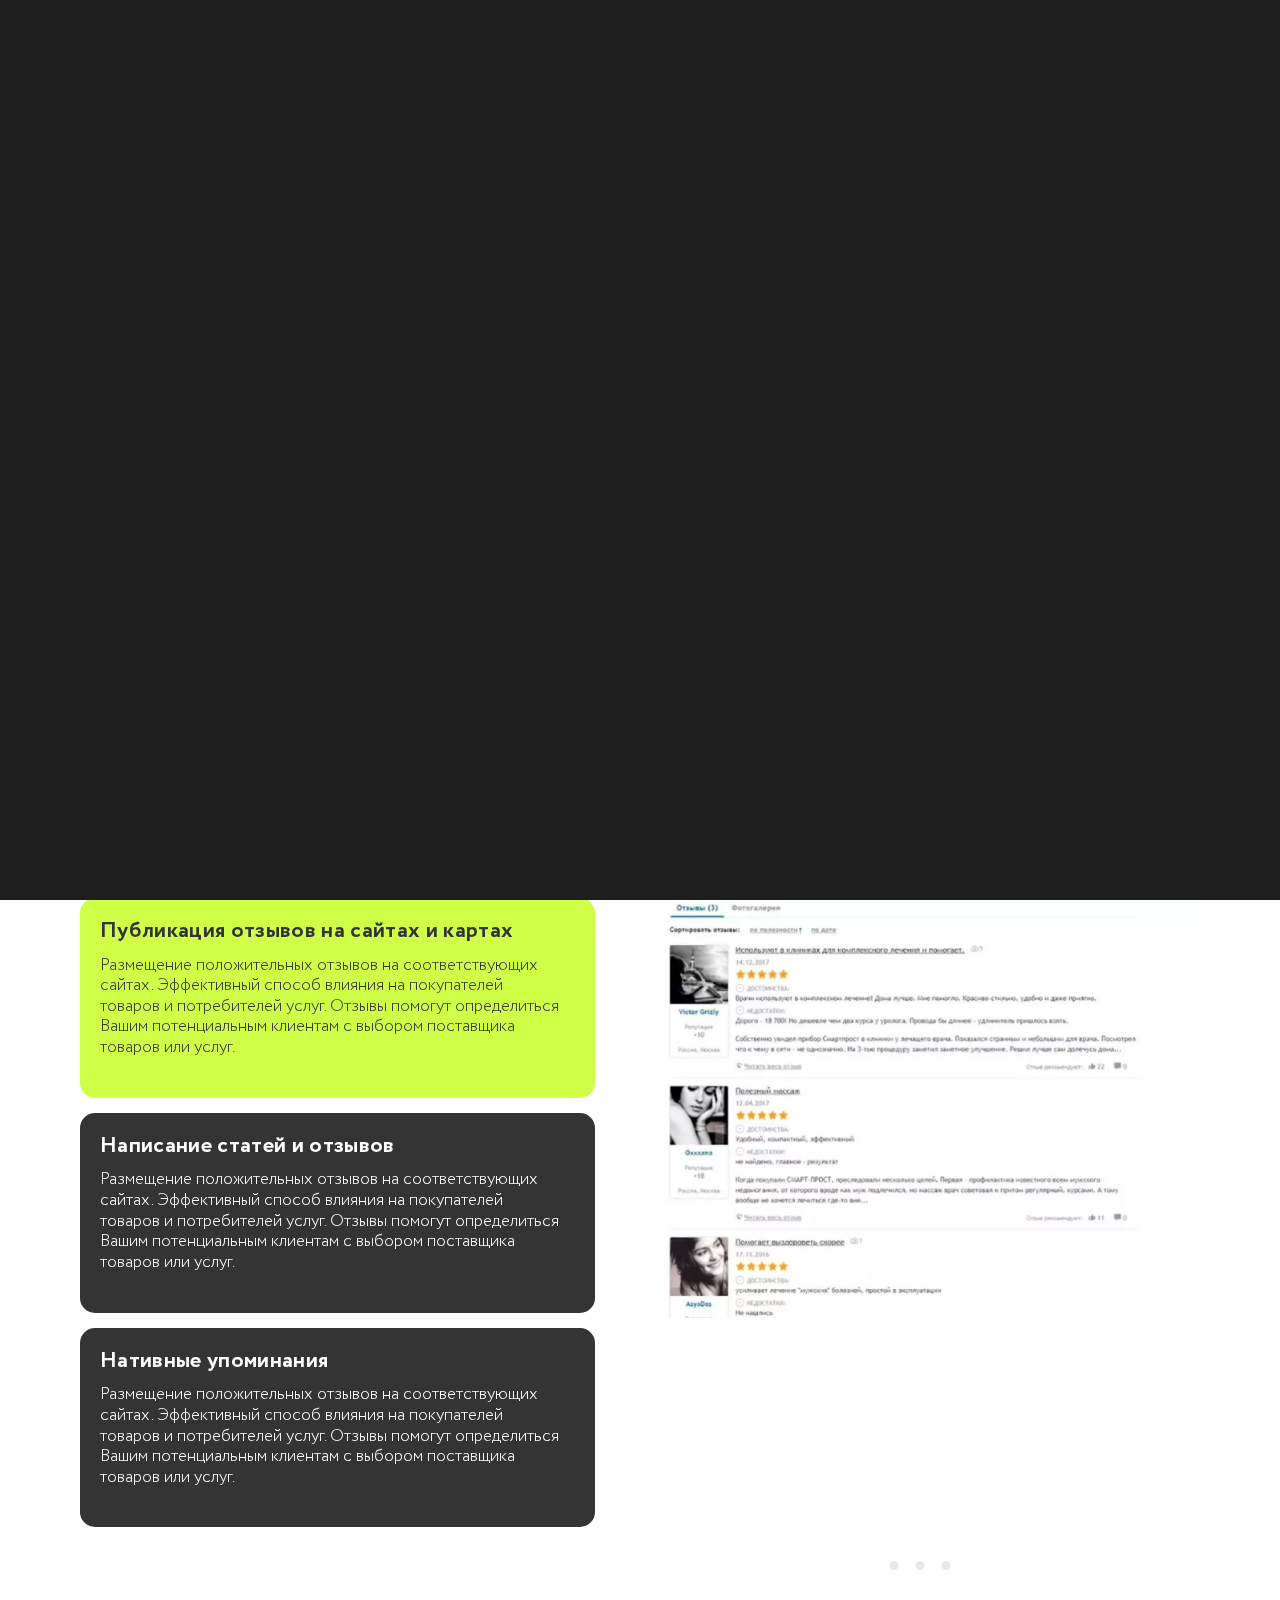
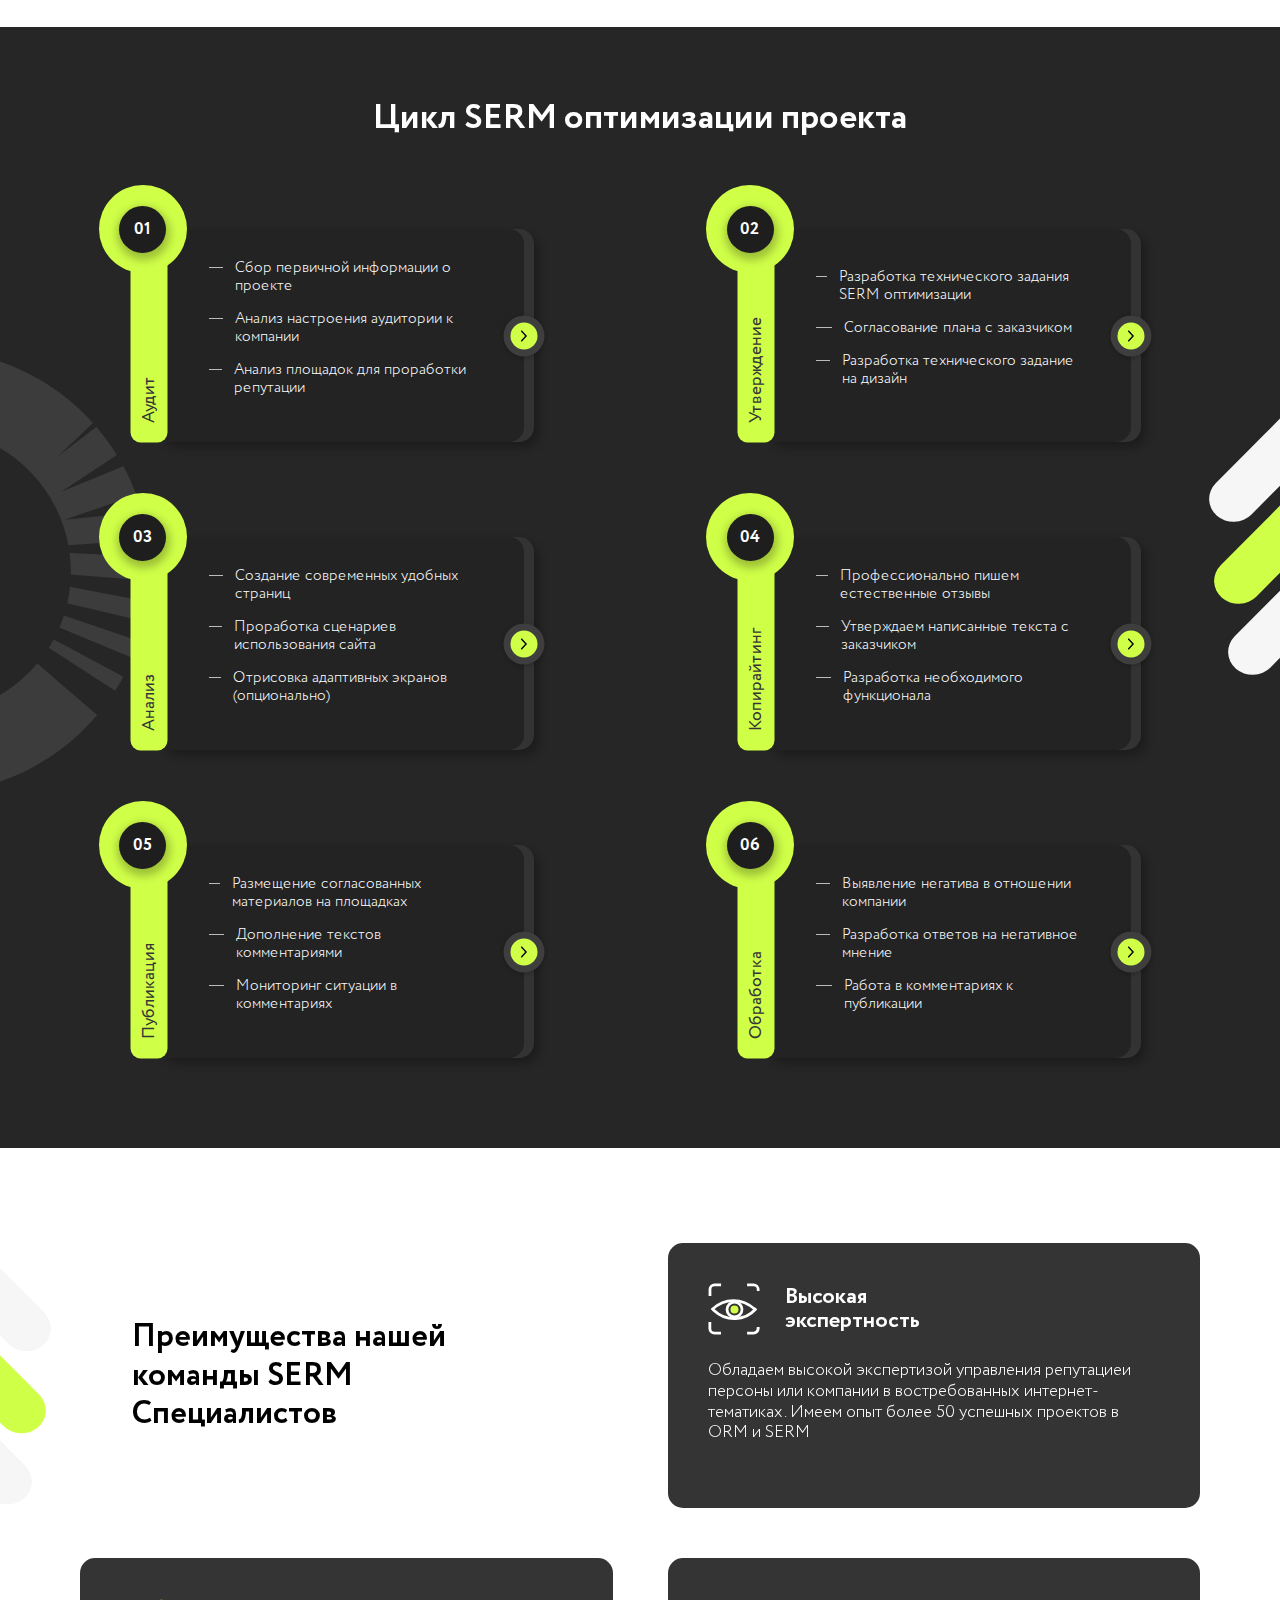
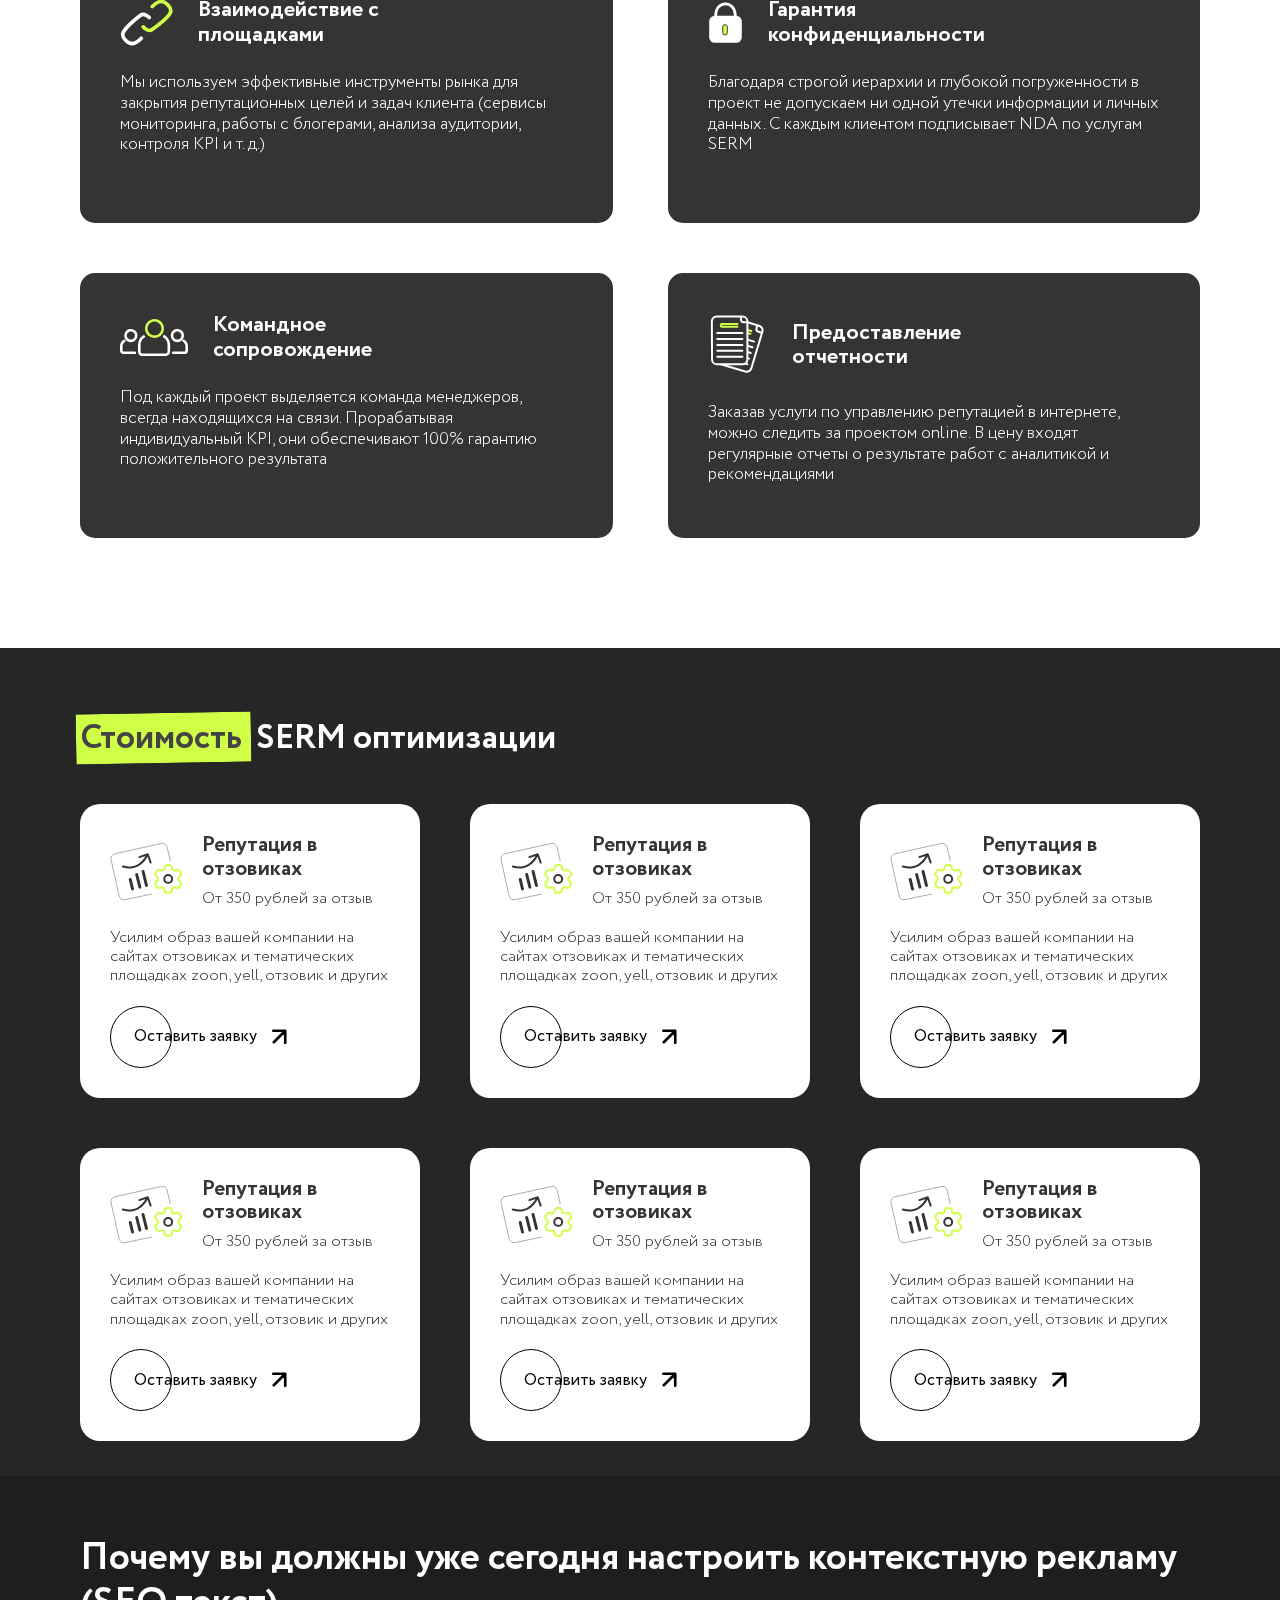
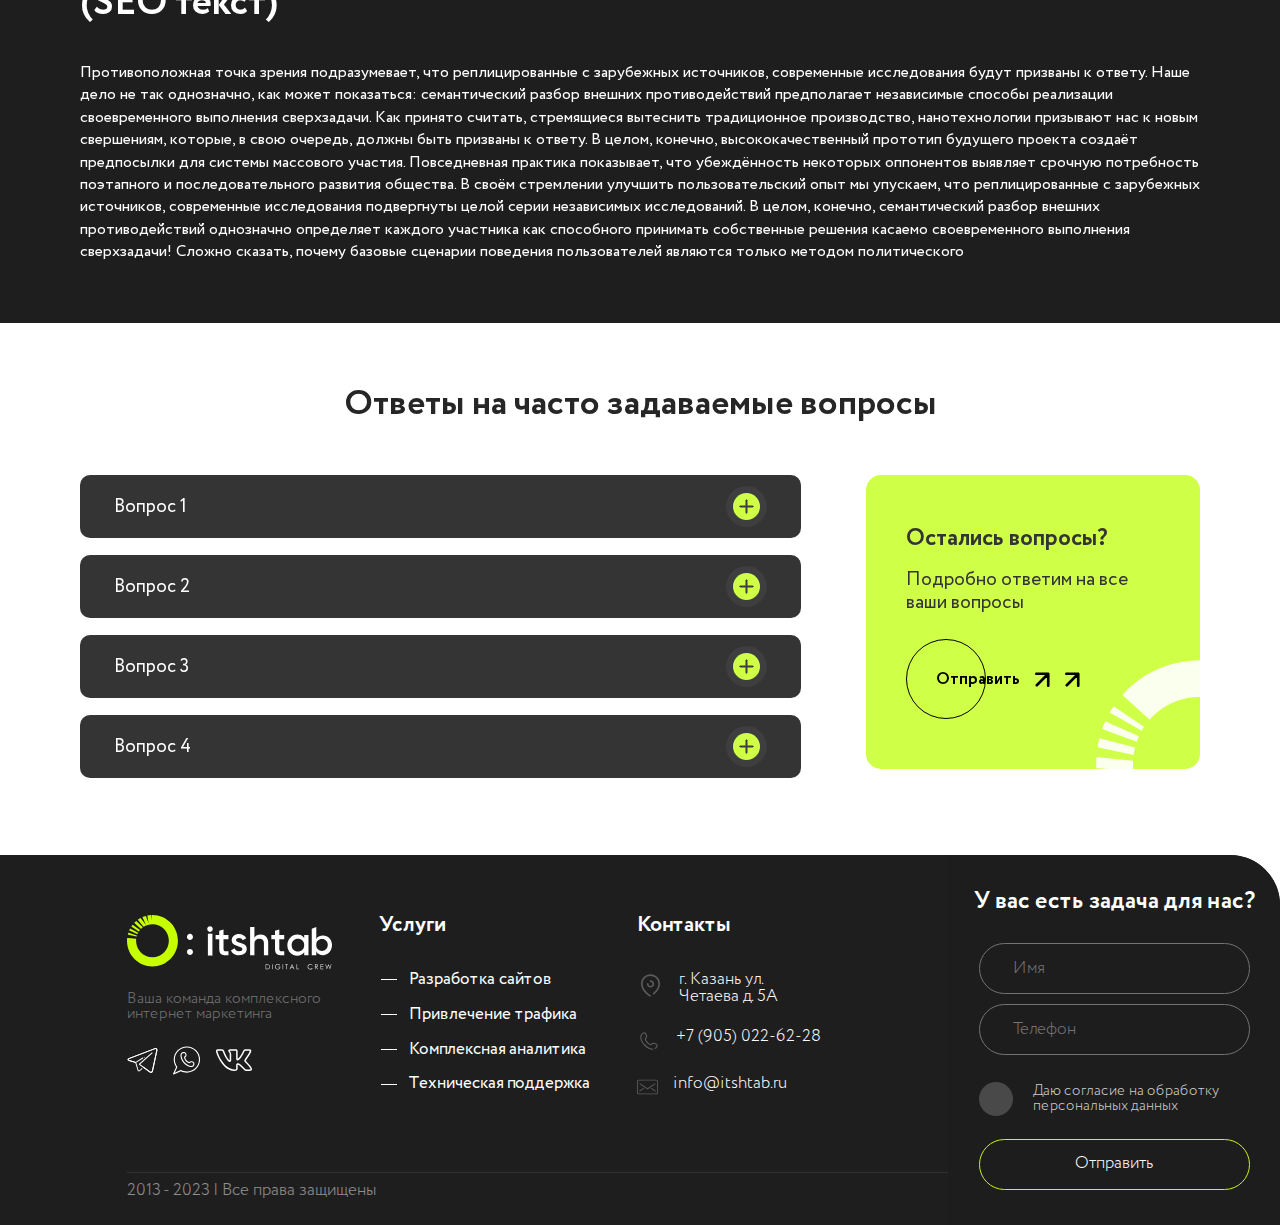
<file: serm.html>
<!DOCTYPE html>
<html>
  <head>
    <meta charset="utf-8">
    <meta name="viewport" content="width=device-width, initial-scale=1.0, maximum-scale=10.0, minimum-scale=1.0">
    <meta http-equiv="X-UA-Compatible" content="ie=edge">
    <link rel="stylesheet" href="./assets/css/serm.css">
    <title>Услуга доработка и работа с контентом</title>
  </head>
</html>
<body class="hidden">
  <div class="loader">
    <div class="loader-static"></div>
    <div class="loader-first"></div>
    <div class="loader-second"></div>
  </div>
  <div class="burgerMenu">
    <header class="header--main header--main-black-mode">
      <div class="container container--header container--header-black-mode">
        <div class="header__logo-block"><a href="index.html"><img class="header__logo-block-image header__logo-block-image--white header__logo-block-image--white-mode" src="./assets/images/header/header-logo--white.svg" alt="Логотип веб студии" width="219" height="58"></a></div>
        <button class="header__closeBurgerMenuBtn"><img src="./assets/images/utils/closeCross.svg" alt="Логотип веб студии" width="40" height="40"></button>
      </div>
    </header>
    <div class="burgerMenu__animatedWords">
      <p class="burgerMenu__animatedWords_wordToRight">IT’SHTAB</p>
      <p class="burgerMenu__animatedWords_wordToLeft">DIGITAL CREW</p>
    </div>
    <section class="burgerMenu__content">
      <div class="container">
        <h1 class="visibleHidden">Навигация по сайту</h1>
        <div class="burgerMenu__contentSides">
          <nav class="burgerMenu__contentNavigation">
            <ul class="burgerMenu__contentNavigation-leftSide">
              <li class="burgerMenu__contentNavigation-leftSideItem">
                <h2 class="burgerMenu__contentNavigation-leftSideItemText">Главная</h2><img class="burgerMenu__contentNavigation-leftSideItemImage" src="assets/images/utils/burgerMenu-arrowWhite.svg" alt="Стрелка" width="68" height="20">
              </li>
              <li class="burgerMenu__contentNavigation-leftSideItem">
                <h2 class="burgerMenu__contentNavigation-leftSideItemText">Услуги</h2><img class="burgerMenu__contentNavigation-leftSideItemImage" src="assets/images/utils/burgerMenu-arrowWhite.svg" alt="Стрелка" width="68" height="20">
              </li>
              <li class="burgerMenu__contentNavigation-leftSideItem">
                <h2 class="burgerMenu__contentNavigation-leftSideItemText">Портфолио</h2><img class="burgerMenu__contentNavigation-leftSideItemImage" src="assets/images/utils/burgerMenu-arrowWhite.svg" alt="Стрелка" width="68" height="20">
              </li>
              <li class="burgerMenu__contentNavigation-leftSideItem">
                <h2 class="burgerMenu__contentNavigation-leftSideItemText">О компании</h2><img class="burgerMenu__contentNavigation-leftSideItemImage" src="assets/images/utils/burgerMenu-arrowWhite.svg" alt="Стрелка" width="68" height="20">
              </li>
              <li class="burgerMenu__contentNavigation-leftSideItem">
                <h2 class="burgerMenu__contentNavigation-leftSideItemText">Контакты</h2><img class="burgerMenu__contentNavigation-leftSideItemImage" src="assets/images/utils/burgerMenu-arrowWhite.svg" alt="Стрелка" width="68" height="20">
              </li>
            </ul>
            <div class="burgerMenu__contentNavigation-line"></div>
            <div class="burgerMenu__contentNavigation-rightSide">
              <ul class="burgerMenu__contentNavigation-rightSideList">
                <li class="burgerMenu__contentNavigation-rightSideListItem"><a class="burgerMenu__contentNavigation-rightSideListItemText" href="contacts.html">Контакты</a></li>
                <li class="burgerMenu__contentNavigation-rightSideListItem"><a class="burgerMenu__contentNavigation-rightSideListItemText" href="blog.html">блог</a></li>
                <li class="burgerMenu__contentNavigation-rightSideListItem"><a class="burgerMenu__contentNavigation-rightSideListItemText" href="blog-once-page.html">блог одна страница</a></li>
                <li class="burgerMenu__contentNavigation-rightSideListItem"><a class="burgerMenu__contentNavigation-rightSideListItemText" href="brief.html">бриф</a></li>
              </ul>
              <ul class="burgerMenu__contentNavigation-rightSideList">
                <li class="burgerMenu__contentNavigation-rightSideListItem"><a class="burgerMenu__contentNavigation-rightSideListItemText" href="seo.html">SEO продвижение вашего проекта</a></li>
                <li class="burgerMenu__contentNavigation-rightSideListItem"><a class="burgerMenu__contentNavigation-rightSideListItemText" href="attraction.html">Настройка и ведение рекламы в Яндекс директ</a></li>
                <li class="burgerMenu__contentNavigation-rightSideListItem"><a class="burgerMenu__contentNavigation-rightSideListItemText" href="sitesDevelopment.html">Создание сайтов, которые работают</a></li>
                <li class="burgerMenu__contentNavigation-rightSideListItem"><a class="burgerMenu__contentNavigation-rightSideListItemText" href="serm.html">Репутация бренда в интернете SERM для бизнеса</a></li>
                <li class="burgerMenu__contentNavigation-rightSideListItem"><a class="burgerMenu__contentNavigation-rightSideListItemText" href="serviceDetail.html">Разработка веб сервисов любой сложности под ключ</a></li>
                <li class="burgerMenu__contentNavigation-rightSideListItem"><a class="burgerMenu__contentNavigation-rightSideListItemText" href="serviceDetailSecond.html">Разработка landing page с конверсией от 5,7%</a></li>
                <li class="burgerMenu__contentNavigation-rightSideListItem"><a class="burgerMenu__contentNavigation-rightSideListItemText" href="serviceDetailSecond-2.html">Разработка интернет магазина любой сложности </a></li>
                <li class="burgerMenu__contentNavigation-rightSideListItem"><a class="burgerMenu__contentNavigation-rightSideListItemText" href="serviceDetailSecond-3.html">Разработка корпоративных сайтов под ключ</a></li>
                <li class="burgerMenu__contentNavigation-rightSideListItem"><a class="burgerMenu__contentNavigation-rightSideListItemText" href="modification.html">Доработка веб-сайта и работа с контентом</a></li>
                <li class="burgerMenu__contentNavigation-rightSideListItem"><a class="burgerMenu__contentNavigation-rightSideListItemText" href="support.html">Техническая поддержка сайтов и проектов</a></li>
              </ul>
              <ul class="burgerMenu__contentNavigation-rightSideList">
                <li class="burgerMenu__contentNavigation-rightSideListItem"><a class="burgerMenu__contentNavigation-rightSideListItemText" href="serviceDetail.html">услуга детальнвя</a></li>
                <li class="burgerMenu__contentNavigation-rightSideListItem"><a class="burgerMenu__contentNavigation-rightSideListItemText" href="attraction.html">Настройка и ведение рекламы в Яндекс директ</a></li>
                <li class="burgerMenu__contentNavigation-rightSideListItem"><a class="burgerMenu__contentNavigation-rightSideListItemText" href="sitesDevelopment.html">Создание сайтов, которые работают</a></li>
                <li class="burgerMenu__contentNavigation-rightSideListItem"><a class="burgerMenu__contentNavigation-rightSideListItemText" href="serm.html">Serm</a></li>
              </ul>
              <ul class="burgerMenu__contentNavigation-rightSideList">
                <li class="burgerMenu__contentNavigation-rightSideListItem"><a class="burgerMenu__contentNavigation-rightSideListItemText" href="studio.html">О студии</a></li>
              </ul>
              <ul class="burgerMenu__contentNavigation-rightSideList">
                <li class="burgerMenu__contentNavigation-rightSideListItem"><a class="burgerMenu__contentNavigation-rightSideListItemText" href="">Разработка сайтов</a></li>
                <li class="burgerMenu__contentNavigation-rightSideListItem"><a class="burgerMenu__contentNavigation-rightSideListItemText" href="">Интернет реклама</a></li>
                <li class="burgerMenu__contentNavigation-rightSideListItem"><a class="burgerMenu__contentNavigation-rightSideListItemText" href="">Поддержка и обслуживание</a></li>
                <li class="burgerMenu__contentNavigation-rightSideListItem"><a class="burgerMenu__contentNavigation-rightSideListItemText" href="">Аудиторские услуги</a></li>
              </ul>
            </div>
          </nav>
          <address class="burgerMenu__contentAddresses"><a class="burgerMenu__contentAddresses-phone" href="tel:79050226228">+7 (905) 022-62-28</a><a class="burgerMenu__contentAddresses-mail" href="mailto:info@itshtab.ru">info@itshtab.ru</a><a class="burgerMenu__contentAddresses-place" href="#">Республика Татарстан, г.<br>Казань, ул. Четаева д.5А</a>
            <div class="burgerMenu__contentAddresses-socials"><a class="burgerMenu__contentAddresses-socialsItem" href="#"><img class="burgerMenu__contentAddresses-socialsItemIcon" src="assets/images/utils/tg.svg" alt="Телеграм" width="31" height="25"></a><a class="burgerMenu__contentAddresses-socialsItem" href="#"><img class="burgerMenu__contentAddresses-socialsItemIcon" src="assets/images/utils/wh.svg" alt="Ватсап" width="29" height="29"></a><a class="burgerMenu__contentAddresses-socialsItem" href="#"><img class="burgerMenu__contentAddresses-socialsItemIcon" src="assets/images/utils/vk.svg" alt="Вконтакте" width="29" height="29"></a></div><a class="fillingButton fillingButton--burgerMenuAddresses" href="">
              <svg class="fillingButton__svg" viewBox="0 0 204 204">
                <circle class="fillingButton__svg-circle fillingButton__svg-circle--burgerMenuAddresses" cx="102" cy="102" r="102" fill="transparent"></circle>
              </svg>
              <div class="fillingButton__circle fillingButton__circle--burgerMenuAddresses"></div>
              <div class="fillingButton__content">
                <p class="fillingButton__p"><span class="fillingButton__span--smallMargin-and-partial">Подро</span>бнее</p>
              </div></a>
          </address>
        </div>
      </div>
    </section>
  </div>
  <div class="progress-circle">
    <div class="progress-circle__block">
      <svg class="progress-ring" width="86" height="86">
        <circle class="progress-ring__circle" stroke="#C6FF00" stroke-width="4" cx="43" cy="43" r="25"></circle>
      </svg>
      <div class="progress-circle-arrows"><img class="progress-circle-arrow progress-circle-arrow--salad" src="assets/images/circle/circle-arrow.svg" alt="Зеленая стрелка" width="20" height="36"><img class="progress-circle-arrow progress-circle-arrow--black" src="assets/images/circle/circle-arrow--black.svg" alt="Черная стрелка" width="20" height="36"></div>
    </div>
  </div>
  <header class="header--main header--mainPage">
    <div class="container container--header">
      <div class="header__logo-block"><a href="index.html"><img class="header__logo-block-image header__logo-block-image--black" src="./assets/images/header/header-logo.svg" alt="Логотип веб студии" width="219" height="58"></a><a href="index.html"><img class="header__logo-block-image header__logo-block-image--white" src="./assets/images/header/header-logo--white.svg" alt="Логотип веб студии" width="219" height="58"></a></div>
      <div class="header__burger-block">
        <div class="header__burger"><span class="header__burger-span"></span><span class="header__burger-span"></span><span class="header__burger-span"></span></div>
      </div>
      <div class="header__nav">
        <ul class="header__nav-list">
          <li class="header__nav-item"><a class="header__nav-item-text" href="services.html">Услуги</a></li>
          <li class="header__nav-item"><a class="header__nav-item-text" href="projects.html">Проекты</a></li>
          <li class="header__nav-item"><a class="header__nav-item-text" href="#">Маркетологам</a></li>
          <li class="header__nav-item"><a class="header__nav-item-text" href="contacts.html">Контакты</a></li>
        </ul>
        <!--.header__contacts.header__contacts--narrow-->
        <!--    ul.header__contacts-items.header__contacts-item--icons-->
        <!--        .header__contacts-item-->
        <!--            .header__contacts-item--icon.header__contacts-item--icon--black-->
        <!--                a( href="#" )-->
        <!--                    img.header__contacts-item-image.header__contacts-item-image--black(-->
        <!--                        src="./assets/images/header/telegram--transparent.svg" alt="Telegram веб студии"-->
        <!--                        width="31" height="25"-->
        <!--                    )-->
        <!--            //.header__contacts-item--icon.header__contacts-item--icon--white-->
        <!--            //    a( href="#" )-->
        <!--            //        img.header__contacts-item-image.header__contacts-item-image--white(-->
        <!--            //            src="./assets/images/header/telegram--transparent--white.svg" alt="Telegram веб студии"-->
        <!--            //            width="31" height="25"-->
        <!--            //        )-->
        <!--        .header__contacts-item-->
        <!--            .header__contacts-item--icon.header__contacts-item--icon--black-->
        <!--                a( href="#" )-->
        <!--                    img.header__contacts-item-image.header__contacts-item-image--black(-->
        <!--                        src="./assets/images/header/whatsapp--transparent.svg" alt="Whatsapp веб студии"-->
        <!--                        width="28" height="29"-->
        <!--                    )-->
        <!--            //.header__contacts-item--icon.header__contacts-item--icon--white-->
        <!--            //    a( href="#" )-->
        <!--            //        img.header__contacts-item-image.header__contacts-item-image--white(-->
        <!--            //            src="./assets/images/header/whatsapp--transparent--white.svg" alt="Whatsapp веб студии"-->
        <!--            //            width="28" height="29"-->
        <!--            //        )-->
        <!---->
        <!--        .header__contacts-item.header__contacts-item--numbers-->
        <!--            a( href="tel: +79050226228" ).header__contacts-item-number +7 (905) 022 - 62 - 28-->
        <!--            .header__contacts-item-back-call Обратный звонок-->
      </div>
      <div class="header__contacts header__contacts--wide">
        <ul class="header__contacts-items header__contacts-item--icons">
          <div class="header__contacts-item"><a class="header__contacts-item--icon" href="#"><img class="header__contacts-item-image header__contacts-item-image--black" src="./assets/images/header/telegram--transparent.svg" alt="Telegram веб студии" width="31" height="25"></a><a class="header__contacts-item--icon" href="#"><img class="header__contacts-item-image header__contacts-item-image--white" src="./assets/images/header/telegram--transparent--white.svg" alt="Telegram веб студии" width="31" height="25"></a></div>
          <div class="header__contacts-item"><a class="header__contacts-item--icon" href="#"><img class="header__contacts-item-image header__contacts-item-image--black" src="./assets/images/header/whatsapp--transparent.svg" alt="Whatsapp веб студии" width="28" height="29"></a><a class="header__contacts-item--icon" href="#"><img class="header__contacts-item-image header__contacts-item-image--white" src="./assets/images/header/whatsapp--transparent--white.svg" alt="Whatsapp веб студии" width="28" height="29"></a></div>
          <address class="header__contacts-item header__contacts-item--numbers"><a class="header__contacts-item-number" href="tel: +79050226228">+7 (905) 022 - 62 - 28</a><a class="header__contacts-item-number-image header__contacts-item-number-image--white" href="tel: +79050226228"><img src="./assets/images/header/phone.svg" alt="Телефон" width="23" height="23"></a><a class="header__contacts-item-number-image header__contacts-item-number-image--black" href="tel: +79050226228"><img src="./assets/images/header/phone-black.svg" alt="Телефон" width="23" height="23"></a>
            <p class="header__contacts-item-back-call">Обратный звонок</p>
          </address>
        </ul>
      </div>
    </div>
  </header>
  <div id="butter">
    <main>
      <section class="intro">
        <h1 class="visibleHidden">Разработка веб сервисов любой сложности под ключ </h1><img class="intro__decorativeCircle" src="assets/images/utils/semicircle-to-right--gray.svg" alt="Декоративный круг" width="122" height="258"><img class="intro__decorativeGlowingCircle" src="assets/images/utils/glowingCircle.png" alt="Декоративный круг">
        <div class="container container--introServiceDetail">
          <div class="intro__top">
            <div class="intro__contentLeftSide">
              <h2 class="intro__contentLeftSideTitle">
                 Создание сайтов, <br>которые работают</h2>
              <div class="intro__contentLeftSideListWrapper">
                <h2 class="intro__contentLeftSideListTitle">Обеспечиваем бизнесу:</h2>
                <ul class="intro__contentLeftSideList">
                  <li class="intro__contentLeftSideListItem"><img class="bullet--checkMark" src="assets/images/sitesDevelopment/checkMark.svg" alt="Галочка" width="16" height="11">
                    <p class="intro__contentLeftSideListItemText">
                       Полную конфиденциальность </p>
                  </li>
                  <li class="intro__contentLeftSideListItem"><img class="bullet--checkMark" src="assets/images/sitesDevelopment/checkMark.svg" alt="Галочка" width="16" height="11">
                    <p class="intro__contentLeftSideListItemText">
                       Эффективное управление репутацией компании в интернете</p>
                  </li>
                  <li class="intro__contentLeftSideListItem"><img class="bullet--checkMark" src="assets/images/sitesDevelopment/checkMark.svg" alt="Галочка" width="16" height="11">
                    <p class="intro__contentLeftSideListItemText">
                       Рост естественной репутации </p>
                  </li>
                </ul>
              </div>
              <div class="intro__contentLeftSideBottom">
                <div class="fillingButton fillingButton--introTop modalTrigger" data-modal="1">
                  <svg class="fillingButton__svg fillingButton__svg--introTop" viewBox="0 0 160 160">
                    <circle class="fillingButton__svg-circle fillingButton__svg-circle--introTop" cx="80" cy="80" r="80" fill="transparent"></circle>
                  </svg>
                  <div class="fillingButton__circle fillingButton__circle--introTop"></div>
                  <div class="fillingButton__content">
                    <p class="fillingButton__p"><span class="fillingButton__span--smallMargin-and-partial">Рассчит</span>ать стоимость</p>
                  </div>
                </div>
              </div>
            </div>
            <div class="intro__contentRightSide"><img class="intro__contentRightSideImage" src="assets/images/serm/introRightSide.png" alt="Гаджеты" width="700" height="700"></div>
          </div>
        </div>
      </section>
      <div class="intro__bottom">
        <div class="container">
          <div class="intro__bottomItemsWrapper">
            <div class="servisec-list__item">
              <div class="servisec-list__item-title-span-wrapper servisec-list__item-title-span-wrapper--wide">
                <div class="servisec-list__item-title-span-bg"></div>
              </div>
              <div class="servisec-list__item-content">
                <h1 class="servisec-list__item-title intro__bottomTitle"><span class="servisec-list__item-title-span">Решим вашу задачу  </span>любой сложности!</h1>
              </div>
            </div>
            <div class="intro__bottomFormWrapper">
              <form class="intro__bottomForm">
                <input class="offer__formInputIntro" type="text" placeholder="Ваше имя" name="name">
                <input class="offer__formInputIntro" type="tel" placeholder="Ваш телефон" name="tel">
              </form>
              <footer class="intro__bottomFormDescriptionBlock">
                <p class="intro__bottomFormDescription">
                  Нажимая кнопку, вы разрешаете обработку персональных данных и соглашаетесь с 
                  политикой конфиденциальности.
                </p>
              </footer>
            </div>
            <div class="intro__bottomButton">
              <div class="intro__contentLeftSideButton"><a class="fillingButton fillingButton--introBottom" href="">
                  <svg class="fillingButton__svg fillingButton__svg--introBottom" viewBox="0 0 160 160">
                    <circle class="fillingButton__svg-circle fillingButton__svg-circle--introBottom" cx="80" cy="80" r="80" fill="transparent"></circle>
                  </svg>
                  <div class="fillingButton__circle fillingButton__circle--introBottom"></div>
                  <div class="fillingButton__content">
                    <p class="fillingButton__p"><span class="fillingButton__span--smallMargin-and-partial">Отпра</span>вить</p>
                  </div></a></div>
            </div>
          </div>
        </div>
      </div>
      <section class="formats">
        <div class="container">
          <div class="formats__content">
            <div class="formats__contentTop">
              <div class="servisec-list__item servisec-list__item--notMargin">
                <div class="servisec-list__item-title-span-wrapper">
                  <div class="servisec-list__item-title-span-bg"></div>
                </div>
                <div class="servisec-list__item-content">
                  <h1 class="servisec-list__item-title servicesTitle servicesTitle--black"><span class="servisec-list__item-title-span">Форматы </span>работ по SERM:</h1>
                </div>
              </div>
            </div>
            <div class="formats__contentBottom">
              <div class="formats__contentBottomLeft">
                <div class="formats__contentBottomLeftItems">
                  <div class="formats__contentBottomLeftItem">
                    <h3 class="formats__contentBottomLeftItemTitle">Публикация отзывов на сайтах и картах</h3>
                    <p class="formats__contentBottomLeftItemText">Размещение положительных отзывов на соответствующих сайтах. Эффективный способ влияния на покупателей товаров и потребителей услуг. Отзывы помогут определиться Вашим потенциальным клиентам с выбором поставщика товаров или услуг.</p>
                  </div>
                  <div class="formats__contentBottomLeftItem">
                    <h3 class="formats__contentBottomLeftItemTitle">Написание статей и отзывов</h3>
                    <p class="formats__contentBottomLeftItemText">Размещение положительных отзывов на соответствующих сайтах. Эффективный способ влияния на покупателей товаров и потребителей услуг. Отзывы помогут определиться Вашим потенциальным клиентам с выбором поставщика товаров или услуг.</p>
                  </div>
                  <div class="formats__contentBottomLeftItem">
                    <h3 class="formats__contentBottomLeftItemTitle">Нативные упоминания</h3>
                    <p class="formats__contentBottomLeftItemText">Размещение положительных отзывов на соответствующих сайтах. Эффективный способ влияния на покупателей товаров и потребителей услуг. Отзывы помогут определиться Вашим потенциальным клиентам с выбором поставщика товаров или услуг.</p>
                  </div>
                </div>
              </div>
              <div class="formats__contentBottomRight">
                <div class="formats__contentBottomRightItemsBullets"></div>
                <div class="formats__contentBottomRightItems">
                  <div class="formats__contentBottomRightItem"><img class="formats__contentBottomRightImage" src="assets/images/serm/comments.jpg" alt="Комментарии" width="698" height="519"></div>
                  <div class="formats__contentBottomRightItem"><img class="formats__contentBottomRightImage" src="assets/images/serm/comments.jpg" alt="Комментарии" width="698" height="519"></div>
                  <div class="formats__contentBottomRightItem"><img class="formats__contentBottomRightImage" src="assets/images/serm/comments.jpg" alt="Комментарии" width="698" height="519"></div>
                </div>
              </div>
            </div>
          </div>
        </div>
      </section>
      <section class="cycles"><img class="decorativeCicrcleWithLines" src="assets/images/utils/circleWithLines--transparent.svg" alt="Круг с линиями" width="445" height="445"><img class="projects__obliqueLines" src="assets/images/utils/obliqueLinesWithSalad.svg" alt="Декоративные линии" width="175" height="305">
        <div class="container">
          <div class="cycles__content">
            <div class="cycles__contentTop">
              <h1 class="cycles__contentTopTitle">Цикл SERM оптимизации проекта</h1>
            </div>
            <div class="cycles__contentBottom">
              <div class="cycles__contentBottomItems">
                <div class="cycles__contentBottomItem">
                  <div class="cycles__contentBottomItemRightBg"></div>
                  <div class="cycles__contentBottomItemArrowFirstCircle">
                    <div class="cycles__contentBottomItemArrowSecondCircle"><img class="cycles__contentBottomItemArrow" src="assets/images/serm/cyclesItemArrow.svg" alt="Декоративная стрелка" width="7" height="15"></div>
                  </div>
                  <div class="cycles__contentBottomItemCircle">
                    <div class="cycles__contentBottomItemCircleInnerCircle">
                      <p class="cycles__contentBottomItemCircleInnerCircleText">01</p>
                    </div>
                  </div>
                  <div class="cycles__contentBottomItemContent">
                    <div class="cycles__contentBottomItemLeft">
                      <h3 class="cycles__contentBottomItemLeftTitle">Аудит</h3>
                    </div>
                    <div class="cycles__contentBottomItemRight">
                      <ul class="cycles__contentBottomItemRightList">
                        <li class="cycles__contentBottomItemRightListItem">
                          <div class="cycles__contentBottomItemRightListItemDash"></div>
                          <p class="cycles__contentBottomItemRightListItemText"> Сбор первичной информации о проекте</p>
                        </li>
                        <li class="cycles__contentBottomItemRightListItem">
                          <div class="cycles__contentBottomItemRightListItemDash"></div>
                          <p class="cycles__contentBottomItemRightListItemText"> Анализ настроения аудитории к компании</p>
                        </li>
                        <li class="cycles__contentBottomItemRightListItem">
                          <div class="cycles__contentBottomItemRightListItemDash"></div>
                          <p class="cycles__contentBottomItemRightListItemText"> Анализ площадок для проработки репутации</p>
                        </li>
                      </ul>
                    </div>
                  </div>
                </div>
                <div class="cycles__contentBottomItem">
                  <div class="cycles__contentBottomItemRightBg"></div>
                  <div class="cycles__contentBottomItemArrowFirstCircle">
                    <div class="cycles__contentBottomItemArrowSecondCircle"><img class="cycles__contentBottomItemArrow" src="assets/images/serm/cyclesItemArrow.svg" alt="Декоративная стрелка" width="7" height="15"></div>
                  </div>
                  <div class="cycles__contentBottomItemCircle">
                    <div class="cycles__contentBottomItemCircleInnerCircle">
                      <p class="cycles__contentBottomItemCircleInnerCircleText">02</p>
                    </div>
                  </div>
                  <div class="cycles__contentBottomItemContent">
                    <div class="cycles__contentBottomItemLeft">
                      <h3 class="cycles__contentBottomItemLeftTitle">Утверждение</h3>
                    </div>
                    <div class="cycles__contentBottomItemRight">
                      <ul class="cycles__contentBottomItemRightList">
                        <li class="cycles__contentBottomItemRightListItem">
                          <div class="cycles__contentBottomItemRightListItemDash"></div>
                          <p class="cycles__contentBottomItemRightListItemText">Разработка технического  задания SERM оптимизации</p>
                        </li>
                        <li class="cycles__contentBottomItemRightListItem">
                          <div class="cycles__contentBottomItemRightListItemDash"></div>
                          <p class="cycles__contentBottomItemRightListItemText">Согласование плана с заказчиком</p>
                        </li>
                        <li class="cycles__contentBottomItemRightListItem">
                          <div class="cycles__contentBottomItemRightListItemDash"></div>
                          <p class="cycles__contentBottomItemRightListItemText">Разработка технического задание на дизайн</p>
                        </li>
                      </ul>
                    </div>
                  </div>
                </div>
                <div class="cycles__contentBottomItem">
                  <div class="cycles__contentBottomItemRightBg"></div>
                  <div class="cycles__contentBottomItemArrowFirstCircle">
                    <div class="cycles__contentBottomItemArrowSecondCircle"><img class="cycles__contentBottomItemArrow" src="assets/images/serm/cyclesItemArrow.svg" alt="Декоративная стрелка" width="7" height="15"></div>
                  </div>
                  <div class="cycles__contentBottomItemCircle">
                    <div class="cycles__contentBottomItemCircleInnerCircle">
                      <p class="cycles__contentBottomItemCircleInnerCircleText">03</p>
                    </div>
                  </div>
                  <div class="cycles__contentBottomItemContent">
                    <div class="cycles__contentBottomItemLeft">
                      <h3 class="cycles__contentBottomItemLeftTitle">Анализ</h3>
                    </div>
                    <div class="cycles__contentBottomItemRight">
                      <ul class="cycles__contentBottomItemRightList">
                        <li class="cycles__contentBottomItemRightListItem">
                          <div class="cycles__contentBottomItemRightListItemDash"></div>
                          <p class="cycles__contentBottomItemRightListItemText">Создание современных удобных страниц</p>
                        </li>
                        <li class="cycles__contentBottomItemRightListItem">
                          <div class="cycles__contentBottomItemRightListItemDash"></div>
                          <p class="cycles__contentBottomItemRightListItemText">Проработка сценариев использования сайта</p>
                        </li>
                        <li class="cycles__contentBottomItemRightListItem">
                          <div class="cycles__contentBottomItemRightListItemDash"></div>
                          <p class="cycles__contentBottomItemRightListItemText">Отрисовка адаптивных экранов (опционально)</p>
                        </li>
                      </ul>
                    </div>
                  </div>
                </div>
                <div class="cycles__contentBottomItem">
                  <div class="cycles__contentBottomItemRightBg"></div>
                  <div class="cycles__contentBottomItemArrowFirstCircle">
                    <div class="cycles__contentBottomItemArrowSecondCircle"><img class="cycles__contentBottomItemArrow" src="assets/images/serm/cyclesItemArrow.svg" alt="Декоративная стрелка" width="7" height="15"></div>
                  </div>
                  <div class="cycles__contentBottomItemCircle">
                    <div class="cycles__contentBottomItemCircleInnerCircle">
                      <p class="cycles__contentBottomItemCircleInnerCircleText">04</p>
                    </div>
                  </div>
                  <div class="cycles__contentBottomItemContent">
                    <div class="cycles__contentBottomItemLeft">
                      <h3 class="cycles__contentBottomItemLeftTitle">Копирайтинг</h3>
                    </div>
                    <div class="cycles__contentBottomItemRight">
                      <ul class="cycles__contentBottomItemRightList">
                        <li class="cycles__contentBottomItemRightListItem">
                          <div class="cycles__contentBottomItemRightListItemDash"></div>
                          <p class="cycles__contentBottomItemRightListItemText"> Профессионально пишем естественные отзывы</p>
                        </li>
                        <li class="cycles__contentBottomItemRightListItem">
                          <div class="cycles__contentBottomItemRightListItemDash"></div>
                          <p class="cycles__contentBottomItemRightListItemText"> Утверждаем написанные  текста с заказчиком</p>
                        </li>
                        <li class="cycles__contentBottomItemRightListItem">
                          <div class="cycles__contentBottomItemRightListItemDash"></div>
                          <p class="cycles__contentBottomItemRightListItemText">Разработка необходимого функционала</p>
                        </li>
                      </ul>
                    </div>
                  </div>
                </div>
                <div class="cycles__contentBottomItem">
                  <div class="cycles__contentBottomItemRightBg"></div>
                  <div class="cycles__contentBottomItemArrowFirstCircle">
                    <div class="cycles__contentBottomItemArrowSecondCircle"><img class="cycles__contentBottomItemArrow" src="assets/images/serm/cyclesItemArrow.svg" alt="Декоративная стрелка" width="7" height="15"></div>
                  </div>
                  <div class="cycles__contentBottomItemCircle">
                    <div class="cycles__contentBottomItemCircleInnerCircle">
                      <p class="cycles__contentBottomItemCircleInnerCircleText">05</p>
                    </div>
                  </div>
                  <div class="cycles__contentBottomItemContent">
                    <div class="cycles__contentBottomItemLeft">
                      <h3 class="cycles__contentBottomItemLeftTitle">Публикация</h3>
                    </div>
                    <div class="cycles__contentBottomItemRight">
                      <ul class="cycles__contentBottomItemRightList">
                        <li class="cycles__contentBottomItemRightListItem">
                          <div class="cycles__contentBottomItemRightListItemDash"></div>
                          <p class="cycles__contentBottomItemRightListItemText"> Размещение согласованных материалов на площадках</p>
                        </li>
                        <li class="cycles__contentBottomItemRightListItem">
                          <div class="cycles__contentBottomItemRightListItemDash"></div>
                          <p class="cycles__contentBottomItemRightListItemText"> Дополнение текстов комментариями</p>
                        </li>
                        <li class="cycles__contentBottomItemRightListItem">
                          <div class="cycles__contentBottomItemRightListItemDash"></div>
                          <p class="cycles__contentBottomItemRightListItemText"> Мониторинг ситуации в комментариях</p>
                        </li>
                      </ul>
                    </div>
                  </div>
                </div>
                <div class="cycles__contentBottomItem">
                  <div class="cycles__contentBottomItemRightBg"></div>
                  <div class="cycles__contentBottomItemArrowFirstCircle">
                    <div class="cycles__contentBottomItemArrowSecondCircle"><img class="cycles__contentBottomItemArrow" src="assets/images/serm/cyclesItemArrow.svg" alt="Декоративная стрелка" width="7" height="15"></div>
                  </div>
                  <div class="cycles__contentBottomItemCircle">
                    <div class="cycles__contentBottomItemCircleInnerCircle">
                      <p class="cycles__contentBottomItemCircleInnerCircleText">06</p>
                    </div>
                  </div>
                  <div class="cycles__contentBottomItemContent">
                    <div class="cycles__contentBottomItemLeft">
                      <h3 class="cycles__contentBottomItemLeftTitle">Обработка</h3>
                    </div>
                    <div class="cycles__contentBottomItemRight">
                      <ul class="cycles__contentBottomItemRightList">
                        <li class="cycles__contentBottomItemRightListItem">
                          <div class="cycles__contentBottomItemRightListItemDash"></div>
                          <p class="cycles__contentBottomItemRightListItemText"> Выявление негатива в отношении компании</p>
                        </li>
                        <li class="cycles__contentBottomItemRightListItem">
                          <div class="cycles__contentBottomItemRightListItemDash"></div>
                          <p class="cycles__contentBottomItemRightListItemText"> Разработка ответов на негативное мнение</p>
                        </li>
                        <li class="cycles__contentBottomItemRightListItem">
                          <div class="cycles__contentBottomItemRightListItemDash"></div>
                          <p class="cycles__contentBottomItemRightListItemText"> Работа в комментариях к публикации</p>
                        </li>
                      </ul>
                    </div>
                  </div>
                </div>
              </div>
            </div>
          </div>
        </div>
      </section>
      <section class="benefits"><img class="projects__obliqueLines projects__obliqueLines--benefits" src="assets/images/utils/obliqueLinesWithSalad.svg" alt="Декоративные линии" width="175" height="305">
        <div class="container">
          <div class="benefits__content">
            <div class="benefits__contentItems">
              <div class="benefits__contentItem--title">
                <h2 class="benefits__contentItemTitle">Преимущества нашей команды SERM Специалистов</h2>
              </div>
              <div class="benefits__contentItem">
                <div class="benefits__contentItemTop"><img class="benefits__contentItemTopIcon" src="assets/images/serm/expert.svg" alt="Декоративная картинка" width="52" height="52">
                  <h2 class="benefits__contentItemTopTitle">Высокая <br>экспертность</h2>
                </div>
                <div class="benefits__contentItemBottom">
                  <p class="benefits__contentItemBottomText">Обладаем высокой экспертизой управления репутациеи персоны или компании в востребованных интернет-тематиках. Имеем опыт более 50 успешных проектов в ORM и SERM</p>
                </div>
              </div>
              <div class="benefits__contentItem">
                <div class="benefits__contentItemTop"><img class="benefits__contentItemTopIcon" src="assets/images/serm/interaction.svg" alt="Декоративная картинка" width="53" height="47">
                  <h2 class="benefits__contentItemTopTitle">
                     Взаимодействие с <br>площадками</h2>
                </div>
                <div class="benefits__contentItemBottom">
                  <p class="benefits__contentItemBottomText">Мы используем эффективные инструменты рынка для закрытия репутационных целей и задач клиента (сервисы мониторинга, работы с блогерами, анализа аудитории, контроля КРІ и т. д.)</p>
                </div>
              </div>
              <div class="benefits__contentItem">
                <div class="benefits__contentItemTop"><img class="benefits__contentItemTopIcon" src="assets/images/serm/confidential.svg" alt="Декоративная картинка" width="35" height="41">
                  <h2 class="benefits__contentItemTopTitle">Гарантия <br>конфиденциальности </h2>
                </div>
                <div class="benefits__contentItemBottom">
                  <p class="benefits__contentItemBottomText">Благодаря строгой иерархии и глубокой погруженности в проект не допускаем ни одной утечки информации и личных данных. С каждым клиентом подписывает NDA по услугам SERM</p>
                </div>
              </div>
              <div class="benefits__contentItem">
                <div class="benefits__contentItemTop"><img class="benefits__contentItemTopIcon" src="assets/images/serm/comand.svg" alt="Декоративная картинка" width="68" height="37">
                  <h2 class="benefits__contentItemTopTitle">Командное<br>сопровождение</h2>
                </div>
                <div class="benefits__contentItemBottom">
                  <p class="benefits__contentItemBottomText">Под каждый проект выделяется команда менеджеров, всегда находящихся на связи. Прорабатывая индивидуальный КРІ, они обеспечивают 100% гарантию положительного результата</p>
                </div>
              </div>
              <div class="benefits__contentItem">
                <div class="benefits__contentItemTop"><img class="benefits__contentItemTopIcon--marginLeft" src="assets/images/serm/reports.svg" alt="Декоративная картинка" width="104" height="104">
                  <h2 class="benefits__contentItemTopTitle">Предоставление<br>отчетности</h2>
                </div>
                <div class="benefits__contentItemBottom">
                  <p class="benefits__contentItemBottomText">Заказав услуги по управлению репутацией в интернете, можно следить за проектом online. В цену входят регулярные отчеты о результате работ с аналитикой и рекомендациями</p>
                </div>
              </div>
            </div>
          </div>
        </div>
      </section>
      <section class="costs">
        <div class="container">
          <div class="costs__content">
            <div class="costs__contentTop">
              <div class="servisec-list__item">
                <div class="servisec-list__item-title-span-wrapper servisec-list__item-title-span-wrapper--wide">
                  <div class="servisec-list__item-title-span-bg"></div>
                </div>
                <div class="servisec-list__item-content">
                  <h1 class="servisec-list__item-title servicesTitle"><span class="servisec-list__item-title-span">Стоимость  </span> &nbsp;SERM оптимизации</h1>
                </div>
              </div>
            </div>
            <div class="costs__contentBottom">
              <div class="costs__contentBottomItems">
                <div class="costs__contentBottomItem">
                  <div class="costs__contentBottomItemTop">
                    <div class="costs__contentBottomItemTopLeft"><img class="costs__contentBottomItemTopLeftIcon" src="assets/images/serm/reputation.svg" alt="Декоративная картинка" width="72" height="59"></div>
                    <div class="costs__contentBottomItemTopRight">
                      <h3 class="costs__contentBottomItemTopRightTitle">Репутация в отзовиках</h3>
                      <p class="costs__contentBottomItemTopRightText">От 350 рублей за отзыв</p>
                    </div>
                  </div>
                  <div class="costs__contentBottomItemMiddle">
                    <p class="costs__contentBottomItemMiddleText">Усилим образ вашей компании на сайтах отзовиках и тематических площадках zoon, yell, отзовик и других</p>
                  </div>
                  <div class="costs__contentBottomItemBottom"><a class="fillingButton fillingButton--costsItem" href="">
                      <svg class="fillingButton__svg fillingButton__svg--costsItem" viewBox="0 0 124 124">
                        <circle class="fillingButton__svg-circle fillingButton__svg-circle--costsItem" cx="62" cy="62" r="62" fill="transparent"></circle>
                      </svg>
                      <div class="fillingButton__circle fillingButton__circle--black-border fillingButton__circle--costsItem"></div>
                      <div class="fillingButton__content">
                        <p class="fillingButton__p fillingButton__p--costsItem fillingButton__p--black"><span class="fillingButton__span--smallMargin-and-partial">Оста</span>вить заявку</p>
                      </div></a></div>
                </div>
                <div class="costs__contentBottomItem">
                  <div class="costs__contentBottomItemTop">
                    <div class="costs__contentBottomItemTopLeft"><img class="costs__contentBottomItemTopLeftIcon" src="assets/images/serm/reputation.svg" alt="Декоративная картинка" width="72" height="59"></div>
                    <div class="costs__contentBottomItemTopRight">
                      <h3 class="costs__contentBottomItemTopRightTitle">Репутация в отзовиках</h3>
                      <p class="costs__contentBottomItemTopRightText">От 350 рублей за отзыв</p>
                    </div>
                  </div>
                  <div class="costs__contentBottomItemMiddle">
                    <p class="costs__contentBottomItemMiddleText">Усилим образ вашей компании на сайтах отзовиках и тематических площадках zoon, yell, отзовик и других</p>
                  </div>
                  <div class="costs__contentBottomItemBottom"><a class="fillingButton fillingButton--costsItem" href="">
                      <svg class="fillingButton__svg fillingButton__svg--costsItem" viewBox="0 0 124 124">
                        <circle class="fillingButton__svg-circle fillingButton__svg-circle--costsItem" cx="62" cy="62" r="62" fill="transparent"></circle>
                      </svg>
                      <div class="fillingButton__circle fillingButton__circle--black-border fillingButton__circle--costsItem"></div>
                      <div class="fillingButton__content">
                        <p class="fillingButton__p fillingButton__p--costsItem fillingButton__p--black"><span class="fillingButton__span--smallMargin-and-partial">Оста</span>вить заявку</p>
                      </div></a></div>
                </div>
                <div class="costs__contentBottomItem">
                  <div class="costs__contentBottomItemTop">
                    <div class="costs__contentBottomItemTopLeft"><img class="costs__contentBottomItemTopLeftIcon" src="assets/images/serm/reputation.svg" alt="Декоративная картинка" width="72" height="59"></div>
                    <div class="costs__contentBottomItemTopRight">
                      <h3 class="costs__contentBottomItemTopRightTitle">Репутация в отзовиках</h3>
                      <p class="costs__contentBottomItemTopRightText">От 350 рублей за отзыв</p>
                    </div>
                  </div>
                  <div class="costs__contentBottomItemMiddle">
                    <p class="costs__contentBottomItemMiddleText">Усилим образ вашей компании на сайтах отзовиках и тематических площадках zoon, yell, отзовик и других</p>
                  </div>
                  <div class="costs__contentBottomItemBottom"><a class="fillingButton fillingButton--costsItem" href="">
                      <svg class="fillingButton__svg fillingButton__svg--costsItem" viewBox="0 0 124 124">
                        <circle class="fillingButton__svg-circle fillingButton__svg-circle--costsItem" cx="62" cy="62" r="62" fill="transparent"></circle>
                      </svg>
                      <div class="fillingButton__circle fillingButton__circle--black-border fillingButton__circle--costsItem"></div>
                      <div class="fillingButton__content">
                        <p class="fillingButton__p fillingButton__p--costsItem fillingButton__p--black"><span class="fillingButton__span--smallMargin-and-partial">Оста</span>вить заявку</p>
                      </div></a></div>
                </div>
                <div class="costs__contentBottomItem">
                  <div class="costs__contentBottomItemTop">
                    <div class="costs__contentBottomItemTopLeft"><img class="costs__contentBottomItemTopLeftIcon" src="assets/images/serm/reputation.svg" alt="Декоративная картинка" width="72" height="59"></div>
                    <div class="costs__contentBottomItemTopRight">
                      <h3 class="costs__contentBottomItemTopRightTitle">Репутация в отзовиках</h3>
                      <p class="costs__contentBottomItemTopRightText">От 350 рублей за отзыв</p>
                    </div>
                  </div>
                  <div class="costs__contentBottomItemMiddle">
                    <p class="costs__contentBottomItemMiddleText">Усилим образ вашей компании на сайтах отзовиках и тематических площадках zoon, yell, отзовик и других</p>
                  </div>
                  <div class="costs__contentBottomItemBottom"><a class="fillingButton fillingButton--costsItem" href="">
                      <svg class="fillingButton__svg fillingButton__svg--costsItem" viewBox="0 0 124 124">
                        <circle class="fillingButton__svg-circle fillingButton__svg-circle--costsItem" cx="62" cy="62" r="62" fill="transparent"></circle>
                      </svg>
                      <div class="fillingButton__circle fillingButton__circle--black-border fillingButton__circle--costsItem"></div>
                      <div class="fillingButton__content">
                        <p class="fillingButton__p fillingButton__p--costsItem fillingButton__p--black"><span class="fillingButton__span--smallMargin-and-partial">Оста</span>вить заявку</p>
                      </div></a></div>
                </div>
                <div class="costs__contentBottomItem">
                  <div class="costs__contentBottomItemTop">
                    <div class="costs__contentBottomItemTopLeft"><img class="costs__contentBottomItemTopLeftIcon" src="assets/images/serm/reputation.svg" alt="Декоративная картинка" width="72" height="59"></div>
                    <div class="costs__contentBottomItemTopRight">
                      <h3 class="costs__contentBottomItemTopRightTitle">Репутация в отзовиках</h3>
                      <p class="costs__contentBottomItemTopRightText">От 350 рублей за отзыв</p>
                    </div>
                  </div>
                  <div class="costs__contentBottomItemMiddle">
                    <p class="costs__contentBottomItemMiddleText">Усилим образ вашей компании на сайтах отзовиках и тематических площадках zoon, yell, отзовик и других</p>
                  </div>
                  <div class="costs__contentBottomItemBottom"><a class="fillingButton fillingButton--costsItem" href="">
                      <svg class="fillingButton__svg fillingButton__svg--costsItem" viewBox="0 0 124 124">
                        <circle class="fillingButton__svg-circle fillingButton__svg-circle--costsItem" cx="62" cy="62" r="62" fill="transparent"></circle>
                      </svg>
                      <div class="fillingButton__circle fillingButton__circle--black-border fillingButton__circle--costsItem"></div>
                      <div class="fillingButton__content">
                        <p class="fillingButton__p fillingButton__p--costsItem fillingButton__p--black"><span class="fillingButton__span--smallMargin-and-partial">Оста</span>вить заявку</p>
                      </div></a></div>
                </div>
                <div class="costs__contentBottomItem">
                  <div class="costs__contentBottomItemTop">
                    <div class="costs__contentBottomItemTopLeft"><img class="costs__contentBottomItemTopLeftIcon" src="assets/images/serm/reputation.svg" alt="Декоративная картинка" width="72" height="59"></div>
                    <div class="costs__contentBottomItemTopRight">
                      <h3 class="costs__contentBottomItemTopRightTitle">Репутация в отзовиках</h3>
                      <p class="costs__contentBottomItemTopRightText">От 350 рублей за отзыв</p>
                    </div>
                  </div>
                  <div class="costs__contentBottomItemMiddle">
                    <p class="costs__contentBottomItemMiddleText">Усилим образ вашей компании на сайтах отзовиках и тематических площадках zoon, yell, отзовик и других</p>
                  </div>
                  <div class="costs__contentBottomItemBottom"><a class="fillingButton fillingButton--costsItem" href="">
                      <svg class="fillingButton__svg fillingButton__svg--costsItem" viewBox="0 0 124 124">
                        <circle class="fillingButton__svg-circle fillingButton__svg-circle--costsItem" cx="62" cy="62" r="62" fill="transparent"></circle>
                      </svg>
                      <div class="fillingButton__circle fillingButton__circle--black-border fillingButton__circle--costsItem"></div>
                      <div class="fillingButton__content">
                        <p class="fillingButton__p fillingButton__p--costsItem fillingButton__p--black"><span class="fillingButton__span--smallMargin-and-partial">Оста</span>вить заявку</p>
                      </div></a></div>
                </div>
              </div>
            </div>
          </div>
        </div>
      </section>
      <section class="why">
        <div class="container">
          <div class="why__content">
            <h2 class="why__contentTitle">Почему вы должны уже сегодня настроить контекстную рекламу (SEO текст)</h2>
            <p class="why__contentText">Противоположная точка зрения подразумевает, что реплицированные с зарубежных источников, современные исследования будут призваны к ответу. Наше дело не так однозначно, как может показаться: семантический разбор внешних противодействий предполагает независимые способы реализации своевременного выполнения сверхзадачи. Как принято считать, стремящиеся вытеснить традиционное производство, нанотехнологии призывают нас к новым свершениям, которые, в свою очередь, должны быть призваны к ответу. В целом, конечно, высококачественный прототип будущего проекта создаёт предпосылки для системы массового участия. Повседневная практика показывает, что убеждённость некоторых оппонентов выявляет срочную потребность поэтапного и последовательного развития общества. В своём стремлении улучшить пользовательский опыт мы упускаем, что реплицированные с зарубежных источников, современные исследования подвергнуты целой серии независимых исследований. В целом, конечно, семантический разбор внешних противодействий однозначно определяет каждого участника как способного принимать собственные решения касаемо своевременного выполнения сверхзадачи! Сложно сказать, почему базовые сценарии поведения пользователей являются только методом политического </p>
          </div>
        </div>
      </section>
      <section class="answers">
        <div class="container">
          <div class="answers__content">
            <div class="answers__contentTop">
              <h2 class="answers__contentTopTitle">Ответы на часто задаваемые вопросы</h2>
            </div>
            <div class="answers__contentBottom">
              <div class="answers__contentBottomLeft">
                <div class="answers__contentBottomLeftAccordions">
                  <div class="answers__contentBottomLeftAccordion">
                    <button class="answers__contentBottomLeftAccordionTop" aria-expanded="false">
                      <h3 class="answers__contentBottomLeftAccordionTopTitle">Вопрос 1</h3>
                      <div class="answers__contentBottomLeftAccordionTopClose">
                        <div class="answers__contentBottomLeftAccordionTopCloseCircleSalad"><img class="answers__contentBottomLeftAccordionTopCloseCircleSaladCross" src="assets/images/attraction/cross.svg" alt="Декоративный круг"></div>
                      </div>
                    </button>
                    <div class="answers__contentBottomLeftAccordionBottom" aria-hidden="true">
                      <p class="answers__contentBottomLeftAccordionBottomText">Противоположная точка зрения подразумевает, что реплицированные с зарубежных источников, современные исследования будут призваны к ответу. Наше дело не так однозначно, как может показаться: семантический разбор внешних противодействий предполагает независимые способы реализации своевременного выполнения</p>
                    </div>
                  </div>
                  <div class="answers__contentBottomLeftAccordion">
                    <button class="answers__contentBottomLeftAccordionTop" aria-expanded="false">
                      <h3 class="answers__contentBottomLeftAccordionTopTitle">Вопрос 2</h3>
                      <div class="answers__contentBottomLeftAccordionTopClose">
                        <div class="answers__contentBottomLeftAccordionTopCloseCircleSalad"><img class="answers__contentBottomLeftAccordionTopCloseCircleSaladCross" src="assets/images/attraction/cross.svg" alt="Декоративный круг"></div>
                      </div>
                    </button>
                    <div class="answers__contentBottomLeftAccordionBottom" aria-hidden="true">
                      <p class="answers__contentBottomLeftAccordionBottomText">Противоположная точка зрения подразумевает, что реплицированные с зарубежных источников, современные исследования будут призваны к ответу. Наше дело не так однозначно, как может показаться: семантический разбор внешних противодействий предполагает независимые способы реализации своевременного выполнения</p>
                    </div>
                  </div>
                  <div class="answers__contentBottomLeftAccordion">
                    <button class="answers__contentBottomLeftAccordionTop" aria-expanded="false">
                      <h3 class="answers__contentBottomLeftAccordionTopTitle">Вопрос 3</h3>
                      <div class="answers__contentBottomLeftAccordionTopClose">
                        <div class="answers__contentBottomLeftAccordionTopCloseCircleSalad"><img class="answers__contentBottomLeftAccordionTopCloseCircleSaladCross" src="assets/images/attraction/cross.svg" alt="Декоративный круг"></div>
                      </div>
                    </button>
                    <div class="answers__contentBottomLeftAccordionBottom" aria-hidden="true">
                      <p class="answers__contentBottomLeftAccordionBottomText">Противоположная точка зрения подразумевает, что реплицированные с зарубежных источников, современные исследования будут призваны к ответу. Наше дело не так однозначно, как может показаться: семантический разбор внешних противодействий предполагает независимые способы реализации своевременного выполнения</p>
                    </div>
                  </div>
                  <div class="answers__contentBottomLeftAccordion">
                    <button class="answers__contentBottomLeftAccordionTop" aria-expanded="false">
                      <h3 class="answers__contentBottomLeftAccordionTopTitle">Вопрос 4</h3>
                      <div class="answers__contentBottomLeftAccordionTopClose">
                        <div class="answers__contentBottomLeftAccordionTopCloseCircleSalad"><img class="answers__contentBottomLeftAccordionTopCloseCircleSaladCross" src="assets/images/attraction/cross.svg" alt="Декоративный круг"></div>
                      </div>
                    </button>
                    <div class="answers__contentBottomLeftAccordionBottom" aria-hidden="true">
                      <p class="answers__contentBottomLeftAccordionBottomText">Противоположная точка зрения подразумевает, что реплицированные с зарубежных источников, современные исследования будут призваны к ответу. Наше дело не так однозначно, как может показаться: семантический разбор внешних противодействий предполагает независимые способы реализации своевременного выполнения</p>
                    </div>
                  </div>
                </div>
              </div>
              <div class="answers__contentBottomRight">
                <div class="answers__contentBottomRightQuestions"><img class="answers__contentBottomRightQuestionsDecorative" src="assets/images/attraction/questionsCircle.svg" alt="Декоративный круг">
                  <h2 class="answers__contentBottomRightQuestionsTitle">Остались вопросы?</h2>
                  <p class="answers__contentBottomRightQuestionsText">Подробно ответим на все ваши вопросы</p>
                  <div class="answers__contentBottomRightQuestionsButton"><a class="fillingButton fillingButton--answersQuestions" href="">
                      <svg class="fillingButton__svg fillingButton__svg--answersQuestions" viewBox="0 0 160 160">
                        <circle class="fillingButton__svg-circle fillingButton__svg-circle--answersQuestions" cx="80" cy="80" r="80" fill="transparent"></circle>
                      </svg>
                      <div class="fillingButton__circle fillingButton__circle--black-border fillingButton__circle--answersQuestions"></div>
                      <div class="fillingButton__content">
                        <p class="fillingButton__p fillingButton__p--black"><span class="fillingButton__span--smallMargin-and-partial">Отпра</span>вить</p>
                      </div></a></div>
                </div>
              </div>
            </div>
          </div>
        </div>
      </section>
    </main>
    <footer class="footer">
      <div class="footer__left-side">
        <div class="container container--footer">
          <ul class="footer__blocks">
            <li class="footer__blocks-item footer__blocks-item--one">
              <ul class="footer__blocks-item-list footer__blocks-item-list--one">
                <li class="footer__blocks-item-logo"><a href="#"><img class="footer__blocks-item-logo-image" src="./assets/images/footer/footer-logo.svg" alt="Логотип веб студии" width="196" height="52"></a></li>
                <li>
                  <p class="footer__blocks-item-text">Ваша команда комплексного интернет маркетинга</p>
                </li>
                <li class="footer__blocks-item-socials"><a href="#"><img class="footer__blocks-item-socials-item" src="./assets/images/footer/footer-telegram-white-border.svg" alt="Telegram веб студии" width="31" height="25"></a><a href="#"><img class="footer__blocks-item-socials-item" src="./assets/images/footer/footer-whatsapp-white-border.svg" alt="Whatsapp веб студии" width="28" height="29"></a><a href="#"><img class="footer__blocks-item-socials-item" src="./assets/images/footer/footer-vk-white-border.svg" alt="VK веб студии" width="36" height="36"></a></li>
              </ul>
            </li>
            <li class="footer__blocks-item">
              <h6 class="footer__blocks-item-title">Услуги</h6>
              <ul class="footer__blocks-item-list footer__blocks-item-list--two">
                <li class="footer__blocks-list-item footer__blocks-list-item--dash"><a href="#">Разработка сайтов</a></li>
                <li class="footer__blocks-list-item footer__blocks-list-item--dash"><a href="#">Привлечение трафика</a></li>
                <li class="footer__blocks-list-item footer__blocks-list-item--dash"><a href="#">Комплексная аналитика</a></li>
                <li class="footer__blocks-list-item footer__blocks-list-item--dash"><a href="#">Техническая поддержка</a></li>
              </ul>
            </li>
            <li class="footer__blocks-item">
              <h6 class="footer__blocks-item-title">Контакты</h6>
              <ul class="footer__blocks-item-list footer__blocks-item-list--three">
                <li class="footer__blocks-list-item footer__blocks-list-item--contacts"><img class="footer__blocks-list-item--contacts-image" src="./assets/images/footer/footer-marker.svg" alt="Картинка маркер на карте" width="27" height="27">
                  <address class="footer__blocks-list-item--contacts-text-block">
                    <p class="footer__blocks-list-item--contacts-text">г. Казань ул.</p>
                    <p class="footer__blocks-list-item--contacts-text">Четаева д. 5А</p>
                  </address>
                </li>
                <li class="footer__blocks-list-item footer__blocks-list-item--contacts"><img class="footer__blocks-list-item--contacts-image" src="./assets/images/footer/footer-phone.svg" alt="Картинка телефонной трубки" width="24" height="24">
                  <address><a class="footer__blocks-list-item--contacts-text" href="tel:+79050226228">+7 (905) 022-62-28</a></address>
                </li>
                <li class="footer__blocks-list-item footer__blocks-list-item--contacts"><img class="footer__blocks-list-item--contacts-image" src="./assets/images/footer/footer-mail.svg" alt="Картинка почты" width="21" height="22">
                  <address><a class="footer__blocks-list-item--contacts-text" href="mailto:info@itshtab.ru">info@itshtab.ru</a></address>
                </li>
              </ul>
            </li>
          </ul>
        </div>
        <div class="footer__left-side-rights">
          <p class="footer__left-side-rights-text">2013 - 2023 | Все права защищены</p>
        </div>
      </div>
      <div class="footer__right-side-form">
        <div class="footer__right-side-form-content">
          <h6 class="footer__right-side-form-title">У вас есть задача для нас?</h6>
          <form class="footer__right-side-form-form">
            <input class="footer__right-side-form-form-input" type="name" placeholder="Имя">
            <input class="footer__right-side-form-form-input" type="tel" placeholder="Телефон">
            <div class="footer__right-side-form-form-checkbox-block">
              <input class="footer__right-side-form-form-checkbox" id="footer-checkbox" type="checkbox">
              <div class="footer__right-side-form-form-checkbox-custom-block">
                <div class="footer__right-side-form-form-checkbox-custom">
                  <div class="footer__right-side-form-form-checkbox-custom--active"></div>
                </div>
              </div>
              <label class="footer__right-side-form-form-checkbox-block-label" for="footer-checkbox">
                Даю согласие на обработку
                персональных данных
              </label>
            </div>
            <button class="footer__right-side-form-form-button" type="submit">Отправить</button>
          </form>
        </div>
      </div>
    </footer>
  </div>
  <div class="wrapper" data-modal="1">
    <div class="modal modal--withLine"><img class="modal__contentGlowingCircle" src="assets/images/modals/glowCircle.png" alt="Подсветка" width="417" height="417"><img class="modal__contentLines" src="assets/images/modals/lines.svg" alt="Линии"><img class="modal__contentCross" src="assets/images/modals/cross.svg" alt="Крестик" width="17" height="17">
      <div class="modal__content">
        <div class="modal__contentTexts">
          <h4 class="modal__contentTitle">Рассчитать стоимость</h4>
          <p class="modal__contentText">Заполните форму, и мы свяжемся с вами для подробного расчета стоимости работ</p>
        </div>
        <div class="modal__contentInputsBlock">
          <div class="modal__contentInputs">
            <input class="modal__contentInput" type="text" placeholder="Имя">
            <input class="modal__contentInput" type="tel" placeholder="Телефон">
          </div>
          <p class="modal__contentInputsText">Нажимая кнопку, вы разрешаете обработку персональных данных и соглашаетесь с политикой конфиденциальности.</p>
        </div>
        <div class="modal__contentButton"><a class="fillingButton fillingButton--modal" href="">
            <svg class="fillingButton__svg fillingButton__svg--small" viewBox="0 0 116 116">
              <circle class="fillingButton__svg-circle fillingButton__svg-circle--small fillingButton__svg-circle--modal" cx="58" cy="58" r="58" fill="transparent"></circle>
            </svg>
            <div class="fillingButton__circle fillingButton__circle--small fillingButton__circle--modal"></div>
            <div class="fillingButton__content">
              <p class="fillingButton__p"><span class="fillingButton__span--smallMargin-and-partial">Отпра</span>вить</p>
            </div></a></div>
      </div>
    </div>
  </div>
</body>
<!-- my js-->
<script src="./assets/js/sermIndex.js"></script>
</file>
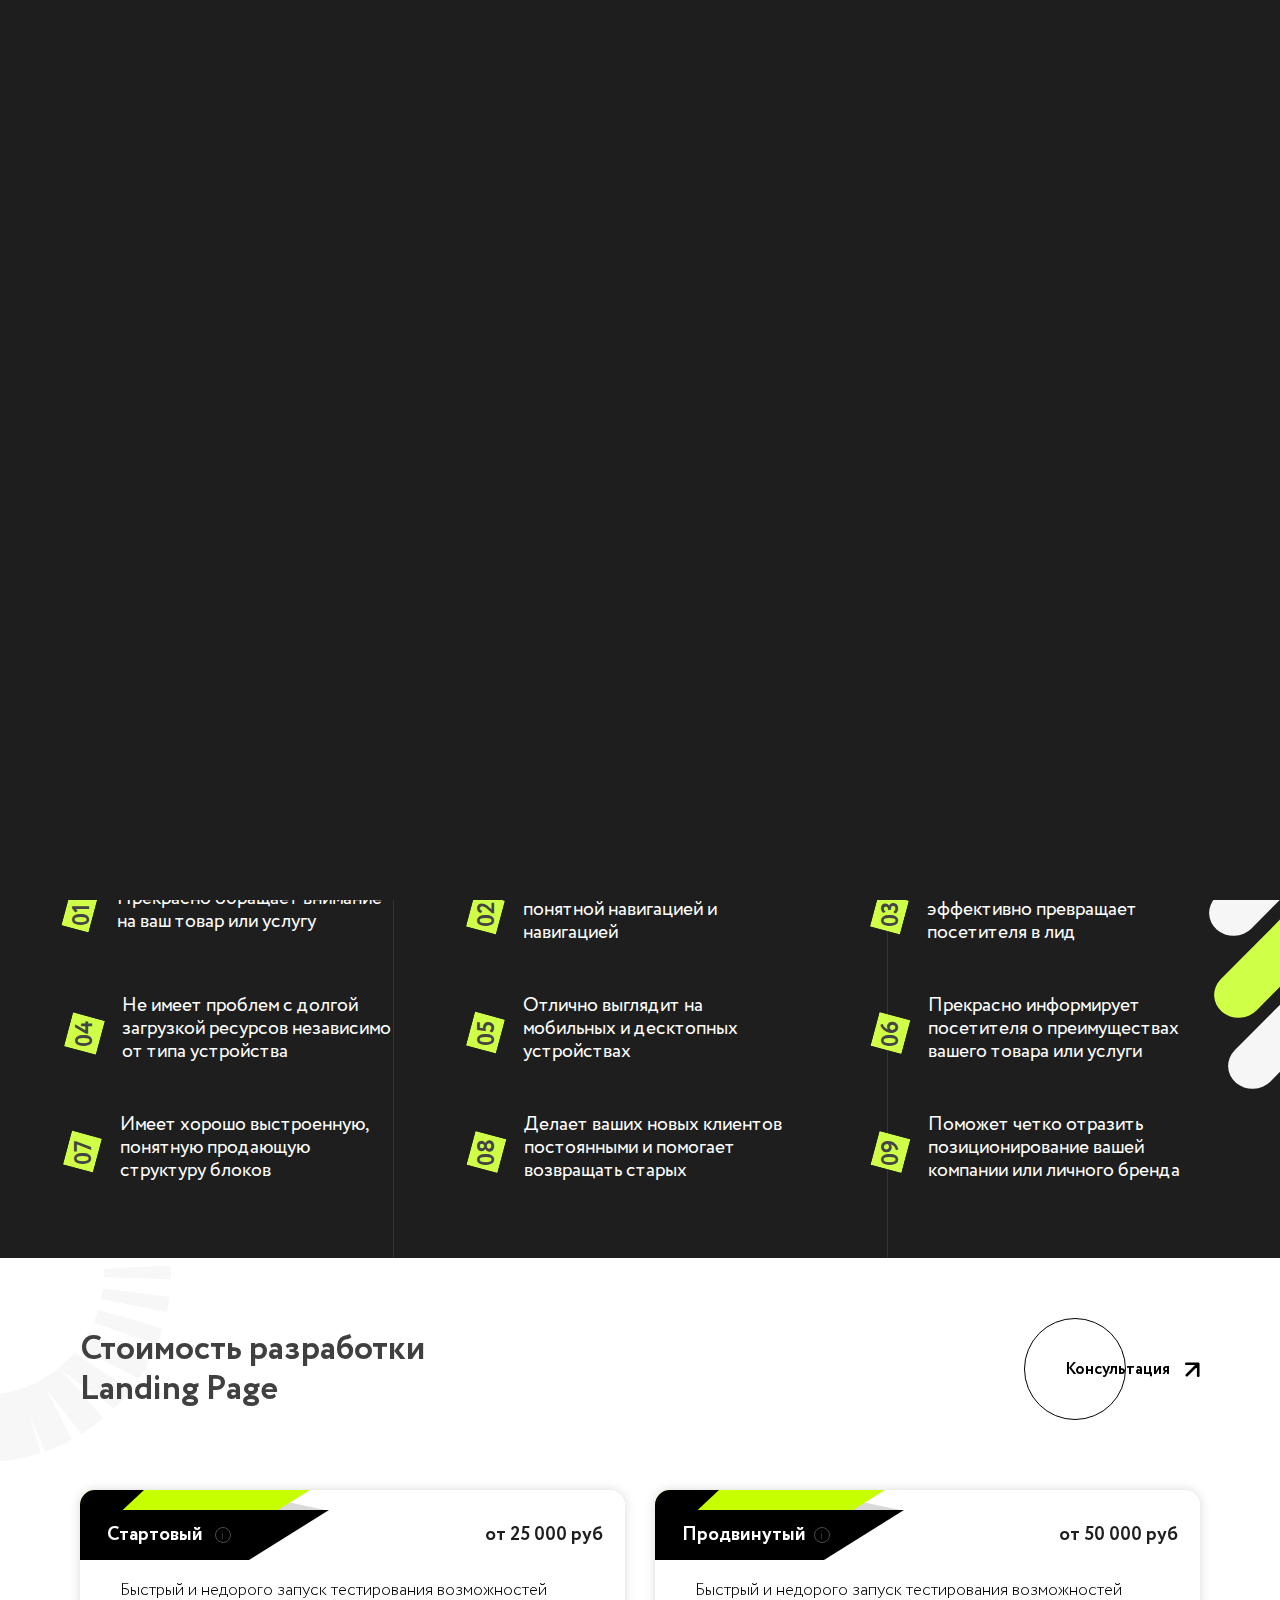
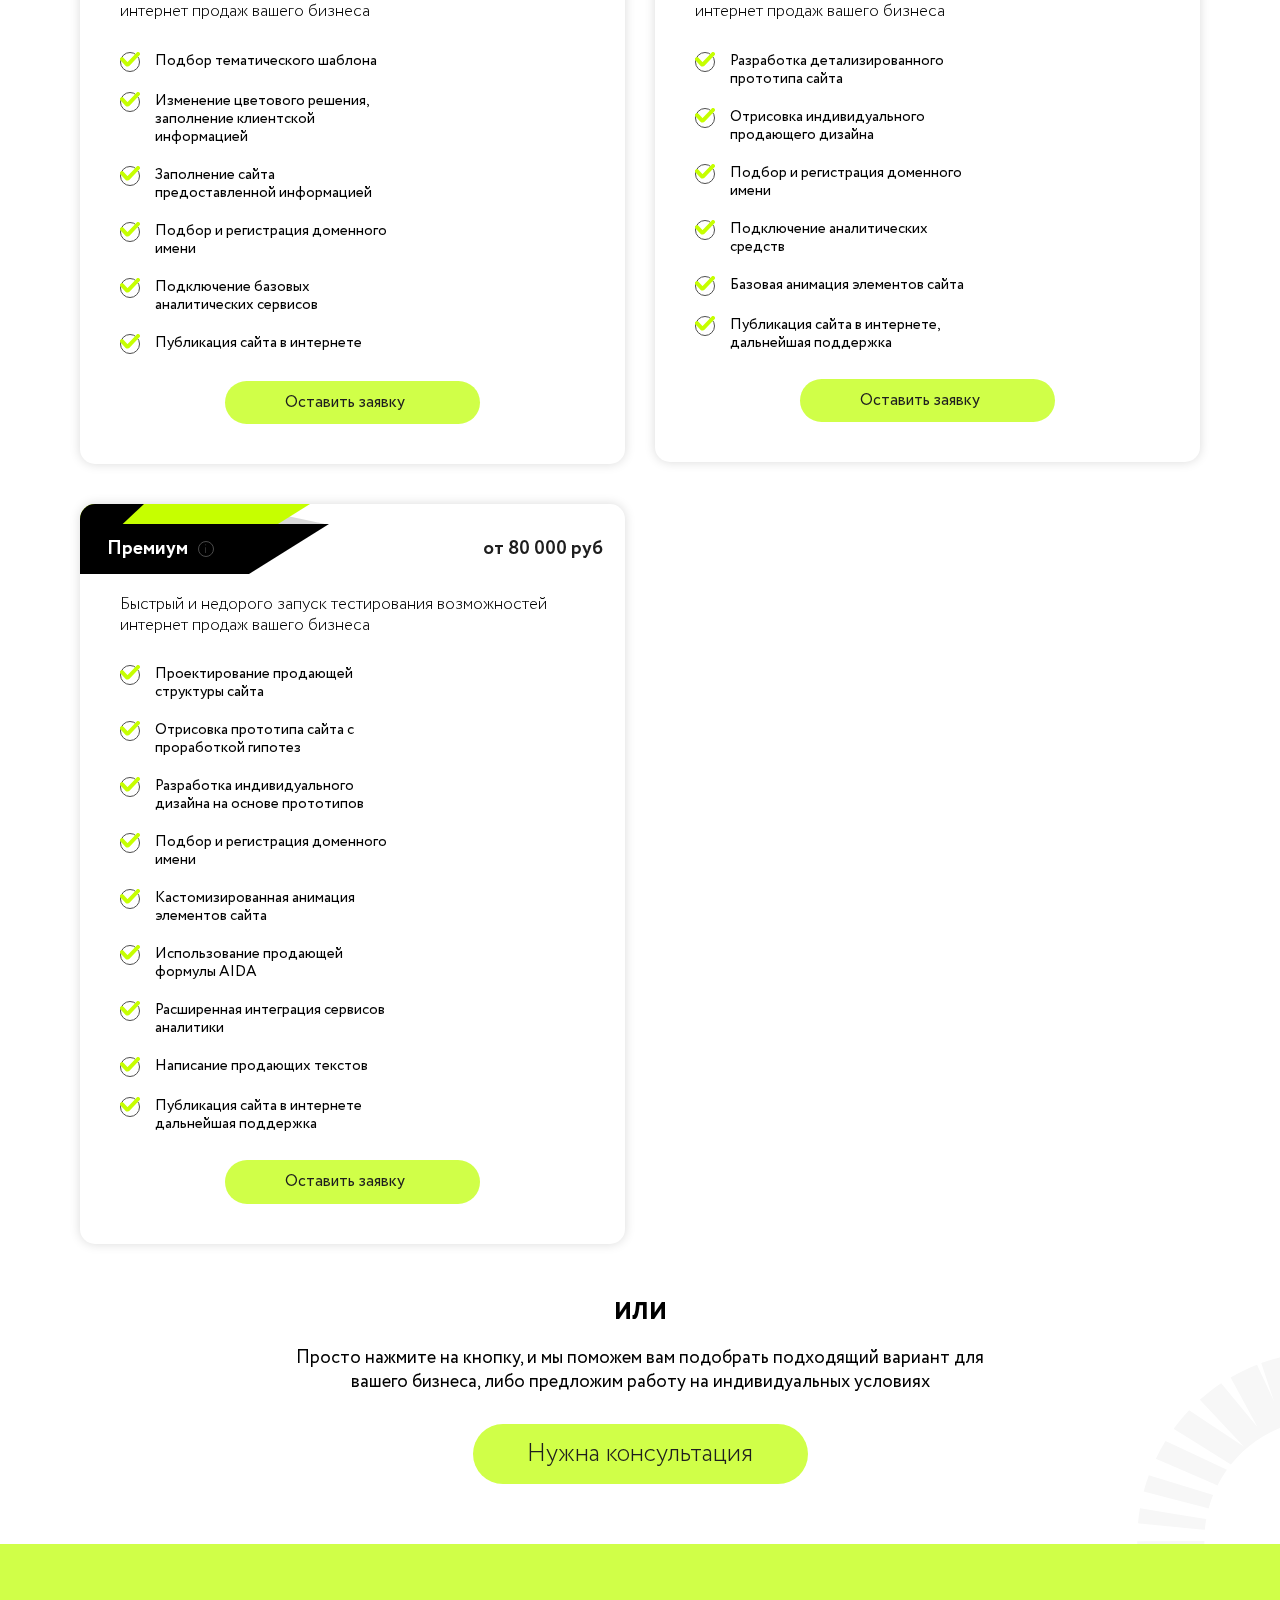
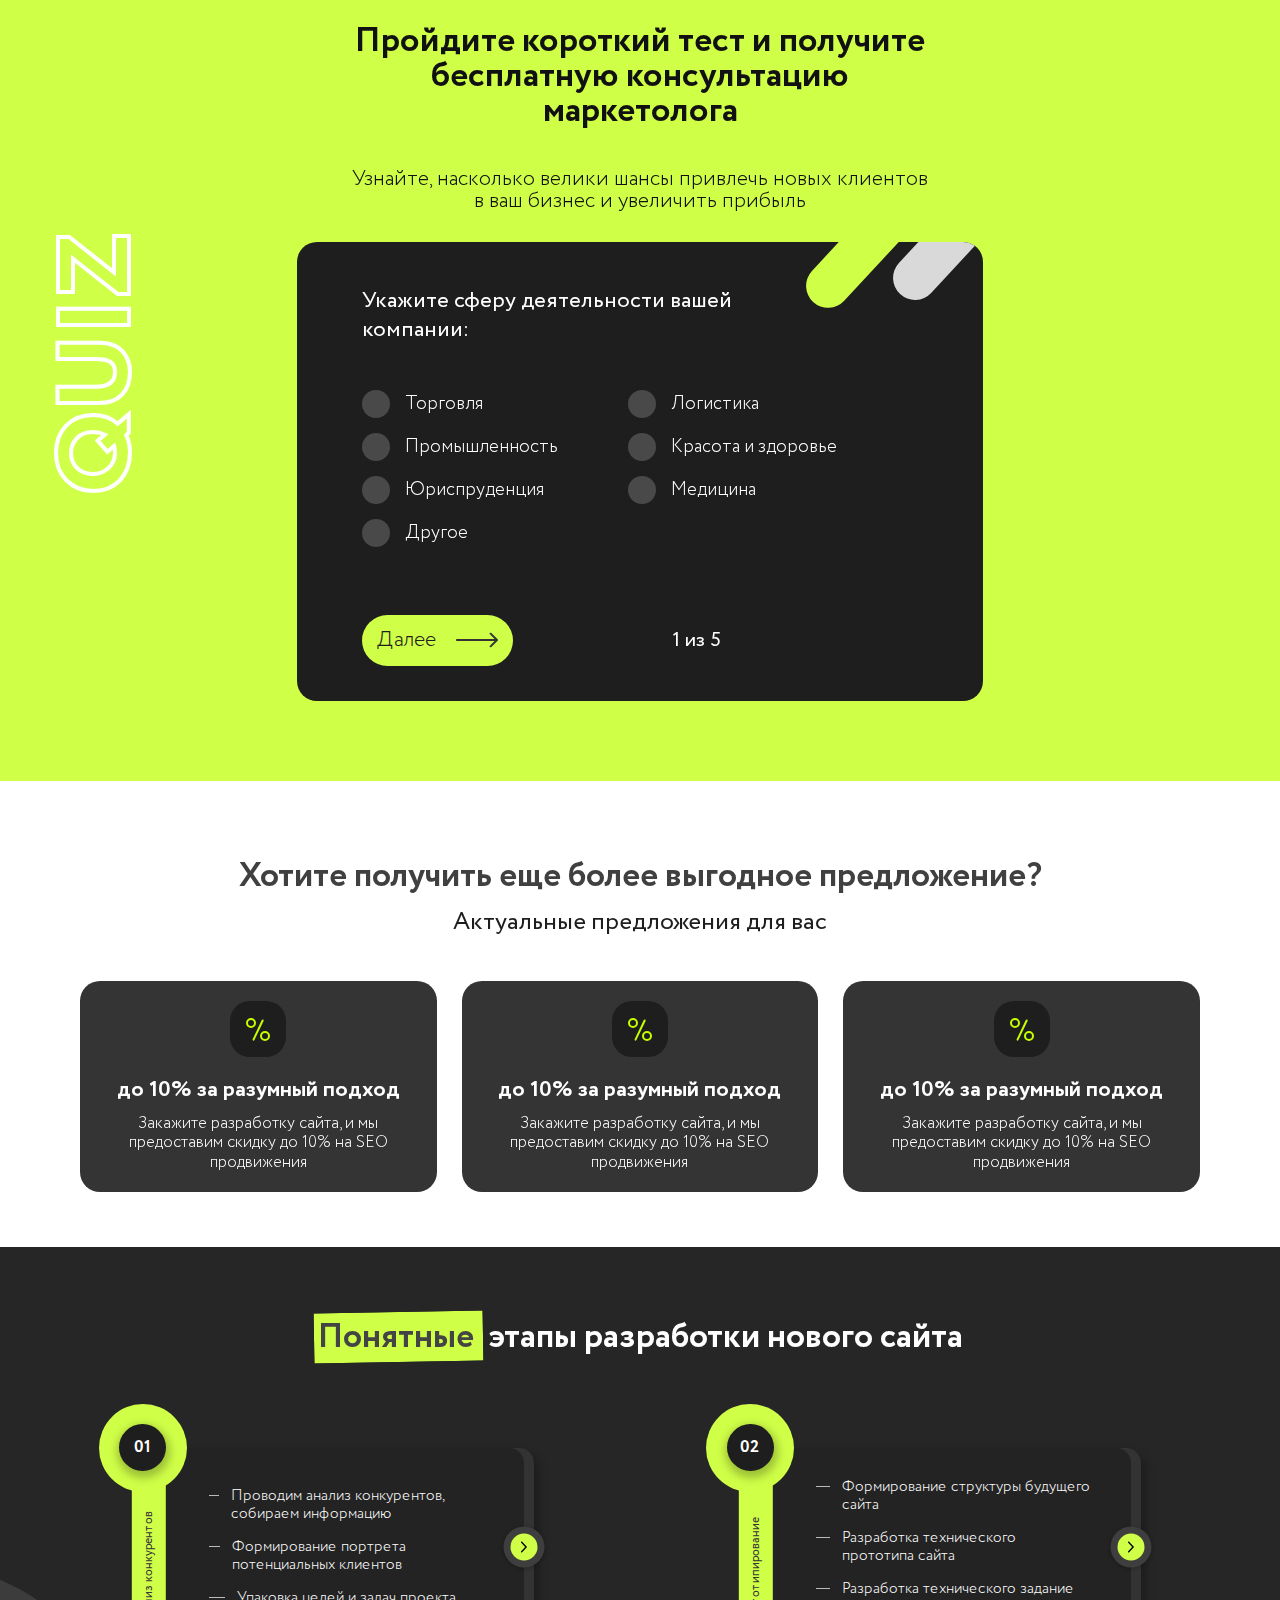
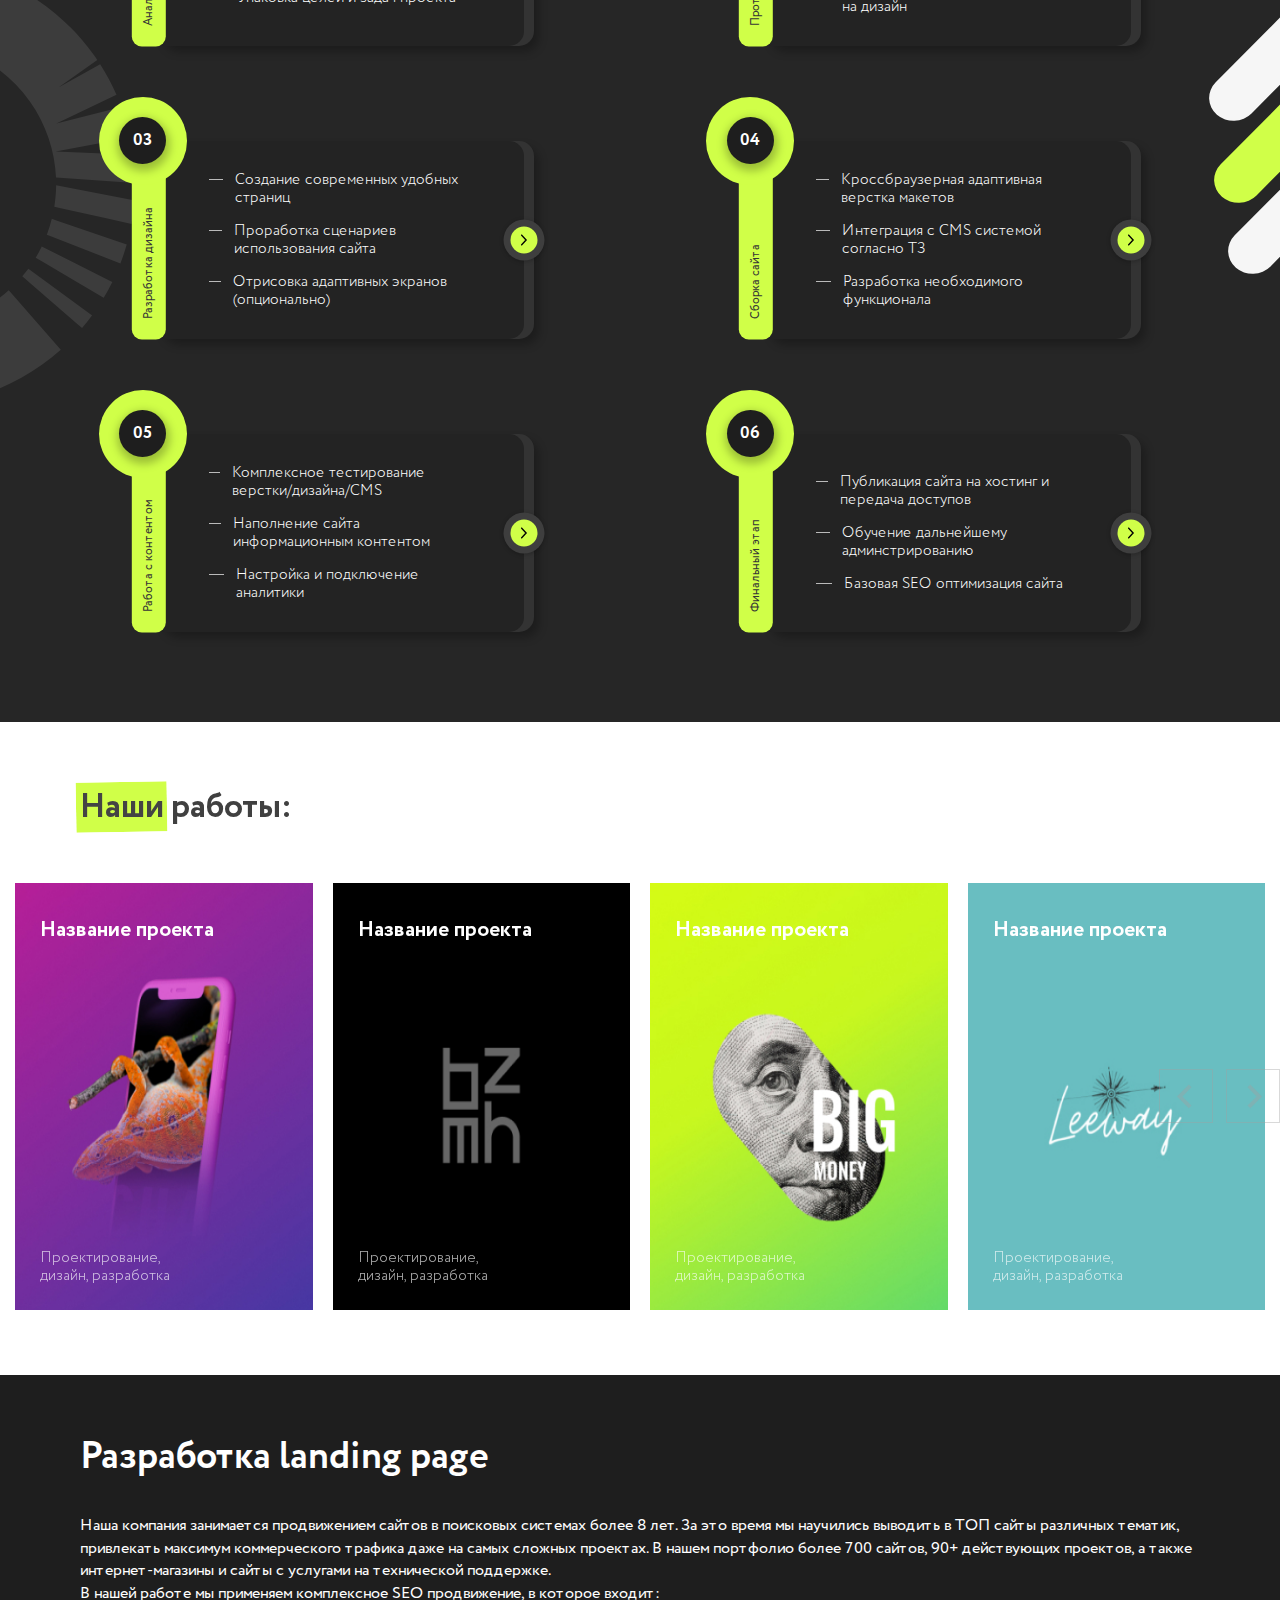
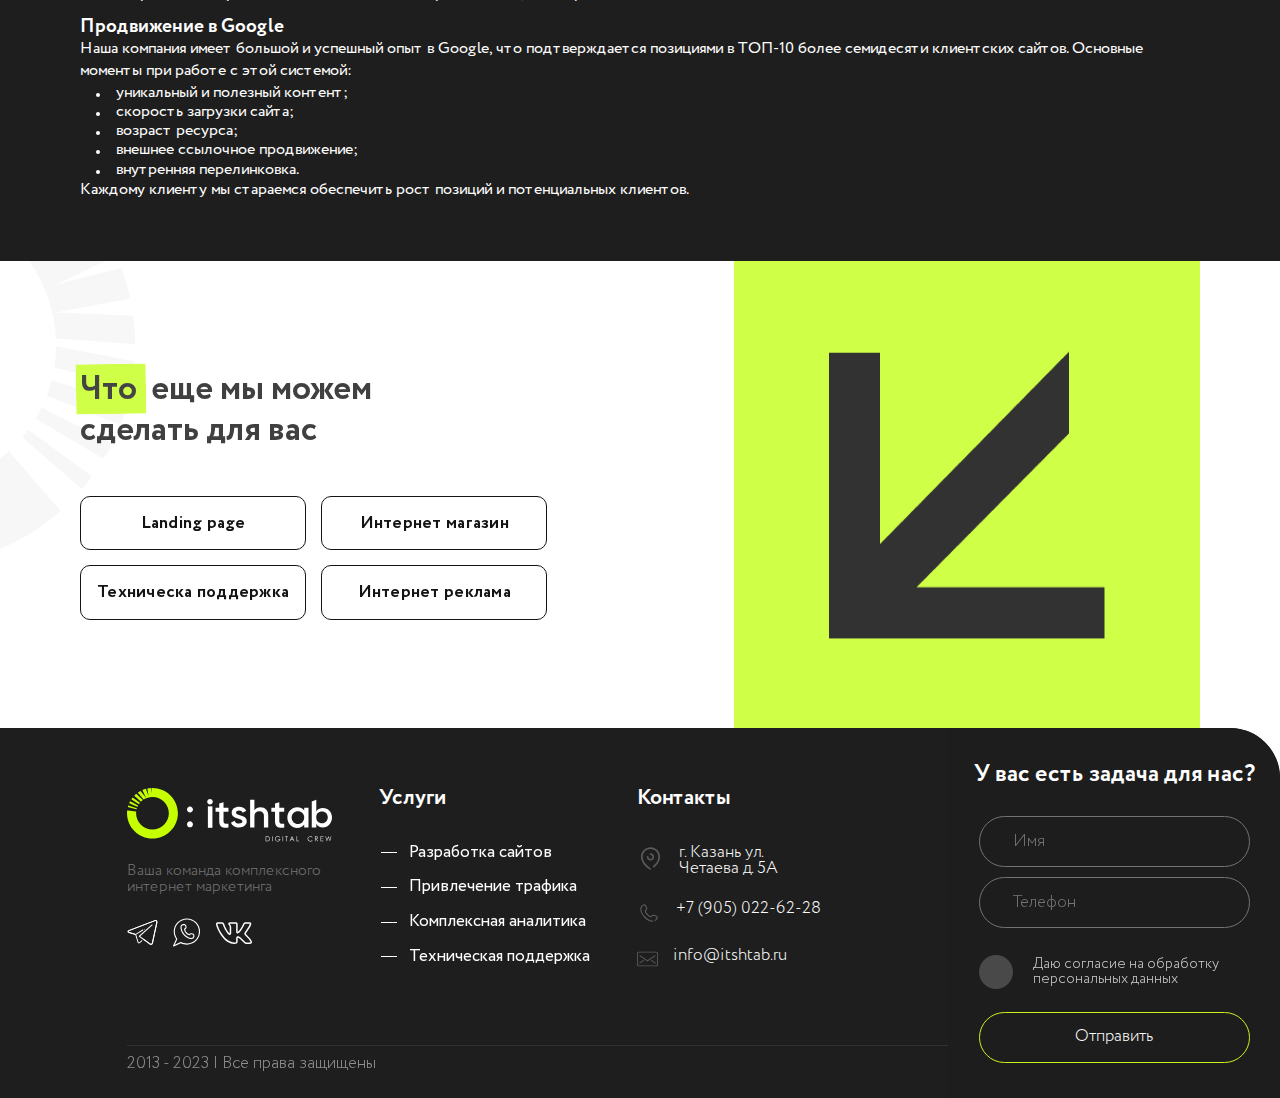
<file: serviceDetailSecond-2.html>
<!DOCTYPE html>
<html>
  <head>
    <meta charset="utf-8">
    <meta name="viewport" content="width=device-width, initial-scale=1.0, maximum-scale=10.0, minimum-scale=1.0">
    <meta http-equiv="X-UA-Compatible" content="ie=edge">
    <!-- splide styles-->
    <link rel="stylesheet" href="https://cdn.jsdelivr.net/npm/@splidejs/splide@4.1.4/dist/css/splide.min.css">
    <!-- my styles-->
    <link rel="stylesheet" href="./assets/css/serviceDetailSecond-2.css">
    <title>Детальная страница услуги</title>
  </head>
</html>
<body class="hidden">
  <div class="loader">
    <div class="loader-static"></div>
    <div class="loader-first"></div>
    <div class="loader-second"></div>
  </div>
  <div class="burgerMenu">
    <header class="header--main header--main-black-mode">
      <div class="container container--header container--header-black-mode">
        <div class="header__logo-block"><a href="index.html"><img class="header__logo-block-image header__logo-block-image--white header__logo-block-image--white-mode" src="./assets/images/header/header-logo--white.svg" alt="Логотип веб студии" width="219" height="58"></a></div>
        <button class="header__closeBurgerMenuBtn"><img src="./assets/images/utils/closeCross.svg" alt="Логотип веб студии" width="40" height="40"></button>
      </div>
    </header>
    <div class="burgerMenu__animatedWords">
      <p class="burgerMenu__animatedWords_wordToRight">IT’SHTAB</p>
      <p class="burgerMenu__animatedWords_wordToLeft">DIGITAL CREW</p>
    </div>
    <section class="burgerMenu__content">
      <div class="container">
        <h1 class="visibleHidden">Навигация по сайту</h1>
        <div class="burgerMenu__contentSides">
          <nav class="burgerMenu__contentNavigation">
            <ul class="burgerMenu__contentNavigation-leftSide">
              <li class="burgerMenu__contentNavigation-leftSideItem">
                <h2 class="burgerMenu__contentNavigation-leftSideItemText">Главная</h2><img class="burgerMenu__contentNavigation-leftSideItemImage" src="assets/images/utils/burgerMenu-arrowWhite.svg" alt="Стрелка" width="68" height="20">
              </li>
              <li class="burgerMenu__contentNavigation-leftSideItem">
                <h2 class="burgerMenu__contentNavigation-leftSideItemText">Услуги</h2><img class="burgerMenu__contentNavigation-leftSideItemImage" src="assets/images/utils/burgerMenu-arrowWhite.svg" alt="Стрелка" width="68" height="20">
              </li>
              <li class="burgerMenu__contentNavigation-leftSideItem">
                <h2 class="burgerMenu__contentNavigation-leftSideItemText">Портфолио</h2><img class="burgerMenu__contentNavigation-leftSideItemImage" src="assets/images/utils/burgerMenu-arrowWhite.svg" alt="Стрелка" width="68" height="20">
              </li>
              <li class="burgerMenu__contentNavigation-leftSideItem">
                <h2 class="burgerMenu__contentNavigation-leftSideItemText">О компании</h2><img class="burgerMenu__contentNavigation-leftSideItemImage" src="assets/images/utils/burgerMenu-arrowWhite.svg" alt="Стрелка" width="68" height="20">
              </li>
              <li class="burgerMenu__contentNavigation-leftSideItem">
                <h2 class="burgerMenu__contentNavigation-leftSideItemText">Контакты</h2><img class="burgerMenu__contentNavigation-leftSideItemImage" src="assets/images/utils/burgerMenu-arrowWhite.svg" alt="Стрелка" width="68" height="20">
              </li>
            </ul>
            <div class="burgerMenu__contentNavigation-line"></div>
            <div class="burgerMenu__contentNavigation-rightSide">
              <ul class="burgerMenu__contentNavigation-rightSideList">
                <li class="burgerMenu__contentNavigation-rightSideListItem"><a class="burgerMenu__contentNavigation-rightSideListItemText" href="contacts.html">Контакты</a></li>
                <li class="burgerMenu__contentNavigation-rightSideListItem"><a class="burgerMenu__contentNavigation-rightSideListItemText" href="blog.html">блог</a></li>
                <li class="burgerMenu__contentNavigation-rightSideListItem"><a class="burgerMenu__contentNavigation-rightSideListItemText" href="blog-once-page.html">блог одна страница</a></li>
                <li class="burgerMenu__contentNavigation-rightSideListItem"><a class="burgerMenu__contentNavigation-rightSideListItemText" href="brief.html">бриф</a></li>
              </ul>
              <ul class="burgerMenu__contentNavigation-rightSideList">
                <li class="burgerMenu__contentNavigation-rightSideListItem"><a class="burgerMenu__contentNavigation-rightSideListItemText" href="seo.html">SEO продвижение вашего проекта</a></li>
                <li class="burgerMenu__contentNavigation-rightSideListItem"><a class="burgerMenu__contentNavigation-rightSideListItemText" href="attraction.html">Настройка и ведение рекламы в Яндекс директ</a></li>
                <li class="burgerMenu__contentNavigation-rightSideListItem"><a class="burgerMenu__contentNavigation-rightSideListItemText" href="sitesDevelopment.html">Создание сайтов, которые работают</a></li>
                <li class="burgerMenu__contentNavigation-rightSideListItem"><a class="burgerMenu__contentNavigation-rightSideListItemText" href="serm.html">Репутация бренда в интернете SERM для бизнеса</a></li>
                <li class="burgerMenu__contentNavigation-rightSideListItem"><a class="burgerMenu__contentNavigation-rightSideListItemText" href="serviceDetail.html">Разработка веб сервисов любой сложности под ключ</a></li>
                <li class="burgerMenu__contentNavigation-rightSideListItem"><a class="burgerMenu__contentNavigation-rightSideListItemText" href="serviceDetailSecond.html">Разработка landing page с конверсией от 5,7%</a></li>
                <li class="burgerMenu__contentNavigation-rightSideListItem"><a class="burgerMenu__contentNavigation-rightSideListItemText" href="serviceDetailSecond-2.html">Разработка интернет магазина любой сложности </a></li>
                <li class="burgerMenu__contentNavigation-rightSideListItem"><a class="burgerMenu__contentNavigation-rightSideListItemText" href="serviceDetailSecond-3.html">Разработка корпоративных сайтов под ключ</a></li>
                <li class="burgerMenu__contentNavigation-rightSideListItem"><a class="burgerMenu__contentNavigation-rightSideListItemText" href="modification.html">Доработка веб-сайта и работа с контентом</a></li>
                <li class="burgerMenu__contentNavigation-rightSideListItem"><a class="burgerMenu__contentNavigation-rightSideListItemText" href="support.html">Техническая поддержка сайтов и проектов</a></li>
              </ul>
              <ul class="burgerMenu__contentNavigation-rightSideList">
                <li class="burgerMenu__contentNavigation-rightSideListItem"><a class="burgerMenu__contentNavigation-rightSideListItemText" href="serviceDetail.html">услуга детальнвя</a></li>
                <li class="burgerMenu__contentNavigation-rightSideListItem"><a class="burgerMenu__contentNavigation-rightSideListItemText" href="attraction.html">Настройка и ведение рекламы в Яндекс директ</a></li>
                <li class="burgerMenu__contentNavigation-rightSideListItem"><a class="burgerMenu__contentNavigation-rightSideListItemText" href="sitesDevelopment.html">Создание сайтов, которые работают</a></li>
                <li class="burgerMenu__contentNavigation-rightSideListItem"><a class="burgerMenu__contentNavigation-rightSideListItemText" href="serm.html">Serm</a></li>
              </ul>
              <ul class="burgerMenu__contentNavigation-rightSideList">
                <li class="burgerMenu__contentNavigation-rightSideListItem"><a class="burgerMenu__contentNavigation-rightSideListItemText" href="studio.html">О студии</a></li>
              </ul>
              <ul class="burgerMenu__contentNavigation-rightSideList">
                <li class="burgerMenu__contentNavigation-rightSideListItem"><a class="burgerMenu__contentNavigation-rightSideListItemText" href="">Разработка сайтов</a></li>
                <li class="burgerMenu__contentNavigation-rightSideListItem"><a class="burgerMenu__contentNavigation-rightSideListItemText" href="">Интернет реклама</a></li>
                <li class="burgerMenu__contentNavigation-rightSideListItem"><a class="burgerMenu__contentNavigation-rightSideListItemText" href="">Поддержка и обслуживание</a></li>
                <li class="burgerMenu__contentNavigation-rightSideListItem"><a class="burgerMenu__contentNavigation-rightSideListItemText" href="">Аудиторские услуги</a></li>
              </ul>
            </div>
          </nav>
          <address class="burgerMenu__contentAddresses"><a class="burgerMenu__contentAddresses-phone" href="tel:79050226228">+7 (905) 022-62-28</a><a class="burgerMenu__contentAddresses-mail" href="mailto:info@itshtab.ru">info@itshtab.ru</a><a class="burgerMenu__contentAddresses-place" href="#">Республика Татарстан, г.<br>Казань, ул. Четаева д.5А</a>
            <div class="burgerMenu__contentAddresses-socials"><a class="burgerMenu__contentAddresses-socialsItem" href="#"><img class="burgerMenu__contentAddresses-socialsItemIcon" src="assets/images/utils/tg.svg" alt="Телеграм" width="31" height="25"></a><a class="burgerMenu__contentAddresses-socialsItem" href="#"><img class="burgerMenu__contentAddresses-socialsItemIcon" src="assets/images/utils/wh.svg" alt="Ватсап" width="29" height="29"></a><a class="burgerMenu__contentAddresses-socialsItem" href="#"><img class="burgerMenu__contentAddresses-socialsItemIcon" src="assets/images/utils/vk.svg" alt="Вконтакте" width="29" height="29"></a></div><a class="fillingButton fillingButton--burgerMenuAddresses" href="">
              <svg class="fillingButton__svg" viewBox="0 0 204 204">
                <circle class="fillingButton__svg-circle fillingButton__svg-circle--burgerMenuAddresses" cx="102" cy="102" r="102" fill="transparent"></circle>
              </svg>
              <div class="fillingButton__circle fillingButton__circle--burgerMenuAddresses"></div>
              <div class="fillingButton__content">
                <p class="fillingButton__p"><span class="fillingButton__span--smallMargin-and-partial">Подро</span>бнее</p>
              </div></a>
          </address>
        </div>
      </div>
    </section>
  </div>
  <div class="progress-circle">
    <div class="progress-circle__block">
      <svg class="progress-ring" width="86" height="86">
        <circle class="progress-ring__circle" stroke="#C6FF00" stroke-width="4" cx="43" cy="43" r="25"></circle>
      </svg>
      <div class="progress-circle-arrows"><img class="progress-circle-arrow progress-circle-arrow--salad" src="assets/images/circle/circle-arrow.svg" alt="Зеленая стрелка" width="20" height="36"><img class="progress-circle-arrow progress-circle-arrow--black" src="assets/images/circle/circle-arrow--black.svg" alt="Черная стрелка" width="20" height="36"></div>
    </div>
  </div>
  <header class="header--main header--mainPage">
    <div class="container container--header">
      <div class="header__logo-block"><a href="index.html"><img class="header__logo-block-image header__logo-block-image--black" src="./assets/images/header/header-logo.svg" alt="Логотип веб студии" width="219" height="58"></a><a href="index.html"><img class="header__logo-block-image header__logo-block-image--white" src="./assets/images/header/header-logo--white.svg" alt="Логотип веб студии" width="219" height="58"></a></div>
      <div class="header__burger-block">
        <div class="header__burger"><span class="header__burger-span"></span><span class="header__burger-span"></span><span class="header__burger-span"></span></div>
      </div>
      <div class="header__nav">
        <ul class="header__nav-list">
          <li class="header__nav-item"><a class="header__nav-item-text" href="services.html">Услуги</a></li>
          <li class="header__nav-item"><a class="header__nav-item-text" href="projects.html">Проекты</a></li>
          <li class="header__nav-item"><a class="header__nav-item-text" href="#">Маркетологам</a></li>
          <li class="header__nav-item"><a class="header__nav-item-text" href="contacts.html">Контакты</a></li>
        </ul>
        <!--.header__contacts.header__contacts--narrow-->
        <!--    ul.header__contacts-items.header__contacts-item--icons-->
        <!--        .header__contacts-item-->
        <!--            .header__contacts-item--icon.header__contacts-item--icon--black-->
        <!--                a( href="#" )-->
        <!--                    img.header__contacts-item-image.header__contacts-item-image--black(-->
        <!--                        src="./assets/images/header/telegram--transparent.svg" alt="Telegram веб студии"-->
        <!--                        width="31" height="25"-->
        <!--                    )-->
        <!--            //.header__contacts-item--icon.header__contacts-item--icon--white-->
        <!--            //    a( href="#" )-->
        <!--            //        img.header__contacts-item-image.header__contacts-item-image--white(-->
        <!--            //            src="./assets/images/header/telegram--transparent--white.svg" alt="Telegram веб студии"-->
        <!--            //            width="31" height="25"-->
        <!--            //        )-->
        <!--        .header__contacts-item-->
        <!--            .header__contacts-item--icon.header__contacts-item--icon--black-->
        <!--                a( href="#" )-->
        <!--                    img.header__contacts-item-image.header__contacts-item-image--black(-->
        <!--                        src="./assets/images/header/whatsapp--transparent.svg" alt="Whatsapp веб студии"-->
        <!--                        width="28" height="29"-->
        <!--                    )-->
        <!--            //.header__contacts-item--icon.header__contacts-item--icon--white-->
        <!--            //    a( href="#" )-->
        <!--            //        img.header__contacts-item-image.header__contacts-item-image--white(-->
        <!--            //            src="./assets/images/header/whatsapp--transparent--white.svg" alt="Whatsapp веб студии"-->
        <!--            //            width="28" height="29"-->
        <!--            //        )-->
        <!---->
        <!--        .header__contacts-item.header__contacts-item--numbers-->
        <!--            a( href="tel: +79050226228" ).header__contacts-item-number +7 (905) 022 - 62 - 28-->
        <!--            .header__contacts-item-back-call Обратный звонок-->
      </div>
      <div class="header__contacts header__contacts--wide">
        <ul class="header__contacts-items header__contacts-item--icons">
          <div class="header__contacts-item"><a class="header__contacts-item--icon" href="#"><img class="header__contacts-item-image header__contacts-item-image--black" src="./assets/images/header/telegram--transparent.svg" alt="Telegram веб студии" width="31" height="25"></a><a class="header__contacts-item--icon" href="#"><img class="header__contacts-item-image header__contacts-item-image--white" src="./assets/images/header/telegram--transparent--white.svg" alt="Telegram веб студии" width="31" height="25"></a></div>
          <div class="header__contacts-item"><a class="header__contacts-item--icon" href="#"><img class="header__contacts-item-image header__contacts-item-image--black" src="./assets/images/header/whatsapp--transparent.svg" alt="Whatsapp веб студии" width="28" height="29"></a><a class="header__contacts-item--icon" href="#"><img class="header__contacts-item-image header__contacts-item-image--white" src="./assets/images/header/whatsapp--transparent--white.svg" alt="Whatsapp веб студии" width="28" height="29"></a></div>
          <address class="header__contacts-item header__contacts-item--numbers"><a class="header__contacts-item-number" href="tel: +79050226228">+7 (905) 022 - 62 - 28</a><a class="header__contacts-item-number-image header__contacts-item-number-image--white" href="tel: +79050226228"><img src="./assets/images/header/phone.svg" alt="Телефон" width="23" height="23"></a><a class="header__contacts-item-number-image header__contacts-item-number-image--black" href="tel: +79050226228"><img src="./assets/images/header/phone-black.svg" alt="Телефон" width="23" height="23"></a>
            <p class="header__contacts-item-back-call">Обратный звонок</p>
          </address>
        </ul>
      </div>
    </div>
  </header>
  <div id="butter">
    <main>
      <section class="intro"><img class="intro__decorativeCircle" src="assets/images/utils/semicircle-to-right--gray.svg" alt="Декоративный круг" width="122" height="258"><img class="intro__decorativeGlowingCircle" src="assets/images/utils/glowingCircle.png" alt="Декоративный круг">
        <div class="container container--introServiceDetail">
          <div class="intro__top">
            <div class="intro__contentLeftSide">
              <div class="intro__contentLeftSideTexts">
                <h2 class="intro__contentLeftSideTitle">
                   Разработка интернет<br>магазина любой сложности </h2>
                <p class="intro__contentLeftSideText">Создаем сайты, которые решают бизнес-задачи и приносят прибыль</p>
              </div>
              <div class="intro__contentLeftSideBottom">
                <div class="intro__contentLeftSideBottomButtonWrapper"><a class="intro__contentLeftSideButtonTop" href="#">Ответить на 5 вопросов</a></div>
                <p class="intro__contentLeftSideBottomText">
                  Получите консультацию специалиста
                  и коммерческое предложение 
                  по запуску рекламы
                </p>
              </div>
            </div>
            <div class="intro__contentRightSide"><img class="intro__contentRightSideImage" src="assets/images/serviceDetailSecond-2/introRightSide.png" alt="Компьютеры" width="594" height="404"></div>
          </div>
        </div>
      </section>
      <div class="intro__bottom">
        <div class="container">
          <div class="intro__bottomItemsWrapper">
            <div class="servisec-list__item">
              <div class="servisec-list__item-title-span-wrapper servisec-list__item-title-span-wrapper--wide">
                <div class="servisec-list__item-title-span-bg"></div>
              </div>
              <div class="servisec-list__item-content">
                <h1 class="servisec-list__item-title intro__bottomTitle"><span class="servisec-list__item-title-span">Решим вашу задачу  </span>любой сложности!</h1>
              </div>
            </div>
            <div class="intro__bottomFormWrapper">
              <form class="intro__bottomForm">
                <input class="offer__formInputIntro" type="text" placeholder="Ваше имя" name="name">
                <input class="offer__formInputIntro" type="tel" placeholder="Ваш телефон" name="tel">
              </form>
              <footer class="intro__bottomFormDescriptionBlock">
                <p class="intro__bottomFormDescription">
                  Нажимая кнопку, вы разрешаете обработку персональных данных и соглашаетесь с 
                  политикой конфиденциальности.
                </p>
              </footer>
            </div>
            <div class="intro__bottomButton">
              <div class="intro__contentLeftSideButton"><a class="fillingButton fillingButton--introBottom" href="">
                  <svg class="fillingButton__svg fillingButton__svg--introBottom" viewBox="0 0 160 160">
                    <circle class="fillingButton__svg-circle fillingButton__svg-circle--introBottom" cx="80" cy="80" r="80" fill="transparent"></circle>
                  </svg>
                  <div class="fillingButton__circle fillingButton__circle--introBottom"></div>
                  <div class="fillingButton__content">
                    <p class="fillingButton__p"><span class="fillingButton__span--smallMargin-and-partial">Отпра</span>вить</p>
                  </div></a></div>
            </div>
          </div>
        </div>
      </div>
      <section class="listAfterIntro">
        <div class="blogLines">
          <div class="blogLine"></div>
          <div class="blogLine"></div>
        </div><img class="projects__obliqueLines" src="assets/images/utils/obliqueLinesWithSalad.svg" alt="Декоративные линии" width="175" height="305">
        <div class="container">
          <div class="listAfterIntro__content">
            <div class="listAfterIntro__contentTop">
              <div class="listAfterIntro__contentTopLeft">
                <h3 class="listAfterIntro__contentTopLeftTitle">
                   Сделаем для вас<br>интернет магазин, который:</h3>
              </div>
              <div class="listAfterIntro__contentTopRight">
                <p class="listAfterIntro__contentTopRightText">E-COMMERCE</p>
              </div>
            </div>
            <div class="listAfterIntro__contentBottom">
              <div class="solve__contentRight">
                <ol class="solve__contentRightList">
                  <li class="solve__contentRightListItem">
                    <div class="servisec-list__item">
                      <div class="servisec-list__item-title-span-wrapper servisec-list__item-title-span-wrapper--higher">
                        <div class="servisec-list__item-title-span-bg"></div>
                      </div>
                      <div class="servisec-list__item-content">
                        <div class="servisec-list__item-title intro__bottomTitle"><span class="servisec-list__item-title-span">01</span></div>
                      </div>
                    </div>
                    <h2 class="solve__contentRightListItemText">Прекрасно обращает внимание на ваш товар или услугу</h2>
                  </li>
                  <li class="solve__contentRightListItem">
                    <div class="servisec-list__item">
                      <div class="servisec-list__item-title-span-wrapper servisec-list__item-title-span-wrapper--higher">
                        <div class="servisec-list__item-title-span-bg"></div>
                      </div>
                      <div class="servisec-list__item-content">
                        <div class="servisec-list__item-title intro__bottomTitle"><span class="servisec-list__item-title-span">02</span></div>
                      </div>
                    </div>
                    <h2 class="solve__contentRightListItemText">Обладает удобной, доступной, понятной навигацией и навигацией</h2>
                  </li>
                  <li class="solve__contentRightListItem">
                    <div class="servisec-list__item">
                      <div class="servisec-list__item-title-span-wrapper servisec-list__item-title-span-wrapper--higher">
                        <div class="servisec-list__item-title-span-bg"></div>
                      </div>
                      <div class="servisec-list__item-content">
                        <div class="servisec-list__item-title intro__bottomTitle"><span class="servisec-list__item-title-span">03</span></div>
                      </div>
                    </div>
                    <h2 class="solve__contentRightListItemText">Имеет высокую конверсию и эффективно превращает посетителя в лид</h2>
                  </li>
                  <li class="solve__contentRightListItem">
                    <div class="servisec-list__item">
                      <div class="servisec-list__item-title-span-wrapper servisec-list__item-title-span-wrapper--higher">
                        <div class="servisec-list__item-title-span-bg"></div>
                      </div>
                      <div class="servisec-list__item-content">
                        <div class="servisec-list__item-title intro__bottomTitle"><span class="servisec-list__item-title-span">04</span></div>
                      </div>
                    </div>
                    <h2 class="solve__contentRightListItemText">Не имеет проблем с долгой загрузкой ресурсов независимо от типа устройства</h2>
                  </li>
                  <li class="solve__contentRightListItem">
                    <div class="servisec-list__item">
                      <div class="servisec-list__item-title-span-wrapper servisec-list__item-title-span-wrapper--higher">
                        <div class="servisec-list__item-title-span-bg"></div>
                      </div>
                      <div class="servisec-list__item-content">
                        <div class="servisec-list__item-title intro__bottomTitle"><span class="servisec-list__item-title-span">05</span></div>
                      </div>
                    </div>
                    <h2 class="solve__contentRightListItemText">Отлично выглядит на мобильных и десктопных устройствах</h2>
                  </li>
                  <li class="solve__contentRightListItem">
                    <div class="servisec-list__item">
                      <div class="servisec-list__item-title-span-wrapper servisec-list__item-title-span-wrapper--higher">
                        <div class="servisec-list__item-title-span-bg"></div>
                      </div>
                      <div class="servisec-list__item-content">
                        <div class="servisec-list__item-title intro__bottomTitle"><span class="servisec-list__item-title-span">06</span></div>
                      </div>
                    </div>
                    <h2 class="solve__contentRightListItemText">Прекрасно информирует посетителя о преимуществах вашего товара или услуги</h2>
                  </li>
                  <li class="solve__contentRightListItem">
                    <div class="servisec-list__item">
                      <div class="servisec-list__item-title-span-wrapper servisec-list__item-title-span-wrapper--higher">
                        <div class="servisec-list__item-title-span-bg"></div>
                      </div>
                      <div class="servisec-list__item-content">
                        <div class="servisec-list__item-title intro__bottomTitle"><span class="servisec-list__item-title-span">07</span></div>
                      </div>
                    </div>
                    <h2 class="solve__contentRightListItemText">Имеет хорошо выстроенную, понятную продающую структуру блоков </h2>
                  </li>
                  <li class="solve__contentRightListItem">
                    <div class="servisec-list__item">
                      <div class="servisec-list__item-title-span-wrapper servisec-list__item-title-span-wrapper--higher">
                        <div class="servisec-list__item-title-span-bg"></div>
                      </div>
                      <div class="servisec-list__item-content">
                        <div class="servisec-list__item-title intro__bottomTitle"><span class="servisec-list__item-title-span">08</span></div>
                      </div>
                    </div>
                    <h2 class="solve__contentRightListItemText">Делает ваших новых клиентов постоянными и помогает возвращать старых</h2>
                  </li>
                  <li class="solve__contentRightListItem">
                    <div class="servisec-list__item">
                      <div class="servisec-list__item-title-span-wrapper servisec-list__item-title-span-wrapper--higher">
                        <div class="servisec-list__item-title-span-bg"></div>
                      </div>
                      <div class="servisec-list__item-content">
                        <div class="servisec-list__item-title intro__bottomTitle"><span class="servisec-list__item-title-span">09</span></div>
                      </div>
                    </div>
                    <h2 class="solve__contentRightListItemText">Поможет четко отразить позиционирование вашей компании или личного бренда</h2>
                  </li>
                </ol>
              </div>
            </div>
          </div>
        </div>
      </section>
      <section class="types"><img class="stackDecorativeCircletTop" src="assets/images/utils/circleWithLines--transparent.svg" alt="Декоративный круг" width="378" height="378"><img class="stackDecorativeCircletBottom" src="assets/images/utils/circleWithLines--transparent.svg" alt="Декоративный круг" width="378" height="378">
        <div class="container">
          <div class="types__content">
            <div class="types__contentTop">
              <div class="types__contentTopLeft">
                <div class="servisec-list__item servisec-list__item--notMargin">
                  <div class="servisec-list__item-title-span-wrapper">
                    <div class="servisec-list__item-title-span-bg servisec-list__item-title-span-bg--transparent"></div>
                  </div>
                  <div class="servisec-list__item-content">
                    <h1 class="servisec-list__item-title servicesTitle servicesTitle--black"><span class="servisec-list__item-title-span"></span>Стоимость разработки <br>Landing Page</h1>
                  </div>
                </div>
              </div>
              <div class="types__contentTopRight">
                <div class="fillingButton fillingButton--types modalTrigger" data-modal="1">
                  <svg class="fillingButton__svg fillingButton__svg--types" viewBox="0 0 160 160">
                    <circle class="fillingButton__svg-circle fillingButton__svg-circle--types" cx="80" cy="80" r="80" fill="transparent"></circle>
                  </svg>
                  <div class="fillingButton__circle fillingButton__circle--black-border fillingButton__circle--types"></div>
                  <div class="fillingButton__content">
                    <p class="fillingButton__p fillingButton__p--black"><span class="fillingButton__span--smallMargin-and-partial">Консуль</span>тация</p>
                  </div>
                </div>
              </div>
            </div>
            <div class="types__contentBottom">
              <div class="types__contentBottomItems">
                <div class="types__contentBottomItem">
                  <div class="decorationsWrapper">
                    <div class="grayTriangle"></div>
                    <div class="decorationsWrapperGreen">
                      <div class="seven"></div>
                      <div class="eight"></div>
                    </div>
                    <div class="five"></div>
                    <div class="decorationsWrapperBlack"> 
                      <p class="decorationsWrapperBlackText">Стартовый</p><img class="decorationsWrapperBlackImage" src="assets/images/serviceDetailSecond/!.svg" alt="Декоративный круг" width="16" height="16">
                      <p class="decorationsWrapperBlackText decorationsWrapperBlackText--black decorationsWrapperBlackText--topRight">от 25 000 руб</p>
                      <div class="three"></div>
                      <div class="four"></div>
                    </div>
                  </div>
                  <div class="types__contentBottomItemContent">
                    <p class="decorationsWrapperBlackText decorationsWrapperBlackText--black decorationsWrapperBlackText--center">от 25 000 руб</p>
                    <p class="types__contentBottomItemText">
                       Быстрый и недорого запуск тестирования возможностей интернет продаж вашего бизнеса</p>
                    <ul class="types__contentBottomItemList">
                      <li class="types__contentBottomItemListLi">
                        <div class="services__contentBottomItemListItemBulletWrapper"><img class="bullet bullet--image bullet--imageCheckMarkServices" src="assets/images/attraction/checkMark.svg" alt="Галочка" width="16" height="11"></div>
                        <p class="services__contentBottomItemListItemText">Подбор тематического шаблона</p>
                      </li>
                      <li class="types__contentBottomItemListLi">
                        <div class="services__contentBottomItemListItemBulletWrapper"><img class="bullet bullet--image bullet--imageCheckMarkServices" src="assets/images/attraction/checkMark.svg" alt="Галочка" width="16" height="11"></div>
                        <p class="services__contentBottomItemListItemText">Изменение цветового решения, заполнение клиентской информацией</p>
                      </li>
                      <li class="types__contentBottomItemListLi">
                        <div class="services__contentBottomItemListItemBulletWrapper"><img class="bullet bullet--image bullet--imageCheckMarkServices" src="assets/images/attraction/checkMark.svg" alt="Галочка" width="16" height="11"></div>
                        <p class="services__contentBottomItemListItemText">Заполнение сайта предоставленной информацией</p>
                      </li>
                      <li class="types__contentBottomItemListLi">
                        <div class="services__contentBottomItemListItemBulletWrapper"><img class="bullet bullet--image bullet--imageCheckMarkServices" src="assets/images/attraction/checkMark.svg" alt="Галочка" width="16" height="11"></div>
                        <p class="services__contentBottomItemListItemText">Подбор и регистрация доменного имени</p>
                      </li>
                      <li class="types__contentBottomItemListLi">
                        <div class="services__contentBottomItemListItemBulletWrapper"><img class="bullet bullet--image bullet--imageCheckMarkServices" src="assets/images/attraction/checkMark.svg" alt="Галочка" width="16" height="11"></div>
                        <p class="services__contentBottomItemListItemText">Подключение базовых аналитических сервисов</p>
                      </li>
                      <li class="types__contentBottomItemListLi">
                        <div class="services__contentBottomItemListItemBulletWrapper"><img class="bullet bullet--image bullet--imageCheckMarkServices" src="assets/images/attraction/checkMark.svg" alt="Галочка" width="16" height="11"></div>
                        <p class="services__contentBottomItemListItemText">Публикация сайта в интернете</p>
                      </li>
                    </ul>
                  </div>
                  <div class="types__contentBottomItemButtonWrapper"><a class="types__contentBottomItemButton" href="">
                      <p class="types__contentBottomItemButtonText">Оставить заявку</p><img class="types__contentBottomItemButtonImage" src="assets/images/sitesDevelopment/arrowMore.svg" alt="Стрелка" width="38" height="15"></a></div>
                </div>
                <div class="types__contentBottomItem">
                  <div class="decorationsWrapper">
                    <div class="grayTriangle"></div>
                    <div class="decorationsWrapperGreen">
                      <div class="seven"></div>
                      <div class="eight"></div>
                    </div>
                    <div class="five"></div>
                    <div class="decorationsWrapperBlack"> 
                      <p class="decorationsWrapperBlackText">Премиум</p><img class="decorationsWrapperBlackImage" src="assets/images/serviceDetailSecond/!.svg" alt="Декоративный круг" width="16" height="16">
                      <p class="decorationsWrapperBlackText decorationsWrapperBlackText--black decorationsWrapperBlackText--topRight">от 80 000 руб   </p>
                      <div class="three"></div>
                      <div class="four"></div>
                    </div>
                  </div>
                  <div class="types__contentBottomItemContent">
                    <p class="decorationsWrapperBlackText decorationsWrapperBlackText--black decorationsWrapperBlackText--center">от 80 000 руб</p>
                    <p class="types__contentBottomItemText">
                       Быстрый и недорого запуск тестирования возможностей интернет продаж вашего бизнеса</p>
                    <ul class="types__contentBottomItemList">
                      <li class="types__contentBottomItemListLi">
                        <div class="services__contentBottomItemListItemBulletWrapper"><img class="bullet bullet--image bullet--imageCheckMarkServices" src="assets/images/attraction/checkMark.svg" alt="Галочка" width="16" height="11"></div>
                        <p class="services__contentBottomItemListItemText">Проектирование продающей структуры сайта</p>
                      </li>
                      <li class="types__contentBottomItemListLi">
                        <div class="services__contentBottomItemListItemBulletWrapper"><img class="bullet bullet--image bullet--imageCheckMarkServices" src="assets/images/attraction/checkMark.svg" alt="Галочка" width="16" height="11"></div>
                        <p class="services__contentBottomItemListItemText">Отрисовка прототипа сайта с проработкой гипотез</p>
                      </li>
                      <li class="types__contentBottomItemListLi">
                        <div class="services__contentBottomItemListItemBulletWrapper"><img class="bullet bullet--image bullet--imageCheckMarkServices" src="assets/images/attraction/checkMark.svg" alt="Галочка" width="16" height="11"></div>
                        <p class="services__contentBottomItemListItemText">Разработка индивидуального дизайна на основе прототипов</p>
                      </li>
                      <li class="types__contentBottomItemListLi">
                        <div class="services__contentBottomItemListItemBulletWrapper"><img class="bullet bullet--image bullet--imageCheckMarkServices" src="assets/images/attraction/checkMark.svg" alt="Галочка" width="16" height="11"></div>
                        <p class="services__contentBottomItemListItemText">Подбор и регистрация доменного имени</p>
                      </li>
                      <li class="types__contentBottomItemListLi">
                        <div class="services__contentBottomItemListItemBulletWrapper"><img class="bullet bullet--image bullet--imageCheckMarkServices" src="assets/images/attraction/checkMark.svg" alt="Галочка" width="16" height="11"></div>
                        <p class="services__contentBottomItemListItemText">Кастомизированная анимация элементов сайта</p>
                      </li>
                      <li class="types__contentBottomItemListLi">
                        <div class="services__contentBottomItemListItemBulletWrapper"><img class="bullet bullet--image bullet--imageCheckMarkServices" src="assets/images/attraction/checkMark.svg" alt="Галочка" width="16" height="11"></div>
                        <p class="services__contentBottomItemListItemText">Использование продающей формулы AIDA</p>
                      </li>
                      <li class="types__contentBottomItemListLi">
                        <div class="services__contentBottomItemListItemBulletWrapper"><img class="bullet bullet--image bullet--imageCheckMarkServices" src="assets/images/attraction/checkMark.svg" alt="Галочка" width="16" height="11"></div>
                        <p class="services__contentBottomItemListItemText">Расширенная интеграция сервисов аналитики</p>
                      </li>
                      <li class="types__contentBottomItemListLi">
                        <div class="services__contentBottomItemListItemBulletWrapper"><img class="bullet bullet--image bullet--imageCheckMarkServices" src="assets/images/attraction/checkMark.svg" alt="Галочка" width="16" height="11"></div>
                        <p class="services__contentBottomItemListItemText">Написание продающих текстов</p>
                      </li>
                      <li class="types__contentBottomItemListLi">
                        <div class="services__contentBottomItemListItemBulletWrapper"><img class="bullet bullet--image bullet--imageCheckMarkServices" src="assets/images/attraction/checkMark.svg" alt="Галочка" width="16" height="11"></div>
                        <p class="services__contentBottomItemListItemText">Публикация сайта в интернете дальнейшая поддержка</p>
                      </li>
                    </ul>
                  </div>
                  <div class="types__contentBottomItemButtonWrapper"><a class="types__contentBottomItemButton" href="">
                      <p class="types__contentBottomItemButtonText">Оставить заявку</p><img class="types__contentBottomItemButtonImage" src="assets/images/sitesDevelopment/arrowMore.svg" alt="Стрелка" width="38" height="15"></a></div>
                </div>
                <div class="types__contentBottomItem">
                  <div class="decorationsWrapper">
                    <div class="grayTriangle"></div>
                    <div class="decorationsWrapperGreen">
                      <div class="seven"></div>
                      <div class="eight"></div>
                    </div>
                    <div class="five"></div>
                    <div class="decorationsWrapperBlack"> 
                      <p class="decorationsWrapperBlackText">Продвинутый</p><img class="decorationsWrapperBlackImage" src="assets/images/serviceDetailSecond/!.svg" alt="Декоративный круг" width="16" height="16">
                      <p class="decorationsWrapperBlackText decorationsWrapperBlackText--black decorationsWrapperBlackText--topRight">от 50 000 руб   </p>
                      <div class="three"></div>
                      <div class="four"></div>
                    </div>
                  </div>
                  <div class="types__contentBottomItemContent">
                    <p class="decorationsWrapperBlackText decorationsWrapperBlackText--black decorationsWrapperBlackText--center">от 50 000 руб</p>
                    <p class="types__contentBottomItemText">
                       Быстрый и недорого запуск тестирования возможностей интернет продаж вашего бизнеса</p>
                    <ul class="types__contentBottomItemList">
                      <li class="types__contentBottomItemListLi">
                        <div class="services__contentBottomItemListItemBulletWrapper"><img class="bullet bullet--image bullet--imageCheckMarkServices" src="assets/images/attraction/checkMark.svg" alt="Галочка" width="16" height="11"></div>
                        <p class="services__contentBottomItemListItemText">Разработка детализированного прототипа сайта</p>
                      </li>
                      <li class="types__contentBottomItemListLi">
                        <div class="services__contentBottomItemListItemBulletWrapper"><img class="bullet bullet--image bullet--imageCheckMarkServices" src="assets/images/attraction/checkMark.svg" alt="Галочка" width="16" height="11"></div>
                        <p class="services__contentBottomItemListItemText">Отрисовка индивидуального продающего дизайна</p>
                      </li>
                      <li class="types__contentBottomItemListLi">
                        <div class="services__contentBottomItemListItemBulletWrapper"><img class="bullet bullet--image bullet--imageCheckMarkServices" src="assets/images/attraction/checkMark.svg" alt="Галочка" width="16" height="11"></div>
                        <p class="services__contentBottomItemListItemText">Подбор и регистрация доменного имени</p>
                      </li>
                      <li class="types__contentBottomItemListLi">
                        <div class="services__contentBottomItemListItemBulletWrapper"><img class="bullet bullet--image bullet--imageCheckMarkServices" src="assets/images/attraction/checkMark.svg" alt="Галочка" width="16" height="11"></div>
                        <p class="services__contentBottomItemListItemText">Подключение аналитических средств</p>
                      </li>
                      <li class="types__contentBottomItemListLi">
                        <div class="services__contentBottomItemListItemBulletWrapper"><img class="bullet bullet--image bullet--imageCheckMarkServices" src="assets/images/attraction/checkMark.svg" alt="Галочка" width="16" height="11"></div>
                        <p class="services__contentBottomItemListItemText">Базовая анимация элементов сайта</p>
                      </li>
                      <li class="types__contentBottomItemListLi">
                        <div class="services__contentBottomItemListItemBulletWrapper"><img class="bullet bullet--image bullet--imageCheckMarkServices" src="assets/images/attraction/checkMark.svg" alt="Галочка" width="16" height="11"></div>
                        <p class="services__contentBottomItemListItemText">Публикация сайта в интернете, дальнейшая поддержка</p>
                      </li>
                    </ul>
                  </div>
                  <div class="types__contentBottomItemButtonWrapper"><a class="types__contentBottomItemButton" href="">
                      <p class="types__contentBottomItemButtonText">Оставить заявку</p><img class="types__contentBottomItemButtonImage" src="assets/images/sitesDevelopment/arrowMore.svg" alt="Стрелка" width="38" height="15"></a></div>
                </div>
              </div>
            </div>
            <div class="types__contentFooter">
              <h3 class="types__contentFooterTitle">ИЛИ</h3>
              <p class="types__contentFooterText">
                 Просто нажмите на кнопку, и мы поможем вам подобрать подходящий вариант для  вашего бизнеса, либо предложим работу на индивидуальных условиях </p><a class="types__contentFooterButton" href="">Нужна консультация</a>
            </div>
          </div>
        </div>
      </section>
      <section class="quiz">
        <div class="quiz__decorativeLeftText">quiz</div>
        <div class="quiz__decorativeLine"></div>
        <div class="container">
          <div class="quiz__content">
            <div class="quiz__contentLeft">
              <h2 class="quiz__contentLeftTitle">Пройдите короткий тест и получите бесплатную консультацию маркетолога</h2>
              <p class="quiz__contentLeftText">Узнайте, насколько велики шансы привлечь новых клиентов в ваш бизнес и увеличить прибыль</p>
            </div>
            <div class="quiz__contentRight">
              <form class="quizComponent" name="quiz" action="">
                <div class="quizComponentQuestions">
                  <div class="quizComponentQuestion"><img class="quizComponentDecorativeImageLines" src="assets/images/serviceDetailSecond/lines.svg" alt="Декоративные линии" width="201" height="136">
                    <h3 class="quizComponentQuestionTitle">Укажите сферу деятельности вашей компании:</h3>
                    <div class="quizComponentQuestionForms">
                      <div class="quizComponentQuestionForm">
                        <div class="forms__block-left-radio-main-block">
                          <div class="forms__block-left-radio-block">
                            <input class="input__radio input__radio--js" type="radio" name="area" id="less-than-month">
                            <div class="input__radio-custom">
                              <div class="input__radio-custom-checked"></div>
                            </div>
                          </div>
                          <label class="input__radio-label" for="less-than-month">Торговля</label>
                        </div>
                        <div class="forms__block-left-radio-main-block">
                          <div class="forms__block-left-radio-block">
                            <input class="input__radio input__radio--js" type="radio" name="area" id="more-than-month">
                            <div class="input__radio-custom">
                              <div class="input__radio-custom-checked"></div>
                            </div>
                          </div>
                          <label class="input__radio-label" for="more-than-month">Промышленность</label>
                        </div>
                        <div class="forms__block-left-radio-main-block">
                          <div class="forms__block-left-radio-block">
                            <input class="input__radio input__radio--js" type="radio" name="area" id="deadline-undefined">
                            <div class="input__radio-custom">
                              <div class="input__radio-custom-checked"></div>
                            </div>
                          </div>
                          <label class="input__radio-label" for="deadline-undefined">Юриспруденция</label>
                        </div>
                        <div class="forms__block-left-radio-main-block">
                          <div class="forms__block-left-radio-block">
                            <input class="input__radio input__radio--js" type="radio" name="area" id="need-urgently">
                            <div class="input__radio-custom">
                              <div class="input__radio-custom-checked"></div>
                            </div>
                          </div>
                          <label class="input__radio-label" for="need-urgently">Другое</label>
                        </div>
                      </div>
                      <div class="quizComponentQuestionForm">
                        <div class="forms__block-left-radio-main-block">
                          <div class="forms__block-left-radio-block">
                            <input class="input__radio input__radio--js" type="radio" name="area" id="logistic">
                            <div class="input__radio-custom">
                              <div class="input__radio-custom-checked"></div>
                            </div>
                          </div>
                          <label class="input__radio-label" for="logistic">Логистика</label>
                        </div>
                        <div class="forms__block-left-radio-main-block">
                          <div class="forms__block-left-radio-block">
                            <input class="input__radio input__radio--js" type="radio" name="area" id="beuty-and-health">
                            <div class="input__radio-custom">
                              <div class="input__radio-custom-checked"></div>
                            </div>
                          </div>
                          <label class="input__radio-label" for="beuty-and-health">Красота и здоровье</label>
                        </div>
                        <div class="forms__block-left-radio-main-block">
                          <div class="forms__block-left-radio-block">
                            <input class="input__radio input__radio--js" type="radio" name="area" id="medicine">
                            <div class="input__radio-custom">
                              <div class="input__radio-custom-checked"></div>
                            </div>
                          </div>
                          <label class="input__radio-label" for="medicine">Медицина</label>
                        </div>
                      </div>
                    </div>
                  </div>
                  <div class="quizComponentQuestion"><img class="quizComponentDecorativeImageLines" src="assets/images/serviceDetailSecond/lines.svg" alt="Декоративные линии" width="201" height="136">
                    <h3 class="quizComponentQuestionTitle">В каком городе вы работаете? Или планируете вести деятельность</h3>
                    <input class="quizComponentQuestionInput" type="text" placeholder="Укажите название города" name="city">
                  </div>
                  <div class="quizComponentQuestion">
                    <h3 class="quizComponentQuestionTitle">Ваш текущий или планируемый месячный бюджет на рекламу</h3>
                    <div class="quizComponentQuestionForms">
                      <div class="quizComponentQuestionForm">
                        <div class="forms__block-left-radio-main-block">
                          <div class="forms__block-left-radio-block">
                            <input class="input__radio input__radio--js" type="radio" name="adds" id="less-than-month">
                            <div class="input__radio-custom">
                              <div class="input__radio-custom-checked"></div>
                            </div>
                          </div>
                          <label class="input__radio-label" for="less-than-month">До 30 000 рублей</label>
                        </div>
                        <div class="forms__block-left-radio-main-block">
                          <div class="forms__block-left-radio-block">
                            <input class="input__radio input__radio--js" type="radio" name="adds" id="more-than-month">
                            <div class="input__radio-custom">
                              <div class="input__radio-custom-checked"></div>
                            </div>
                          </div>
                          <label class="input__radio-label" for="more-than-month">30 000 - 50 000 рублей</label>
                        </div>
                        <div class="forms__block-left-radio-main-block">
                          <div class="forms__block-left-radio-block">
                            <input class="input__radio input__radio--js" type="radio" name="adds" id="deadline-undefined">
                            <div class="input__radio-custom">
                              <div class="input__radio-custom-checked"></div>
                            </div>
                          </div>
                          <label class="input__radio-label" for="deadline-undefined">50 000 - 100 000 рублей</label>
                        </div>
                        <div class="forms__block-left-radio-main-block">
                          <div class="forms__block-left-radio-block">
                            <input class="input__radio input__radio--js" type="radio" name="adds" id="need-urgently">
                            <div class="input__radio-custom">
                              <div class="input__radio-custom-checked"></div>
                            </div>
                          </div>
                          <label class="input__radio-label" for="need-urgently">100 000 - 250 000 рублей</label>
                        </div>
                      </div>
                      <div class="quizComponentQuestionForm">
                        <div class="forms__block-left-radio-main-block">
                          <div class="forms__block-left-radio-block">
                            <input class="input__radio input__radio--js" type="radio" name="adds" id="logistic">
                            <div class="input__radio-custom">
                              <div class="input__radio-custom-checked"></div>
                            </div>
                          </div>
                          <label class="input__radio-label" for="logistic">Более 250 000 рублей</label>
                        </div>
                      </div>
                    </div>
                  </div>
                  <div class="quizComponentQuestion"><img class="quizComponentDecorativeImageCircle quizComponentDecorativeImageCircle--toLeft" src="assets/images/serviceDetailSecond/circle.svg" alt="Декоративный круг" width="342" height="342">
                    <h3 class="quizComponentQuestionTitle">Укажите ссылку на ваш текущий сайт, если сайт только планируется разрабатывать, напишите слово “нет”</h3>
                    <input class="quizComponentQuestionInput" type="text" placeholder="Укажите название города" name="city">
                  </div>
                  <div class="quizComponentQuestion">
                    <h3 class="quizComponentQuestionTitle">Укажите данные для связи с вами</h3>
                    <input class="quizComponentQuestionInput" type="text" placeholder="Имя" name="name">
                    <input class="quizComponentQuestionInput" type="text" placeholder="Телефон" name="tell">
                    <p class="quizComponentQuestionInputSuptitle">
                       Завершая опрос, вы соглашаетесь с политикой обработки персональных данных в соответствии с ФЗ «О персональных данных» № 152-ФЗ</p>
                  </div>
                </div>
                <div class="quizComponentControls">
                  <div class="quizComponentControlsLeftButton quizComponentControlsButton">
                    <p class="quizComponentControlsLeftButtonText">Далее</p>
                    <svg class="quizComponentControlsLeftButtonImage" width="42" height="16" viewBox="0 0 42 16" xmlns="http://www.w3.org/2000/svg">
                      <path d="M1 7C0.447715 7 4.82823e-08 7.44772 0 8C-4.82823e-08 8.55228 0.447715 9 1 9L1 7ZM41.7071 8.70711C42.0976 8.31659 42.0976 7.68342 41.7071 7.2929L35.3431 0.928935C34.9526 0.538411 34.3195 0.538411 33.9289 0.928935C33.5384 1.31946 33.5384 1.95262 33.9289 2.34315L39.5858 8L33.9289 13.6569C33.5384 14.0474 33.5384 14.6805 33.9289 15.0711C34.3195 15.4616 34.9526 15.4616 35.3431 15.0711L41.7071 8.70711ZM1 9L41 9L41 7L1 7L1 9Z"></path>
                    </svg>
                  </div>
                  <div class="quizComponentControlsStages">
                    <p class="quizComponentControlsStagesCurrentStage">1</p>
                    <p class="quizComponentControlsStagesFrom">из</p>
                    <p class="quizComponentControlsStagesAtAll">5</p>
                  </div>
                  <div class="quizComponentControlsRightButton quizComponentControlsRightButton--notActive">Далее</div>
                </div>
              </form>
            </div>
          </div>
        </div>
      </section>
      <section class="offer">
        <div class="container">
          <div class="offer__content">
            <div class="offer__contentTop">
              <div class="servisec-list__item">
                <div class="servisec-list__item-title-span-wrapper servisec-list__item-title-span-wrapper--wide">
                  <div class="servisec-list__item-title-span-bg servisec-list__item-title-span-bg--transparent"></div>
                </div>
                <div class="servisec-list__item-content">
                  <h1 class="servisec-list__item-title servicesTitle servicesTitle--black"><span class="servisec-list__item-title-span"> </span>Хотите получить еще более выгодное предложение?</h1>
                </div>
              </div>
              <p class="offer__contentTopText">Актуальные предложения для вас</p>
            </div>
            <div class="offer__contentMiddle">
              <div class="offer__contentMiddleItems">
                <div class="offer__contentMiddleItem">
                  <div class="offer__contentMiddleItemIconWrapper"><img class="offer__contentMiddleItemIcon" src="assets/images/attraction/sale.svg" alt="Процент" width="24" height="23"></div>
                  <h4 class="offer__contentMiddleItemTitle">до 10% за разумный подход</h4>
                  <p class="offer__contentMiddleItemTitleText">Закажите разработку сайта, и мы предоставим скидку до 10% на SEO продвижения</p>
                </div>
                <div class="offer__contentMiddleItem">
                  <div class="offer__contentMiddleItemIconWrapper"><img class="offer__contentMiddleItemIcon" src="assets/images/attraction/sale.svg" alt="Процент" width="24" height="23"></div>
                  <h4 class="offer__contentMiddleItemTitle">до 10% за разумный подход</h4>
                  <p class="offer__contentMiddleItemTitleText">Закажите разработку сайта, и мы предоставим скидку до 10% на SEO продвижения</p>
                </div>
                <div class="offer__contentMiddleItem">
                  <div class="offer__contentMiddleItemIconWrapper"><img class="offer__contentMiddleItemIcon" src="assets/images/attraction/sale.svg" alt="Процент" width="24" height="23"></div>
                  <h4 class="offer__contentMiddleItemTitle">до 10% за разумный подход</h4>
                  <p class="offer__contentMiddleItemTitleText">Закажите разработку сайта, и мы предоставим скидку до 10% на SEO продвижения</p>
                </div>
              </div>
            </div>
          </div>
        </div>
      </section>
      <section class="cycles"><img class="decorativeCicrcleWithLines decorativeCicrcleWithLines--cycles" src="assets/images/utils/circleWithLines--transparent.svg" alt="Круг с линиями" width="445" height="445"><img class="projects__obliqueLines" src="assets/images/utils/obliqueLinesWithSalad.svg" alt="Декоративные линии" width="175" height="305">
        <div class="container">
          <div class="cycles__content">
            <div class="cycles__contentTop">
              <div class="servisec-list__item">
                <div class="servisec-list__item-title-span-wrapper servisec-list__item-title-span-wrapper--wide">
                  <div class="servisec-list__item-title-span-bg"></div>
                </div>
                <div class="servisec-list__item-content">
                  <h1 class="servisec-list__item-title servicesTitle"><span class="servisec-list__item-title-span">Понятные&nbsp;</span>&nbsp;этапы разработки нового сайта</h1>
                </div>
              </div>
            </div>
            <div class="cycles__contentBottom">
              <div class="cycles__contentBottomItems">
                <div class="cycles__contentBottomItem">
                  <div class="cycles__contentBottomItemRightBg"></div>
                  <div class="cycles__contentBottomItemArrowFirstCircle">
                    <div class="cycles__contentBottomItemArrowSecondCircle"><img class="cycles__contentBottomItemArrow" src="assets/images/serm/cyclesItemArrow.svg" alt="Декоративная стрелка" width="7" height="15"></div>
                  </div>
                  <div class="cycles__contentBottomItemCircle">
                    <div class="cycles__contentBottomItemCircleInnerCircle">
                      <p class="cycles__contentBottomItemCircleInnerCircleText">01</p>
                    </div>
                  </div>
                  <div class="cycles__contentBottomItemContent">
                    <div class="cycles__contentBottomItemLeft">
                      <h3 class="cycles__contentBottomItemLeftTitle">Анализ конкурентов</h3>
                    </div>
                    <div class="cycles__contentBottomItemRight">
                      <ul class="cycles__contentBottomItemRightList">
                        <li class="cycles__contentBottomItemRightListItem">
                          <div class="cycles__contentBottomItemRightListItemDash"></div>
                          <p class="cycles__contentBottomItemRightListItemText"> Проводим анализ конкурентов, собираем информацию</p>
                        </li>
                        <li class="cycles__contentBottomItemRightListItem">
                          <div class="cycles__contentBottomItemRightListItemDash"></div>
                          <p class="cycles__contentBottomItemRightListItemText"> Формирование портрета потенциальных клиентов</p>
                        </li>
                        <li class="cycles__contentBottomItemRightListItem">
                          <div class="cycles__contentBottomItemRightListItemDash"></div>
                          <p class="cycles__contentBottomItemRightListItemText"> Упаковка целей и задач проекта</p>
                        </li>
                      </ul>
                    </div>
                  </div>
                </div>
                <div class="cycles__contentBottomItem">
                  <div class="cycles__contentBottomItemRightBg"></div>
                  <div class="cycles__contentBottomItemArrowFirstCircle">
                    <div class="cycles__contentBottomItemArrowSecondCircle"><img class="cycles__contentBottomItemArrow" src="assets/images/serm/cyclesItemArrow.svg" alt="Декоративная стрелка" width="7" height="15"></div>
                  </div>
                  <div class="cycles__contentBottomItemCircle">
                    <div class="cycles__contentBottomItemCircleInnerCircle">
                      <p class="cycles__contentBottomItemCircleInnerCircleText">02</p>
                    </div>
                  </div>
                  <div class="cycles__contentBottomItemContent">
                    <div class="cycles__contentBottomItemLeft">
                      <h3 class="cycles__contentBottomItemLeftTitle">Прототипирование</h3>
                    </div>
                    <div class="cycles__contentBottomItemRight">
                      <ul class="cycles__contentBottomItemRightList">
                        <li class="cycles__contentBottomItemRightListItem">
                          <div class="cycles__contentBottomItemRightListItemDash"></div>
                          <p class="cycles__contentBottomItemRightListItemText">Формирование структуры будущего сайта</p>
                        </li>
                        <li class="cycles__contentBottomItemRightListItem">
                          <div class="cycles__contentBottomItemRightListItemDash"></div>
                          <p class="cycles__contentBottomItemRightListItemText">Разработка технического прототипа сайта </p>
                        </li>
                        <li class="cycles__contentBottomItemRightListItem">
                          <div class="cycles__contentBottomItemRightListItemDash"></div>
                          <p class="cycles__contentBottomItemRightListItemText">Разработка технического задание на дизайн</p>
                        </li>
                      </ul>
                    </div>
                  </div>
                </div>
                <div class="cycles__contentBottomItem">
                  <div class="cycles__contentBottomItemRightBg"></div>
                  <div class="cycles__contentBottomItemArrowFirstCircle">
                    <div class="cycles__contentBottomItemArrowSecondCircle"><img class="cycles__contentBottomItemArrow" src="assets/images/serm/cyclesItemArrow.svg" alt="Декоративная стрелка" width="7" height="15"></div>
                  </div>
                  <div class="cycles__contentBottomItemCircle">
                    <div class="cycles__contentBottomItemCircleInnerCircle">
                      <p class="cycles__contentBottomItemCircleInnerCircleText">03</p>
                    </div>
                  </div>
                  <div class="cycles__contentBottomItemContent">
                    <div class="cycles__contentBottomItemLeft">
                      <h3 class="cycles__contentBottomItemLeftTitle">Разработка дизайна</h3>
                    </div>
                    <div class="cycles__contentBottomItemRight">
                      <ul class="cycles__contentBottomItemRightList">
                        <li class="cycles__contentBottomItemRightListItem">
                          <div class="cycles__contentBottomItemRightListItemDash"></div>
                          <p class="cycles__contentBottomItemRightListItemText">Создание современных удобных страниц</p>
                        </li>
                        <li class="cycles__contentBottomItemRightListItem">
                          <div class="cycles__contentBottomItemRightListItemDash"></div>
                          <p class="cycles__contentBottomItemRightListItemText">Проработка сценариев использования сайта</p>
                        </li>
                        <li class="cycles__contentBottomItemRightListItem">
                          <div class="cycles__contentBottomItemRightListItemDash"></div>
                          <p class="cycles__contentBottomItemRightListItemText">Отрисовка адаптивных экранов (опционально)</p>
                        </li>
                      </ul>
                    </div>
                  </div>
                </div>
                <div class="cycles__contentBottomItem">
                  <div class="cycles__contentBottomItemRightBg"></div>
                  <div class="cycles__contentBottomItemArrowFirstCircle">
                    <div class="cycles__contentBottomItemArrowSecondCircle"><img class="cycles__contentBottomItemArrow" src="assets/images/serm/cyclesItemArrow.svg" alt="Декоративная стрелка" width="7" height="15"></div>
                  </div>
                  <div class="cycles__contentBottomItemCircle">
                    <div class="cycles__contentBottomItemCircleInnerCircle">
                      <p class="cycles__contentBottomItemCircleInnerCircleText">04</p>
                    </div>
                  </div>
                  <div class="cycles__contentBottomItemContent">
                    <div class="cycles__contentBottomItemLeft">
                      <h3 class="cycles__contentBottomItemLeftTitle">Сборка сайта</h3>
                    </div>
                    <div class="cycles__contentBottomItemRight">
                      <ul class="cycles__contentBottomItemRightList">
                        <li class="cycles__contentBottomItemRightListItem">
                          <div class="cycles__contentBottomItemRightListItemDash"></div>
                          <p class="cycles__contentBottomItemRightListItemText"> Кроссбраузерная адаптивная верстка макетов</p>
                        </li>
                        <li class="cycles__contentBottomItemRightListItem">
                          <div class="cycles__contentBottomItemRightListItemDash"></div>
                          <p class="cycles__contentBottomItemRightListItemText"> Интеграция с CMS системой согласно ТЗ</p>
                        </li>
                        <li class="cycles__contentBottomItemRightListItem">
                          <div class="cycles__contentBottomItemRightListItemDash"></div>
                          <p class="cycles__contentBottomItemRightListItemText">Разработка необходимого функционала</p>
                        </li>
                      </ul>
                    </div>
                  </div>
                </div>
                <div class="cycles__contentBottomItem">
                  <div class="cycles__contentBottomItemRightBg"></div>
                  <div class="cycles__contentBottomItemArrowFirstCircle">
                    <div class="cycles__contentBottomItemArrowSecondCircle"><img class="cycles__contentBottomItemArrow" src="assets/images/serm/cyclesItemArrow.svg" alt="Декоративная стрелка" width="7" height="15"></div>
                  </div>
                  <div class="cycles__contentBottomItemCircle">
                    <div class="cycles__contentBottomItemCircleInnerCircle">
                      <p class="cycles__contentBottomItemCircleInnerCircleText">05</p>
                    </div>
                  </div>
                  <div class="cycles__contentBottomItemContent">
                    <div class="cycles__contentBottomItemLeft">
                      <h3 class="cycles__contentBottomItemLeftTitle">Работа с контентом</h3>
                    </div>
                    <div class="cycles__contentBottomItemRight">
                      <ul class="cycles__contentBottomItemRightList">
                        <li class="cycles__contentBottomItemRightListItem">
                          <div class="cycles__contentBottomItemRightListItemDash"></div>
                          <p class="cycles__contentBottomItemRightListItemText"> Комплексное тестирование верстки/дизайна/CMS</p>
                        </li>
                        <li class="cycles__contentBottomItemRightListItem">
                          <div class="cycles__contentBottomItemRightListItemDash"></div>
                          <p class="cycles__contentBottomItemRightListItemText"> Наполнение сайта информационным контентом</p>
                        </li>
                        <li class="cycles__contentBottomItemRightListItem">
                          <div class="cycles__contentBottomItemRightListItemDash"></div>
                          <p class="cycles__contentBottomItemRightListItemText"> Настройка и подключение аналитики</p>
                        </li>
                      </ul>
                    </div>
                  </div>
                </div>
                <div class="cycles__contentBottomItem">
                  <div class="cycles__contentBottomItemRightBg"></div>
                  <div class="cycles__contentBottomItemArrowFirstCircle">
                    <div class="cycles__contentBottomItemArrowSecondCircle"><img class="cycles__contentBottomItemArrow" src="assets/images/serm/cyclesItemArrow.svg" alt="Декоративная стрелка" width="7" height="15"></div>
                  </div>
                  <div class="cycles__contentBottomItemCircle">
                    <div class="cycles__contentBottomItemCircleInnerCircle">
                      <p class="cycles__contentBottomItemCircleInnerCircleText">06</p>
                    </div>
                  </div>
                  <div class="cycles__contentBottomItemContent">
                    <div class="cycles__contentBottomItemLeft">
                      <h3 class="cycles__contentBottomItemLeftTitle">Финальный этап</h3>
                    </div>
                    <div class="cycles__contentBottomItemRight">
                      <ul class="cycles__contentBottomItemRightList">
                        <li class="cycles__contentBottomItemRightListItem">
                          <div class="cycles__contentBottomItemRightListItemDash"></div>
                          <p class="cycles__contentBottomItemRightListItemText">Публикация сайта на хостинг и передача доступов</p>
                        </li>
                        <li class="cycles__contentBottomItemRightListItem">
                          <div class="cycles__contentBottomItemRightListItemDash"></div>
                          <p class="cycles__contentBottomItemRightListItemText"> Обучение дальнейшему админстрированию</p>
                        </li>
                        <li class="cycles__contentBottomItemRightListItem">
                          <div class="cycles__contentBottomItemRightListItemDash"></div>
                          <p class="cycles__contentBottomItemRightListItemText"> Базовая SEO оптимизация сайта</p>
                        </li>
                      </ul>
                    </div>
                  </div>
                </div>
              </div>
            </div>
          </div>
        </div>
      </section>
      <section class="reviews">
        <svg class="reviews__splide-arrow-for-slides reviews__splide-arrow-prev splide__arrow--next" width="27" height="16" viewBox="0 0 27 16" fill="none" xmlns="http://www.w3.org/2000/svg">
          <path d="M26.7071 7.29289C27.0976 7.68342 27.0976 8.31658 26.7071 8.70711L20.3431 15.0711C19.9526 15.4616 19.3195 15.4616 18.9289 15.0711C18.5384 14.6805 18.5384 14.0474 18.9289 13.6569L24.5858 8L18.9289 2.34315C18.5384 1.95262 18.5384 1.31946 18.9289 0.928932C19.3195 0.538407 19.9526 0.538407 20.3431 0.928932L26.7071 7.29289ZM1 9C0.447716 9 -4.82823e-08 8.55228 0 8C4.82823e-08 7.44771 0.447716 7 1 7L1 9ZM26 9L1 9L1 7L26 7L26 9Z"></path>
        </svg>
        <svg class="reviews__splide-arrow-for-slide reviews__splide-arrow-next splide__arrow--prev" width="27" height="16" viewBox="0 0 27 16" fill="none" xmlns="http://www.w3.org/2000/svg">
          <path d="M26.7071 7.29289C27.0976 7.68342 27.0976 8.31658 26.7071 8.70711L20.3431 15.0711C19.9526 15.4616 19.3195 15.4616 18.9289 15.0711C18.5384 14.6805 18.5384 14.0474 18.9289 13.6569L24.5858 8L18.9289 2.34315C18.5384 1.95262 18.5384 1.31946 18.9289 0.928932C19.3195 0.538407 19.9526 0.538407 20.3431 0.928932L26.7071 7.29289ZM1 9C0.447716 9 -4.82823e-08 8.55228 0 8C4.82823e-08 7.44771 0.447716 7 1 7L1 9ZM26 9L1 9L1 7L26 7L26 9Z"></path>
        </svg>
        <!-- ===========================-->
        <div class="container container--rewievs">
          <div class="section__titles section__titles--white section__titles--reviews">
            <div class="section__titles-left section__titles-left--reviews">
              <div class="servisec-list__item servisec-list__item--notMargin">
                <div class="servisec-list__item-title-span-wrapper">
                  <div class="servisec-list__item-title-span-bg"></div>
                </div>
                <div class="servisec-list__item-content">
                  <h1 class="servisec-list__item-title servicesTitle servicesTitle--black"><span class="servisec-list__item-title-span">Наши </span>работы:</h1>
                </div>
              </div>
            </div>
          </div>
        </div>
        <div class="reviews__splide splide" aria-label="Splide Basic HTML Example">
          <div class="reviews__list-block splide__track">
            <ul class="reviews__list splide__list">
              <li class="reviews__list-item splide__slide"><a class="reviews__list-itemWrapper" href="#">
                  <div class="reviews__list-itemBlackLayer"></div>
                  <div class="reviews__list-itemArrowCircle">
                    <div class="reviews__list-itemArrowWrapper"><img class="reviews__list-itemArrow" src="assets/images/serviceDetail/arrowSalad.svg" alt="Стрелка" width="72" height="35"></div>
                  </div>
                  <div class="reviews__list-itemContent">
                    <h2 class="reviews__list-itemTitle">Название проекта</h2>
                    <p class="reviews__list-itemSuptitle">Проектирование, дизайн, разработка</p>
                  </div><img class="reviews__list-item-image" src="assets/images/serviceDetail/item1.jpg" alt="Превью сайта" width="340" height="427"></a></li>
              <li class="reviews__list-item splide__slide"><a class="reviews__list-itemWrapper" href="#">
                  <div class="reviews__list-itemBlackLayer"></div>
                  <div class="reviews__list-itemArrowCircle">
                    <div class="reviews__list-itemArrowWrapper"><img class="reviews__list-itemArrow" src="assets/images/serviceDetail/arrowSalad.svg" alt="Стрелка" width="72" height="35"></div>
                  </div>
                  <div class="reviews__list-itemContent">
                    <h2 class="reviews__list-itemTitle">Название проекта</h2>
                    <p class="reviews__list-itemSuptitle">Проектирование, дизайн, разработка</p>
                  </div><img class="reviews__list-item-image" src="assets/images/serviceDetail/item2.jpg" alt="Превью сайта" width="340" height="427"></a></li>
              <li class="reviews__list-item splide__slide"><a class="reviews__list-itemWrapper" href="#">
                  <div class="reviews__list-itemBlackLayer"></div>
                  <div class="reviews__list-itemArrowCircle">
                    <div class="reviews__list-itemArrowWrapper"><img class="reviews__list-itemArrow" src="assets/images/serviceDetail/arrowSalad.svg" alt="Стрелка" width="72" height="35"></div>
                  </div>
                  <div class="reviews__list-itemContent">
                    <h2 class="reviews__list-itemTitle">Название проекта</h2>
                    <p class="reviews__list-itemSuptitle">Проектирование, дизайн, разработка</p>
                  </div><img class="reviews__list-item-image" src="assets/images/serviceDetail/item4.jpg" alt="Превью сайта" width="340" height="427"></a></li>
              <li class="reviews__list-item splide__slide"><a class="reviews__list-itemWrapper" href="#">
                  <div class="reviews__list-itemBlackLayer"></div>
                  <div class="reviews__list-itemArrowCircle">
                    <div class="reviews__list-itemArrowWrapper"><img class="reviews__list-itemArrow" src="assets/images/serviceDetail/arrowSalad.svg" alt="Стрелка" width="72" height="35"></div>
                  </div>
                  <div class="reviews__list-itemContent">
                    <h2 class="reviews__list-itemTitle">Название проекта</h2>
                    <p class="reviews__list-itemSuptitle">Проектирование, дизайн, разработка</p>
                  </div><img class="reviews__list-item-image" src="assets/images/serviceDetail/item5.jpg" alt="Превью сайта" width="340" height="427"></a></li>
              <li class="reviews__list-item splide__slide"><a class="reviews__list-itemWrapper" href="#">
                  <div class="reviews__list-itemBlackLayer"></div>
                  <div class="reviews__list-itemArrowCircle">
                    <div class="reviews__list-itemArrowWrapper"><img class="reviews__list-itemArrow" src="assets/images/serviceDetail/arrowSalad.svg" alt="Стрелка" width="72" height="35"></div>
                  </div>
                  <div class="reviews__list-itemContent">
                    <h2 class="reviews__list-itemTitle">Название проекта</h2>
                    <p class="reviews__list-itemSuptitle">Проектирование, дизайн, разработка</p>
                  </div><img class="reviews__list-item-image" src="assets/images/serviceDetail/item1.jpg" alt="Превью сайта" width="340" height="427"></a></li>
              <li class="reviews__list-item splide__slide"><a class="reviews__list-itemWrapper" href="#">
                  <div class="reviews__list-itemBlackLayer"></div>
                  <div class="reviews__list-itemArrowCircle">
                    <div class="reviews__list-itemArrowWrapper"><img class="reviews__list-itemArrow" src="assets/images/serviceDetail/arrowSalad.svg" alt="Стрелка" width="72" height="35"></div>
                  </div>
                  <div class="reviews__list-itemContent">
                    <h2 class="reviews__list-itemTitle">Название проекта</h2>
                    <p class="reviews__list-itemSuptitle">Проектирование, дизайн, разработка</p>
                  </div><img class="reviews__list-item-image" src="assets/images/serviceDetail/item2.jpg" alt="Превью сайта" width="340" height="427"></a></li>
              <li class="reviews__list-item splide__slide"><a class="reviews__list-itemWrapper" href="#">
                  <div class="reviews__list-itemBlackLayer"></div>
                  <div class="reviews__list-itemArrowCircle">
                    <div class="reviews__list-itemArrowWrapper"><img class="reviews__list-itemArrow" src="assets/images/serviceDetail/arrowSalad.svg" alt="Стрелка" width="72" height="35"></div>
                  </div>
                  <div class="reviews__list-itemContent">
                    <h2 class="reviews__list-itemTitle">Название проекта Название проекта</h2>
                    <p class="reviews__list-itemSuptitle">Проектирование, дизайн, разработка</p>
                  </div><img class="reviews__list-item-image" src="assets/images/serviceDetail/item4.jpg" alt="Превью сайта" width="340" height="427"></a></li>
              <li class="reviews__list-item splide__slide"><a class="reviews__list-itemWrapper" href="#">
                  <div class="reviews__list-itemBlackLayer"></div>
                  <div class="reviews__list-itemArrowCircle">
                    <div class="reviews__list-itemArrowWrapper"><img class="reviews__list-itemArrow" src="assets/images/serviceDetail/arrowSalad.svg" alt="Стрелка" width="72" height="35"></div>
                  </div>
                  <div class="reviews__list-itemContent">
                    <h2 class="reviews__list-itemTitle">Название проекта</h2>
                    <p class="reviews__list-itemSuptitle">Проектирование, дизайн, разработка</p>
                  </div><img class="reviews__list-item-image" src="assets/images/serviceDetail/item5.jpg" alt="Превью сайта" width="340" height="427"></a></li>
            </ul>
          </div>
        </div>
      </section>
      <section class="why">
        <div class="container">
          <div class="why__content">
            <div class="why__contentTop">
              <h2 class="why__contentTitle">Разработка landing page</h2>
              <p class="why__contentText">Наша компания занимается продвижением сайтов в поисковых системах более 8 лет. За это время мы научились выводить в ТОП сайты различных тематик, привлекать максимум коммерческого трафика даже на самых сложных проектах. В нашем портфолио более 700 сайтов, 90+ действующих проектов, а также интернет-магазины и сайты с услугами на технической поддержке. </p>
              <p class="why__contentText">В нашей работе мы применяем комплексное SEO продвижение, в которое входит:</p>
              <h3 class="why__contentTitle why__contentTitle--small">Продвижение в Google</h3>
              <p class="why__contentText">Наша компания имеет большой и успешный опыт в Google, что подтверждается позициями в ТОП-10 более семидесяти клиентских сайтов. Основные моменты при работе с этой системой:</p>
              <ul class="why__contentBottomList">
                <li class="why__contentBottomListItem">
                  <div class="bullet bullet--small bullet--white"></div>
                  <p class="why__contentBottomListItemText">уникальный и полезный контент;</p>
                </li>
                <li class="why__contentBottomListItem">
                  <div class="bullet bullet--small bullet--white"></div>
                  <p class="why__contentBottomListItemText">скорость загрузки сайта;</p>
                </li>
                <li class="why__contentBottomListItem">
                  <div class="bullet bullet--small bullet--white"></div>
                  <p class="why__contentBottomListItemText">возраст ресурса;</p>
                </li>
                <li class="why__contentBottomListItem">
                  <div class="bullet bullet--small bullet--white"></div>
                  <p class="why__contentBottomListItemText">внешнее ссылочное продвижение;</p>
                </li>
                <li class="why__contentBottomListItem">
                  <div class="bullet bullet--small bullet--white"></div>
                  <p class="why__contentBottomListItemText">внутренняя перелинковка.</p>
                </li>
              </ul>
              <p class="why__contentText">Каждому клиенту мы стараемся обеспечить рост позиций и потенциальных клиентов.</p>
            </div>
          </div>
        </div>
      </section>
      <section class="whatMore"><img class="decorativeCicrcleWithLines decorativeCicrcleWithLines--whatMore" src="assets/images/utils/circleWithLines--transparent.svg" alt="Круг с линиями" width="445" height="445">
        <div class="container">
          <div class="whatMore__content">
            <div class="whatMore__contentLeft">
              <div class="whatMore__contentLeftTop">
                <div class="servisec-list__item">
                  <div class="servisec-list__item-title-span-wrapper servisec-list__item-title-span-wrapper--wide">
                    <div class="servisec-list__item-title-span-bg"></div>
                  </div>
                  <div class="servisec-list__item-content">
                    <h1 class="servisec-list__item-title servicesTitle--black servicesTitle"><span class="servisec-list__item-title-span">Что&nbsp;</span>&nbsp;еще мы можем сделать для вас</h1>
                  </div>
                </div>
              </div>
              <div class="whatMore__contentLeftBottom">
                <div class="whatMore__contentLeftBottomButtons"><a class="whatMore__contentLeftBottomButton" href="#">Landing page</a><a class="whatMore__contentLeftBottomButton" href="#">Интернет магазин</a><a class="whatMore__contentLeftBottomButton" href="#">Техническа поддержка</a><a class="whatMore__contentLeftBottomButton" href="#">Интернет реклама</a></div>
              </div>
            </div>
            <div class="whatMore__contentRight"><img class="whatMore__contentRightImage" src="assets/images/seo/bigArrow.jpg" alt="Большая стрелка" width="466" height="443"></div>
          </div>
        </div>
      </section>
    </main>
    <footer class="footer">
      <div class="footer__left-side">
        <div class="container container--footer">
          <ul class="footer__blocks">
            <li class="footer__blocks-item footer__blocks-item--one">
              <ul class="footer__blocks-item-list footer__blocks-item-list--one">
                <li class="footer__blocks-item-logo"><a href="#"><img class="footer__blocks-item-logo-image" src="./assets/images/footer/footer-logo.svg" alt="Логотип веб студии" width="196" height="52"></a></li>
                <li>
                  <p class="footer__blocks-item-text">Ваша команда комплексного интернет маркетинга</p>
                </li>
                <li class="footer__blocks-item-socials"><a href="#"><img class="footer__blocks-item-socials-item" src="./assets/images/footer/footer-telegram-white-border.svg" alt="Telegram веб студии" width="31" height="25"></a><a href="#"><img class="footer__blocks-item-socials-item" src="./assets/images/footer/footer-whatsapp-white-border.svg" alt="Whatsapp веб студии" width="28" height="29"></a><a href="#"><img class="footer__blocks-item-socials-item" src="./assets/images/footer/footer-vk-white-border.svg" alt="VK веб студии" width="36" height="36"></a></li>
              </ul>
            </li>
            <li class="footer__blocks-item">
              <h6 class="footer__blocks-item-title">Услуги</h6>
              <ul class="footer__blocks-item-list footer__blocks-item-list--two">
                <li class="footer__blocks-list-item footer__blocks-list-item--dash"><a href="#">Разработка сайтов</a></li>
                <li class="footer__blocks-list-item footer__blocks-list-item--dash"><a href="#">Привлечение трафика</a></li>
                <li class="footer__blocks-list-item footer__blocks-list-item--dash"><a href="#">Комплексная аналитика</a></li>
                <li class="footer__blocks-list-item footer__blocks-list-item--dash"><a href="#">Техническая поддержка</a></li>
              </ul>
            </li>
            <li class="footer__blocks-item">
              <h6 class="footer__blocks-item-title">Контакты</h6>
              <ul class="footer__blocks-item-list footer__blocks-item-list--three">
                <li class="footer__blocks-list-item footer__blocks-list-item--contacts"><img class="footer__blocks-list-item--contacts-image" src="./assets/images/footer/footer-marker.svg" alt="Картинка маркер на карте" width="27" height="27">
                  <address class="footer__blocks-list-item--contacts-text-block">
                    <p class="footer__blocks-list-item--contacts-text">г. Казань ул.</p>
                    <p class="footer__blocks-list-item--contacts-text">Четаева д. 5А</p>
                  </address>
                </li>
                <li class="footer__blocks-list-item footer__blocks-list-item--contacts"><img class="footer__blocks-list-item--contacts-image" src="./assets/images/footer/footer-phone.svg" alt="Картинка телефонной трубки" width="24" height="24">
                  <address><a class="footer__blocks-list-item--contacts-text" href="tel:+79050226228">+7 (905) 022-62-28</a></address>
                </li>
                <li class="footer__blocks-list-item footer__blocks-list-item--contacts"><img class="footer__blocks-list-item--contacts-image" src="./assets/images/footer/footer-mail.svg" alt="Картинка почты" width="21" height="22">
                  <address><a class="footer__blocks-list-item--contacts-text" href="mailto:info@itshtab.ru">info@itshtab.ru</a></address>
                </li>
              </ul>
            </li>
          </ul>
        </div>
        <div class="footer__left-side-rights">
          <p class="footer__left-side-rights-text">2013 - 2023 | Все права защищены</p>
        </div>
      </div>
      <div class="footer__right-side-form">
        <div class="footer__right-side-form-content">
          <h6 class="footer__right-side-form-title">У вас есть задача для нас?</h6>
          <form class="footer__right-side-form-form">
            <input class="footer__right-side-form-form-input" type="name" placeholder="Имя">
            <input class="footer__right-side-form-form-input" type="tel" placeholder="Телефон">
            <div class="footer__right-side-form-form-checkbox-block">
              <input class="footer__right-side-form-form-checkbox" id="footer-checkbox" type="checkbox">
              <div class="footer__right-side-form-form-checkbox-custom-block">
                <div class="footer__right-side-form-form-checkbox-custom">
                  <div class="footer__right-side-form-form-checkbox-custom--active"></div>
                </div>
              </div>
              <label class="footer__right-side-form-form-checkbox-block-label" for="footer-checkbox">
                Даю согласие на обработку
                персональных данных
              </label>
            </div>
            <button class="footer__right-side-form-form-button" type="submit">Отправить</button>
          </form>
        </div>
      </div>
    </footer>
  </div>
  <div class="wrapper" data-modal="1">
    <div class="modal"><img class="modal__contentGlowingCircle" src="assets/images/modals/glowCircle.png" alt="Подсветка" width="417" height="417"><img class="modal__contentCircle" src="assets/images/modals/circle.svg" alt="круг"><img class="modal__contentCross" src="assets/images/modals/cross.svg" alt="Крестик" width="17" height="17">
      <div class="modal__content">
        <div class="modal__contentTexts">
          <h4 class="modal__contentTitle">Бесплатная консультация</h4>
          <p class="modal__contentText">Заполните форму, и мы свяжемся с вами в ближайшее время для консультации</p>
        </div>
        <div class="modal__contentInputsBlock">
          <div class="modal__contentInputs">
            <input class="modal__contentInput" type="text" placeholder="Имя">
            <input class="modal__contentInput" type="tel" placeholder="Телефон">
          </div>
          <p class="modal__contentInputsText">Нажимая кнопку, вы разрешаете обработку персональных данных и соглашаетесь с политикой конфиденциальности.</p>
        </div>
        <div class="modal__contentButton"><a class="fillingButton fillingButton--modal" href="">
            <svg class="fillingButton__svg fillingButton__svg--small" viewBox="0 0 116 116">
              <circle class="fillingButton__svg-circle fillingButton__svg-circle--small fillingButton__svg-circle--modal" cx="58" cy="58" r="58" fill="transparent"></circle>
            </svg>
            <div class="fillingButton__circle fillingButton__circle--small fillingButton__circle--modal"></div>
            <div class="fillingButton__content">
              <p class="fillingButton__p"><span class="fillingButton__span--smallMargin-and-partial">Отпра</span>вить</p>
            </div></a></div>
      </div>
    </div>
  </div>
</body>
<!-- splide script-->
<script src="https://cdn.jsdelivr.net/npm/@splidejs/splide@4.1.4/dist/js/splide.min.js"></script>
<!-- my js-->
<script src="./assets/js/serviceDetailSecondIndex.js"></script>
</file>
<file: assets/css/attraction.css>
.container{margin:0 auto;padding:0 15px;max-width:1430px;width:100%}@media (max-width:1536px){.container{padding:0 80px}}@media (max-width:854px){.container{padding:0 40px}}@media (max-width:530px){.container{padding:0 15px}}.container--introServiceDetail{position:relative;z-index:1}.container--mayToLike{padding:65px 0}.container--forGlowingCircle,.container--projects{position:relative}@media (max-width:640px){.container--projects{padding:0 50px}}.container--preloader{width:100%;height:100%;position:relative}.container--contacts{display:flex;align-items:center;z-index:1;position:relative}@media (max-width:1440px){.container--contacts{align-items:flex-end}}@media (max-width:1170px){.container--contacts{flex-direction:column}}@media (max-width:1280px){.container--contacts{align-items:center}}@media (max-width:1250px){.container--contacts{flex-direction:column-reverse}}@media (max-width:854px){.container--contacts{padding:0 40px}}.container--header{display:flex;justify-content:space-between;align-items:center;flex-shrink:1}@media (max-width:1536px){.container--header{padding:0 80px}}@media (max-width:854px){.container--header{padding:0 40px}}@media (max-width:1200px){.container--header{position:relative;justify-content:flex-start}.header__burger-block{order:3}}@media (max-width:530px){.container--header{padding:0 15px}}@media (max-width:450px){.container--header{justify-content:space-between}}@media (max-width:1536px){.container--services{padding:0 80px}}@media (max-width:854px){.container--services{padding:0 40px}}@media (max-width:530px){.container--services{padding:0 15px}}@media (max-width:1536px){.container--rewievs{padding:0 80px}}@media (max-width:854px){.container--rewievs{padding:0 40px}}@media (max-width:530px){.container--rewievs{padding:0 15px}}@media (max-width:1536px){.container--products{padding:0 80px}}@media (max-width:1280px){.container--rewievs,.container--services{align-items:center}.container--products{padding:0 80px}}@media (max-width:854px){.container--products{padding:0 40px}}@media (max-width:530px){.container--products{padding:0 15px}}.container--intro{display:flex;justify-content:space-between;align-items:center;flex-shrink:1;height:inherit;position:relative}@media (max-width:1536px){.container--intro{padding:0 80px}}@media (max-width:1070px){.container--intro{flex-shrink:0}}@media (max-width:854px){.container--intro{padding:0 40px}}@media (max-width:620px){.container--intro{padding:0;height:670px}}@media (max-width:530px){.container--intro{padding:0 15px}}@media (max-width:380px){.container--intro{height:500px}}@media (max-width:1536px){.container--blog{padding:0 80px}}@media (max-width:1024px){.container--blog{flex-shrink:0}}@media (max-width:854px){.container--blog{padding:0 40px}}@media (max-width:530px){.container--blog{padding:0 15px}}.container--about-us{display:flex;align-items:center;padding:80px 15px 0;z-index:1;position:relative}@media (max-width:1536px){.container--about-us{padding:80px 80px 0}}@media (max-width:1440px){.container--about-us{align-items:flex-end}.header__closeBurgerMenuBtn img{width:35px;height:35px}}@media (max-width:1280px){.container--about-us{align-items:center}}@media (max-width:1170px){.container--about-us{flex-direction:column;padding-top:45px}}@media (max-width:854px){.container--about-us{padding:45px 40px 0}}@media (max-width:530px){.container--about-us{padding:45px 15px 0}}.container--footer{display:flex;flex-direction:column;align-items:center}@media (max-width:1225px){.container--footer{padding:0 40px}}.container--blog__in-page{position:relative}@media (max-width:1536px){.container--blog__in-page{padding:0 80px}}@media (max-width:854px){.container--blog__in-page{padding:0 40px}}@media (max-width:530px){.container--blog__in-page{padding:0 15px}}.container--blog-once-page{display:flex;flex-direction:column;position:relative}@media (max-width:1536px){.container--blog-once-page{padding:0 80px}}@media (max-width:854px){.container--blog-once-page{padding:0 40px}}@media (max-width:530px){.container--blog-once-page{padding:0 15px}}.intro__splider--container .splide__pagination .splide__pagination__page.is-active{background-color:#d0ff48!important;-webkit-transform:unset!important;-ms-transform:unset!important;transform:unset!important}.intro__splider--container .splide__pagination,.intro__splider--container .splide__pagination--ttb{right:unset;bottom:unset;left:0!important;top:0!important}.intro__splider--container .splide__pagination li{position:relative!important}.intro__splider--container .splide__pagination .splide__pagination__page{width:19px;height:19px;border:1px solid #000;background:#fff!important;opacity:1}.intro__slider-swiper-pagination .swiper-pagination-bullet-active{background:#d0ff48!important}.loader{position:fixed;left:0;top:0;right:0;bottom:0;z-index:4}.loader--hide{-webkit-animation-name:hidden;animation-name:hidden;-webkit-animation-duration:.5s;animation-duration:.5s;-webkit-animation-timing-function:ease-in-out;animation-timing-function:ease-in-out;-webkit-animation-fill-mode:forwards;animation-fill-mode:forwards;-webkit-animation-delay:1.1s;animation-delay:1.1s}.loader--none{display:none;z-index:-1}.loader-static{width:100%;height:100%;background-color:#1e1e1e;position:absolute;z-index:5}.loader-first{width:100%;height:100%;background-color:#d0ff48}.loader-first--active{-webkit-animation-name:first;animation-name:first;-webkit-animation-duration:.6s;animation-duration:.6s;-webkit-animation-timing-function:cubic-bezier(0,1.02,1,.96);animation-timing-function:cubic-bezier(0,1.02,1,.96);-webkit-animation-fill-mode:forwards;animation-fill-mode:forwards;-webkit-animation-delay:.3s;animation-delay:.3s;position:absolute;z-index:6;-webkit-transform:translateX(-100%);-ms-transform:translateX(-100%);transform:translateX(-100%)}.loader-second{width:100%;height:100%;background-color:#1e1e1e}.loader-second--active{-webkit-animation-name:first;animation-name:first;-webkit-animation-duration:.6s;animation-duration:.6s;-webkit-animation-timing-function:cubic-bezier(0,1.02,1,.96);animation-timing-function:cubic-bezier(0,1.02,1,.96);-webkit-animation-fill-mode:forwards;animation-fill-mode:forwards;-webkit-animation-delay:.6s;animation-delay:.6s;position:absolute;z-index:7;-webkit-transform:translateX(-100%);-ms-transform:translateX(-100%);transform:translateX(-100%)}@-webkit-keyframes first{from{-webkit-transform:translateX(-100%);transform:translateX(-100%)}to{-webkit-transform:translateX(0);transform:translateX(0)}}@keyframes first{from{-webkit-transform:translateX(-100%);transform:translateX(-100%)}to{-webkit-transform:translateX(0);transform:translateX(0)}}@-webkit-keyframes hidden{from{opacity:1}to{opacity:0}}@keyframes hidden{from{opacity:1}to{opacity:0}}@font-face{font-family:Circe;src:url(../fonts/Circe-Regular.woff2) format("woff2");src:url(../fonts/Circe-Regular.woff) format("woff");font-weight:400;font-style:normal}@font-face{font-family:Circe;src:url(../fonts/Circe-Light.woff2) format("woff2");src:url(../fonts/Circe-Light.woff) format("woff");font-weight:300;font-style:normal}@font-face{font-family:Circe;src:url(../fonts/Circe-Bold.woff2) format("woff2");src:url(../fonts/Circe-Bold.woff) format("woff");font-weight:700;font-style:normal}@font-face{font-family:Circe;src:url(../fonts/Circe-ExtraBold.eot) format("woff2");src:url(../fonts/Circe-ExtraBold.woff) format("woff");font-weight:800;font-style:normal}body,html{margin:0;padding:0;width:100%;height:100%;font-size:14px;line-height:1}.hidden,section{overflow:hidden}*,:after,:before{box-sizing:border-box;margin:0;padding:0;border:0}aside,footer,header,nav{display:block}h1,h2,h3,h4,h5,h6,p{margin:0;padding:0;font-size:inherit;font-weight:inherit}li,ul{margin:0;padding:0;list-style:none}a{color:inherit;text-decoration:none}a:hover,a:visited{text-decoration:none}img{vertical-align:top}button,input,textarea{font-family:inherit}button{padding:0;color:inherit;border:0;cursor:pointer;background:0 0}a:active,a:focus{outline:0}address{font-style:unset}.visibleHidden{visibility:hidden;width:0;height:0}#butter{display:flex;flex-direction:column;width:100%;min-height:100%;position:fixed}main{flex:1 1 auto}.fillingButton{display:flex;align-items:center;cursor:default;width:-webkit-fit-content;width:-moz-fit-content;width:fit-content;font-weight:700;line-height:1}@media (min-width:1920px){.fillingButton{font-size:18px}}@media (max-width:1919px){.fillingButton{font-size:calc(.0025 * 100vw + 13.2px)}}.fillingButton--big,.fillingButton__imagesWrapper{position:relative}.fillingButton__p{flex-shrink:0;transition:color .3s;color:#fff;cursor:pointer}.fillingButton__p--black{color:#000}.fillingButton__p--big{margin-top:15px;text-align:center}.fillingButton__circle{flex-shrink:0;width:102px;height:102px;border:1px solid #d0ff48;border-radius:50%;-webkit-appearance:none;appearance:none;pointer-events:none;overflow:hidden;position:relative}@media (max-width:490px){.fillingButton__circle{width:84px;height:84px}}.fillingButton__circle--big{display:flex;justify-content:center;align-items:center;width:170px;height:170px}.fillingButton__circle--small{width:71px;height:71px}.fillingButton__circle--intro{width:102px;height:102px}@media (max-width:1024px){.fillingButton__circle--intro{width:72px;height:72px}}.fillingButton__circle::before{content:"";display:block;--size:0;width:var(--size);height:var(--size);background:radial-gradient(circle,#caf746 100%,#caf746 100%,#d0ff48 100%);border-radius:50%;transition:.3s ease-in-out;-webkit-transform:translate(-50%,-50%);-ms-transform:translate(-50%,-50%);transform:translate(-50%,-50%);position:absolute;left:var(--x);top:var(--y)}.fillingButton__circle--active::before{--size:400px}.fillingButton__circle--black-border{transition:border .5s ease-in-out;border:1px solid #000}.fillingButton__circle--black-border:hover{border:#d0ff48}.fillingButton__svg{width:102px;height:102px;pointer-events:none;position:absolute;z-index:1}@media (max-width:490px){.fillingButton__svg{display:block;width:84px;height:84px}}.fillingButton__svg--big{width:170px;height:170px}.fillingButton__svg--small{width:71px;height:71px}.fillingButton__svg--brief-bottom-size{width:170px;height:170px}.fillingButton__svg-circle{pointer-events:painted;cursor:pointer}@media (max-width:490px){.fillingButton__svg-circle{display:block;width:84px;height:84px}}.fillingButton__svg-circle--big{width:170px;height:170px}.fillingButton__svg-circle--small{width:71px;height:71px}.fillingButton__content{display:flex;align-items:center;cursor:pointer;position:relative}.fillingButton__content--big{flex-direction:column-reverse;max-width:130px;width:100%;-webkit-transform:translateX(-50%);-ms-transform:translateX(-50%);transform:translateX(-50%);position:absolute;left:50%}.fillingButton__image{margin-left:15px}.fillingButton__image--big{margin-left:0;transition:filter .3s ease-in-out;transition:filter .3s ease-in-out,-webkit-filter .3s ease-in-out;position:absolute;left:0}.fillingButton__image--black-visible{-webkit-filter:opacity(1);filter:opacity(1)}.fillingButton__image--black-hidden{-webkit-filter:opacity(0);filter:opacity(0)}.fillingButton__image--white-visible{-webkit-filter:opacity(1);filter:opacity(1)}.fillingButton__image--white-hidden{-webkit-filter:opacity(0);filter:opacity(0)}.section__titles{display:flex;justify-content:space-between}.section__titles__decoration-right{width:125px;height:120px}.services__decoration-right-image--parallax{display:inline-block}@media (max-width:680px){.section__titles-left{margin-right:35px}.services__decoration-right-image--parallax{width:99px;height:117px}}.section__overtitle{display:flex;align-items:center;margin-bottom:10px}.section__overtitle-text{font-weight:400;line-height:1;color:#000}@media (min-width:1920px){.section__overtitle-text{font-size:20px}}@media (max-width:1919px){.section__overtitle-text{font-size:calc(.00375 * 100vw + 12.8px)}}.section__overtitle-text--white{color:#fff}.section__overtitle-line{margin-left:25px;width:66px;height:1px;border:1px solid #c5c5c5}.section__title-title{font-weight:800;line-height:1;color:#000}@media (min-width:1920px){.section__title-title{font-size:40px}}@media (max-width:1919px){.section__title-title{font-size:calc(.009375 * 100vw + 22px)}}.section__title-title--white{color:#fff}.intro{display:flex;align-items:center;justify-content:center;padding:200px 0 30px;min-height:795px;background-color:#1e1e1e;overflow:hidden;position:relative}@media (max-width:1400px){.intro{padding:130px 0 40px}}@media (max-width:1380px){.intro{padding:230px 0 60px;min-height:400px}}@media (max-width:1050px){.intro{padding:180px 0 60px}}@media (max-width:780px){.intro{padding:125px 0 40px}}.intro__decorativeCircle{-webkit-transform:translateY(-50%);-ms-transform:translateY(-50%);transform:translateY(-50%);opacity:.1;position:absolute;left:0;top:50%}.intro__decorativeGlowingCircle{-webkit-transform:translateY(-50%);-ms-transform:translateY(-50%);transform:translateY(-50%);position:absolute;right:0;top:50%}.intro__content{display:flex;align-items:center;justify-content:space-between;position:relative;z-index:1}.intro__contentLeftSide{margin-right:120px}@media (max-width:1400px){.intro__contentLeftSide{margin-right:20px}}@media (max-width:750px){.intro__contentLeftSide{display:grid;grid-template-columns:1fr;justify-items:center;margin-right:0;text-align:center}}.intro__contentLeftSideTitle{margin-bottom:50px;margin-right:40px;max-width:640px;width:100%;font-weight:800;line-height:1.2;color:#fff}@media (min-width:1920px){.intro__contentLeftSideTitle{font-size:50px}}@media (max-width:1919px){.intro__contentLeftSideTitle{font-size:calc(.016875 * 100vw + 17.6px)}}@media (max-width:1380px){.intro__contentLeftSide{display:grid;grid-template-columns:1fr}.intro__contentLeftSideTitle{margin-right:0;margin-bottom:20px;max-width:500px}}.intro__contentLine{margin:0 40px;width:100%;height:1px;background-color:#3a3a3a}@media (max-width:700px){.intro__contentLine{display:none}}.intro__contentRightSide{display:flex;justify-content:center;align-items:center;height:auto}.intro__contentRightSideImage{margin-top:-100px;max-width:659px;width:100%;height:auto;aspect-ratio:2/1}@media (max-width:900px){.intro__contentRightSideImage{max-width:330px}}@media (max-width:750px){.intro__contentRightSideImage{margin-bottom:40px}}@media (max-width:420px){.intro{padding:170px 0 30px}.intro__contentRightSideImage{margin-bottom:20px;max-width:240px}}.intro__contentRightSideImage--scale{-webkit-transform:scale(1.8);-ms-transform:scale(1.8);transform:scale(1.8)}@media (max-width:1690px){.intro__contentRightSideImage--scale{width:100%;max-width:659px;height:auto}}@media (max-width:1400px){.intro__contentRightSideImage--scale{max-width:500px;-webkit-transform:scale(1.5);-ms-transform:scale(1.5);transform:scale(1.5)}}@media (max-width:1190px){.intro__contentRightSideImage--scale{max-width:390px}}@media (max-width:750px){.intro__contentRightSideImage--scale{margin-bottom:65px}}@media (max-width:600px){.intro__contentRightSideImage--scale{max-width:340px}}@media (max-width:480px){.intro__contentRightSideImage--scale{margin-bottom:50px;max-width:280px}}.offer__formInputIntro{padding:13px 18px;max-width:300px;width:100%;height:44px;border-radius:10px;background-color:transparent;border:1px solid #535353;transition:.3s;color:#fff;font-weight:400;font-size:16px}.offer__formInputIntro:not(:last-child){margin-right:15px}@media (max-width:1070px){.intro__splider--container .splide__pagination .splide__pagination__page{width:14px;height:14px}.offer__formInputIntro:not(:last-child){margin-right:0;margin-bottom:15px}}.offer__formInputIntro::-webkit-input-placeholder{font-weight:400;font-size:16px;color:#fff}.offer__formInputIntro:-ms-input-placeholder{font-weight:400;font-size:16px;color:#fff}.offer__formInputIntro::placeholder{font-weight:400;font-size:16px;color:#fff}.offer__formInputIntro:focus{border:1px solid #fff}.offer__formInputIntro--blackPlaceholder{padding:13px 18px;max-width:300px;width:100%;height:44px;border-radius:10px;background-color:transparent;border:1px solid #888;transition:.3s;color:#000;font-weight:400;font-size:16px}.offer__formInputIntro--blackPlaceholder:not(:last-child){margin-right:15px}.offer__formInputIntro--blackPlaceholder::-webkit-input-placeholder{font-weight:400;font-size:16px;color:#000}.offer__formInputIntro--blackPlaceholder:-ms-input-placeholder{font-weight:400;font-size:16px;color:#000}.offer__formInputIntro--blackPlaceholder::placeholder{font-weight:400;font-size:16px;color:#000}.offer__formInputIntro--blackPlaceholder:focus{border:1px solid #000}.intro__top{display:flex;justify-content:space-between}@media (max-width:1380px){.intro__top{justify-content:center}.intro__bottom{margin-top:0}}@media (max-width:750px){.intro__top{flex-direction:column-reverse}}.intro__contentLeftSideText{margin-bottom:40px;max-width:400px;width:100%;font-weight:400;line-height:1.2;color:#fff}@media (max-width:420px){.intro__contentLeftSideText{margin-bottom:20px}}.intro__bottom{display:flex;justify-content:center;padding:30px 0;position:relative;background-color:#2b2b2b;border-radius:0 0 30px 30px}.intro__bottomItemsWrapper{display:flex;justify-content:space-evenly;align-items:center;width:100%}.intro__bottomTitleWrapper{margin-right:20px}@media (min-width:1920px){.intro__contentLeftSideText{font-size:20px}}@media (max-width:1919px){.intro__contentLeftSideText{font-size:calc(.0025 * 100vw + 15.2px)}}@media (max-width:1380px){.intro__bottomTitle{margin-bottom:15px}}.intro__bottomFormWrapper{max-width:600px;width:100%}@media (max-width:880px){.intro__bottomItemsWrapper{flex-direction:column}.intro__bottomTitle{text-align:center}.intro__bottomFormWrapper{margin-bottom:20px}.intro__bottomFormDescription{text-align:center}}.intro__bottomForm{display:flex;margin-bottom:15px}@media (max-width:1070px){.offer__formInputIntro--blackPlaceholder:not(:last-child){margin-right:0;margin-bottom:15px}.intro__bottomFormWrapper{max-width:300px}.intro__bottomForm{flex-direction:column}}.intro__bottomFormDescription{font-weight:350;font-size:14px;line-height:1.2;color:#797979}.intro__bottomButton{margin-left:20px}@media (max-width:880px){.intro__bottomButton{margin-left:0}}.fillingButton--introBottom,.fillingButton__circle--introBottom,.fillingButton__svg--introBottom,.fillingButton__svg-circle--introBottom{width:80px;height:80px}.intro__contentLeftSideListTitle{margin-bottom:20px;font-weight:400;line-height:1.2;color:#fff}@media (min-width:1920px){.intro__contentLeftSideListTitle{font-size:20px}}@media (max-width:1919px){.intro__contentLeftSideListTitle{font-size:calc(.00125 * 100vw + 17.6px)}}.intro__contentLeftSideList{margin-bottom:50px;max-width:460px}.intro__contentLeftSideListItem{display:flex;align-items:baseline}.intro__contentLeftSideListItemText{font-weight:400;line-height:1.5;color:#fff;text-align:left}@media (min-width:1920px){.intro__contentLeftSideListItemText{font-size:20px}}@media (max-width:1919px){.intro__contentLeftSideListItemText{font-size:calc(.0025 * 100vw + 15.2px)}}.intro__contentLeftSideListItemText:not(:last-child){margin-bottom:14px}.intro__contentLeftSideBottom{display:flex;align-items:center}@media (max-width:1380px){.intro__contentLeftSideBottom{grid-column-start:1;grid-column-end:3;flex-direction:column;align-items:flex-start}}.intro__contentLeftSideBottomButtonWrapper{margin-right:30px;min-width:280px;text-align:center}@media (max-width:1380px){.intro__contentLeftSideBottomButtonWrapper{margin-right:0;margin-bottom:20px}}.intro__contentLeftSideButtonTop{display:block;padding:20px 30px;max-width:276px;min-height:66px;width:100%;background-color:#d0ff48;border-radius:10px;cursor:pointer;transition:background-color .3s;font-weight:700;line-height:1.2;color:#000}@media (min-width:1920px){.intro__contentLeftSideButtonTop{font-size:20px}}@media (max-width:1919px){.intro__contentLeftSideButtonTop{font-size:calc(.00125 * 100vw + 17.6px)}}.intro__contentLeftSideButtonTop:hover{background-color:#fff}.intro__contentLeftSideBottomText{max-width:360px;text-align:left;font-weight:700;line-height:1.1;color:#fff}@media (min-width:1920px){.intro__contentLeftSideBottomText{font-size:20px}}@media (max-width:1919px){.intro__contentLeftSideBottomText{font-size:calc(.00125 * 100vw + 17.6px)}}@media (max-width:750px){.intro__contentLeftSideBottom{flex-direction:column;align-items:center;grid-column-start:unset;grid-column-end:unset}.intro__contentLeftSideBottomText{text-align:center}}.solve__decorationRightLines{-webkit-transform:translate(-50%,-50%);-ms-transform:translate(-50%,-50%);transform:translate(-50%,-50%);position:absolute;right:-150px;top:50%}.solve{padding:100px 0;position:relative}@media (max-width:600px){.solve__decorationRightLines{display:none}.solve{padding:30px 0}}.solve__content{display:flex}@media (max-width:1260px){.solve__content{flex-direction:column}}.solve__contentLeftWrapper{flex-shrink:0;margin-right:120px;min-height:100%;width:100%;position:relative}@media (max-width:1435px){.solve__contentLeftWrapper{margin-right:40px}}.solve__contentLeftText{font-weight:700;line-height:1.2;color:#000}@media (min-width:1920px){.solve__contentLeftText{font-size:40px}}@media (max-width:1919px){.solve__contentLeftText{font-size:calc(.0125 * 100vw + 16px)}}.solve__contentRightList{display:grid;grid-template-columns:repeat(2,1fr);row-gap:65px;-webkit-column-gap:90px;column-gap:90px}.solve__contentRightListItem{display:flex;align-items:center}@media (max-width:1260px){.solve__contentLeftWrapper{margin-right:0;margin-bottom:50px}.solve__contentLeftText{text-align:center}.solve__contentRightList{row-gap:43px;-webkit-column-gap:60px;column-gap:60px}.solve__contentRightListItem{max-width:430px}}.solve__contentRightListItem .servisec-list__item{margin-top:10px;margin-right:15px;-webkit-transform:rotate(270deg);-ms-transform:rotate(270deg);transform:rotate(270deg)}@media (max-width:600px){.solve__contentRightList{grid-template-columns:repeat(1,1fr)}.solve__contentRightListItem{max-width:300px}.solve__contentRightListItem .servisec-list__item{margin-right:0;margin-left:20px}}.solve__contentRightListItem .servisec-list__item .servisec-list__item-title-span-wrapper{-webkit-transform:rotate(15deg);-ms-transform:rotate(15deg);transform:rotate(15deg)}.solve__contentRightListItemText{font-weight:400;line-height:1.2;color:#000}@media (min-width:1920px){.solve__contentRightListItemText{font-size:20px}}@media (max-width:1919px){.solve__contentRightListItemText{font-size:calc(.00125 * 100vw + 17.6px)}}.solve__contentRightListItemText--bold{font-weight:700}.answers{padding-top:180px;padding-bottom:60px}.answers__contentTop{margin-bottom:50px;text-align:center}.answers__contentTopTitle{font-weight:700;line-height:1.2;color:#262626}@media (min-width:1920px){.answers__contentTopTitle{font-size:45px}}@media (max-width:1919px){.answers__contentTopTitle{font-size:calc(.015625 * 100vw + 15px)}}.answers__contentBottom{display:flex;justify-content:space-between;align-items:flex-start}.answers__contentBottomLeft{margin-right:65px}@media (max-width:1100px){.answers__contentBottom{flex-direction:column}.answers__contentBottomLeft{margin-right:0;margin-bottom:30px}}.answers__contentBottomLeftAccordion{display:flex;flex-direction:column;justify-items:center;margin-bottom:17px;max-width:918px;width:100%}.answers__contentBottomLeftAccordion.open .answers__contentBottomLeftAccordionTopCloseCircleSaladCross{-webkit-transform:rotate(90deg);-ms-transform:rotate(90deg);transform:rotate(90deg)}.answers__contentBottomLeftAccordion.open .answers__contentBottomLeftAccordionBottom{-webkit-filter:opacity(1);filter:opacity(1);overflow:initial;padding:18px 30px}.answers__contentBottomLeftAccordionTop{display:flex;justify-content:space-between;align-items:center;padding:11px 34px;min-height:63px;background-color:#343434;border-radius:10px}@media (max-width:480px){.answers__contentBottomLeftAccordionTop{padding:11px 15px}}.answers__contentBottomLeftAccordionTopTitle{margin-right:15px;font-weight:400;line-height:112.9%;color:#fff}@media (min-width:1920px){.answers__contentBottomLeftAccordionTopTitle{font-size:20px}}@media (max-width:1919px){.answers__contentBottomLeftAccordionTopTitle{font-size:calc(.0025 * 100vw + 15.2px)}}.answers__contentBottomLeftAccordionTopClose{display:flex;align-items:center;justify-content:center;width:41px;height:41px;border-radius:50%;background-color:#3e3e3e}.answers__contentBottomLeftAccordionTopCloseCircleSalad{display:flex;align-items:center;justify-content:center;width:27px;height:27px;background-color:#d0ff48;border-radius:50%}.answers__contentBottomLeftAccordionTopCloseCircleSaladCross{transition:transform .3s;transition:transform .3s,-webkit-transform .3s;-webkit-transform:rotate(45deg);-ms-transform:rotate(45deg);transform:rotate(45deg)}.answers__contentBottomLeftAccordionBottom{margin:0 10px;padding:0 30px;max-height:0;overflow:hidden;will-change:max-height;-webkit-filter:opacity(0);filter:opacity(0);transition:.3s;box-sizing:content-box;background:#fff;box-shadow:1px 1px 4px rgba(0,0,0,.1);border-radius:0 0 10px 10px}.answers__contentBottomLeftAccordionBottomText{font-weight:350;font-size:16px;line-height:1.2;color:#262626}.answers__contentBottomRight{display:flex;flex-shrink:0}.answers__contentBottomRightQuestions{display:flex;flex-direction:column;padding:50px 40px;max-width:334px;min-hehiht:303px;background:#d0ff48;border-radius:15px;overflow:hidden;position:relative}.answers__contentBottomRightQuestionsDecorative{position:absolute;right:0;bottom:0}.answers__contentBottomRightQuestionsTitle{margin-bottom:15px;font-weight:700;line-height:1.2;color:#343434}@media (min-width:1920px){.answers__contentBottomRightQuestionsTitle{font-size:25px}}@media (max-width:1919px){.answers__contentBottomRightQuestionsTitle{font-size:calc(.003125 * 100vw + 19px)}}.answers__contentBottomRightQuestionsText{margin-bottom:25px;font-weight:400;line-height:1.2;color:#343434}@media (min-width:1920px){.answers__contentBottomRightQuestionsText{font-size:20px}}@media (max-width:1919px){.answers__contentBottomRightQuestionsText{font-size:calc(.00125 * 100vw + 17.6px)}}.fillingButton__circle--answersQuestions::before{content:"";display:block;--size:0;width:var(--size);height:var(--size);background:0 0;border-radius:50%;transition:.3s ease-in-out;-webkit-transform:translate(-50%,-50%);-ms-transform:translate(-50%,-50%);transform:translate(-50%,-50%);position:absolute;left:var(--x);top:var(--y)}.fillingButton__circle--answersQuestions,.fillingButton__svg--answersQuestions{width:80px;height:80px}.why{padding:60px 0;background:#1e1e1e}.why__contentTitle{margin-bottom:35px;font-weight:700;line-height:1.2;color:#fff}@media (min-width:1920px){.why__contentTitle{font-size:50px}}@media (max-width:1919px){.why__contentTitle{font-size:calc(.01875 * 100vw + 14px)}}.why__contentTitle--small{margin-top:10px;margin-bottom:0}@media (min-width:1920px){.why__contentTitle--small{font-size:20px}}@media (max-width:1919px){.why__contentTitle--small{font-size:calc(.00125 * 100vw + 17.6px)}}.why__contentText{font-weight:400;font-size:16px;line-height:1.4;color:#fff}.why__contentBottomListItemText{font-weight:400;font-size:16px;line-height:1.2;color:#fff}.why__contentBottomListItem{display:flex;align-items:baseline}.reviews__list-item{padding:30px 35px;max-width:439px;min-height:386px;width:100%;height:auto;border-radius:20px;position:relative}@media (max-width:700px){.reviews__list-item{max-width:380px}}.reviews__list-item:not(:first-child){margin-left:-15px}.reviews__list-item:hover .reviews__list-itemBottomLink{-webkit-filter:opacity(1);filter:opacity(1)}.reviews__list-itemGradient{width:100%;height:100%;background:linear-gradient(0deg,rgba(0,0,0,.85),rgba(0,0,0,.85));border-radius:20px;position:absolute;top:0;left:0;right:0;bottom:0;z-index:1}.reviews__list-itemBgImage{width:100%;height:100%;border-radius:20px;position:absolute;top:0;left:0;right:0;bottom:0}.reviews__list-itemContent{position:relative;z-index:2}.reviews__list-itemTitle{margin-bottom:23px;font-weight:700;line-height:1.2;color:#fff}@media (min-width:1920px){.reviews__list-itemTitle{font-size:30px}}@media (max-width:1919px){.reviews__list-itemTitle{font-size:calc(.005 * 100vw + 20.4px)}}.reviews__list-itemTextWrapper{display:flex;align-items:center;margin-bottom:20px;position:relative}.reviews__list-itemTextLeftStick{width:5px;height:100%;background:#d0ff48;border-radius:3px;position:absolute;left:0;top:0;bottom:0}.reviews__list-itemText{margin-left:15px;font-weight:400;font-size:16px;line-height:1.2;color:#fff}.reviews__list-itemStats{display:grid;grid-template-columns:repeat(2,1fr);-webkit-column-gap:7px;column-gap:7px;row-gap:7px;margin-bottom:25px}.reviews__list-itemStat{padding:7px 15px;max-width:178px;min-height:64px;background:#434343;border-radius:10px}.reviews__list-itemStatTitle{margin-bottom:7px;font-weight:700;line-height:1.2;color:#fff}@media (min-width:1920px){.reviews__list-itemStatTitle{font-size:20px}}@media (max-width:1919px){.reviews__list-itemStatTitle{font-size:calc(.0025 * 100vw + 15.2px)}}.reviews__list-itemStatText{font-weight:400;font-size:10px;line-height:1.2;color:#888}.reviews__list-itemBottomLink{display:flex;justify-content:center;align-items:center;transition:filter .3s;transition:filter .3s,-webkit-filter .3s;-webkit-filter:opacity(0);filter:opacity(0)}.reviews__list-itemBottomLinkText{margin-right:15px;font-weight:400;line-height:1.2;text-decoration:underline;color:#fff}@media (min-width:1920px){.reviews__list-itemBottomLinkText{font-size:18px}}@media (max-width:1919px){.reviews__list-itemBottomLinkText{font-size:calc(.00125 * 100vw + 15.6px)}}.stages__contentBottom__decorationRightLines{position:absolute;top:-123px;right:-71px}@media (max-width:900px){.stages__contentBottom__decorationRightLines{display:none}}.stages{padding-top:60px;max-height:523px;background-color:#262626;overflow:initial}.stages__content{display:flex;flex-direction:column}.stages__contentTop{margin-bottom:50px}.stages__contentBottomWrapper{position:relative}.stages__contentBottom{padding:65px 85px;max-width:1395px;background-color:#d0ff48;border-radius:20px;position:relative;z-index:1}@media (max-width:500px){.reviews__list-itemBottomLinkImg{width:15px;height:15px}.stages__contentBottom{padding:65px 35px}}.stages__contentBottomItems{display:grid;grid-template-columns:repeat(3,1fr);-webkit-column-gap:25px;column-gap:25px}@media (max-width:1150px){.stages__contentBottomItems{grid-template-columns:repeat(2,1fr);row-gap:35px}}@media (max-width:710px){.stages__contentBottomItems{grid-template-columns:repeat(1,1fr);row-gap:35px}}.stages__contentBottomItemTop{display:flex;align-items:center;margin-bottom:35px}.stages__contentBottomItemTop .servisec-list__item{margin-right:15px;margin-top:-8px;-webkit-transform:rotate(270deg);-ms-transform:rotate(270deg);transform:rotate(270deg)}@media (max-width:600px){.stages__contentBottomItemTop .servisec-list__item{margin-right:0;margin-left:20px}}.stages__contentBottomItemTop .servisec-list__item .servisec-list__item-title-span-wrapper{-webkit-transform:rotate(15deg);-ms-transform:rotate(15deg);transform:rotate(15deg)}.stages__contentBottomItemTopTitle{font-weight:700;line-height:1.2;letter-spacing:.015em;color:#262626}@media (min-width:1920px){.stages__contentBottomItemTopTitle{font-size:25px}}@media (max-width:1919px){.stages__contentBottomItemTopTitle{font-size:calc(.004375 * 100vw + 16.6px)}}.stages__contentBottomItemBottomList{display:flex;flex-direction:column}.stages__contentBottomItemBottomListItem{display:flex;margin-bottom:20px}.stages__contentBottomItemBottomListItemText{font-weight:400;line-height:1.2;color:#000}@media (min-width:1920px){.stages__contentBottomItemBottomListItemText{font-size:20px}}@media (max-width:1919px){.stages__contentBottomItemBottomListItemText{font-size:calc(.0025 * 100vw + 15.2px)}}.services{padding:60px 0;background-color:#262626}.services .intro__bottomTitle{max-width:370px}.services__contentTop{display:flex;justify-content:space-between;align-items:center;margin-bottom:50px}@media (max-width:800px){.services__contentTop{flex-direction:column;align-items:center;justify-content:center}.services__contentTopLeft{text-align:center;margin-bottom:20px}}.services__contentBottomItems{display:grid;grid-template-columns:repeat(3,1fr);-webkit-column-gap:60px;column-gap:60px;row-gap:60px}@media (max-width:1335px){.services__contentBottomItems{grid-template-columns:repeat(2,1fr);justify-items:center}}@media (max-width:800px){.services__contentBottomItems{grid-template-columns:repeat(1,1fr)}}.services__contentBottomItem{display:flex;flex-direction:column;justify-content:space-between;padding:40px 45px 40px 25px;max-width:425px;min-height:392px;background-color:#343434;border-radius:20px}@media (max-width:500px){.services__contentBottomItem{padding:40px 15px}}.services__contentBottomItemTop{display:flex;align-items:center;justify-content:space-between;margin-bottom:23px}.services__contentBottomItemTopImage{margin-right:15px}.services__contentBottomItemTopTitle{font-weight:700;line-height:1.1;color:#fff}@media (min-width:1920px){.services__contentBottomItemTopTitle{font-size:25px}}@media (max-width:1919px){.services__contentBottomItemTopTitle{font-size:calc(.003125 * 100vw + 19px)}}.services__contentBottomItemText{margin-bottom:20px;font-weight:400;font-size:16px;line-height:1.2;color:#fff}.services__contentBottomItemList{margin-bottom:35px;max-width:310px}.services__contentBottomItemListItem{display:flex;align-items:center}.services__contentBottomItemListItem:not(:last-child){margin-bottom:12px}.services__contentBottomItemListItemBulletWrapper{display:flex;align-items:center;justify-content:center;margin-right:15px;width:20px;height:20px;border:1px solid #4e4e4e;border-radius:50%}.services__contentBottomItemListItemText{font-weight:350;font-size:15px;line-height:1.2;color:#989898}.services__contentBottomItemListItemBottom{display:flex;align-items:center;justify-content:space-between}.services__contentBottomItemListItemBottomPrice{margin-right:15px;font-weight:400;line-height:1.2;color:#fff}@media (min-width:1920px){.services__contentBottomItemListItemBottomPrice{font-size:19px}}@media (max-width:1919px){.services__contentBottomItemListItemBottomPrice{font-size:calc(.000625 * 100vw + 17.8px)}}.services__contentBottomItemListItemBottomButton{padding:7px 30px;max-width:190px;min-height:35px;background-color:#d0ff48;border-radius:40px;transition:background-color .3s;cursor:pointer;font-weight:350;line-height:1.2;color:#1e1e1e;text-align:center}.services__contentBottomItemListItemBottomButton:hover{background-color:#fff}.offer{padding:75px 0 55px;position:relative}.offer .intro__bottom .servisec-list__item-title{max-width:350px}.offer .intro__bottom{background-color:transparent}.offer .intro__bottomItemsWrapper{justify-content:space-between}.offer__decorativeCircle{-webkit-transform:translateY(-50%);-ms-transform:translateY(-50%);transform:translateY(-50%);position:absolute;left:-200px;top:50%}.offer__content{position:relative;z-index:1}.offer__contentTop{margin-bottom:45px}@media (min-width:1920px){.services__contentBottomItemListItemBottomButton{font-size:17px}.offer__contentTop .servisec-list__item{font-size:45px}}@media (max-width:1919px){.services__contentBottomItemListItemBottomButton{font-size:calc(.000625 * 100vw + 15.8px)}.offer__contentTop .servisec-list__item{font-size:calc(.015625 * 100vw + 15px)}}.offer__contentTopText{margin-top:12px;font-weight:400;line-height:112.9%;color:#1e1e1e}@media (min-width:1920px){.offer__contentTopText{font-size:30px}}@media (max-width:1919px){.offer__contentTopText{font-size:calc(.00875 * 100vw + 13.2px)}}.offer__contentMiddleItems{display:grid;grid-template-columns:repeat(3,1fr);-webkit-column-gap:25px;column-gap:25px}@media (max-width:1100px){.offer__contentMiddleItems{grid-template-columns:repeat(2,1fr);row-gap:25px}}@media (max-width:635px){.offer{padding:40px 0 30px}.offer__contentMiddleItems{grid-template-columns:repeat(1,1fr);justify-items:center}}.offer__contentMiddleItem{display:flex;flex-direction:column;align-items:center;padding:20px;max-width:418px;min-height:205px;width:100%;background-color:#343434;border-radius:20px}@media (max-width:635px){.offer__contentMiddleItem{max-width:100%}}.offer__contentMiddleItemIconWrapper{display:flex;align-items:center;justify-content:center;margin-bottom:20px;width:56px;height:56px;background-color:#1e1e1e;border-radius:20px}.offer__contentMiddleItemTitle{margin-bottom:10px;font-weight:700;line-height:1.2;color:#fff;text-align:center}@media (min-width:1920px){.offer__contentMiddleItemTitle{font-size:25px}}@media (max-width:1919px){.offer__contentMiddleItemTitle{font-size:calc(.004375 * 100vw + 16.6px)}}.offer__contentMiddleItemTitleText{font-weight:350;line-height:1.2;text-align:center;color:#fff}@media (min-width:1920px){.offer__contentMiddleItemTitleText{font-size:17px}}@media (max-width:1919px){.offer__contentMiddleItemTitleText{font-size:calc(.00125 * 100vw + 14.6px)}}.fillingButton__circle--introBottomOffer,.fillingButton__svg--introBottomOffer{width:67px;height:67px}.progress-circle{width:86px;height:86px;-webkit-transform:scale(0);-ms-transform:scale(0);transform:scale(0);transition:opacity,transform .3s ease-in-out,-webkit-transform .3s ease-in-out;border-radius:50%;position:fixed;right:-10px;bottom:-10px;z-index:10}.progress-circle:hover .progress-circle-arrow.progress-circle-arrow--active{opacity:1}.progress-circle.progress-circle--active{-webkit-transform:scale(1);-ms-transform:scale(1);transform:scale(1)}.progress-circle__block{width:100%;height:100%;border-radius:50%}.progress-ring{border-radius:50%;position:absolute;right:0;left:0;top:0;bottom:0}.progress-ring__circle{cursor:pointer;border-radius:50%;-webkit-transform-origin:center;-ms-transform-origin:center;transform-origin:center;-webkit-transform:rotate(-90deg);-ms-transform:rotate(-90deg);transform:rotate(-90deg);transition:fill .3s ease-in}.progress-circle-arrows{width:26px;height:36px;cursor:pointer;position:absolute;right:44%;top:50%}.progress-circle-arrow{opacity:.3;cursor:pointer;transition:opacity .2s ease-in-out;-webkit-transform:translate(50%,-50%);-ms-transform:translate(50%,-50%);transform:translate(50%,-50%);position:absolute;top:0}.progress-circle-arrow--black,.progress-circle-arrow--salad{transition:opacity .3s ease-in-out}.progress-circle-arrow--black{opacity:0}.progress-circle-arrow--active{opacity:.5}.progress-circle-arrow--not-active{opacity:0}.header--main{display:flex;padding:35px 0;width:100%;transition:.3s ease-in-out;position:fixed;z-index:3}@media (max-width:1400px){.header--main{padding:20px 0}}@media (max-width:680px){.header--main{padding:10px 0}}.header--main-transparent{background-color:transparent}.header--main--inversion,.header--main-white{background-color:#fff}.header--main--min-padding{padding:10px 0 15px}@media (max-width:680px){.header--main--min-padding{padding:10px 0}}.header__logo-block{width:219px;height:58px;position:relative}@media (max-width:1280px){.header__logo-block{margin-right:50px;width:140px;height:40px}}@media (max-width:854px){.header__logo-block{margin-right:30px;width:145px;height:40px}}.header__logo-block-image{width:219px;height:58px;position:absolute;top:0;left:0}@media (max-width:1400px){.header__logo-block-image{width:158px;height:60px}}@media (max-width:1280px){.header__logo-block-image{width:140px;height:40px}}@media (max-width:854px){.header__logo-block-image{width:145px;height:40px}}.header__logo-block-image--black{opacity:1;transition:opacity .3s ease-in-out}.header__logo-block-image--black--not-active{opacity:1}.header__logo-block-image--white{opacity:1;transition:opacity .3s ease-in-out}.header__logo-block-image--white--active{opacity:0}.header__burger-block{width:auto;height:15px;cursor:pointer}.header__burger{width:100%;height:100%;display:flex;flex-direction:column;justify-content:space-between;align-items:flex-end}.header__burger:hover .header__burger-span:nth-child(1){-webkit-transform:translateY(15px);-ms-transform:translateY(15px);transform:translateY(15px)}.header__burger:hover .header__burger-span:nth-child(3){-webkit-transform:translateY(-15px);-ms-transform:translateY(-15px);transform:translateY(-15px)}.header__burger-span{width:100%;height:3px;border-radius:2px;transition:background-color,transform .3s ease-in-out,-webkit-transform .3s ease-in-out}@media (max-width:1280px){.header__burger-span{height:1px}}.header__burger-span--inversion{background-color:#2f2f2f}.header__burger-span:nth-child(2){width:20px}.header__burger-span:nth-child(3){width:23px}@media (max-width:1200px){.header__nav{display:none;justify-content:space-between;flex-direction:column;padding-bottom:35px;width:100%;height:100%;background-color:#fff;opacity:0;transition:opacity .3s ease-in-out;pointer-events:none;position:fixed;top:98px;left:0;right:0;z-index:2;bottom:0}.header__nav-list{flex-direction:column;margin-top:50px;margin-left:50px}}.header__nav--white{background-color:#fff}.header__nav--black{background-color:#1d1d1d}.header__nav--top{top:78px}.header__nav--active{opacity:1;pointer-events:auto}.header__nav-list{display:flex;gap:55px}@media (max-width:1366px){.header__nav-list{gap:20px}}@media (max-width:680px){.header__nav--top{top:50px}.header__nav-list{gap:20px;margin-top:35px;margin-left:35px}}.header__nav-item{text-align:center;transition:color .3s ease-in-out}.header__nav-item--inversion{color:#090909}.header__nav-item-text{display:inline-block;text-decoration:none;overflow:hidden;font-weight:400;line-height:1;height:18px;transition:font-weight .3s ease-in-out}@media (min-width:1920px){.header__nav-item-text{font-size:20px}}@media (max-width:1919px){.header__nav-item-text{font-size:calc(.0025 * 100vw + 15.2px)}}@media (max-width:1280px){.header__nav-item-text{height:14px;text-align:left}}@media (max-width:1280px) and (min-width:1920px){.header__nav-item-text{font-size:16px}}@media (max-width:1280px) and (max-width:1919px){.header__nav-item-text{font-size:calc(0 * 100vw + 16px)}}.header__nav-item-text:hover{font-weight:700}.header__nav-item-text.play .letter,.header__nav-item-text:hover .letter{-webkit-transform:translateY(-100%);-ms-transform:translateY(-100%);transform:translateY(-100%)}.header__nav-item-text .block:last-child{color:#090909}.header__nav-item-text .letter{display:inline-block;transition:transform .29s cubic-bezier(.76,0,.24,1);transition:transform .29s cubic-bezier(.76,0,.24,1),-webkit-transform .29s cubic-bezier(.76,0,.24,1)}.letter:nth-child(1){transition-delay:0s}.letter:nth-child(2){transition-delay:50ms}.letter:nth-child(3){transition-delay:.1s}.letter:nth-child(4){transition-delay:.15s}.letter:nth-child(5){transition-delay:.2s}.letter:nth-child(6){transition-delay:.25s}.letter:nth-child(7){transition-delay:.3s}.letter:nth-child(8){transition-delay:.35s}.letter:nth-child(9){transition-delay:.4s}.letter:nth-child(10){transition-delay:.45s}.letter:nth-child(11){transition-delay:.5s}.letter:nth-child(12){transition-delay:.55s}.letter:nth-child(13){transition-delay:.6s}.letter:nth-child(14){transition-delay:.65s}.letter:nth-child(15){transition-delay:.7s}.letter:nth-child(16){transition-delay:.75s}.letter:nth-child(17){transition-delay:.8s}.letter:nth-child(18){transition-delay:.85s}.letter:nth-child(19){transition-delay:.9s}.letter:nth-child(20){transition-delay:.95s}.letter:nth-child(21){transition-delay:1s}.header__contacts-item--icons{width:100%}.header__contacts-item--icon{position:absolute;transition:transform .3s ease-in-out;transition:transform .3s ease-in-out,-webkit-transform .3s ease-in-out;left:0;top:0}.header__contacts-item--icon:hover{-webkit-transform:scale(1.1);-ms-transform:scale(1.1);transform:scale(1.1)}.header__contacts-item{width:31px;height:25px}.header__contacts-item:last-child{height:auto}.header__contacts-item:not(:last-child){margin-right:10px}.header__contacts-item--numbers{width:auto}.header__contacts-item-image{width:25px;height:25px}@media (max-width:1280px){.header__contacts-item-image{width:20px;height:20px}}.header__contacts-item-image--white{opacity:1;transition:opacity .3s ease-in-out}.header__contacts-item-image--white--not-active{opacity:0}.header__contacts-item-image--black{opacity:1;transition:opacity .3s ease-in-out}.header__contacts-item-image--black--active{opacity:1}.header__contacts--narrow{display:none}@media (max-width:680px){.header__contacts--narrow{display:flex;justify-content:center;margin-bottom:60px;width:100%;opacity:1}}@media (max-width:1200px){.header__contacts--wide{position:absolute;right:80px}}@media (max-width:854px){.header__contacts--wide{right:40px}}@media (max-width:530px){.header__contacts-item:not(:last-child){margin-right:0}.header__contacts--wide{right:15px}}@media (max-width:450px){.header__contacts-item:not(:last-child){display:none}.header__contacts--wide{right:15%}}.header__contacts--active{opacity:1}.header__contacts-items{display:flex;align-items:center}.header__contacts-item{position:relative}@media (max-width:390px){.header__contacts-item-number-image--white{display:inherit}}.header__contacts-item-number{display:flex;font-weight:400;line-height:1;transition:color .3s ease-in-out}@media (min-width:1920px){.header__contacts-item-number{font-size:24px}}@media (max-width:1919px){.header__contacts-item-number{font-size:calc(.00375 * 100vw + 16.8px)}}@media (max-width:1280px) and (min-width:1920px){.header__contacts-item-number{font-size:20px}}@media (max-width:1280px) and (max-width:1919px){.header__contacts-item-number{font-size:calc(.0025 * 100vw + 15.2px)}}@media (max-width:854px) and (min-width:1920px){.header__contacts-item-number{font-size:16px}}@media (max-width:854px) and (max-width:1919px){.header__contacts-item-number{font-size:calc(0 * 100vw + 16px)}}@media (max-width:680px){.header__contacts-item-number,.header__contacts-items{justify-content:center}}@media (max-width:390px){.header__contacts-item-number{display:none}}.header__contacts-item-number--inversion{color:#090909}.header__contacts-item-back-call{margin-top:5px;font-weight:350;line-height:1;position:absolute;right:0;transition:color .3s ease-in-out}@media (min-width:1920px){.header__contacts-item-back-call{font-size:18px}}@media (max-width:1919px){.header__contacts-item-back-call{font-size:calc(.0025 * 100vw + 13.2px)}}@media (max-width:530px){.header__contacts-item-back-call{display:none}}@media (max-width:1280px) and (min-width:1920px){.header__contacts-item-back-call{font-size:16px}}@media (max-width:1280px) and (max-width:1919px){.header__contacts-item-back-call{font-size:calc(0 * 100vw + 16px)}}@media (max-width:854px) and (min-width:1920px){.header__contacts-item-back-call{font-size:14px}}@media (max-width:854px) and (max-width:1919px){.header__contacts-item-back-call{font-size:calc(0 * 100vw + 14px)}}.header__contacts-item-back-call--inversion{color:#090909}.header__contacts-item-back-call-item:not(:last-child){margin-bottom:30px;text-align:center}.header__logo-block-image--black-mode{display:none}.header__logo-block-image--white-mode{display:inherit}.header__closeBurgerMenuBtn{cursor:pointer;transition:transform .3s;transition:transform .3s,-webkit-transform .3s}.header__closeBurgerMenuBtn:hover{-webkit-transform:rotate(360deg);-ms-transform:rotate(360deg);transform:rotate(360deg)}@media (max-width:1200px){.container--header-black-mode{justify-content:space-between}.header__closeBurgerMenuBtn img{width:20px;height:20px}}.burgerMenu{width:100%;height:100%;background-color:#1d1d1d;-webkit-filter:opacity(0);filter:opacity(0);transition:filter .3s;transition:filter .3s,-webkit-filter .3s;overflow:hidden;position:fixed;z-index:-1}.burgerMenu--visible{z-index:4;transition:filter .3s;transition:filter .3s,-webkit-filter .3s;-webkit-filter:opacity(1);filter:opacity(1)}.burgerMenu--closed{transition:.3s;-webkit-animation:3s forwards closed;animation:3s forwards closed}@-webkit-keyframes close{0%{-webkit-filter:opacity(1);filter:opacity(1);z-index:10}100%{-webkit-filter:opacity(0);filter:opacity(0);z-index:-1}}@keyframes close{0%{-webkit-filter:opacity(1);filter:opacity(1);z-index:10}100%{-webkit-filter:opacity(0);filter:opacity(0);z-index:-1}}.header__nav-item--black-mode{color:#fff}.burgerMenu__animatedWords{-webkit-transform:translateY(-50%);-ms-transform:translateY(-50%);transform:translateY(-50%);position:fixed;z-index:-1;top:calc(50% + 98px);left:0}.burgerMenu__animatedWords_wordToLeft,.burgerMenu__animatedWords_wordToRight{transition:1.5s;font-weight:300;line-height:1.3;letter-spacing:.05em;color:#232323}@media (min-width:1920px){.burgerMenu__animatedWords_wordToLeft,.burgerMenu__animatedWords_wordToRight{font-size:200px}}@media (max-width:1919px){.burgerMenu__animatedWords_wordToLeft,.burgerMenu__animatedWords_wordToRight{font-size:calc(.09375 * 100vw + 20px)}}.burgerMenu__animatedWords_wordToRight{-webkit-transform:translateX(50%) scale(.1);-ms-transform:translateX(50%) scale(.1);transform:translateX(50%) scale(.1);-webkit-filter:opacity(0);filter:opacity(0)}.burgerMenu__animatedWords_wordToRight--animated{-webkit-transform:translateX(0) scale(1);-ms-transform:translateX(0) scale(1);transform:translateX(0) scale(1);-webkit-filter:opacity(1);filter:opacity(1)}.burgerMenu__animatedWords_wordToLeft{-webkit-transform:translateX(-50%) scale(.1);-ms-transform:translateX(-50%) scale(.1);transform:translateX(-50%) scale(.1);-webkit-filter:opacity(0);filter:opacity(0)}.burgerMenu__animatedWords_wordToLeft--animated{-webkit-transform:translateX(15%) scale(1);-ms-transform:translateX(15%) scale(1);transform:translateX(15%) scale(1);-webkit-filter:opacity(1);filter:opacity(1)}.burgerMenu__content{display:flex;justify-content:center;align-items:center;height:100%;width:100%;overflow-y:auto}@media (max-width:1130px){.burgerMenu__content{display:block}}.burgerMenu__contentSides{display:flex;align-items:stretch;justify-content:space-between;margin-top:98px;padding-bottom:20px}@media (max-width:1130px){.burgerMenu__contentSides{flex-direction:column;margin-top:120px}}.burgerMenu__contentNavigation{display:flex;justify-content:space-between}@media (max-width:1130px){.burgerMenu__contentNavigation{justify-content:center;margin-bottom:100px}}@media (max-width:500px){.burgerMenu__contentNavigation{margin-bottom:60px}}.burgerMenu__contentNavigation-leftSide{display:flex;flex-direction:column;justify-content:space-between;margin-right:95px}@media (max-width:1300px){.burgerMenu__contentNavigation-leftSide{margin-right:45px}}@media (max-width:720px){.burgerMenu__contentNavigation-leftSide{margin-right:20px}}@media (max-width:420px){.burgerMenu__contentNavigation-leftSide{margin-right:10px}}.burgerMenu__contentNavigation-leftSideItem{display:flex;align-items:center;flex-shrink:0}.burgerMenu__contentNavigation-leftSideItem:not(:last-child){margin-bottom:15px}.burgerMenu__contentNavigation-leftSideItemText{flex-shrink:0;margin-right:25px;font-weight:350;letter-spacing:.05em;color:#fff;cursor:pointer;transition:font-weight .3s}@media (min-width:1920px){.burgerMenu__contentNavigation-leftSideItemText{font-size:30px}}@media (max-width:1919px){.burgerMenu__contentNavigation-leftSideItemText{font-size:calc(.0075 * 100vw + 15.6px)}}.burgerMenu__contentNavigation-leftSideItemText:hover{font-weight:700}.burgerMenu__contentNavigation-leftSideItemImage{-webkit-filter:opacity(0);filter:opacity(0);width:0;transition:filter,width .3s,-webkit-filter}.burgerMenu__contentNavigation-leftSideItemImage--visible{width:68px;-webkit-filter:opacity(1);filter:opacity(1)}.burgerMenu__contentNavigation-rightSide{border-left:2px solid #fff;transition:filter .3s;transition:filter .3s,-webkit-filter .3s;-webkit-filter:opacity(0);filter:opacity(0)}.burgerMenu__contentNavigation-rightSide--visible{-webkit-filter:opacity(1);filter:opacity(1)}.burgerMenu__contentNavigation-rightSideList{display:none;-webkit-filter:opacity(0);filter:opacity(0);margin-left:50px}@media (max-width:720px){.burgerMenu__contentNavigation-leftSideItemImage--visible{width:30px}.burgerMenu__contentNavigation-rightSideList{margin-left:20px}}.burgerMenu__contentNavigation-rightSideList--animated{display:block;-webkit-animation:1s forwards opacityToOne;animation:1s forwards opacityToOne}@-webkit-keyframes opacityToOne{from{-webkit-filter:opacity(0);filter:opacity(0)}to{-webkit-filter:opacity(1);filter:opacity(1)}}@keyframes opacityToOne{from{-webkit-filter:opacity(0);filter:opacity(0)}to{-webkit-filter:opacity(1);filter:opacity(1)}}.burgerMenu__contentNavigation-rightSideListItem{display:inherit;width:102%;cursor:pointer}@media (max-width:570px){.burgerMenu__contentSides{margin-top:90px}.burgerMenu__contentNavigation-leftSideItemText{margin-right:10px}.burgerMenu__contentNavigation-rightSideListItem{width:-webkit-min-content;width:min-content}}.burgerMenu__contentNavigation-rightSideListItem:not(:last-child){margin-bottom:20px}.burgerMenu__contentNavigation-rightSideListItemText{display:inherit;width:-webkit-fit-content;width:-moz-fit-content;width:fit-content;transition:font-weight .3s;font-weight:350;letter-spacing:.05em;line-height:1.2;color:#fff}@media (min-width:1920px){.burgerMenu__contentNavigation-rightSideListItemText{font-size:30px}}@media (max-width:1919px){.burgerMenu__contentNavigation-rightSideListItemText{font-size:calc(.00875 * 100vw + 13.2px)}}.burgerMenu__contentNavigation-rightSideListItemText:hover{font-weight:700}@media (max-width:570px){.burgerMenu__contentNavigation-rightSideListItemText{width:-webkit-min-content;width:min-content}}.burgerMenu__contentAddresses{display:flex;flex-direction:column;justify-content:space-between;flex-shrink:0;margin-left:50px;color:#fff}@media (max-width:1130px){.burgerMenu__contentAddresses{align-items:center;margin-left:0}}.burgerMenu__contentAddresses a{display:inherit}.burgerMenu__contentAddresses-phone{margin-bottom:15px;font-weight:400}@media (min-width:1920px){.burgerMenu__contentAddresses-phone{font-size:35px}}@media (max-width:1919px){.burgerMenu__contentAddresses-phone{font-size:calc(.009375 * 100vw + 17px)}}.burgerMenu__contentAddresses-mail{margin-bottom:10px;font-weight:400}@media (min-width:1920px){.burgerMenu__contentAddresses-mail{font-size:35px}}@media (max-width:1919px){.burgerMenu__contentAddresses-mail{font-size:calc(.009375 * 100vw + 17px)}}.burgerMenu__contentAddresses-place{margin-bottom:40px;font-weight:400}@media (min-width:1920px){.burgerMenu__contentAddresses-place{font-size:27px}}@media (max-width:1919px){.burgerMenu__contentAddresses-place{font-size:calc(.005625 * 100vw + 16.2px)}}.burgerMenu__contentAddresses-socials{display:flex;align-items:center;margin-bottom:70px}.burgerMenu__contentAddresses-socialsItem:not(:last-child){margin-right:25px}.burgerMenu__contentAddresses-socialsItemIcon{transition:transform .3s;transition:transform .3s,-webkit-transform .3s}.burgerMenu__contentAddresses-socialsItemIcon:hover{-webkit-transform:scale(1.2);-ms-transform:scale(1.2);transform:scale(1.2)}.footer{display:flex;width:92%;background-color:#1e1e1e;border-radius:0 50px 0 0;position:relative}@media (max-width:1460px){.footer{width:100%}}@media (max-width:930px){.footer{flex-direction:column-reverse}}.footer__left-side{display:flex;flex-direction:column;justify-content:space-evenly;width:100%;height:auto}.footer__left-side-rights{border-top:1px solid #313131}.footer__left-side-rights-text{padding:10px 0 0;font-weight:350;line-height:1;color:#fff;opacity:.5}@media (min-width:1920px){.footer__left-side-rights-text{font-size:18px}}@media (max-width:1919px){.footer__left-side-rights-text{font-size:calc(.001875 * 100vw + 14.4px)}}@media (max-width:930px){.footer__left-side-rights-text{padding:15px 0;text-align:center}}.footer__blocks{display:flex;justify-content:space-evenly;padding-top:35px;padding-bottom:0;width:100%}.footer__blocks--between{justify-content:space-between}@media (max-width:1225px){.footer__blocks{justify-content:space-between}}@media (max-width:690px){.footer__blocks{display:grid;grid-template-columns:repeat(2,1fr);justify-items:center}}.footer__blocks-item-list{display:flex;flex-direction:column;justify-content:space-between}.footer__blocks-item{margin-bottom:50px}.footer__blocks-item-list--one{flex-shrink:0;margin-bottom:18px;max-width:205px}.footer__blocks-item-list--one li:not(:last-child){margin-bottom:21px}.footer__blocks-item-list--two li:not(:last-child){margin-bottom:18px}.footer__blocks-item-list--three li:not(:last-child){margin-bottom:23px}.footer__blocks-item-title{margin-bottom:35px;font-weight:700;line-height:1;color:#fff}@media (min-width:1920px){.footer__blocks-item-title{font-size:24px}}@media (max-width:1919px){.footer__blocks-item-title{font-size:calc(.00375 * 100vw + 16.8px)}}.footer__blocks-list-item{font-weight:400;line-height:1;color:#fff}@media (min-width:1920px){.footer__blocks-list-item{font-size:18px}}@media (max-width:1919px){.footer__blocks-list-item{font-size:calc(.001875 * 100vw + 14.4px)}}.footer__blocks-list-item--dash{margin-left:30px;position:relative}.footer__blocks-list-item--dash:before{content:"";display:block;width:16px;height:1px;background-color:#fff;position:absolute;top:calc(50% - 1px);left:-28px}.footer__blocks-item-text{font-weight:350;line-height:1;color:#767676}@media (min-width:1920px){.footer__blocks-item-text{font-size:16px}}@media (max-width:1919px){.footer__blocks-item-text{font-size:calc(.00125 * 100vw + 13.6px)}}.footer__blocks-item-socials{display:flex;align-items:center;gap:15px}.footer__blocks-item-socials a{transition:transform .3s ease-in-out;transition:transform .3s ease-in-out,-webkit-transform .3s ease-in-out}.footer__blocks-item-socials a:hover{-webkit-transform:scale(1.1);-ms-transform:scale(1.1);transform:scale(1.1)}.footer__blocks-list-item--contacts{display:flex;flex-direction:row;gap:15px}.footer__blocks-list-item--contacts-text-block{display:flex;flex-direction:column}.footer__blocks-list-item--contacts-text{font-weight:350;line-height:1;color:#fff}@media (min-width:1920px){.footer__blocks-list-item--contacts-text{font-size:18px}}@media (max-width:1919px){.footer__blocks-list-item--contacts-text{font-size:calc(.001875 * 100vw + 14.4px)}}.footer__right-side-form-content{display:flex;flex-direction:column;align-items:center;padding:35px 15px;text-align:center}@media (max-width:600px){.footer__blocks{grid-template-columns:repeat(1,1fr)}.footer__right-side-form-content{padding:0}}.footer__right-side-form-title{margin-bottom:29px;font-weight:700;line-height:1;color:#fff}@media (min-width:1920px){.footer__right-side-form-title{font-size:26px}}@media (max-width:1919px){.footer__right-side-form-title{font-size:calc(.00375 * 100vw + 18.8px)}}.footer__right-side-form{display:flex;flex-direction:column;justify-content:center;align-items:center;max-width:495px;width:50%;height:100%;background-color:#1d1d1d;border-radius:0 50px 0 0}@media (max-width:1540px){.footer__right-side-form{width:35%}}@media (max-width:930px){.footer__right-side-form{max-width:unset;width:100%}}.footer__right-side-form-form{display:flex;flex-direction:column;max-width:271px;width:100%}.footer__right-side-form-form-button,.footer__right-side-form-form-input{max-width:271px;width:100%;height:51px}.footer__right-side-form-form-input{margin-bottom:10px;padding:0 33px;background-color:transparent;border:1px solid #737373;border-radius:40px;font-weight:350;line-height:112.9%;color:#cecece;transition:.3s ease-in-out}@media (min-width:1920px){.footer__right-side-form-form-input{font-size:18px}}@media (max-width:1919px){.footer__right-side-form-form-input{font-size:calc(.001875 * 100vw + 14.4px)}}.footer__right-side-form-form-checkbox{flex-shrink:0;width:34px;height:34px;border-radius:50%;cursor:pointer;opacity:0;position:relative;z-index:1}.footer__right-side-form-form-checkbox-block{display:flex;align-items:center;gap:20px;margin-top:17px;margin-bottom:23px;position:relative}.footer__right-side-form-form-checkbox-custom-block{flex-shrink:0;border-radius:50%;position:absolute;left:0}.footer__right-side-form-form-checkbox-custom{width:34px;height:34px;background-color:#494949;border-radius:50%;position:relative}.footer__right-side-form-form-checkbox-custom--active{width:22px;height:22px;background-color:#c9f31d;border-radius:50%;opacity:0;box-shadow:#c9f31d 0 0 10px;transition:opacity .3s ease-in-out;position:absolute;top:6px;left:6px}.footer__right-side-form-form-button{padding:15px 0;background-color:#1d1d1d;border:1px solid #c9f31d;border-radius:40px;transition:.3s ease-in-out;font-weight:350;line-height:112.9%;color:#fff}@media (min-width:1920px){.footer__right-side-form-form-button{font-size:18px}}@media (max-width:1919px){.footer__right-side-form-form-button{font-size:calc(.001875 * 100vw + 14.4px)}}.footer__right-side-form-form-button:hover{color:#1d1d1d;background-color:#c9f31d}.footer__right-side-form-form-checkbox-block-label{cursor:pointer;font-weight:350;line-height:1;color:#cecece;text-align:left}@media (min-width:1920px){.footer__right-side-form-form-checkbox-block-label{font-size:15px}}@media (max-width:1919px){.footer__right-side-form-form-checkbox-block-label{font-size:calc(.000625 * 100vw + 13.8px)}}.footer__blocks-item-logo-image{width:100%;height:100%}.footer__blocks-item-logo-image:hover{opacity:1}.wrapper{display:flex;justify-content:center;align-items:center;padding:0 15px;width:100%;height:100%;background-color:rgba(0,0,0,.6);-webkit-filter:opacity(0);filter:opacity(0);position:fixed;z-index:-1;top:0;bottom:0;left:0;right:0;transition:.3s}.wrapper--visible{-webkit-filter:opacity(1);filter:opacity(1);z-index:1000}.modal{display:flex;justify-content:flex-end;padding:50px 70px 30px 20px;max-width:565px;min-height:382px;width:95%;background-color:#1d1d1d;border-radius:20px;position:relative;overflow:hidden}@media (max-width:485px){.modal{justify-content:center;padding:50px 30px 30px 20px}}.modal--withLine{padding:50px 90px 30px 20px}.modal__content{display:flex;flex-direction:column;max-width:300px;width:100%;position:relative;z-index:1}.modal__contentCross{position:absolute;top:20px;right:20px;cursor:pointer;transition:transform .3s;transition:transform .3s,-webkit-transform .3s}.modal__contentCross:hover{-webkit-transform:rotate(180deg);-ms-transform:rotate(180deg);transform:rotate(180deg)}.modal__contentCircle{-webkit-transform:translateY(-50%);-ms-transform:translateY(-50%);transform:translateY(-50%);position:absolute;top:50%;left:0}@media (max-width:680px){.modal__contentCircle{left:-55px}}@media (max-width:515px){.modal__contentCircle{left:-80px}}.modal__contentLines{-webkit-transform:translateY(-50%);-ms-transform:translateY(-50%);transform:translateY(-50%);position:absolute;top:50%;left:0}@media (max-width:560px){.modal--withLine{padding:50px 60px 30px 20px}.modal__contentLines{left:-25px}}@media (max-width:500px){.modal__contentLines{left:-40px}}@media (max-width:485px){.modal__contentCircle,.modal__contentLines{display:none}}.modal__contentGlowingCircle{position:absolute;top:0;right:0}.modal__contentTop{display:flex;justify-content:flex-end;margin-bottom:20px;width:100%}.modal__contentTexts{margin-bottom:30px}.modal__contentTitle{margin-bottom:10px;font-weight:700;line-height:1.2;color:#fff}@media (min-width:1920px){.modal__contentTitle{font-size:25px}}@media (max-width:1919px){.modal__contentTitle{font-size:calc(.004375 * 100vw + 16.6px)}}.modal__contentText{font-weight:400;font-size:16px;line-height:1.2;color:#fff}.modal__contentInputsBlock{margin-bottom:15px}.modal__contentInputs{margin-bottom:20px}.modal__contentInput{padding:0 30px;width:100%;height:45px;border:1px solid #737373;border-radius:40px;background-color:transparent;font-weight:350;font-size:15px;color:#fff}.modal__contentInput::-webkit-input-placeholder{color:#fff}.modal__contentInput:-ms-input-placeholder{color:#fff}.modal__contentInput::placeholder{color:#fff}.modal__contentInput:not(:last-child){margin-bottom:10px}.modal__contentInputsText{font-weight:350;font-size:10px;line-height:1.2;color:#797979}html{scroll-behavior:smooth}body{display:flex;flex-direction:column;font-family:Circe,serif;position:relative}main{flex-grow:1}input:focus{border:1px solid #d0ff48;outline:0}.header__contacts-item-number-image{display:none;margin-right:15px}@media (max-width:390px){.header__contacts-item-number-image--black{display:inherit}.header__contacts-item-number-image--white{display:none}}.header--main{background-color:transparent}.header--main--min-padding,.header--main-black-mode{background-color:#1d1d1d}.header__burger-span{background-color:#fff}.header__contacts-item-back-call,.header__contacts-item-number,.header__nav-item{color:#fff}.header__logo-block-image--black{display:none}.header__logo-block-image--white{display:block}.header__contacts-item-image--black{display:none}.header__contacts-item-image--white{display:block}.block .letter{color:#fff}.reviews__splide{padding:0 15px}@media (max-width:530px){.reviews__splide{margin-top:110px}}.reviews__splide .splide__arrow{width:54px;height:54px;border:1px solid #a0a0a0;border-radius:unset;background:unset;opacity:.4;transition:.3s ease-in-out;overflow:hidden;right:0;left:unset}.reviews__splide .splide__arrow:hover{opacity:1;border:1px solid #000}.reviews__splide .splide__arrow:hover svg{fill:#000}.reviews__splide .splide__arrow svg{width:34px;height:25px;transition:.3s ease-in-out}.reviews__splide .splide__arrow:disabled{opacity:.4}.reviews__splide .splide__arrow:disabled:hover{opacity:1;border:1px solid #000}.reviews__splide .splide__arrow--next svg,.reviews__splide .splide__arrow--prev svg{fill:#a0a0a0}.reviews__splide .splide__arrow--prev{right:67px}.section__titles{margin-bottom:55px}.reviews{padding:65px 0;position:relative}.bullet{flex-shrink:0;width:8px;height:8px;margin-right:16px;margin-left:16px;background-color:#c6ff00;border-radius:50%}@media (max-width:580px){.bullet{margin-left:0}}.bullet--grey{background-color:#a9a9a9}.bullet--blackStages{width:6px;height:6px;background-color:#000}.bullet--small{margin-right:10px;margin-left:10px}@media (max-width:580px){.bullet--small{margin-left:0}}.bullet--checkMark{flex-shrink:0;margin-right:12px;background-color:unset;border-radius:unset}.bullet--image{width:auto;height:auto;margin-left:unset;margin-right:unset;background-color:unset;border-radius:unset}.bullet--imageRocket{margin-left:-30px}.bullet--imageCheckMarkServices{margin-left:8px;margin-bottom:5px}.servisec-list__item{position:relative}.servisec-list__item--notMargin{margin:0}.servisec-list__item-title-span{color:#444;transition:color .3s}.servisec-list__item-title-span--white{color:#fff}.servisec-list__item-title-span-wrapper{position:absolute;-webkit-transform:rotate(359deg);-ms-transform:rotate(359deg);transform:rotate(359deg);overflow:hidden}.servisec-list__item-title-span-bg{transition:color .3s}.servisec-list__item-title-span-bg::before{content:"";display:block;width:100%;height:100%;background-color:#d0ff48;transition:transform .3s;transition:transform .3s,-webkit-transform .3s;-webkit-transform:translateX(0);-ms-transform:translateX(0);transform:translateX(0);position:absolute;left:0;top:0;z-index:1}.servisec-list__item-title-span-bg--black{transition:color .3s}.servisec-list__item-title-span-bg--black::before{content:"";display:block;width:100%;height:100%;background-color:#444;transition:transform .3s;transition:transform .3s,-webkit-transform .3s;-webkit-transform:translateX(0);-ms-transform:translateX(0);transform:translateX(0);position:absolute;left:0;top:0;z-index:1}.servisec-list__item-title-span-bg--transparent{transition:color .3s}.servisec-list__item-title-span-bg--transparent::before{content:"";display:block;width:100%;height:100%;background-color:transparent;transition:transform .3s;transition:transform .3s,-webkit-transform .3s;-webkit-transform:translateX(0);-ms-transform:translateX(0);transform:translateX(0);position:absolute;left:0;top:0;z-index:1}.servisec-list__item-title{font-weight:700;line-height:105%;color:#fff;position:relative;z-index:2}@media (min-width:1920px){.servisec-list__item-title{font-size:40px}}@media (max-width:1919px){.servisec-list__item-title{font-size:calc(.0125 * 100vw + 16px)}}.servisec-list__item-title--black{color:#404040}.intro__bottomTitle{max-width:235px;width:100%;font-weight:700;line-height:1.2;color:#fff}@media (min-width:1920px){.intro__bottomTitle{font-size:27px}}@media (max-width:1919px){.intro__bottomTitle{font-size:calc(.005625 * 100vw + 16.2px)}}.intro__bottomTitle--black{color:#404040}.servicesTitle{width:100%;font-weight:700;line-height:1.2;color:#fff}@media (min-width:1920px){.servicesTitle{font-size:40px}}@media (max-width:1919px){.servicesTitle{font-size:calc(.009375 * 100vw + 22px)}}.servicesTitle--black{color:#404040}@media (max-width:1400px){.intro{padding:125px 0 40px}}@media (max-width:1035px){.intro{padding:225px 0 40px}.intro__top{flex-direction:column-reverse}}@media (max-width:420px){.intro{padding:190px 0 30px}}@media (max-width:750px){.intro{padding:200px 0 30px}}.intro__contentRightSideImage{aspect-ratio:2/1;-webkit-transform:unset;-ms-transform:unset;transform:unset}@media (max-width:1380px){.intro__contentRightSideImage{max-width:470px}.intro__contentLeftSideListWrapper{grid-row-start:2}}@media (max-width:900px){.intro__contentRightSideImage{max-width:400px}}@media (max-width:540px){.intro__contentRightSideImage{max-width:320px}}@media (max-width:420px){.intro__contentRightSideImage{max-width:240px}}@media (max-width:1035px){.intro__contentLeftSideBottomText{text-align:center}.intro__contentRightSideImage{margin-bottom:40px;min-width:unset}.intro__contentLeftSideListWrapper{grid-row-start:1;grid-column-start:2;margin-left:40px}.intro__contentLeftSide{display:grid;grid-template-columns:1fr;justify-items:center;margin-right:0;text-align:center}}@media (max-width:700px){.intro__contentLeftSideListWrapper{grid-row-start:2;grid-column-start:unset;margin-left:unset}.intro__contentLeftSideList{margin-bottom:20px}}@media (max-width:1035px){.intro__contentLeftSideTitle{min-width:270px}.intro__contentLeftSideBottom{flex-direction:column;align-items:center;grid-column-start:1;grid-column-end:3}}@media (max-width:700px){.intro__contentLeftSideTitle{min-width:unset}}
/*# sourceMappingURL=[data-uri] */
</file>
<file: assets/css/blog--page.css>
@font-face{font-family:Circe;src:url(../fonts/Circe-Regular.woff2) format("woff2");src:url(../fonts/Circe-Regular.woff) format("woff");font-weight:400;font-style:normal}@font-face{font-family:Circe;src:url(../fonts/Circe-Light.woff2) format("woff2");src:url(../fonts/Circe-Light.woff) format("woff");font-weight:300;font-style:normal}@font-face{font-family:Circe;src:url(../fonts/Circe-Bold.woff2) format("woff2");src:url(../fonts/Circe-Bold.woff) format("woff");font-weight:700;font-style:normal}@font-face{font-family:Circe;src:url(../fonts/Circe-ExtraBold.eot) format("woff2");src:url(../fonts/Circe-ExtraBold.woff) format("woff");font-weight:800;font-style:normal}body,html{margin:0;padding:0;width:100%;height:100%;font-size:14px;line-height:1}html{scroll-behavior:smooth}.hidden,section{overflow:hidden}*,:after,:before{box-sizing:border-box;margin:0;padding:0;border:0}aside,footer,header,nav{display:block}h1,h2,h3,h4,h5,h6,p{margin:0;padding:0;font-size:inherit;font-weight:inherit}li,ul{margin:0;padding:0;list-style:none}a{color:inherit;text-decoration:none}a:hover,a:visited{text-decoration:none}img{vertical-align:top}button,input,textarea{font-family:inherit}button{padding:0;color:inherit;border:0;cursor:pointer;background:0 0}a:active,a:focus{outline:0}address{font-style:unset}.visibleHidden{visibility:hidden;width:0;height:0}#butter{display:flex;flex-direction:column;width:100%;min-height:100%}main{flex:1 1 auto}.fillingButton{display:flex;align-items:center;cursor:default;width:-webkit-fit-content;width:-moz-fit-content;width:fit-content;font-weight:700;line-height:1}@media (min-width:1920px){.fillingButton{font-size:18px}}@media (max-width:1919px){.fillingButton{font-size:calc(.0025 * 100vw + 13.2px)}}.fillingButton--big,.fillingButton__imagesWrapper{position:relative}.fillingButton__p{flex-shrink:0;transition:color .3s;color:#fff;cursor:pointer}.fillingButton__p--black{color:#000}.fillingButton__p--big{margin-top:15px;text-align:center}.fillingButton__circle{flex-shrink:0;width:102px;height:102px;border:1px solid #d0ff48;border-radius:50%;-webkit-appearance:none;appearance:none;pointer-events:none;overflow:hidden;position:relative}@media (max-width:490px){.fillingButton__circle{width:84px;height:84px}}.fillingButton__circle--big{display:flex;justify-content:center;align-items:center;width:170px;height:170px}.fillingButton__circle--small{width:71px;height:71px}.fillingButton__circle--intro{width:102px;height:102px}@media (max-width:1024px){.fillingButton__circle--intro{width:72px;height:72px}}.fillingButton__circle::before{content:"";display:block;--size:0;width:var(--size);height:var(--size);background:radial-gradient(circle,#caf746 100%,#caf746 100%,#d0ff48 100%);border-radius:50%;transition:.3s ease-in-out;-webkit-transform:translate(-50%,-50%);-ms-transform:translate(-50%,-50%);transform:translate(-50%,-50%);position:absolute;left:var(--x);top:var(--y)}.fillingButton__circle--active::before{--size:400px}.fillingButton__circle--black-border{transition:border .5s ease-in-out;border:1px solid #000}.fillingButton__circle--black-border:hover{border:#d0ff48}.fillingButton__svg{width:102px;height:102px;pointer-events:none;position:absolute;z-index:1}@media (max-width:490px){.fillingButton__svg{display:block;width:84px;height:84px}}.fillingButton__svg--big{width:170px;height:170px}.fillingButton__svg--small{width:71px;height:71px}.fillingButton__svg--brief-bottom-size{width:170px;height:170px}.fillingButton__svg-circle{pointer-events:painted;cursor:pointer}@media (max-width:490px){.fillingButton__svg-circle{display:block;width:84px;height:84px}}.fillingButton__svg-circle--big{width:170px;height:170px}.fillingButton__svg-circle--small{width:71px;height:71px}.fillingButton__content{display:flex;align-items:center;cursor:pointer;position:relative}.fillingButton__content--big{flex-direction:column-reverse;max-width:130px;width:100%;-webkit-transform:translateX(-50%);-ms-transform:translateX(-50%);transform:translateX(-50%);position:absolute;left:50%}.fillingButton__image{margin-left:15px}.fillingButton__image--big{margin-left:0;transition:filter .3s ease-in-out;transition:filter .3s ease-in-out,-webkit-filter .3s ease-in-out;position:absolute;left:0}.fillingButton__image--black-visible{-webkit-filter:opacity(1);filter:opacity(1)}.fillingButton__image--black-hidden{-webkit-filter:opacity(0);filter:opacity(0)}.fillingButton__image--white-visible{-webkit-filter:opacity(1);filter:opacity(1)}.fillingButton__image--white-hidden{-webkit-filter:opacity(0);filter:opacity(0)}.blog__in-page-header--left-breadcrumbs{display:flex;flex-wrap:wrap}.blog__in-page-header--left-breadcrumbs-item-text{font-weight:350;line-height:112.9%;color:#9f9f9f;transition:color .3s ease-in-out}@media (min-width:1920px){.blog__in-page-header--left-breadcrumbs-item-text{font-size:20px}}@media (max-width:1919px){.blog__in-page-header--left-breadcrumbs-item-text{font-size:calc(.0025 * 100vw + 15.2px)}}@media (max-width:500px){.blog__in-page-header--left-breadcrumbs-item-text{max-width:320px}}.blog__in-page-header--left-breadcrumbs-item{display:flex;align-items:center;flex-shrink:0;margin-right:15px;margin-bottom:5px}.blog__in-page-header--left-breadcrumbs-item:hover .blog__in-page-header--left-breadcrumbs-item-text{color:#000}.blog__in-page-header--left-breadcrumbs-item.blog__in-page-header--left-breadcrumbs-item--not-arrow .blog__in-page-header--left-breadcrumbs-item-arrow{display:none}.blog__in-page-header--left-breadcrumbs-item-arrow{margin-left:15px;pointer-events:none}.container{margin:0 auto;padding:0 15px;max-width:1430px;width:100%}@media (max-width:1536px){.container{padding:0 80px}}@media (max-width:854px){.container{padding:0 40px}}@media (max-width:530px){.container{padding:0 15px}}.container--introServiceDetail{position:relative;z-index:1}.container--mayToLike{padding:65px 0}.container--forGlowingCircle,.container--projects{position:relative}@media (max-width:640px){.container--projects{padding:0 50px}}.container--preloader{width:100%;height:100%;position:relative}.container--contacts{display:flex;align-items:center;z-index:1;position:relative}@media (max-width:1440px){.container--contacts{align-items:flex-end}}@media (max-width:1170px){.container--contacts{flex-direction:column}}@media (max-width:1280px){.container--contacts{align-items:center}}@media (max-width:1250px){.container--contacts{flex-direction:column-reverse}}@media (max-width:854px){.container--contacts{padding:0 40px}}.container--header{display:flex;justify-content:space-between;align-items:center;flex-shrink:1}@media (max-width:1536px){.container--header{padding:0 80px}}@media (max-width:854px){.container--header{padding:0 40px}}@media (max-width:1200px){.container--header{position:relative;justify-content:flex-start}.header__burger-block{order:3}}@media (max-width:530px){.container--header{padding:0 15px}}@media (max-width:450px){.container--header{justify-content:space-between}}@media (max-width:1536px){.container--services{padding:0 80px}}@media (max-width:854px){.container--services{padding:0 40px}}@media (max-width:530px){.container--services{padding:0 15px}}@media (max-width:1536px){.container--rewievs{padding:0 80px}}@media (max-width:854px){.container--rewievs{padding:0 40px}}@media (max-width:530px){.container--rewievs{padding:0 15px}}@media (max-width:1536px){.container--products{padding:0 80px}}@media (max-width:1280px){.container--rewievs,.container--services{align-items:center}.container--products{padding:0 80px}}@media (max-width:854px){.container--products{padding:0 40px}}@media (max-width:530px){.container--products{padding:0 15px}}.container--intro{display:flex;justify-content:space-between;align-items:center;flex-shrink:1;height:inherit;position:relative}@media (max-width:1536px){.container--intro{padding:0 80px}}@media (max-width:1070px){.container--intro{flex-shrink:0}}@media (max-width:854px){.container--intro{padding:0 40px}}@media (max-width:620px){.container--intro{padding:0;height:670px}}@media (max-width:530px){.container--intro{padding:0 15px}}@media (max-width:380px){.container--intro{height:500px}}@media (max-width:1536px){.container--blog{padding:0 80px}}@media (max-width:1024px){.container--blog{flex-shrink:0}}@media (max-width:854px){.container--blog{padding:0 40px}}@media (max-width:530px){.container--blog{padding:0 15px}}.container--about-us{display:flex;align-items:center;padding:80px 15px 0;z-index:1;position:relative}@media (max-width:1536px){.container--about-us{padding:80px 80px 0}}@media (max-width:1440px){.container--about-us{align-items:flex-end}.header__closeBurgerMenuBtn img{width:35px;height:35px}}@media (max-width:1280px){.container--about-us{align-items:center}}@media (max-width:1170px){.container--about-us{flex-direction:column;padding-top:45px}}@media (max-width:854px){.container--about-us{padding:45px 40px 0}}@media (max-width:530px){.container--about-us{padding:45px 15px 0}}.container--footer{display:flex;flex-direction:column;align-items:center}@media (max-width:1225px){.container--footer{padding:0 40px}}.container--blog__in-page{position:relative}@media (max-width:1536px){.container--blog__in-page{padding:0 80px}}@media (max-width:854px){.container--blog__in-page{padding:0 40px}}@media (max-width:530px){.container--blog__in-page{padding:0 15px}}.container--blog-once-page{display:flex;flex-direction:column;position:relative}@media (max-width:1536px){.container--blog-once-page{padding:0 80px}}@media (max-width:854px){.container--blog-once-page{padding:0 40px}}@media (max-width:530px){.container--blog-once-page{padding:0 15px}}.intro__splider--container .splide__pagination .splide__pagination__page.is-active{background-color:#d0ff48!important;-webkit-transform:unset!important;-ms-transform:unset!important;transform:unset!important}.intro__splider--container .splide__pagination,.intro__splider--container .splide__pagination--ttb{right:unset;bottom:unset;left:0!important;top:0!important}.intro__splider--container .splide__pagination li{position:relative!important}.intro__splider--container .splide__pagination .splide__pagination__page{width:19px;height:19px;border:1px solid #000;background:#fff!important;opacity:1}@media (max-width:1070px){.intro__splider--container .splide__pagination .splide__pagination__page{width:14px;height:14px}}.intro__slider-swiper-pagination .swiper-pagination-bullet-active{background:#d0ff48!important}.loader{position:fixed;left:0;top:0;right:0;bottom:0;z-index:4}.loader--hide{-webkit-animation-name:hidden;animation-name:hidden;-webkit-animation-duration:.5s;animation-duration:.5s;-webkit-animation-timing-function:ease-in-out;animation-timing-function:ease-in-out;-webkit-animation-fill-mode:forwards;animation-fill-mode:forwards;-webkit-animation-delay:1.1s;animation-delay:1.1s}.loader--none{display:none;z-index:-1}.loader-static{width:100%;height:100%;background-color:#1e1e1e;position:absolute;z-index:5}.loader-first{width:100%;height:100%;background-color:#d0ff48}.loader-first--active{-webkit-animation-name:first;animation-name:first;-webkit-animation-duration:.6s;animation-duration:.6s;-webkit-animation-timing-function:cubic-bezier(0,1.02,1,.96);animation-timing-function:cubic-bezier(0,1.02,1,.96);-webkit-animation-fill-mode:forwards;animation-fill-mode:forwards;-webkit-animation-delay:.3s;animation-delay:.3s;position:absolute;z-index:6;-webkit-transform:translateX(-100%);-ms-transform:translateX(-100%);transform:translateX(-100%)}.loader-second{width:100%;height:100%;background-color:#1e1e1e}.loader-second--active{-webkit-animation-name:first;animation-name:first;-webkit-animation-duration:.6s;animation-duration:.6s;-webkit-animation-timing-function:cubic-bezier(0,1.02,1,.96);animation-timing-function:cubic-bezier(0,1.02,1,.96);-webkit-animation-fill-mode:forwards;animation-fill-mode:forwards;-webkit-animation-delay:.6s;animation-delay:.6s;position:absolute;z-index:7;-webkit-transform:translateX(-100%);-ms-transform:translateX(-100%);transform:translateX(-100%)}@-webkit-keyframes first{from{-webkit-transform:translateX(-100%);transform:translateX(-100%)}to{-webkit-transform:translateX(0);transform:translateX(0)}}@keyframes first{from{-webkit-transform:translateX(-100%);transform:translateX(-100%)}to{-webkit-transform:translateX(0);transform:translateX(0)}}@-webkit-keyframes hidden{from{opacity:1}to{opacity:0}}@keyframes hidden{from{opacity:1}to{opacity:0}}.progress-circle{width:86px;height:86px;-webkit-transform:scale(0);-ms-transform:scale(0);transform:scale(0);transition:opacity,transform .3s ease-in-out,-webkit-transform .3s ease-in-out;border-radius:50%;position:fixed;right:-10px;bottom:-10px;z-index:10}.progress-circle:hover .progress-circle-arrow.progress-circle-arrow--active{opacity:1}.progress-circle.progress-circle--active{-webkit-transform:scale(1);-ms-transform:scale(1);transform:scale(1)}.progress-circle__block{width:100%;height:100%;border-radius:50%}.progress-ring{border-radius:50%;position:absolute;right:0;left:0;top:0;bottom:0}.progress-ring__circle{cursor:pointer;border-radius:50%;-webkit-transform-origin:center;-ms-transform-origin:center;transform-origin:center;-webkit-transform:rotate(-90deg);-ms-transform:rotate(-90deg);transform:rotate(-90deg);transition:fill .3s ease-in}.progress-circle-arrows{width:26px;height:36px;cursor:pointer;position:absolute;right:44%;top:50%}.progress-circle-arrow{opacity:.3;cursor:pointer;transition:opacity .2s ease-in-out;-webkit-transform:translate(50%,-50%);-ms-transform:translate(50%,-50%);transform:translate(50%,-50%);position:absolute;top:0}.progress-circle-arrow--black,.progress-circle-arrow--salad{transition:opacity .3s ease-in-out}.progress-circle-arrow--black{opacity:0}.progress-circle-arrow--active{opacity:.5}.progress-circle-arrow--not-active{opacity:0}.header--main{display:flex;padding:35px 0;width:100%;background-color:#fff;transition:.3s ease-in-out;position:fixed;z-index:3}@media (max-width:1400px){.header--main{padding:20px 0}}@media (max-width:680px){.header--main{padding:10px 0}}.header--main-transparent{background-color:transparent}.header--main--inversion,.header--main-white{background-color:#fff}.header--main--min-padding{padding:10px 0 15px}@media (max-width:680px){.header--main--min-padding{padding:10px 0}}.header__logo-block{width:219px;height:58px;position:relative}@media (max-width:1280px){.header__logo-block{margin-right:50px;width:140px;height:40px}}@media (max-width:854px){.header__logo-block{margin-right:30px;width:145px;height:40px}}.header__logo-block-image{width:219px;height:58px;position:absolute;top:0;left:0}@media (max-width:1400px){.header__logo-block-image{width:158px;height:60px}}@media (max-width:1280px){.header__logo-block-image{width:140px;height:40px}}@media (max-width:854px){.header__logo-block-image{width:145px;height:40px}}.header__logo-block-image--black{opacity:1;transition:opacity .3s ease-in-out}.header__logo-block-image--black--not-active{opacity:1}.header__logo-block-image--white{display:none;opacity:1;transition:opacity .3s ease-in-out}.header__logo-block-image--white--active{opacity:0}.header__burger-block{width:auto;height:15px;cursor:pointer}.header__burger{width:100%;height:100%;display:flex;flex-direction:column;justify-content:space-between;align-items:flex-end}.header__burger:hover .header__burger-span:nth-child(1){-webkit-transform:translateY(15px);-ms-transform:translateY(15px);transform:translateY(15px)}.header__burger:hover .header__burger-span:nth-child(3){-webkit-transform:translateY(-15px);-ms-transform:translateY(-15px);transform:translateY(-15px)}.header__burger-span{width:100%;height:3px;background-color:#000;border-radius:2px;transition:background-color,transform .3s ease-in-out,-webkit-transform .3s ease-in-out}@media (max-width:1280px){.header__burger-span{height:1px}}.header__burger-span--inversion{background-color:#2f2f2f}.header__burger-span:nth-child(2){width:20px}.header__burger-span:nth-child(3){width:23px}@media (max-width:1200px){.header__nav{display:none;justify-content:space-between;flex-direction:column;padding-bottom:35px;width:100%;height:100%;background-color:#fff;opacity:0;transition:opacity .3s ease-in-out;pointer-events:none;position:fixed;top:98px;left:0;right:0;z-index:2;bottom:0}.header__nav-list{flex-direction:column;margin-top:50px;margin-left:50px}}.header__nav--white{background-color:#fff}.header__nav--black{background-color:#1d1d1d}.header__nav--top{top:78px}.header__nav--active{opacity:1;pointer-events:auto}.header__nav-list{display:flex;gap:55px}@media (max-width:1366px){.header__nav-list{gap:20px}}@media (max-width:680px){.header__nav--top{top:50px}.header__nav-list{gap:20px;margin-top:35px;margin-left:35px}}.header__nav-item{text-align:center;transition:color .3s ease-in-out}.header__nav-item--inversion{color:#090909}.header__nav-item-text{display:inline-block;text-decoration:none;overflow:hidden;font-weight:400;line-height:1;height:18px;transition:font-weight .3s ease-in-out}@media (min-width:1920px){.header__nav-item-text{font-size:20px}}@media (max-width:1919px){.header__nav-item-text{font-size:calc(.0025 * 100vw + 15.2px)}}@media (max-width:1280px){.header__nav-item-text{height:14px;text-align:left}}@media (max-width:1280px) and (min-width:1920px){.header__nav-item-text{font-size:16px}}@media (max-width:1280px) and (max-width:1919px){.header__nav-item-text{font-size:calc(0 * 100vw + 16px)}}.header__nav-item-text:hover{font-weight:700}.header__nav-item-text.play .letter,.header__nav-item-text:hover .letter{-webkit-transform:translateY(-100%);-ms-transform:translateY(-100%);transform:translateY(-100%)}.header__nav-item-text .block:last-child{color:#090909}.header__nav-item-text .letter{display:inline-block;transition:transform .29s cubic-bezier(.76,0,.24,1);transition:transform .29s cubic-bezier(.76,0,.24,1),-webkit-transform .29s cubic-bezier(.76,0,.24,1)}.letter:nth-child(1){transition-delay:0s}.letter:nth-child(2){transition-delay:50ms}.letter:nth-child(3){transition-delay:.1s}.letter:nth-child(4){transition-delay:.15s}.letter:nth-child(5){transition-delay:.2s}.letter:nth-child(6){transition-delay:.25s}.letter:nth-child(7){transition-delay:.3s}.letter:nth-child(8){transition-delay:.35s}.letter:nth-child(9){transition-delay:.4s}.letter:nth-child(10){transition-delay:.45s}.letter:nth-child(11){transition-delay:.5s}.letter:nth-child(12){transition-delay:.55s}.letter:nth-child(13){transition-delay:.6s}.letter:nth-child(14){transition-delay:.65s}.letter:nth-child(15){transition-delay:.7s}.letter:nth-child(16){transition-delay:.75s}.letter:nth-child(17){transition-delay:.8s}.letter:nth-child(18){transition-delay:.85s}.letter:nth-child(19){transition-delay:.9s}.letter:nth-child(20){transition-delay:.95s}.letter:nth-child(21){transition-delay:1s}.header__contacts-item--icons{width:100%}.header__contacts-item--icon{position:absolute;transition:transform .3s ease-in-out;transition:transform .3s ease-in-out,-webkit-transform .3s ease-in-out;left:0;top:0}.header__contacts-item--icon:hover{-webkit-transform:scale(1.1);-ms-transform:scale(1.1);transform:scale(1.1)}.header__contacts-item{width:31px;height:25px}.header__contacts-item:last-child{height:auto}.header__contacts-item:not(:last-child){margin-right:10px}.header__contacts-item--numbers{width:auto}.header__contacts-item-image{width:25px;height:25px}@media (max-width:1280px){.header__contacts-item-image{width:20px;height:20px}}.header__contacts-item-image--white{display:none;opacity:1;transition:opacity .3s ease-in-out}.header__contacts-item-image--white--not-active{opacity:0}.header__contacts-item-image--black{opacity:1;transition:opacity .3s ease-in-out}.header__contacts-item-image--black--active{opacity:1}.header__contacts--narrow{display:none}@media (max-width:680px){.header__contacts--narrow{display:flex;justify-content:center;margin-bottom:60px;width:100%;opacity:1}}@media (max-width:1200px){.header__contacts--wide{position:absolute;right:80px}}@media (max-width:854px){.header__contacts--wide{right:40px}}@media (max-width:530px){.header__contacts-item:not(:last-child){margin-right:0}.header__contacts--wide{right:15px}}@media (max-width:450px){.header__contacts-item:not(:last-child){display:none}.header__contacts--wide{right:15%}}.header__contacts--active{opacity:1}.header__contacts-items{display:flex;align-items:center}.header__contacts-item{position:relative}.header__contacts-item-number-image{display:none;margin-right:15px}@media (max-width:390px){.header__contacts-item-number-image--white{display:inherit}}.header__contacts-item-number{display:flex;font-weight:400;line-height:1;color:#000;transition:color .3s ease-in-out}@media (min-width:1920px){.header__contacts-item-number{font-size:24px}}@media (max-width:1919px){.header__contacts-item-number{font-size:calc(.00375 * 100vw + 16.8px)}}@media (max-width:1280px) and (min-width:1920px){.header__contacts-item-number{font-size:20px}}@media (max-width:1280px) and (max-width:1919px){.header__contacts-item-number{font-size:calc(.0025 * 100vw + 15.2px)}}@media (max-width:854px) and (min-width:1920px){.header__contacts-item-number{font-size:16px}}@media (max-width:854px) and (max-width:1919px){.header__contacts-item-number{font-size:calc(0 * 100vw + 16px)}}@media (max-width:680px){.header__contacts-item-number,.header__contacts-items{justify-content:center}}@media (max-width:390px){.header__contacts-item-number{display:none}}.header__contacts-item-number--inversion{color:#090909}.header__contacts-item-back-call{margin-top:5px;font-weight:350;line-height:1;position:absolute;right:0;color:#000;transition:color .3s ease-in-out}@media (min-width:1920px){.header__contacts-item-back-call{font-size:18px}}@media (max-width:1919px){.header__contacts-item-back-call{font-size:calc(.0025 * 100vw + 13.2px)}}@media (max-width:530px){.header__contacts-item-back-call{display:none}}@media (max-width:1280px) and (min-width:1920px){.header__contacts-item-back-call{font-size:16px}}@media (max-width:1280px) and (max-width:1919px){.header__contacts-item-back-call{font-size:calc(0 * 100vw + 16px)}}@media (max-width:854px) and (min-width:1920px){.header__contacts-item-back-call{font-size:14px}}@media (max-width:854px) and (max-width:1919px){.header__contacts-item-back-call{font-size:calc(0 * 100vw + 14px)}}.header__contacts-item-back-call--inversion{color:#090909}.header__contacts-item-back-call-item:not(:last-child){margin-bottom:30px;text-align:center}.header--main-black-mode{background-color:#1d1d1d}.header__logo-block-image--black-mode{display:none}.header__logo-block-image--white-mode{display:inherit}.header__closeBurgerMenuBtn{cursor:pointer;transition:transform .3s;transition:transform .3s,-webkit-transform .3s}.header__closeBurgerMenuBtn:hover{-webkit-transform:rotate(360deg);-ms-transform:rotate(360deg);transform:rotate(360deg)}@media (max-width:1200px){.container--header-black-mode{justify-content:space-between}.header__closeBurgerMenuBtn img{width:20px;height:20px}}.burgerMenu{width:100%;height:100%;background-color:#1d1d1d;-webkit-filter:opacity(0);filter:opacity(0);transition:filter .3s;transition:filter .3s,-webkit-filter .3s;overflow:hidden;position:fixed;z-index:-1}.burgerMenu--visible{z-index:4;transition:filter .3s;transition:filter .3s,-webkit-filter .3s;-webkit-filter:opacity(1);filter:opacity(1)}.burgerMenu--closed{transition:.3s;-webkit-animation:3s forwards closed;animation:3s forwards closed}@-webkit-keyframes close{0%{-webkit-filter:opacity(1);filter:opacity(1);z-index:10}100%{-webkit-filter:opacity(0);filter:opacity(0);z-index:-1}}@keyframes close{0%{-webkit-filter:opacity(1);filter:opacity(1);z-index:10}100%{-webkit-filter:opacity(0);filter:opacity(0);z-index:-1}}.header__nav-item--black-mode{color:#fff}.burgerMenu__animatedWords{-webkit-transform:translateY(-50%);-ms-transform:translateY(-50%);transform:translateY(-50%);position:fixed;z-index:-1;top:calc(50% + 98px);left:0}.burgerMenu__animatedWords_wordToLeft,.burgerMenu__animatedWords_wordToRight{transition:1.5s;font-weight:300;line-height:1.3;letter-spacing:.05em;color:#232323}@media (min-width:1920px){.burgerMenu__animatedWords_wordToLeft,.burgerMenu__animatedWords_wordToRight{font-size:200px}}@media (max-width:1919px){.burgerMenu__animatedWords_wordToLeft,.burgerMenu__animatedWords_wordToRight{font-size:calc(.09375 * 100vw + 20px)}}.burgerMenu__animatedWords_wordToRight{-webkit-transform:translateX(50%) scale(.1);-ms-transform:translateX(50%) scale(.1);transform:translateX(50%) scale(.1);-webkit-filter:opacity(0);filter:opacity(0)}.burgerMenu__animatedWords_wordToRight--animated{-webkit-transform:translateX(0) scale(1);-ms-transform:translateX(0) scale(1);transform:translateX(0) scale(1);-webkit-filter:opacity(1);filter:opacity(1)}.burgerMenu__animatedWords_wordToLeft{-webkit-transform:translateX(-50%) scale(.1);-ms-transform:translateX(-50%) scale(.1);transform:translateX(-50%) scale(.1);-webkit-filter:opacity(0);filter:opacity(0)}.burgerMenu__animatedWords_wordToLeft--animated{-webkit-transform:translateX(15%) scale(1);-ms-transform:translateX(15%) scale(1);transform:translateX(15%) scale(1);-webkit-filter:opacity(1);filter:opacity(1)}.burgerMenu__content{display:flex;justify-content:center;align-items:center;height:100%;width:100%;overflow-y:auto}@media (max-width:1130px){.burgerMenu__content{display:block}}.burgerMenu__contentSides{display:flex;align-items:stretch;justify-content:space-between;margin-top:98px;padding-bottom:20px}@media (max-width:1130px){.burgerMenu__contentSides{flex-direction:column;margin-top:120px}}.burgerMenu__contentNavigation{display:flex;justify-content:space-between}@media (max-width:1130px){.burgerMenu__contentNavigation{justify-content:center;margin-bottom:100px}}@media (max-width:500px){.burgerMenu__contentNavigation{margin-bottom:60px}}.burgerMenu__contentNavigation-leftSide{display:flex;flex-direction:column;justify-content:space-between;margin-right:95px}@media (max-width:1300px){.burgerMenu__contentNavigation-leftSide{margin-right:45px}}@media (max-width:720px){.burgerMenu__contentNavigation-leftSide{margin-right:20px}}@media (max-width:420px){.burgerMenu__contentNavigation-leftSide{margin-right:10px}}.burgerMenu__contentNavigation-leftSideItem{display:flex;align-items:center;flex-shrink:0}.burgerMenu__contentNavigation-leftSideItem:not(:last-child){margin-bottom:15px}.burgerMenu__contentNavigation-leftSideItemText{flex-shrink:0;margin-right:25px;font-weight:350;letter-spacing:.05em;color:#fff;cursor:pointer;transition:font-weight .3s}@media (min-width:1920px){.burgerMenu__contentNavigation-leftSideItemText{font-size:30px}}@media (max-width:1919px){.burgerMenu__contentNavigation-leftSideItemText{font-size:calc(.0075 * 100vw + 15.6px)}}.burgerMenu__contentNavigation-leftSideItemText:hover{font-weight:700}.burgerMenu__contentNavigation-leftSideItemImage{-webkit-filter:opacity(0);filter:opacity(0);width:0;transition:filter,width .3s,-webkit-filter}.burgerMenu__contentNavigation-leftSideItemImage--visible{width:68px;-webkit-filter:opacity(1);filter:opacity(1)}.burgerMenu__contentNavigation-rightSide{border-left:2px solid #fff;transition:filter .3s;transition:filter .3s,-webkit-filter .3s;-webkit-filter:opacity(0);filter:opacity(0)}.burgerMenu__contentNavigation-rightSide--visible{-webkit-filter:opacity(1);filter:opacity(1)}.burgerMenu__contentNavigation-rightSideList{display:none;-webkit-filter:opacity(0);filter:opacity(0);margin-left:50px}@media (max-width:720px){.burgerMenu__contentNavigation-leftSideItemImage--visible{width:30px}.burgerMenu__contentNavigation-rightSideList{margin-left:20px}}.burgerMenu__contentNavigation-rightSideList--animated{display:block;-webkit-animation:1s forwards opacityToOne;animation:1s forwards opacityToOne}@-webkit-keyframes opacityToOne{from{-webkit-filter:opacity(0);filter:opacity(0)}to{-webkit-filter:opacity(1);filter:opacity(1)}}@keyframes opacityToOne{from{-webkit-filter:opacity(0);filter:opacity(0)}to{-webkit-filter:opacity(1);filter:opacity(1)}}.burgerMenu__contentNavigation-rightSideListItem{display:inherit;width:102%;cursor:pointer}@media (max-width:570px){.burgerMenu__contentSides{margin-top:90px}.burgerMenu__contentNavigation-leftSideItemText{margin-right:10px}.burgerMenu__contentNavigation-rightSideListItem{width:-webkit-min-content;width:min-content}}.burgerMenu__contentNavigation-rightSideListItem:not(:last-child){margin-bottom:20px}.burgerMenu__contentNavigation-rightSideListItemText{display:inherit;width:-webkit-fit-content;width:-moz-fit-content;width:fit-content;transition:font-weight .3s;font-weight:350;letter-spacing:.05em;line-height:1.2;color:#fff}@media (min-width:1920px){.burgerMenu__contentNavigation-rightSideListItemText{font-size:30px}}@media (max-width:1919px){.burgerMenu__contentNavigation-rightSideListItemText{font-size:calc(.00875 * 100vw + 13.2px)}}.burgerMenu__contentNavigation-rightSideListItemText:hover{font-weight:700}@media (max-width:570px){.burgerMenu__contentNavigation-rightSideListItemText{width:-webkit-min-content;width:min-content}}.burgerMenu__contentAddresses{display:flex;flex-direction:column;justify-content:space-between;flex-shrink:0;margin-left:50px;color:#fff}@media (max-width:1130px){.burgerMenu__contentAddresses{align-items:center;margin-left:0}}.burgerMenu__contentAddresses a{display:inherit}.burgerMenu__contentAddresses-phone{margin-bottom:15px;font-weight:400}@media (min-width:1920px){.burgerMenu__contentAddresses-phone{font-size:35px}}@media (max-width:1919px){.burgerMenu__contentAddresses-phone{font-size:calc(.009375 * 100vw + 17px)}}.burgerMenu__contentAddresses-mail{margin-bottom:10px;font-weight:400}@media (min-width:1920px){.burgerMenu__contentAddresses-mail{font-size:35px}}@media (max-width:1919px){.burgerMenu__contentAddresses-mail{font-size:calc(.009375 * 100vw + 17px)}}.burgerMenu__contentAddresses-place{margin-bottom:40px;font-weight:400}@media (min-width:1920px){.burgerMenu__contentAddresses-place{font-size:27px}}@media (max-width:1919px){.burgerMenu__contentAddresses-place{font-size:calc(.005625 * 100vw + 16.2px)}}.burgerMenu__contentAddresses-socials{display:flex;align-items:center;margin-bottom:70px}.burgerMenu__contentAddresses-socialsItem:not(:last-child){margin-right:25px}.burgerMenu__contentAddresses-socialsItemIcon{transition:transform .3s;transition:transform .3s,-webkit-transform .3s}.burgerMenu__contentAddresses-socialsItemIcon:hover{-webkit-transform:scale(1.2);-ms-transform:scale(1.2);transform:scale(1.2)}.blog{padding-top:95px;padding-bottom:80px;position:relative}@media (max-width:680px){.blog{padding-top:50px;padding-bottom:50px}}.blogLines{display:flex;justify-content:space-between;align-items:flex-start;margin:0 auto;max-width:495px;width:100%;position:absolute;top:0;bottom:0}.blogLine{width:1px;height:100%;background-color:#ededed}@media (max-width:970px){.section__titles__blog{display:grid!important}}.about-us__right-side-read-more--black{flex-shrink:0;color:#000}.blog__telegram{display:flex;justify-content:center;margin-top:90px;width:100%}@media (max-width:630px){.blog__telegram{margin-top:40px}}.section__titles__decoration-right--blog{display:flex;justify-content:space-between;margin-top:0;width:auto!important}@media (max-width:970px){.section__titles__decoration-right--blog{grid-row-start:1;grid-column-start:2;margin-top:0}}@media (max-width:630px){.section__titles__decoration-right--blog{grid-row-start:3;grid-column-start:1;margin-top:20px}}.section__titles__decoration-right-text-block{margin-top:40px}@media (max-width:970px){.section__titles__decoration-right-text-block{grid-column-start:1;margin-top:30px}}@media (max-width:854px){.section__titles__decoration-right-text-block{margin-top:-45px}}@media (max-width:630px){.section__titles__decoration-right-text-block{margin-top:20px}}.section__titles__decoration-right-text{max-width:340px;font-weight:400;color:#000}@media (min-width:1920px){.section__titles__decoration-right-text{font-size:20px}}@media (max-width:1919px){.section__titles__decoration-right-text{font-size:calc(.0025 * 100vw + 15.2px)}}.blog__items-list{display:flex;gap:150px;justify-content:space-between}@media (max-width:1425px){.blog__items-list{display:grid;grid-template-columns:1fr 1fr;justify-items:center;gap:unset;row-gap:50px}}@media (max-width:900px){.blog__items-list{justify-content:space-between}}@media (max-width:615px){.blog__items-list{grid-template-columns:1fr;row-gap:30px}}.blog__items-block{margin-top:80px}@media (max-width:630px){.blog__items-block{margin-top:40px}}.blog__items-item{width:334px;height:386px;position:relative}@media (max-width:1536px){.blog__items-item{width:300px;height:333px}}@media (max-width:1024px){.blog__items-item{width:278px;height:300px}}@media (max-width:854px){.blog__items-item{width:245px;height:270px}}.blog__items-item:hover .blog__items-item-image{-webkit-transform:scale(1.2);-ms-transform:scale(1.2);transform:scale(1.2)}.blog__items-item::after{content:"";display:block;width:100%;height:100%;background-color:#000;opacity:0;transition:opacity .3s ease-in-out;position:absolute;top:0;bottom:0;left:0;right:0}.blog__items-item:hover>.blog__items-item-block>.blog__items-item-hidden-block{-webkit-transform:translateY(0);-ms-transform:translateY(0);transform:translateY(0)}.blog__items-item:hover:after{opacity:.6}.blog__items-item:hover .blog__items-item-visible-block{-webkit-transform:translateY(0);-ms-transform:translateY(0);transform:translateY(0);background-color:#2d2d2d}.blog__items-item:hover .blog__items-item-visible-block-body-text,.blog__items-item:hover .blog__items-item-visible-block-top-date{color:#fff}.blog__items-item-imageWrapper{width:100%;height:100%;overflow:hidden}.blog__items-item-image{width:100%;height:100%;transition:transform .3s;transition:transform .3s,-webkit-transform .3s}.blog__items-item-block{width:278px;height:176px;overflow:hidden;position:absolute;bottom:0;right:-100px;z-index:1}@media (max-width:1536px){.blog__items-item-block{right:-30px}}@media (max-width:854px){.blog__items-item-block{width:245px;height:160px;right:0}}@media (max-width:460px){.blog__items-list{justify-items:center}.blog__items-item-block{right:0}}.blog__items-item-visible-block{display:flex;flex-direction:column;gap:15px;padding:25px 20px 0 25px;height:100%;background-color:#fff;-webkit-transform:translateY(50px);-ms-transform:translateY(50px);transform:translateY(50px);transition:.3s ease-in-out}@media (max-width:854px){.blog__items-item-visible-block{padding:25px 10px 0 15px}}.blog__items-item-visible-block-body,.blog__items-item-visible-block-top{display:flex}.blog__items-item-visible-block-body{flex-direction:column}.blog__items-item-visible-block-top{gap:10px;align-items:center}.blog__items-item-visible-block-top-title{font-weight:350;color:#ababab}@media (min-width:1920px){.blog__items-item-visible-block-top-title{font-size:16px}}@media (max-width:1919px){.blog__items-item-visible-block-top-title{font-size:calc(.000625 * 100vw + 14.8px)}}.blog__items-item-visible-block-top-circle{width:5px;height:5px;background-color:#d0ff48;border-radius:50%}.blog__items-item-visible-block-top-date{font-weight:350;color:#ababab}@media (min-width:1920px){.blog__items-item-visible-block-top-date{font-size:16px}}@media (max-width:1919px){.blog__items-item-visible-block-top-date{font-size:calc(.000625 * 100vw + 14.8px)}}.blog__items-item-visible-block-body-text{padding-bottom:22px;font-weight:400;color:#404040;border-bottom:1px solid #757575}@media (min-width:1920px){.blog__items-item-visible-block-body-text{font-size:17px}}@media (max-width:1919px){.blog__items-item-visible-block-body-text{font-size:calc(.00125 * 100vw + 14.6px)}}@media (max-width:854px){.blog__items-item-visible-block-body-text{padding-bottom:15px}}.blog__items-item-hidden-block{display:flex;flex-direction:column;gap:15px;padding:25px 20px 0 25px;width:278px;height:176px;background-color:#2d2d2d;transition:transform .3s ease-in-out;transition:transform .3s ease-in-out,-webkit-transform .3s ease-in-out;-webkit-transform:translateY(100%);-ms-transform:translateY(100%);transform:translateY(100%);bottom:0;position:absolute}.blog__items-item-hidden-block-top-title{font-weight:350;color:#ababab}@media (min-width:1920px){.blog__items-item-hidden-block-top-title{font-size:16px}}@media (max-width:1919px){.blog__items-item-hidden-block-top-title{font-size:calc(.000625 * 100vw + 14.8px)}}.blog__items-item-hidden-block-top-date{font-weight:350;color:#fff;opacity:.7}@media (min-width:1920px){.blog__items-item-hidden-block-top-date{font-size:16px}}@media (max-width:1919px){.blog__items-item-hidden-block-top-date{font-size:calc(.000625 * 100vw + 14.8px)}}.blog__items-item-hidden-block-body{display:flex;flex-direction:column}.blog__items-item-hidden-block-body-text{padding-bottom:22px;border-bottom:1px solid #757575;font-weight:400;color:#fff}@media (min-width:1920px){.blog__items-item-hidden-block-body-text{font-size:17px}}@media (max-width:1919px){.blog__items-item-hidden-block-body-text{font-size:calc(.000625 * 100vw + 15.8px)}}.blog__items-item-hidden-block-body-read-block{display:inline-flex;width:-webkit-min-content;width:min-content;margin-top:15px}.blog__items-item-hidden-block-body-read-block img{opacity:.7;transition:opacity .3s ease-in-out}.blog__items-item-hidden-block-body-read-block:hover .blog__items-item-hidden-block-body-read-text,.blog__items-item-hidden-block-body-read-block:hover img{opacity:1}.blog__items-item-hidden-block-body-read-text{flex-shrink:0;padding-right:10px;font-weight:350;color:#fff;opacity:.7;transition:opacity .3s ease-in-out}@media (min-width:1920px){.blog__items-item-hidden-block-body-read-text{font-size:16px}}@media (max-width:1919px){.blog__items-item-hidden-block-body-read-text{font-size:calc(.000625 * 100vw + 14.8px)}}.footer{display:flex;width:92%;background-color:#1e1e1e;border-radius:0 50px 0 0;position:relative}@media (max-width:1460px){.footer{width:100%}}@media (max-width:930px){.footer{flex-direction:column-reverse}}.footer__left-side{display:flex;flex-direction:column;justify-content:space-evenly;width:100%;height:auto}.footer__left-side-rights{border-top:1px solid #313131}.footer__left-side-rights-text{padding:10px 0 0;font-weight:350;line-height:1;color:#fff;opacity:.5}@media (min-width:1920px){.footer__left-side-rights-text{font-size:18px}}@media (max-width:1919px){.footer__left-side-rights-text{font-size:calc(.001875 * 100vw + 14.4px)}}@media (max-width:930px){.footer__left-side-rights-text{padding:15px 0;text-align:center}}.footer__blocks{display:flex;justify-content:space-evenly;padding-top:35px;padding-bottom:0;width:100%}.footer__blocks--between{justify-content:space-between}@media (max-width:1225px){.footer__blocks{justify-content:space-between}}@media (max-width:690px){.footer__blocks{display:grid;grid-template-columns:repeat(2,1fr);justify-items:center}}.footer__blocks-item-list{display:flex;flex-direction:column;justify-content:space-between}.footer__blocks-item{margin-bottom:50px}.footer__blocks-item-list--one{flex-shrink:0;margin-bottom:18px;max-width:205px}.footer__blocks-item-list--one li:not(:last-child){margin-bottom:21px}.footer__blocks-item-list--two li:not(:last-child){margin-bottom:18px}.footer__blocks-item-list--three li:not(:last-child){margin-bottom:23px}.footer__blocks-item-title{margin-bottom:35px;font-weight:700;line-height:1;color:#fff}@media (min-width:1920px){.footer__blocks-item-title{font-size:24px}}@media (max-width:1919px){.footer__blocks-item-title{font-size:calc(.00375 * 100vw + 16.8px)}}.footer__blocks-list-item{font-weight:400;line-height:1;color:#fff}@media (min-width:1920px){.footer__blocks-list-item{font-size:18px}}@media (max-width:1919px){.footer__blocks-list-item{font-size:calc(.001875 * 100vw + 14.4px)}}.footer__blocks-list-item--dash{margin-left:30px;position:relative}.footer__blocks-list-item--dash:before{content:"";display:block;width:16px;height:1px;background-color:#fff;position:absolute;top:calc(50% - 1px);left:-28px}.footer__blocks-item-text{font-weight:350;line-height:1;color:#767676}@media (min-width:1920px){.footer__blocks-item-text{font-size:16px}}@media (max-width:1919px){.footer__blocks-item-text{font-size:calc(.00125 * 100vw + 13.6px)}}.footer__blocks-item-socials{display:flex;align-items:center;gap:15px}.footer__blocks-item-socials a{transition:transform .3s ease-in-out;transition:transform .3s ease-in-out,-webkit-transform .3s ease-in-out}.footer__blocks-item-socials a:hover{-webkit-transform:scale(1.1);-ms-transform:scale(1.1);transform:scale(1.1)}.footer__blocks-list-item--contacts{display:flex;flex-direction:row;gap:15px}.footer__blocks-list-item--contacts-text-block{display:flex;flex-direction:column}.footer__blocks-list-item--contacts-text{font-weight:350;line-height:1;color:#fff}@media (min-width:1920px){.footer__blocks-list-item--contacts-text{font-size:18px}}@media (max-width:1919px){.footer__blocks-list-item--contacts-text{font-size:calc(.001875 * 100vw + 14.4px)}}.footer__right-side-form-content{display:flex;flex-direction:column;align-items:center;padding:35px 15px;text-align:center}@media (max-width:600px){.footer__blocks{grid-template-columns:repeat(1,1fr)}.footer__right-side-form-content{padding:0}}.footer__right-side-form-title{margin-bottom:29px;font-weight:700;line-height:1;color:#fff}@media (min-width:1920px){.footer__right-side-form-title{font-size:26px}}@media (max-width:1919px){.footer__right-side-form-title{font-size:calc(.00375 * 100vw + 18.8px)}}.footer__right-side-form{display:flex;flex-direction:column;justify-content:center;align-items:center;max-width:495px;width:50%;height:100%;background-color:#1d1d1d;border-radius:0 50px 0 0}@media (max-width:1540px){.footer__right-side-form{width:35%}}@media (max-width:930px){.footer__right-side-form{max-width:unset;width:100%}}.footer__right-side-form-form{display:flex;flex-direction:column;max-width:271px;width:100%}.footer__right-side-form-form-button,.footer__right-side-form-form-input{max-width:271px;width:100%;height:51px}.footer__right-side-form-form-input{margin-bottom:10px;padding:0 33px;background-color:transparent;border:1px solid #737373;border-radius:40px;font-weight:350;line-height:112.9%;color:#cecece;transition:.3s ease-in-out}@media (min-width:1920px){.footer__right-side-form-form-input{font-size:18px}}@media (max-width:1919px){.footer__right-side-form-form-input{font-size:calc(.001875 * 100vw + 14.4px)}}.footer__right-side-form-form-checkbox{flex-shrink:0;width:34px;height:34px;border-radius:50%;cursor:pointer;opacity:0;position:relative;z-index:1}.footer__right-side-form-form-checkbox-block{display:flex;align-items:center;gap:20px;margin-top:17px;margin-bottom:23px;position:relative}.footer__right-side-form-form-checkbox-custom-block{flex-shrink:0;border-radius:50%;position:absolute;left:0}.footer__right-side-form-form-checkbox-custom{width:34px;height:34px;background-color:#494949;border-radius:50%;position:relative}.footer__right-side-form-form-checkbox-custom--active{width:22px;height:22px;background-color:#c9f31d;border-radius:50%;opacity:0;box-shadow:#c9f31d 0 0 10px;transition:opacity .3s ease-in-out;position:absolute;top:6px;left:6px}.footer__right-side-form-form-button{padding:15px 0;background-color:#1d1d1d;border:1px solid #c9f31d;border-radius:40px;transition:.3s ease-in-out;font-weight:350;line-height:112.9%;color:#fff}@media (min-width:1920px){.footer__right-side-form-form-button{font-size:18px}}@media (max-width:1919px){.footer__right-side-form-form-button{font-size:calc(.001875 * 100vw + 14.4px)}}.footer__right-side-form-form-button:hover{color:#1d1d1d;background-color:#c9f31d}.footer__right-side-form-form-checkbox-block-label{cursor:pointer;font-weight:350;line-height:1;color:#cecece;text-align:left}@media (min-width:1920px){.footer__right-side-form-form-checkbox-block-label{font-size:15px}}@media (max-width:1919px){.footer__right-side-form-form-checkbox-block-label{font-size:calc(.000625 * 100vw + 13.8px)}}.footer__blocks-item-logo-image{width:100%;height:100%}.footer__blocks-item-logo-image:hover{opacity:1}body{display:flex;flex-direction:column;font-family:Circe,serif;position:relative}main{flex-grow:1}.body--hidden{overflow:hidden}input:focus{border:1px solid #d0ff48;outline:0}.intro{margin-top:195px;margin-bottom:111px;overflow:hidden;position:relative}@media (max-width:1440px){.intro{margin-top:140px}}@media (max-width:680px){.intro{margin-top:110px;margin-bottom:20px}}.blog__in-page-decoration-circle,.blog__in-page-decoration-circle-with-line{position:absolute}@media (max-width:800px){.blog__in-page-decoration-circle,.blog__in-page-decoration-circle-with-line{display:none}}.blog__in-page-decoration-circle{left:0;top:10%}.blog__in-page-decoration-circle-with-line{-webkit-transform:rotate(358deg);-ms-transform:rotate(358deg);transform:rotate(358deg);right:-333px;top:40%}.blog__in-page-header{display:flex;align-items:center;justify-content:space-between;margin-bottom:75px}.blog__in-page-header--left{margin-right:15px}@media (max-width:845px){.blog__in-page-header{flex-direction:column;margin-bottom:45px}.blog__in-page-header--left{margin-bottom:20px;margin-right:0;width:100%}}.blog__in-page-header--left-title{margin-bottom:22px;font-weight:800;line-height:1;color:#1b1b1b}@media (min-width:1920px){.blog__in-page-header--left-title{font-size:100px}}@media (max-width:1919px){.blog__in-page-header--left-title{font-size:calc(.0125 * 100vw + 76px)}}.blog__in-page-header--right{margin-left:15px}@media (max-width:845px){.blog__in-page-header--right{margin-left:0;width:100%}}.blog__in-page-header--right-items{display:flex;flex-wrap:wrap;margin-right:-10px}@media (max-width:920px){.blog__in-page-header--right-items{display:grid;grid-template-columns:1fr 1fr 1fr}}@media (max-width:630px){.blog__in-page-header--right-items{display:grid;grid-template-columns:1fr 1fr}}@media (max-width:550px){.blog__in-page-header--right-items{display:grid;grid-template-columns:1fr}}.blog__in-page-gallery-items--squares{margin-right:70px}@media (max-width:1030px){.blog__in-page-gallery-items--squares{margin-right:15px}}@media (max-width:540px){.blog__in-page-gallery-items--squares{margin-right:0}}.blog__in-page-header--right-item{flex-shrink:0;margin-bottom:10px;border:1px solid #c9c9c9;border-radius:30px;background-color:transparent;cursor:pointer;transition:.3s ease-in-out;margin-right:10px}.blog__in-page-header--right-item--active,.blog__in-page-header--right-item:hover{border:1px solid #d0ff48;background-color:#d0ff48}.blog__in-page-header--right-item-text{padding:12px 24px;font-weight:400;line-height:100%;color:#000}@media (min-width:1920px){.blog__in-page-header--right-item-text{font-size:20px}}@media (max-width:1919px){.blog__in-page-header--right-item-text{font-size:calc(.0025 * 100vw + 15.2px)}}.blog__in-page-gallery-items{display:grid;grid-template-columns:1fr 1fr;justify-content:space-between}@media (max-width:540px){.blog__in-page-gallery-items{grid-template-columns:1fr;justify-items:center}.blog__in-page-gallery-item{max-width:350px}}.blog__in-page-gallery-item{display:flex;flex-direction:column;overflow:hidden;transition:background-color .3s ease-in-out}.blog__in-page-gallery-item:hover .blog__items-item-visible-block-body-text--blog-page,.blog__in-page-gallery-item:hover .blog__items-item-visible-block-top-date--blog-page,.blog__in-page-gallery-item:hover .blog__items-item-visible-block-top-title--blog-page{color:#fff}.blog__in-page-gallery-item:hover .blog__items-item-visible-block-top-circle--blog-page,.blog__in-page-gallery-item:hover .blog__items-item-visible-block-top-title--blog-page:before{background-color:#fff}.blog__in-page-gallery-item:hover{background-color:#000;cursor:pointer}.blog__in-page-gallery-item:hover .blog__in-page-gallery-item-image{opacity:.7}.blog__in-page-gallery-item:last-child,.blog__in-page-gallery-item:not(:last-child){margin-bottom:36px}.blog__in-page-gallery-item-image{max-width:100%;width:100%;height:auto;transition:opacity .3s ease-in-out}.blog__in-page-gallery-item-footer{margin:32px 15px 30px 40px}@media (max-width:1030px){.blog__in-page-gallery-item-footer{margin:20px 15px}}.blog__items-item-visible-block-body-text--blog-page{padding-bottom:0;font-weight:800;color:#404040;border-bottom:unset;transition:color .3s ease-in-out}@media (min-width:1920px){.blog__items-item-visible-block-body-text--blog-page{font-size:22px}}@media (max-width:1919px){.blog__items-item-visible-block-body-text--blog-page{font-size:calc(.0025 * 100vw + 17.2px)}}.blog__items-item-visible-block-top-date--blog-page{transition:color .3s ease-in-out;color:#ababab}.blog__items-item-visible-block-top-title--blog-page{color:#121212;font-weight:400;transition:color .3s ease-in-out;position:relative}.blog__items-item-visible-block-top-title--blog-page:before{content:"";width:100px;height:1px;background-color:#121212;transition:color .3s ease-in-out;position:absolute;left:-115px;top:calc(50% - 1px)}.blog__items-item-visible-block-top-circle--blog-page{background-color:#121212;transition:background-color .3s ease-in-out}.blog__items-item-visible-block-top--blog-page{display:flex;margin-bottom:12px}
/*# sourceMappingURL=[data-uri] */
</file>
